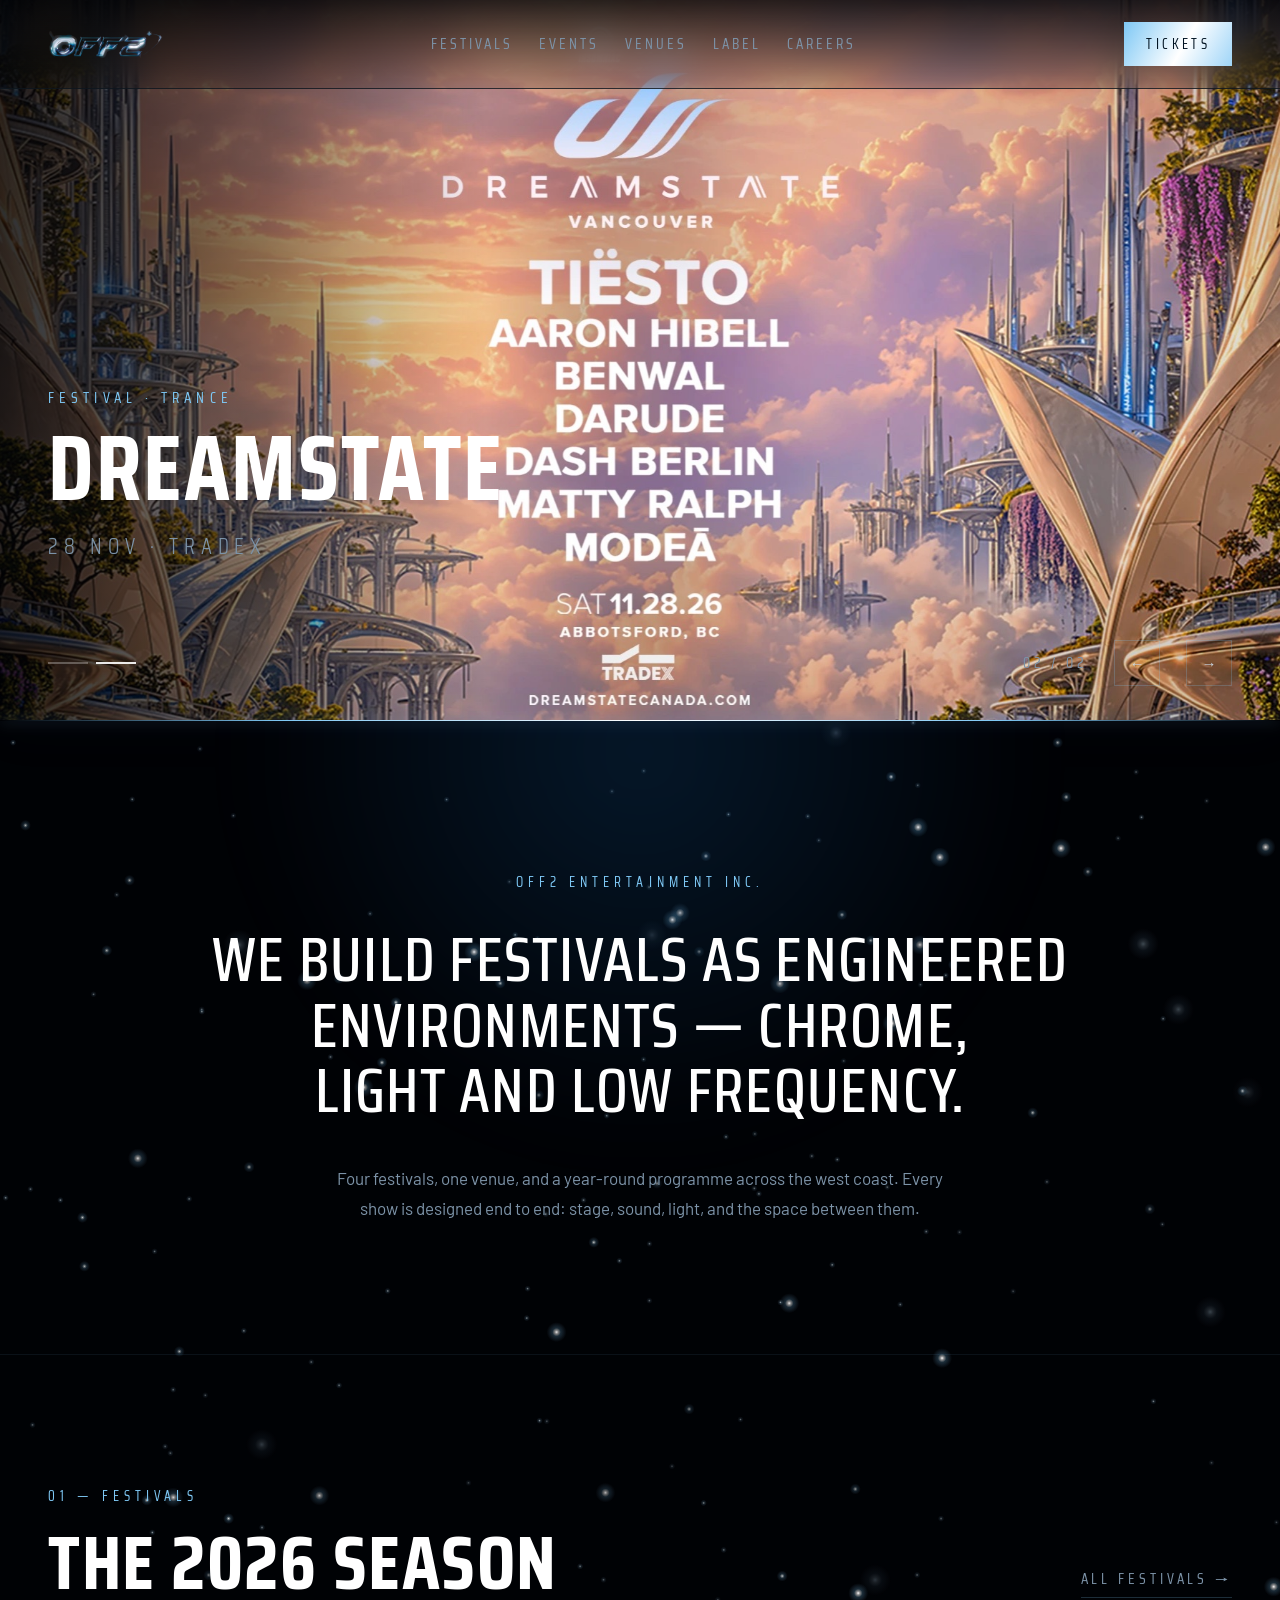
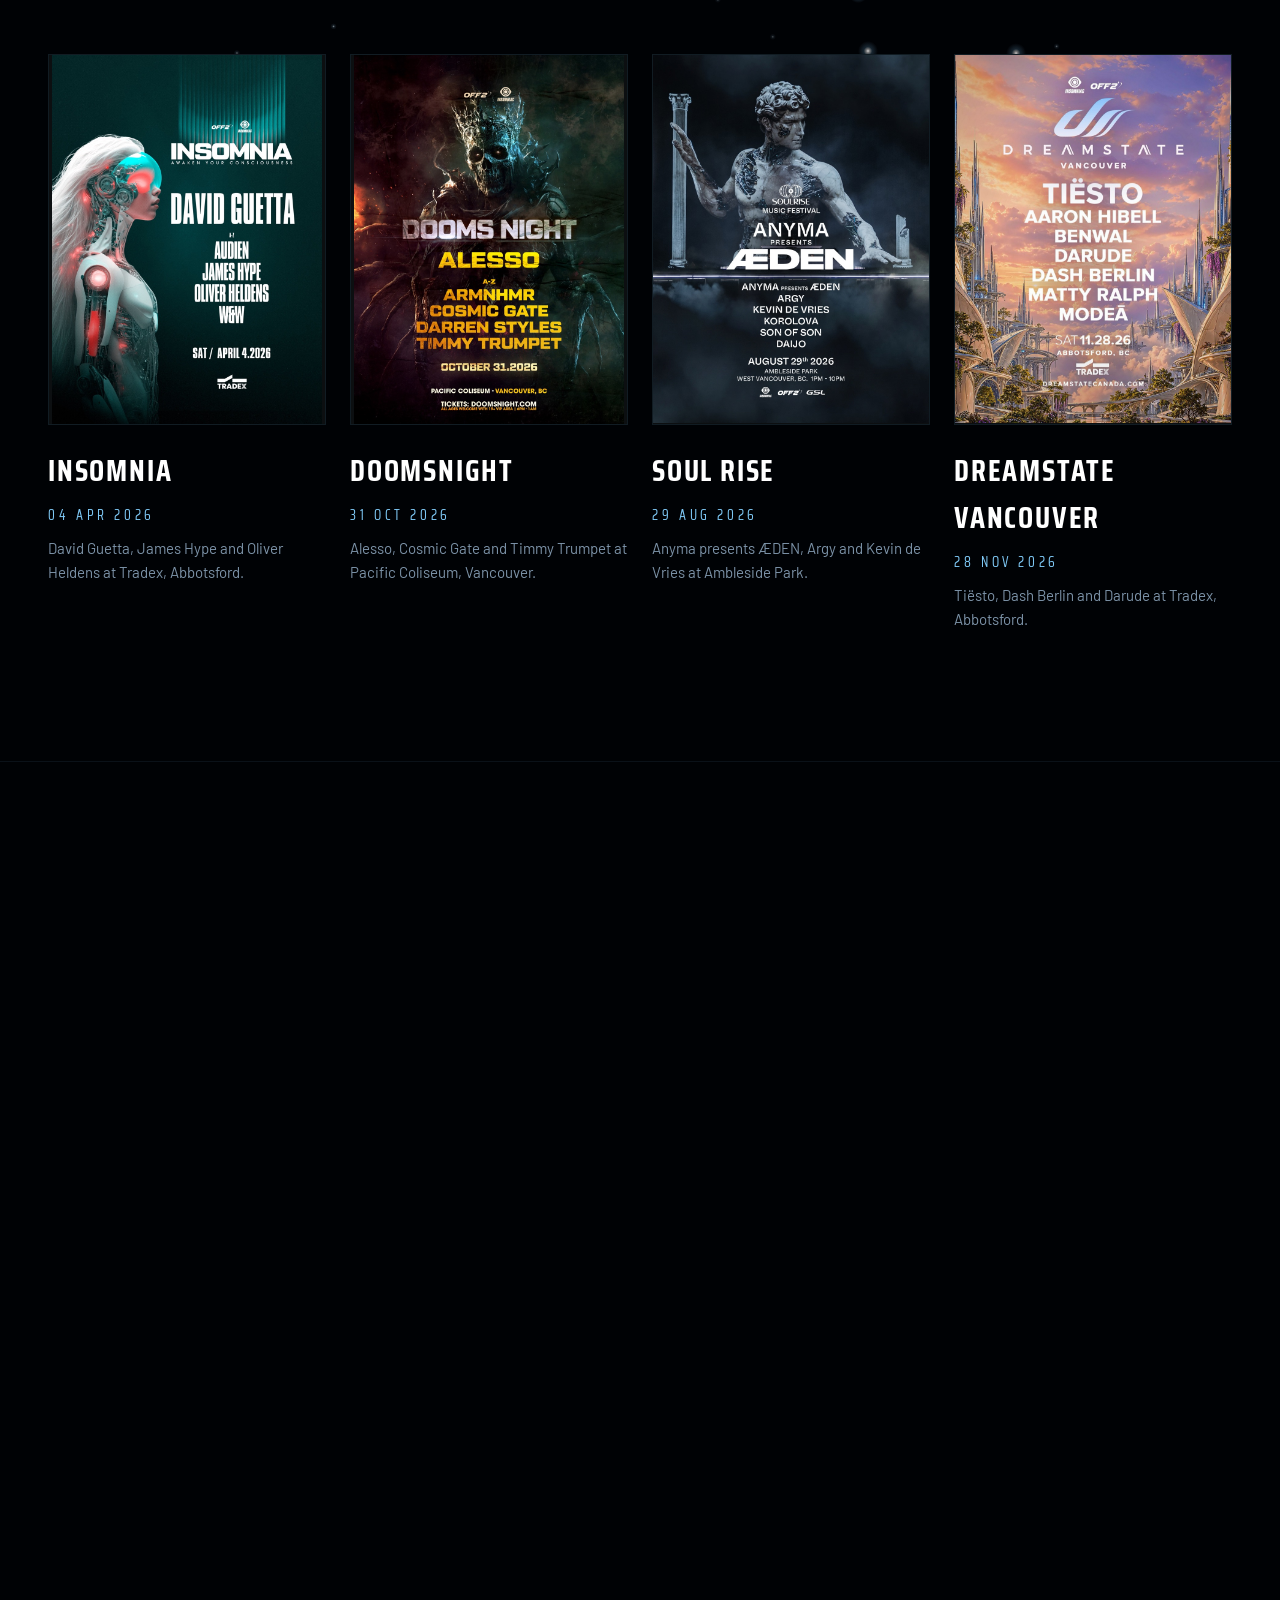
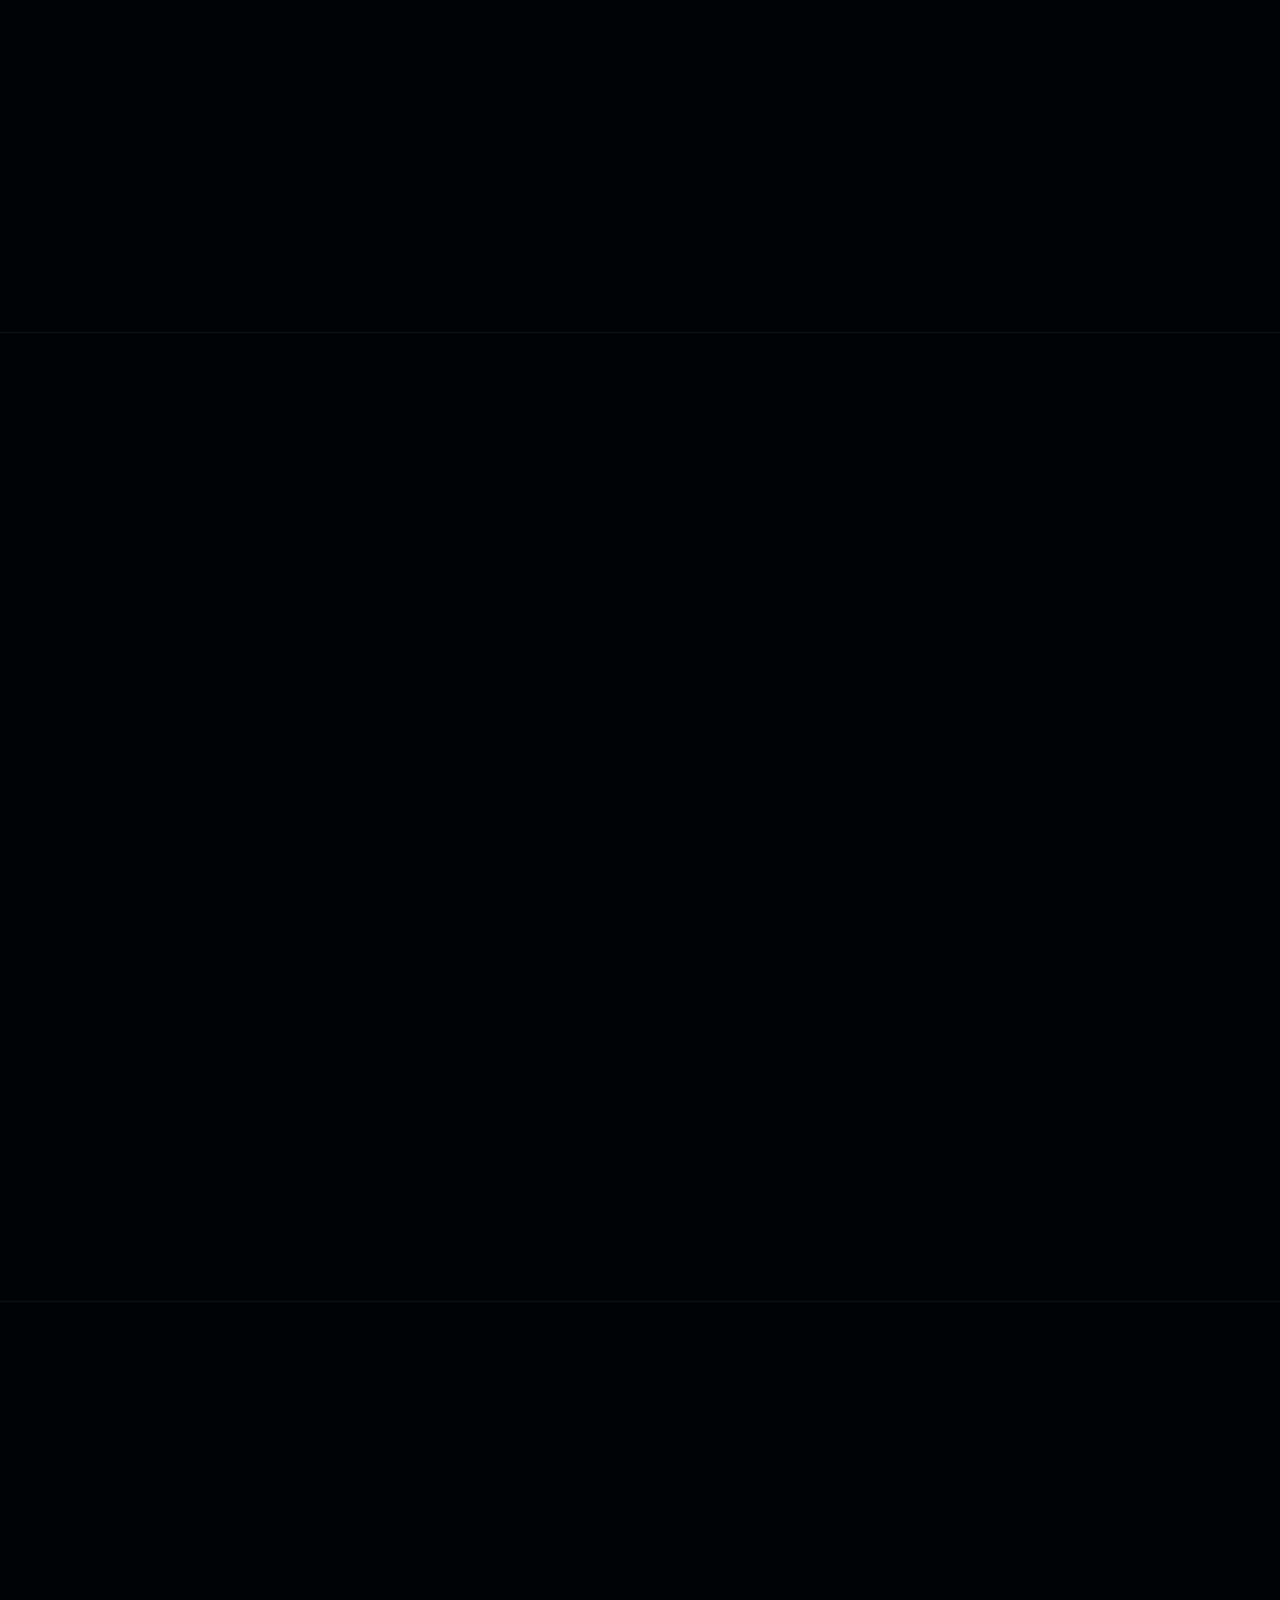
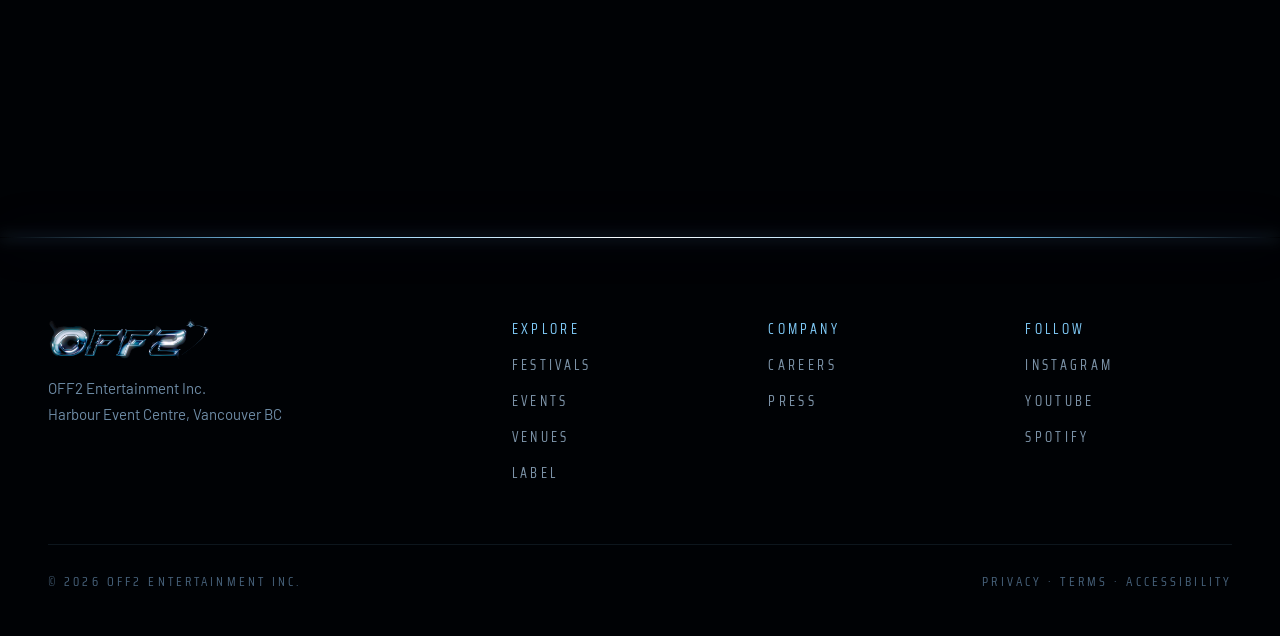
<file: index.html>
<!DOCTYPE html>
<html lang="en">
<head>
<meta charset="utf-8">
<meta name="viewport" content="width=device-width, initial-scale=1">
<title>OFF2 Entertainment — Festivals, Events &amp; the Harbour Event Centre</title>
<meta name="description" content="OFF2 Entertainment Inc. produces four festivals, a year-round event series and operates the Harbour Event Centre on the west coast.">
<link rel="preconnect" href="https://fonts.googleapis.com" />
<link rel="preconnect" href="https://fonts.gstatic.com" crossorigin="" />
<link href="https://fonts.googleapis.com/css2?family=Saira+Condensed:wght@200;300;400;500;600;700;800;900&family=Barlow:wght@300;400;500&display=swap" rel="stylesheet" />
<link rel="stylesheet" href="css/style.css">
</head>
<body>
<div class="wrap">

  <!-- ============ NAV ============ -->
  <nav class="nav" id="site-nav">
    <a href="index.html" class="nav__logo" data-cms="nav.logo" aria-label="OFF2 — home"><img src="images/off2-logo.png" alt="OFF2"></a>
    <div class="nav__links">
      <a href="festivals.html">Festivals</a>
      <a href="events.html">Events</a>
      <a href="venues.html">Venues</a>
      <a href="label.html">Label</a>
      <a href="careers.html">Careers</a>
    </div>
    <a href="events.html" class="nav__cta">Tickets</a>
    <button type="button" class="nav__toggle" id="nav-toggle" aria-label="Toggle menu" aria-expanded="false">
      <svg width="20" height="20" viewBox="0 0 24 24" fill="none" stroke="currentColor" stroke-width="2" stroke-linecap="round"><path d="M3 6h18M3 12h18M3 18h18"/></svg>
    </button>
  </nav>

  <!--
    Pinned backdrop: the starfield and the hero carousel stay stuck to the
    top of the viewport while .page-flow scrolls up over them. Everything in
    .page-flow is opaque so the hero is covered, not seen through. The beam
    sits at the top of .page-flow, so it rides up with the content.
  -->
  <div class="hero-stack">

  <!-- ============ SKY / STARFIELD BACKGROUND ============ -->
  <div class="sky" aria-hidden="true">
    <div class="sky__layer" style="animation: off2Twinkle 7s ease-in-out infinite, off2Float 46s ease-in-out infinite; background-image: radial-gradient(circle 3.2px at 41.22% 52.37%, rgba(226,244,255,0.57) 0%, rgba(226,244,255,0.31) 18%, rgba(150,214,255,0.13) 42%, rgba(150,214,255,0) 100%), radial-gradient(circle 3.2px at 47.81% 11.27%, rgba(226,244,255,0.38) 0%, rgba(226,244,255,0.21) 18%, rgba(150,214,255,0.08) 42%, rgba(150,214,255,0) 100%), radial-gradient(circle 3.2px at 42.50% 89.05%, rgba(226,244,255,0.47) 0%, rgba(226,244,255,0.26) 18%, rgba(150,214,255,0.10) 42%, rgba(150,214,255,0) 100%), radial-gradient(circle 3.2px at 63.11% 13.33%, rgba(226,244,255,0.52) 0%, rgba(226,244,255,0.29) 18%, rgba(150,214,255,0.12) 42%, rgba(150,214,255,0) 100%), radial-gradient(circle 3.2px at 13.53% 60.72%, rgba(226,244,255,0.53) 0%, rgba(226,244,255,0.29) 18%, rgba(150,214,255,0.12) 42%, rgba(150,214,255,0) 100%), radial-gradient(circle 3.2px at 48.39% 50.07%, rgba(226,244,255,0.64) 0%, rgba(226,244,255,0.35) 18%, rgba(150,214,255,0.14) 42%, rgba(150,214,255,0) 100%), radial-gradient(circle 3.2px at 21.22% 74.80%, rgba(226,244,255,0.36) 0%, rgba(226,244,255,0.20) 18%, rgba(150,214,255,0.08) 42%, rgba(150,214,255,0) 100%), radial-gradient(circle 3.2px at 41.15% 54.80%, rgba(226,244,255,0.64) 0%, rgba(226,244,255,0.35) 18%, rgba(150,214,255,0.14) 42%, rgba(150,214,255,0) 100%), radial-gradient(circle 3.2px at 95.24% 96.37%, rgba(226,244,255,0.52) 0%, rgba(226,244,255,0.29) 18%, rgba(150,214,255,0.12) 42%, rgba(150,214,255,0) 100%), radial-gradient(circle 3.2px at 47.40% 38.08%, rgba(226,244,255,0.60) 0%, rgba(226,244,255,0.33) 18%, rgba(150,214,255,0.13) 42%, rgba(150,214,255,0) 100%), radial-gradient(circle 3.2px at 11.90% 72.52%, rgba(226,244,255,0.65) 0%, rgba(226,244,255,0.36) 18%, rgba(150,214,255,0.14) 42%, rgba(150,214,255,0) 100%), radial-gradient(circle 3.2px at 33.41% 0.96%, rgba(226,244,255,0.52) 0%, rgba(226,244,255,0.28) 18%, rgba(150,214,255,0.11) 42%, rgba(150,214,255,0) 100%), radial-gradient(circle 3.2px at 56.91% 13.17%, rgba(226,244,255,0.58) 0%, rgba(226,244,255,0.32) 18%, rgba(150,214,255,0.13) 42%, rgba(150,214,255,0) 100%), radial-gradient(circle 3.2px at 70.57% 97.71%, rgba(226,244,255,0.43) 0%, rgba(226,244,255,0.23) 18%, rgba(150,214,255,0.09) 42%, rgba(150,214,255,0) 100%), radial-gradient(circle 3.2px at 16.04% 61.18%, rgba(226,244,255,0.41) 0%, rgba(226,244,255,0.23) 18%, rgba(150,214,255,0.09) 42%, rgba(150,214,255,0) 100%), radial-gradient(circle 3.2px at 71.95% 4.30%, rgba(226,244,255,0.42) 0%, rgba(226,244,255,0.23) 18%, rgba(150,214,255,0.09) 42%, rgba(150,214,255,0) 100%), radial-gradient(circle 3.2px at 90.87% 30.06%, rgba(226,244,255,0.59) 0%, rgba(226,244,255,0.32) 18%, rgba(150,214,255,0.13) 42%, rgba(150,214,255,0) 100%), radial-gradient(circle 3.2px at 58.93% 44.08%, rgba(226,244,255,0.50) 0%, rgba(226,244,255,0.27) 18%, rgba(150,214,255,0.11) 42%, rgba(150,214,255,0) 100%), radial-gradient(circle 3.2px at 32.33% 88.22%, rgba(226,244,255,0.49) 0%, rgba(226,244,255,0.27) 18%, rgba(150,214,255,0.11) 42%, rgba(150,214,255,0) 100%), radial-gradient(circle 3.2px at 55.68% 99.73%, rgba(226,244,255,0.61) 0%, rgba(226,244,255,0.34) 18%, rgba(150,214,255,0.13) 42%, rgba(150,214,255,0) 100%), radial-gradient(circle 3.2px at 84.15% 97.11%, rgba(226,244,255,0.65) 0%, rgba(226,244,255,0.36) 18%, rgba(150,214,255,0.14) 42%, rgba(150,214,255,0) 100%), radial-gradient(circle 3.2px at 9.12% 19.82%, rgba(226,244,255,0.45) 0%, rgba(226,244,255,0.25) 18%, rgba(150,214,255,0.10) 42%, rgba(150,214,255,0) 100%), radial-gradient(circle 3.2px at 20.83% 90.29%, rgba(226,244,255,0.52) 0%, rgba(226,244,255,0.28) 18%, rgba(150,214,255,0.11) 42%, rgba(150,214,255,0) 100%), radial-gradient(circle 3.2px at 71.34% 5.61%, rgba(226,244,255,0.57) 0%, rgba(226,244,255,0.31) 18%, rgba(150,214,255,0.13) 42%, rgba(150,214,255,0) 100%), radial-gradient(circle 3.2px at 89.18% 13.41%, rgba(226,244,255,0.63) 0%, rgba(226,244,255,0.34) 18%, rgba(150,214,255,0.14) 42%, rgba(150,214,255,0) 100%), radial-gradient(circle 3.2px at 39.79% 18.74%, rgba(226,244,255,0.36) 0%, rgba(226,244,255,0.20) 18%, rgba(150,214,255,0.08) 42%, rgba(150,214,255,0) 100%), radial-gradient(circle 3.2px at 15.77% 29.47%, rgba(226,244,255,0.65) 0%, rgba(226,244,255,0.36) 18%, rgba(150,214,255,0.14) 42%, rgba(150,214,255,0) 100%), radial-gradient(circle 3.2px at 26.49% 60.36%, rgba(226,244,255,0.57) 0%, rgba(226,244,255,0.32) 18%, rgba(150,214,255,0.13) 42%, rgba(150,214,255,0) 100%), radial-gradient(circle 3.2px at 10.33% 11.93%, rgba(226,244,255,0.55) 0%, rgba(226,244,255,0.30) 18%, rgba(150,214,255,0.12) 42%, rgba(150,214,255,0) 100%), radial-gradient(circle 3.2px at 65.41% 41.70%, rgba(226,244,255,0.54) 0%, rgba(226,244,255,0.30) 18%, rgba(150,214,255,0.12) 42%, rgba(150,214,255,0) 100%), radial-gradient(circle 3.2px at 32.35% 88.47%, rgba(226,244,255,0.37) 0%, rgba(226,244,255,0.20) 18%, rgba(150,214,255,0.08) 42%, rgba(150,214,255,0) 100%), radial-gradient(circle 3.2px at 56.72% 39.82%, rgba(226,244,255,0.60) 0%, rgba(226,244,255,0.33) 18%, rgba(150,214,255,0.13) 42%, rgba(150,214,255,0) 100%), radial-gradient(circle 3.2px at 71.91% 27.25%, rgba(226,244,255,0.39) 0%, rgba(226,244,255,0.21) 18%, rgba(150,214,255,0.08) 42%, rgba(150,214,255,0) 100%), radial-gradient(circle 3.2px at 63.97% 15.32%, rgba(226,244,255,0.41) 0%, rgba(226,244,255,0.23) 18%, rgba(150,214,255,0.09) 42%, rgba(150,214,255,0) 100%), radial-gradient(circle 3.2px at 59.29% 44.53%, rgba(226,244,255,0.63) 0%, rgba(226,244,255,0.35) 18%, rgba(150,214,255,0.14) 42%, rgba(150,214,255,0) 100%), radial-gradient(circle 3.2px at 13.31% 65.96%, rgba(226,244,255,0.48) 0%, rgba(226,244,255,0.26) 18%, rgba(150,214,255,0.11) 42%, rgba(150,214,255,0) 100%), radial-gradient(circle 3.2px at 71.65% 76.03%, rgba(226,244,255,0.50) 0%, rgba(226,244,255,0.27) 18%, rgba(150,214,255,0.11) 42%, rgba(150,214,255,0) 100%), radial-gradient(circle 3.2px at 22.24% 74.10%, rgba(226,244,255,0.47) 0%, rgba(226,244,255,0.26) 18%, rgba(150,214,255,0.10) 42%, rgba(150,214,255,0) 100%), radial-gradient(circle 3.2px at 1.02% 7.24%, rgba(226,244,255,0.63) 0%, rgba(226,244,255,0.35) 18%, rgba(150,214,255,0.14) 42%, rgba(150,214,255,0) 100%), radial-gradient(circle 3.2px at 7.31% 28.04%, rgba(226,244,255,0.48) 0%, rgba(226,244,255,0.26) 18%, rgba(150,214,255,0.10) 42%, rgba(150,214,255,0) 100%), radial-gradient(circle 3.2px at 28.91% 21.38%, rgba(226,244,255,0.49) 0%, rgba(226,244,255,0.27) 18%, rgba(150,214,255,0.11) 42%, rgba(150,214,255,0) 100%), radial-gradient(circle 3.2px at 90.11% 61.68%, rgba(226,244,255,0.60) 0%, rgba(226,244,255,0.33) 18%, rgba(150,214,255,0.13) 42%, rgba(150,214,255,0) 100%), radial-gradient(circle 3.2px at 12.65% 92.05%, rgba(226,244,255,0.46) 0%, rgba(226,244,255,0.25) 18%, rgba(150,214,255,0.10) 42%, rgba(150,214,255,0) 100%), radial-gradient(circle 3.2px at 42.72% 63.33%, rgba(226,244,255,0.40) 0%, rgba(226,244,255,0.22) 18%, rgba(150,214,255,0.09) 42%, rgba(150,214,255,0) 100%), radial-gradient(circle 3.2px at 72.36% 47.65%, rgba(226,244,255,0.53) 0%, rgba(226,244,255,0.29) 18%, rgba(150,214,255,0.12) 42%, rgba(150,214,255,0) 100%), radial-gradient(circle 3.2px at 99.72% 71.68%, rgba(226,244,255,0.34) 0%, rgba(226,244,255,0.19) 18%, rgba(150,214,255,0.07) 42%, rgba(150,214,255,0) 100%), radial-gradient(circle 3.2px at 18.23% 13.28%, rgba(226,244,255,0.43) 0%, rgba(226,244,255,0.23) 18%, rgba(150,214,255,0.09) 42%, rgba(150,214,255,0) 100%), radial-gradient(circle 3.2px at 74.96% 47.70%, rgba(226,244,255,0.39) 0%, rgba(226,244,255,0.21) 18%, rgba(150,214,255,0.09) 42%, rgba(150,214,255,0) 100%), radial-gradient(circle 3.2px at 36.60% 68.42%, rgba(226,244,255,0.35) 0%, rgba(226,244,255,0.19) 18%, rgba(150,214,255,0.08) 42%, rgba(150,214,255,0) 100%), radial-gradient(circle 3.2px at 0.44% 44.86%, rgba(226,244,255,0.63) 0%, rgba(226,244,255,0.35) 18%, rgba(150,214,255,0.14) 42%, rgba(150,214,255,0) 100%), radial-gradient(circle 3.2px at 62.03% 3.39%, rgba(226,244,255,0.40) 0%, rgba(226,244,255,0.22) 18%, rgba(150,214,255,0.09) 42%, rgba(150,214,255,0) 100%), radial-gradient(circle 3.2px at 52.50% 67.05%, rgba(226,244,255,0.35) 0%, rgba(226,244,255,0.19) 18%, rgba(150,214,255,0.08) 42%, rgba(150,214,255,0) 100%), radial-gradient(circle 3.2px at 50.74% 48.66%, rgba(226,244,255,0.52) 0%, rgba(226,244,255,0.29) 18%, rgba(150,214,255,0.11) 42%, rgba(150,214,255,0) 100%), radial-gradient(circle 3.2px at 81.79% 43.54%, rgba(226,244,255,0.46) 0%, rgba(226,244,255,0.25) 18%, rgba(150,214,255,0.10) 42%, rgba(150,214,255,0) 100%), radial-gradient(circle 3.2px at 26.06% 80.28%, rgba(226,244,255,0.55) 0%, rgba(226,244,255,0.30) 18%, rgba(150,214,255,0.12) 42%, rgba(150,214,255,0) 100%), radial-gradient(circle 3.2px at 73.52% 71.37%, rgba(226,244,255,0.49) 0%, rgba(226,244,255,0.27) 18%, rgba(150,214,255,0.11) 42%, rgba(150,214,255,0) 100%), radial-gradient(circle 3.2px at 67.37% 88.82%, rgba(226,244,255,0.34) 0%, rgba(226,244,255,0.19) 18%, rgba(150,214,255,0.08) 42%, rgba(150,214,255,0) 100%), radial-gradient(circle 3.2px at 45.32% 75.32%, rgba(226,244,255,0.59) 0%, rgba(226,244,255,0.32) 18%, rgba(150,214,255,0.13) 42%, rgba(150,214,255,0) 100%), radial-gradient(circle 3.2px at 63.98% 3.64%, rgba(226,244,255,0.50) 0%, rgba(226,244,255,0.27) 18%, rgba(150,214,255,0.11) 42%, rgba(150,214,255,0) 100%), radial-gradient(circle 3.2px at 82.55% 81.93%, rgba(226,244,255,0.43) 0%, rgba(226,244,255,0.24) 18%, rgba(150,214,255,0.09) 42%, rgba(150,214,255,0) 100%), radial-gradient(circle 3.2px at 34.89% 11.95%, rgba(226,244,255,0.49) 0%, rgba(226,244,255,0.27) 18%, rgba(150,214,255,0.11) 42%, rgba(150,214,255,0) 100%), radial-gradient(circle 3.2px at 47.15% 76.43%, rgba(226,244,255,0.46) 0%, rgba(226,244,255,0.25) 18%, rgba(150,214,255,0.10) 42%, rgba(150,214,255,0) 100%), radial-gradient(circle 3.2px at 56.08% 78.08%, rgba(226,244,255,0.37) 0%, rgba(226,244,255,0.21) 18%, rgba(150,214,255,0.08) 42%, rgba(150,214,255,0) 100%), radial-gradient(circle 3.2px at 45.59% 45.05%, rgba(226,244,255,0.59) 0%, rgba(226,244,255,0.33) 18%, rgba(150,214,255,0.13) 42%, rgba(150,214,255,0) 100%), radial-gradient(circle 3.2px at 69.32% 43.98%, rgba(226,244,255,0.49) 0%, rgba(226,244,255,0.27) 18%, rgba(150,214,255,0.11) 42%, rgba(150,214,255,0) 100%), radial-gradient(circle 3.2px at 90.81% 47.05%, rgba(226,244,255,0.43) 0%, rgba(226,244,255,0.24) 18%, rgba(150,214,255,0.09) 42%, rgba(150,214,255,0) 100%), radial-gradient(circle 3.2px at 2.38% 44.14%, rgba(226,244,255,0.52) 0%, rgba(226,244,255,0.29) 18%, rgba(150,214,255,0.11) 42%, rgba(150,214,255,0) 100%), radial-gradient(circle 3.2px at 14.78% 44.95%, rgba(226,244,255,0.58) 0%, rgba(226,244,255,0.32) 18%, rgba(150,214,255,0.13) 42%, rgba(150,214,255,0) 100%), radial-gradient(circle 3.2px at 4.72% 45.05%, rgba(226,244,255,0.65) 0%, rgba(226,244,255,0.36) 18%, rgba(150,214,255,0.14) 42%, rgba(150,214,255,0) 100%), radial-gradient(circle 3.2px at 57.85% 63.18%, rgba(226,244,255,0.43) 0%, rgba(226,244,255,0.23) 18%, rgba(150,214,255,0.09) 42%, rgba(150,214,255,0) 100%), radial-gradient(circle 3.2px at 50.29% 9.58%, rgba(226,244,255,0.43) 0%, rgba(226,244,255,0.24) 18%, rgba(150,214,255,0.09) 42%, rgba(150,214,255,0) 100%), radial-gradient(circle 3.2px at 94.27% 12.06%, rgba(226,244,255,0.38) 0%, rgba(226,244,255,0.21) 18%, rgba(150,214,255,0.08) 42%, rgba(150,214,255,0) 100%), radial-gradient(circle 3.2px at 59.52% 98.08%, rgba(226,244,255,0.47) 0%, rgba(226,244,255,0.26) 18%, rgba(150,214,255,0.10) 42%, rgba(150,214,255,0) 100%), radial-gradient(circle 3.2px at 73.89% 26.47%, rgba(226,244,255,0.56) 0%, rgba(226,244,255,0.31) 18%, rgba(150,214,255,0.12) 42%, rgba(150,214,255,0) 100%), radial-gradient(circle 3.2px at 12.90% 65.41%, rgba(226,244,255,0.48) 0%, rgba(226,244,255,0.26) 18%, rgba(150,214,255,0.11) 42%, rgba(150,214,255,0) 100%), radial-gradient(circle 3.2px at 85.84% 99.47%, rgba(226,244,255,0.35) 0%, rgba(226,244,255,0.19) 18%, rgba(150,214,255,0.08) 42%, rgba(150,214,255,0) 100%), radial-gradient(circle 3.2px at 36.34% 87.98%, rgba(226,244,255,0.37) 0%, rgba(226,244,255,0.21) 18%, rgba(150,214,255,0.08) 42%, rgba(150,214,255,0) 100%), radial-gradient(circle 3.2px at 18.51% 82.48%, rgba(226,244,255,0.46) 0%, rgba(226,244,255,0.26) 18%, rgba(150,214,255,0.10) 42%, rgba(150,214,255,0) 100%), radial-gradient(circle 3.2px at 50.71% 19.18%, rgba(226,244,255,0.51) 0%, rgba(226,244,255,0.28) 18%, rgba(150,214,255,0.11) 42%, rgba(150,214,255,0) 100%), radial-gradient(circle 3.2px at 40.25% 23.13%, rgba(226,244,255,0.65) 0%, rgba(226,244,255,0.36) 18%, rgba(150,214,255,0.14) 42%, rgba(150,214,255,0) 100%), radial-gradient(circle 3.2px at 14.96% 3.80%, rgba(226,244,255,0.44) 0%, rgba(226,244,255,0.24) 18%, rgba(150,214,255,0.10) 42%, rgba(150,214,255,0) 100%), radial-gradient(circle 3.2px at 42.63% 46.21%, rgba(226,244,255,0.65) 0%, rgba(226,244,255,0.36) 18%, rgba(150,214,255,0.14) 42%, rgba(150,214,255,0) 100%), radial-gradient(circle 3.2px at 24.32% 58.43%, rgba(226,244,255,0.51) 0%, rgba(226,244,255,0.28) 18%, rgba(150,214,255,0.11) 42%, rgba(150,214,255,0) 100%), radial-gradient(circle 3.2px at 13.45% 1.98%, rgba(226,244,255,0.57) 0%, rgba(226,244,255,0.32) 18%, rgba(150,214,255,0.13) 42%, rgba(150,214,255,0) 100%), radial-gradient(circle 3.2px at 71.70% 10.77%, rgba(226,244,255,0.45) 0%, rgba(226,244,255,0.25) 18%, rgba(150,214,255,0.10) 42%, rgba(150,214,255,0) 100%), radial-gradient(circle 3.2px at 42.15% 63.28%, rgba(226,244,255,0.66) 0%, rgba(226,244,255,0.36) 18%, rgba(150,214,255,0.14) 42%, rgba(150,214,255,0) 100%), radial-gradient(circle 3.2px at 88.76% 9.67%, rgba(226,244,255,0.45) 0%, rgba(226,244,255,0.25) 18%, rgba(150,214,255,0.10) 42%, rgba(150,214,255,0) 100%), radial-gradient(circle 3.2px at 58.97% 39.58%, rgba(226,244,255,0.44) 0%, rgba(226,244,255,0.24) 18%, rgba(150,214,255,0.10) 42%, rgba(150,214,255,0) 100%), radial-gradient(circle 3.2px at 65.02% 50.40%, rgba(226,244,255,0.64) 0%, rgba(226,244,255,0.35) 18%, rgba(150,214,255,0.14) 42%, rgba(150,214,255,0) 100%), radial-gradient(circle 3.2px at 60.37% 81.14%, rgba(226,244,255,0.37) 0%, rgba(226,244,255,0.20) 18%, rgba(150,214,255,0.08) 42%, rgba(150,214,255,0) 100%), radial-gradient(circle 3.2px at 15.58% 92.71%, rgba(226,244,255,0.51) 0%, rgba(226,244,255,0.28) 18%, rgba(150,214,255,0.11) 42%, rgba(150,214,255,0) 100%), radial-gradient(circle 3.2px at 60.97% 53.50%, rgba(226,244,255,0.65) 0%, rgba(226,244,255,0.36) 18%, rgba(150,214,255,0.14) 42%, rgba(150,214,255,0) 100%), radial-gradient(circle 3.2px at 38.38% 31.61%, rgba(226,244,255,0.62) 0%, rgba(226,244,255,0.34) 18%, rgba(150,214,255,0.14) 42%, rgba(150,214,255,0) 100%), radial-gradient(circle 3.2px at 79.15% 52.59%, rgba(226,244,255,0.36) 0%, rgba(226,244,255,0.20) 18%, rgba(150,214,255,0.08) 42%, rgba(150,214,255,0) 100%), radial-gradient(circle 3.2px at 70.33% 53.68%, rgba(226,244,255,0.53) 0%, rgba(226,244,255,0.29) 18%, rgba(150,214,255,0.12) 42%, rgba(150,214,255,0) 100%), radial-gradient(circle 3.2px at 25.82% 33.22%, rgba(226,244,255,0.55) 0%, rgba(226,244,255,0.30) 18%, rgba(150,214,255,0.12) 42%, rgba(150,214,255,0) 100%), radial-gradient(circle 3.2px at 54.97% 70.08%, rgba(226,244,255,0.65) 0%, rgba(226,244,255,0.36) 18%, rgba(150,214,255,0.14) 42%, rgba(150,214,255,0) 100%), radial-gradient(circle 3.2px at 56.54% 73.96%, rgba(226,244,255,0.54) 0%, rgba(226,244,255,0.30) 18%, rgba(150,214,255,0.12) 42%, rgba(150,214,255,0) 100%), radial-gradient(circle 3.2px at 15.62% 7.76%, rgba(226,244,255,0.44) 0%, rgba(226,244,255,0.24) 18%, rgba(150,214,255,0.10) 42%, rgba(150,214,255,0) 100%), radial-gradient(circle 3.2px at 34.17% 87.74%, rgba(226,244,255,0.54) 0%, rgba(226,244,255,0.30) 18%, rgba(150,214,255,0.12) 42%, rgba(150,214,255,0) 100%), radial-gradient(circle 3.2px at 63.42% 41.41%, rgba(226,244,255,0.51) 0%, rgba(226,244,255,0.28) 18%, rgba(150,214,255,0.11) 42%, rgba(150,214,255,0) 100%), radial-gradient(circle 3.2px at 19.05% 55.85%, rgba(226,244,255,0.63) 0%, rgba(226,244,255,0.34) 18%, rgba(150,214,255,0.14) 42%, rgba(150,214,255,0) 100%), radial-gradient(circle 3.2px at 84.97% 82.86%, rgba(226,244,255,0.65) 0%, rgba(226,244,255,0.36) 18%, rgba(150,214,255,0.14) 42%, rgba(150,214,255,0) 100%), radial-gradient(circle 3.2px at 20.47% 72.11%, rgba(226,244,255,0.58) 0%, rgba(226,244,255,0.32) 18%, rgba(150,214,255,0.13) 42%, rgba(150,214,255,0) 100%), radial-gradient(circle 3.2px at 2.54% 63.63%, rgba(226,244,255,0.51) 0%, rgba(226,244,255,0.28) 18%, rgba(150,214,255,0.11) 42%, rgba(150,214,255,0) 100%), radial-gradient(circle 3.2px at 79.43% 95.00%, rgba(226,244,255,0.38) 0%, rgba(226,244,255,0.21) 18%, rgba(150,214,255,0.08) 42%, rgba(150,214,255,0) 100%), radial-gradient(circle 3.2px at 71.74% 93.27%, rgba(226,244,255,0.44) 0%, rgba(226,244,255,0.24) 18%, rgba(150,214,255,0.10) 42%, rgba(150,214,255,0) 100%), radial-gradient(circle 3.2px at 50.28% 33.42%, rgba(226,244,255,0.49) 0%, rgba(226,244,255,0.27) 18%, rgba(150,214,255,0.11) 42%, rgba(150,214,255,0) 100%), radial-gradient(circle 3.2px at 87.01% 0.81%, rgba(226,244,255,0.44) 0%, rgba(226,244,255,0.24) 18%, rgba(150,214,255,0.10) 42%, rgba(150,214,255,0) 100%), radial-gradient(circle 3.2px at 40.04% 26.79%, rgba(226,244,255,0.52) 0%, rgba(226,244,255,0.29) 18%, rgba(150,214,255,0.11) 42%, rgba(150,214,255,0) 100%), radial-gradient(circle 3.2px at 12.08% 49.29%, rgba(226,244,255,0.49) 0%, rgba(226,244,255,0.27) 18%, rgba(150,214,255,0.11) 42%, rgba(150,214,255,0) 100%), radial-gradient(circle 3.2px at 65.91% 33.55%, rgba(226,244,255,0.37) 0%, rgba(226,244,255,0.21) 18%, rgba(150,214,255,0.08) 42%, rgba(150,214,255,0) 100%), radial-gradient(circle 3.2px at 41.99% 23.42%, rgba(226,244,255,0.46) 0%, rgba(226,244,255,0.25) 18%, rgba(150,214,255,0.10) 42%, rgba(150,214,255,0) 100%), radial-gradient(circle 3.2px at 30.29% 52.56%, rgba(226,244,255,0.66) 0%, rgba(226,244,255,0.36) 18%, rgba(150,214,255,0.14) 42%, rgba(150,214,255,0) 100%), radial-gradient(circle 3.2px at 94.65% 66.76%, rgba(226,244,255,0.35) 0%, rgba(226,244,255,0.19) 18%, rgba(150,214,255,0.08) 42%, rgba(150,214,255,0) 100%), radial-gradient(circle 3.2px at 50.73% 53.36%, rgba(226,244,255,0.46) 0%, rgba(226,244,255,0.25) 18%, rgba(150,214,255,0.10) 42%, rgba(150,214,255,0) 100%), radial-gradient(circle 3.2px at 87.35% 15.15%, rgba(226,244,255,0.45) 0%, rgba(226,244,255,0.24) 18%, rgba(150,214,255,0.10) 42%, rgba(150,214,255,0) 100%), radial-gradient(circle 3.2px at 15.76% 29.29%, rgba(226,244,255,0.41) 0%, rgba(226,244,255,0.23) 18%, rgba(150,214,255,0.09) 42%, rgba(150,214,255,0) 100%);"></div>
    <div class="sky__layer" style="animation: off2Twinkle 5.2s ease-in-out infinite reverse, off2Float 34s ease-in-out infinite; background-image: radial-gradient(circle 5.5px at 30.93% 28.71%, rgba(236,249,255,0.87) 0%, rgba(236,249,255,0.48) 18%, rgba(126,200,245,0.19) 42%, rgba(126,200,245,0) 100%), radial-gradient(circle 5.5px at 51.33% 43.67%, rgba(236,249,255,0.59) 0%, rgba(236,249,255,0.32) 18%, rgba(126,200,245,0.13) 42%, rgba(126,200,245,0) 100%), radial-gradient(circle 5.5px at 39.08% 27.13%, rgba(236,249,255,0.78) 0%, rgba(236,249,255,0.43) 18%, rgba(126,200,245,0.17) 42%, rgba(126,200,245,0) 100%), radial-gradient(circle 5.5px at 55.15% 16.62%, rgba(236,249,255,0.75) 0%, rgba(236,249,255,0.41) 18%, rgba(126,200,245,0.16) 42%, rgba(126,200,245,0) 100%), radial-gradient(circle 5.5px at 80.68% 37.83%, rgba(236,249,255,0.75) 0%, rgba(236,249,255,0.41) 18%, rgba(126,200,245,0.16) 42%, rgba(126,200,245,0) 100%), radial-gradient(circle 5.5px at 10.29% 86.78%, rgba(236,249,255,0.71) 0%, rgba(236,249,255,0.39) 18%, rgba(126,200,245,0.16) 42%, rgba(126,200,245,0) 100%), radial-gradient(circle 5.5px at 46.39% 48.54%, rgba(236,249,255,0.81) 0%, rgba(236,249,255,0.44) 18%, rgba(126,200,245,0.18) 42%, rgba(126,200,245,0) 100%), radial-gradient(circle 5.5px at 10.12% 18.62%, rgba(236,249,255,0.68) 0%, rgba(236,249,255,0.37) 18%, rgba(126,200,245,0.15) 42%, rgba(126,200,245,0) 100%), radial-gradient(circle 5.5px at 77.45% 90.46%, rgba(236,249,255,0.79) 0%, rgba(236,249,255,0.43) 18%, rgba(126,200,245,0.17) 42%, rgba(126,200,245,0) 100%), radial-gradient(circle 5.5px at 54.62% 24.52%, rgba(236,249,255,0.50) 0%, rgba(236,249,255,0.28) 18%, rgba(126,200,245,0.11) 42%, rgba(126,200,245,0) 100%), radial-gradient(circle 5.5px at 61.11% 76.12%, rgba(236,249,255,0.83) 0%, rgba(236,249,255,0.46) 18%, rgba(126,200,245,0.18) 42%, rgba(126,200,245,0) 100%), radial-gradient(circle 5.5px at 67.14% 99.36%, rgba(236,249,255,0.88) 0%, rgba(236,249,255,0.48) 18%, rgba(126,200,245,0.19) 42%, rgba(126,200,245,0) 100%), radial-gradient(circle 5.5px at 89.83% 45.79%, rgba(236,249,255,0.56) 0%, rgba(236,249,255,0.31) 18%, rgba(126,200,245,0.12) 42%, rgba(126,200,245,0) 100%), radial-gradient(circle 5.5px at 66.82% 68.93%, rgba(236,249,255,0.66) 0%, rgba(236,249,255,0.36) 18%, rgba(126,200,245,0.15) 42%, rgba(126,200,245,0) 100%), radial-gradient(circle 5.5px at 21.45% 97.30%, rgba(236,249,255,0.64) 0%, rgba(236,249,255,0.35) 18%, rgba(126,200,245,0.14) 42%, rgba(126,200,245,0) 100%), radial-gradient(circle 5.5px at 42.10% 36.37%, rgba(236,249,255,0.50) 0%, rgba(236,249,255,0.28) 18%, rgba(126,200,245,0.11) 42%, rgba(126,200,245,0) 100%), radial-gradient(circle 5.5px at 3.33% 4.65%, rgba(236,249,255,0.72) 0%, rgba(236,249,255,0.39) 18%, rgba(126,200,245,0.16) 42%, rgba(126,200,245,0) 100%), radial-gradient(circle 5.5px at 68.03% 23.59%, rgba(236,249,255,0.66) 0%, rgba(236,249,255,0.36) 18%, rgba(126,200,245,0.14) 42%, rgba(126,200,245,0) 100%), radial-gradient(circle 5.5px at 69.62% 10.07%, rgba(236,249,255,0.87) 0%, rgba(236,249,255,0.48) 18%, rgba(126,200,245,0.19) 42%, rgba(126,200,245,0) 100%), radial-gradient(circle 5.5px at 39.97% 93.59%, rgba(236,249,255,0.71) 0%, rgba(236,249,255,0.39) 18%, rgba(126,200,245,0.16) 42%, rgba(126,200,245,0) 100%), radial-gradient(circle 5.5px at 6.44% 46.49%, rgba(236,249,255,0.79) 0%, rgba(236,249,255,0.43) 18%, rgba(126,200,245,0.17) 42%, rgba(126,200,245,0) 100%), radial-gradient(circle 5.5px at 34.33% 98.53%, rgba(236,249,255,0.82) 0%, rgba(236,249,255,0.45) 18%, rgba(126,200,245,0.18) 42%, rgba(126,200,245,0) 100%), radial-gradient(circle 5.5px at 8.29% 93.80%, rgba(236,249,255,0.50) 0%, rgba(236,249,255,0.28) 18%, rgba(126,200,245,0.11) 42%, rgba(126,200,245,0) 100%), radial-gradient(circle 5.5px at 82.63% 7.24%, rgba(236,249,255,0.71) 0%, rgba(236,249,255,0.39) 18%, rgba(126,200,245,0.16) 42%, rgba(126,200,245,0) 100%), radial-gradient(circle 5.5px at 29.84% 33.68%, rgba(236,249,255,0.81) 0%, rgba(236,249,255,0.45) 18%, rgba(126,200,245,0.18) 42%, rgba(126,200,245,0) 100%), radial-gradient(circle 5.5px at 74.48% 25.60%, rgba(236,249,255,0.82) 0%, rgba(236,249,255,0.45) 18%, rgba(126,200,245,0.18) 42%, rgba(126,200,245,0) 100%), radial-gradient(circle 5.5px at 49.59% 99.77%, rgba(236,249,255,0.67) 0%, rgba(236,249,255,0.37) 18%, rgba(126,200,245,0.15) 42%, rgba(126,200,245,0) 100%), radial-gradient(circle 5.5px at 20.77% 88.61%, rgba(236,249,255,0.58) 0%, rgba(236,249,255,0.32) 18%, rgba(126,200,245,0.13) 42%, rgba(126,200,245,0) 100%), radial-gradient(circle 5.5px at 17.86% 71.37%, rgba(236,249,255,0.87) 0%, rgba(236,249,255,0.48) 18%, rgba(126,200,245,0.19) 42%, rgba(126,200,245,0) 100%), radial-gradient(circle 5.5px at 83.30% 11.74%, rgba(236,249,255,0.76) 0%, rgba(236,249,255,0.42) 18%, rgba(126,200,245,0.17) 42%, rgba(126,200,245,0) 100%), radial-gradient(circle 5.5px at 11.47% 69.85%, rgba(236,249,255,0.81) 0%, rgba(236,249,255,0.45) 18%, rgba(126,200,245,0.18) 42%, rgba(126,200,245,0) 100%), radial-gradient(circle 5.5px at 26.48% 26.73%, rgba(236,249,255,0.86) 0%, rgba(236,249,255,0.47) 18%, rgba(126,200,245,0.19) 42%, rgba(126,200,245,0) 100%), radial-gradient(circle 5.5px at 33.09% 88.62%, rgba(236,249,255,0.80) 0%, rgba(236,249,255,0.44) 18%, rgba(126,200,245,0.18) 42%, rgba(126,200,245,0) 100%), radial-gradient(circle 5.5px at 16.31% 76.04%, rgba(236,249,255,0.51) 0%, rgba(236,249,255,0.28) 18%, rgba(126,200,245,0.11) 42%, rgba(126,200,245,0) 100%), radial-gradient(circle 5.5px at 8.34% 24.42%, rgba(236,249,255,0.71) 0%, rgba(236,249,255,0.39) 18%, rgba(126,200,245,0.16) 42%, rgba(126,200,245,0) 100%), radial-gradient(circle 5.5px at 1.99% 14.08%, rgba(236,249,255,0.73) 0%, rgba(236,249,255,0.40) 18%, rgba(126,200,245,0.16) 42%, rgba(126,200,245,0) 100%), radial-gradient(circle 5.5px at 53.84% 62.32%, rgba(236,249,255,0.61) 0%, rgba(236,249,255,0.33) 18%, rgba(126,200,245,0.13) 42%, rgba(126,200,245,0) 100%), radial-gradient(circle 5.5px at 84.99% 17.91%, rgba(236,249,255,0.64) 0%, rgba(236,249,255,0.35) 18%, rgba(126,200,245,0.14) 42%, rgba(126,200,245,0) 100%), radial-gradient(circle 5.5px at 14.01% 57.56%, rgba(236,249,255,0.73) 0%, rgba(236,249,255,0.40) 18%, rgba(126,200,245,0.16) 42%, rgba(126,200,245,0) 100%), radial-gradient(circle 5.5px at 6.60% 50.52%, rgba(236,249,255,0.74) 0%, rgba(236,249,255,0.41) 18%, rgba(126,200,245,0.16) 42%, rgba(126,200,245,0) 100%), radial-gradient(circle 5.5px at 65.78% 21.47%, rgba(236,249,255,0.70) 0%, rgba(236,249,255,0.38) 18%, rgba(126,200,245,0.15) 42%, rgba(126,200,245,0) 100%), radial-gradient(circle 5.5px at 28.00% 75.40%, rgba(236,249,255,0.77) 0%, rgba(236,249,255,0.42) 18%, rgba(126,200,245,0.17) 42%, rgba(126,200,245,0) 100%), radial-gradient(circle 5.5px at 19.46% 42.32%, rgba(236,249,255,0.67) 0%, rgba(236,249,255,0.37) 18%, rgba(126,200,245,0.15) 42%, rgba(126,200,245,0) 100%), radial-gradient(circle 5.5px at 97.07% 36.03%, rgba(236,249,255,0.75) 0%, rgba(236,249,255,0.41) 18%, rgba(126,200,245,0.16) 42%, rgba(126,200,245,0) 100%);"></div>
    <div class="sky__layer" style="animation: off2Twinkle 3.6s ease-in-out infinite, off2Float 26s ease-in-out infinite; background-image: radial-gradient(circle 10px at 53.13% 21.31%, rgba(255,255,255,0.75) 0%, rgba(255,255,255,0.41) 18%, rgba(126,200,245,0.16) 42%, rgba(126,200,245,0) 100%), radial-gradient(circle 10px at 82.89% 15.97%, rgba(255,255,255,0.96) 0%, rgba(255,255,255,0.53) 18%, rgba(126,200,245,0.21) 42%, rgba(126,200,245,0) 100%), radial-gradient(circle 10px at 71.73% 14.23%, rgba(255,255,255,0.94) 0%, rgba(255,255,255,0.52) 18%, rgba(126,200,245,0.21) 42%, rgba(126,200,245,0) 100%), radial-gradient(circle 10px at 28.42% 35.73%, rgba(255,255,255,0.86) 0%, rgba(255,255,255,0.47) 18%, rgba(126,200,245,0.19) 42%, rgba(126,200,245,0) 100%), radial-gradient(circle 10px at 78.40% 2.19%, rgba(255,255,255,1.00) 0%, rgba(255,255,255,0.55) 18%, rgba(126,200,245,0.22) 42%, rgba(126,200,245,0) 100%), radial-gradient(circle 10px at 73.43% 16.72%, rgba(255,255,255,0.94) 0%, rgba(255,255,255,0.52) 18%, rgba(126,200,245,0.21) 42%, rgba(126,200,245,0) 100%), radial-gradient(circle 10px at 99.51% 77.00%, rgba(255,255,255,0.95) 0%, rgba(255,255,255,0.52) 18%, rgba(126,200,245,0.21) 42%, rgba(126,200,245,0) 100%), radial-gradient(circle 10px at 67.81% 82.31%, rgba(255,255,255,0.82) 0%, rgba(255,255,255,0.45) 18%, rgba(126,200,245,0.18) 42%, rgba(126,200,245,0) 100%), radial-gradient(circle 10px at 73.60% 58.11%, rgba(255,255,255,0.98) 0%, rgba(255,255,255,0.54) 18%, rgba(126,200,245,0.22) 42%, rgba(126,200,245,0) 100%), radial-gradient(circle 10px at 37.04% 24.54%, rgba(255,255,255,0.93) 0%, rgba(255,255,255,0.51) 18%, rgba(126,200,245,0.20) 42%, rgba(126,200,245,0) 100%), radial-gradient(circle 10px at 41.17% 93.40%, rgba(255,255,255,0.73) 0%, rgba(255,255,255,0.40) 18%, rgba(126,200,245,0.16) 42%, rgba(126,200,245,0) 100%), radial-gradient(circle 10px at 13.54% 69.62%, rgba(255,255,255,0.83) 0%, rgba(255,255,255,0.46) 18%, rgba(126,200,245,0.18) 42%, rgba(126,200,245,0) 100%), radial-gradient(circle 10px at 69.70% 30.44%, rgba(255,255,255,0.85) 0%, rgba(255,255,255,0.47) 18%, rgba(126,200,245,0.19) 42%, rgba(126,200,245,0) 100%), radial-gradient(circle 10px at 43.48% 55.96%, rgba(255,255,255,0.89) 0%, rgba(255,255,255,0.49) 18%, rgba(126,200,245,0.20) 42%, rgba(126,200,245,0) 100%), radial-gradient(circle 10px at 23.98% 26.90%, rgba(255,255,255,0.80) 0%, rgba(255,255,255,0.44) 18%, rgba(126,200,245,0.18) 42%, rgba(126,200,245,0) 100%), radial-gradient(circle 10px at 98.88% 15.88%, rgba(255,255,255,0.88) 0%, rgba(255,255,255,0.48) 18%, rgba(126,200,245,0.19) 42%, rgba(126,200,245,0) 100%), radial-gradient(circle 10px at 47.30% 69.23%, rgba(255,255,255,0.70) 0%, rgba(255,255,255,0.39) 18%, rgba(126,200,245,0.15) 42%, rgba(126,200,245,0) 100%), radial-gradient(circle 10px at 60.93% 27.16%, rgba(255,255,255,0.78) 0%, rgba(255,255,255,0.43) 18%, rgba(126,200,245,0.17) 42%, rgba(126,200,245,0) 100%), radial-gradient(circle 10px at 71.87% 23.95%, rgba(255,255,255,0.76) 0%, rgba(255,255,255,0.42) 18%, rgba(126,200,245,0.17) 42%, rgba(126,200,245,0) 100%), radial-gradient(circle 10px at 44.87% 90.97%, rgba(255,255,255,0.72) 0%, rgba(255,255,255,0.40) 18%, rgba(126,200,245,0.16) 42%, rgba(126,200,245,0) 100%), radial-gradient(circle 10px at 52.53% 21.88%, rgba(255,255,255,0.88) 0%, rgba(255,255,255,0.48) 18%, rgba(126,200,245,0.19) 42%, rgba(126,200,245,0) 100%), radial-gradient(circle 10px at 10.77% 41.60%, rgba(255,255,255,0.81) 0%, rgba(255,255,255,0.44) 18%, rgba(126,200,245,0.18) 42%, rgba(126,200,245,0) 100%), radial-gradient(circle 10px at 61.66% 53.57%, rgba(255,255,255,0.90) 0%, rgba(255,255,255,0.50) 18%, rgba(126,200,245,0.20) 42%, rgba(126,200,245,0) 100%), radial-gradient(circle 10px at 67.05% 77.53%, rgba(255,255,255,0.98) 0%, rgba(255,255,255,0.54) 18%, rgba(126,200,245,0.22) 42%, rgba(126,200,245,0) 100%), radial-gradient(circle 10px at 24.95% 69.47%, rgba(255,255,255,0.73) 0%, rgba(255,255,255,0.40) 18%, rgba(126,200,245,0.16) 42%, rgba(126,200,245,0) 100%), radial-gradient(circle 10px at 79.38% 82.49%, rgba(255,255,255,0.77) 0%, rgba(255,255,255,0.42) 18%, rgba(126,200,245,0.17) 42%, rgba(126,200,245,0) 100%);"></div>
    <div class="sky__layer" style="animation: off2Float 20s ease-in-out infinite; background-image: radial-gradient(circle 16px at 18.67% 23.96%, rgba(198,232,255,0.30) 0%, rgba(198,232,255,0.16) 18%, rgba(140,205,250,0.07) 42%, rgba(140,205,250,0) 100%), radial-gradient(circle 16px at 68.37% 76.44%, rgba(198,232,255,0.22) 0%, rgba(198,232,255,0.12) 18%, rgba(140,205,250,0.05) 42%, rgba(140,205,250,0) 100%), radial-gradient(circle 16px at 50.94% 23.14%, rgba(198,232,255,0.16) 0%, rgba(198,232,255,0.09) 18%, rgba(140,205,250,0.04) 42%, rgba(140,205,250,0) 100%), radial-gradient(circle 16px at 92.06% 29.29%, rgba(198,232,255,0.28) 0%, rgba(198,232,255,0.15) 18%, rgba(140,205,250,0.06) 42%, rgba(140,205,250,0) 100%), radial-gradient(circle 16px at 91.02% 83.99%, rgba(198,232,255,0.23) 0%, rgba(198,232,255,0.13) 18%, rgba(140,205,250,0.05) 42%, rgba(140,205,250,0) 100%), radial-gradient(circle 16px at 20.45% 65.25%, rgba(198,232,255,0.24) 0%, rgba(198,232,255,0.13) 18%, rgba(140,205,250,0.05) 42%, rgba(140,205,250,0) 100%), radial-gradient(circle 16px at 65.31% 6.44%, rgba(198,232,255,0.20) 0%, rgba(198,232,255,0.11) 18%, rgba(140,205,250,0.04) 42%, rgba(140,205,250,0) 100%), radial-gradient(circle 16px at 94.55% 54.29%, rgba(198,232,255,0.28) 0%, rgba(198,232,255,0.15) 18%, rgba(140,205,250,0.06) 42%, rgba(140,205,250,0) 100%), radial-gradient(circle 16px at 97.48% 36.13%, rgba(198,232,255,0.18) 0%, rgba(198,232,255,0.10) 18%, rgba(140,205,250,0.04) 42%, rgba(140,205,250,0) 100%), radial-gradient(circle 16px at 89.31% 23.88%, rgba(198,232,255,0.30) 0%, rgba(198,232,255,0.17) 18%, rgba(140,205,250,0.07) 42%, rgba(140,205,250,0) 100%);"></div>
    <div class="meteor-field">
      <div class="meteor" style="top: 32%; left: -6%; --tilt: 20deg; --dx: 1410px; --dy: 513px; width: 200px; animation-duration: 13s; animation-delay: 1.2s;"></div>
      <div class="meteor" style="top: 18%; left: 26%; --tilt: 68deg; --dx: 562px; --dy: 1391px; width: 150px; animation-duration: 19s; animation-delay: 6.5s;"></div>
      <div class="meteor" style="top: 38%; left: 104%; --tilt: 156deg; --dx: -1370px; --dy: 610px; width: 220px; animation-duration: 16s; animation-delay: 12s;"></div>
      <div class="meteor" style="top: 22%; left: 78%; --tilt: 112deg; --dx: -562px; --dy: 1391px; width: 140px; animation-duration: 22s; animation-delay: 18.5s;"></div>
      <div class="meteor" style="top: 66%; left: 96%; --tilt: 212deg; --dx: -1272px; --dy: -795px; width: 170px; animation-duration: 25s; animation-delay: 25s;"></div>
    </div>
  </div>

  <!-- ============ HERO ============ -->
  <section id="top" class="hero">
    <div class="hero__slide is-active" data-hero-slide="0">
      <div class="hero__media">
        <div class="img-slot is-filled">
          <picture>
            <source media="(max-width: 720px)" srcset="images/festival-doomsnight.jpg">
            <img src="images/hero-doomsnight.jpg" alt="Dooms Night festival — Alesso, ARMNHMR, Cosmic Gate, Darren Styles, Timmy Trumpet">
          </picture>
        </div>
      </div>
      <div class="hero__caption">
        <div class="hero__kicker" data-cms="hero.slides[0].kicker">Festival · Halloween Edition</div>
        <div class="hero__title" data-cms="hero.slides[0].title">Doomsnight</div>
        <div class="hero__meta" data-cms="hero.slides[0].meta">31 Oct · Pacific Coliseum</div>
      </div>
    </div>
    <div class="hero__slide hero__slide--centred" data-hero-slide="1">
      <div class="hero__media">
        <div class="img-slot is-filled">
          <picture>
            <source media="(max-width: 720px)" srcset="images/festival-dreamstate.jpg">
            <img src="images/hero-dreamstate.jpg" alt="Dreamstate Vancouver — Tiësto, Aaron Hibell, Benwal, Darude, Dash Berlin, Matty Ralph, Modeā">
          </picture>
        </div>
      </div>
      <div class="hero__caption">
        <div class="hero__kicker" data-cms="hero.slides[1].kicker">Festival · Trance</div>
        <div class="hero__title" data-cms="hero.slides[1].title">Dreamstate</div>
        <div class="hero__meta" data-cms="hero.slides[1].meta">28 Nov · Tradex</div>
      </div>
    </div>

    <div class="hero__controls">
      <div class="hero__dots" id="hero-dots">
        <button type="button" class="hero__dot is-active" data-hero-dot="0" aria-label="Slide 1"></button>
        <button type="button" class="hero__dot" data-hero-dot="1" aria-label="Slide 2"></button>
      </div>
      <div class="hero__nav">
        <span class="hero__counter" id="hero-counter">01 / 02</span>
        <button type="button" class="hero__arrow" id="hero-prev" aria-label="Previous slide">←</button>
        <button type="button" class="hero__arrow" id="hero-next" aria-label="Next slide">→</button>
      </div>
    </div>
  </section>

  </div><!-- /.hero-stack -->

  <div class="page-flow">

  <!-- Leads the edge of the scrolling content up over the pinned hero. -->
  <div class="hr-beam" aria-hidden="true"></div>

  <!-- ============ INTRO / MISSION ============ -->
  <section class="intro">
    <div class="intro-inner" data-reveal>
      <div class="eyebrow" data-cms="intro.eyebrow">OFF2 Entertainment Inc.</div>
      <h1 data-cms="intro.heading">We build festivals as engineered environments — chrome, light and low frequency.</h1>
      <p data-cms="intro.body">Four festivals, one venue, and a year-round programme across the west coast. Every show is designed end to end: stage, sound, light, and the space between them.</p>
    </div>
  </section>

  <!-- ============ FESTIVALS ============ -->
  <section id="festivals" class="section">
    <div class="section-inner">
      <div class="section-head" data-reveal>
        <div>
          <div class="eyebrow">01 — Festivals</div>
          <h2>The 2026 season</h2>
        </div>
        <a href="festivals.html" class="link-more">All festivals →</a>
      </div>
      <div class="card-grid" data-reveal>
        <a href="festivals.html" class="card">
          <div class="card__media"><div class="img-slot is-filled"><img src="images/festival-insomnia.jpg" alt="Insomnia festival poster" loading="lazy"></div></div>
          <div class="card__body">
            <div class="card__name" data-cms="festivals[0].name">Insomnia</div>
            <div class="card__date" data-cms="festivals[0].date">04 Apr 2026</div>
            <div class="card__desc" data-cms="festivals[0].description">David Guetta, James Hype and Oliver Heldens at Tradex, Abbotsford.</div>
          </div>
        </a>
        <a href="festivals.html" class="card">
          <div class="card__media"><div class="img-slot is-filled"><img src="images/festival-doomsnight.jpg" alt="Doomsnight festival poster" loading="lazy"></div></div>
          <div class="card__body">
            <div class="card__name" data-cms="festivals[1].name">Doomsnight</div>
            <div class="card__date" data-cms="festivals[1].date">31 Oct 2026</div>
            <div class="card__desc" data-cms="festivals[1].description">Alesso, Cosmic Gate and Timmy Trumpet at Pacific Coliseum, Vancouver.</div>
          </div>
        </a>
        <a href="festivals.html" class="card">
          <div class="card__media"><div class="img-slot is-filled"><img src="images/festival-soulrise.jpg" alt="Soul Rise Music Festival poster" loading="lazy"></div></div>
          <div class="card__body">
            <div class="card__name" data-cms="festivals[2].name">Soul Rise</div>
            <div class="card__date" data-cms="festivals[2].date">29 Aug 2026</div>
            <div class="card__desc" data-cms="festivals[2].description">Anyma presents ÆDEN, Argy and Kevin de Vries at Ambleside Park.</div>
          </div>
        </a>
        <a href="festivals.html" class="card">
          <div class="card__media"><div class="img-slot is-filled"><img src="images/festival-dreamstate.jpg" alt="Dreamstate Vancouver festival poster" loading="lazy"></div></div>
          <div class="card__body">
            <div class="card__name" data-cms="festivals[4].name">Dreamstate Vancouver</div>
            <div class="card__date" data-cms="festivals[4].date">28 Nov 2026</div>
            <div class="card__desc" data-cms="festivals[4].description">Ti&euml;sto, Dash Berlin and Darude at Tradex, Abbotsford.</div>
          </div>
        </a>
      </div>
    </div>
  </section>

  <!-- ============ EVENTS ============ -->
  <section id="events" class="section">
    <div class="section-inner">
      <div class="section-head" data-reveal>
        <div>
          <div class="eyebrow">02 — Events</div>
          <h2>Harbour Event Centre</h2>
          <p class="section-head__note">Our home venue on the waterfront. 1,400 capacity, full-range rig, open year round.</p>
        </div>
        <a href="events.html" class="link-more">All events →</a>
      </div>
      <div class="rail" data-reveal>
        <!-- AUTO:harbour-events start — generated by tools/sync-events.py, do not edit by hand -->
        <a href="https://tixr.com/e/211735" class="card" target="_blank" rel="noopener noreferrer">
            <div class="card__media"><div class="img-slot is-filled"><img src="images/events/tixr-211735.jpg" alt="SASY - Vancouver w/ Xband — Harbour Event Centre, Fri 04 Dec" loading="lazy"></div></div>
            <div class="card__body">
              <div class="card__date">Fri 04 Dec</div>
              <div class="card__name">SASY - Vancouver w/ Xband</div>
              <div class="card__row"><span>19+</span><span>Doors 22:00</span></div>
              <div class="card__tickets">Tickets →</div>
            </div>
          </a>
        <a href="https://tixr.com/e/207235" class="card" target="_blank" rel="noopener noreferrer">
            <div class="card__media"><div class="img-slot is-filled"><img src="images/events/tixr-207235.jpg" alt="Emo Orchestra with The Spill Canvas - An Evening of Emo — Harbour Event Centre, Sat 05 Dec" loading="lazy"></div></div>
            <div class="card__body">
              <div class="card__date">Sat 05 Dec</div>
              <div class="card__name">Emo Orchestra with The Spill Canvas - An Evening of Emo</div>
              <div class="card__row"><span>19+</span><span>Doors 18:00</span></div>
              <div class="card__tickets">Tickets →</div>
            </div>
          </a>
        <a href="https://tixr.com/e/202363" class="card" target="_blank" rel="noopener noreferrer">
            <div class="card__media"><div class="img-slot is-filled"><img src="images/events/tixr-202363.jpg" alt="VIRTUAL RIOT &amp; BLANKE: FAR FROM HOME — Harbour Event Centre, Sat 05 Dec" loading="lazy"></div></div>
            <div class="card__body">
              <div class="card__date">Sat 05 Dec</div>
              <div class="card__name">VIRTUAL RIOT &amp; BLANKE: FAR FROM HOME</div>
              <div class="card__row"><span>19+</span><span>Doors 22:00</span></div>
              <div class="card__tickets">Tickets →</div>
            </div>
          </a>
        <a href="https://tixr.com/e/211056" class="card" target="_blank" rel="noopener noreferrer">
            <div class="card__media"><div class="img-slot is-filled"><img src="images/events/tixr-211056.jpg" alt="James Hype — Harbour Event Centre, Fri 11 Dec" loading="lazy"></div></div>
            <div class="card__body">
              <div class="card__date">Fri 11 Dec</div>
              <div class="card__name">James Hype</div>
              <div class="card__row"><span>19+</span><span>Doors 22:00</span></div>
              <div class="card__tickets">Tickets →</div>
            </div>
          </a>
        <a href="https://tixr.com/e/202364" class="card" target="_blank" rel="noopener noreferrer">
            <div class="card__media"><div class="img-slot is-filled"><img src="images/events/tixr-202364.jpg" alt="ALEX WANN — Harbour Event Centre, Fri 11 Dec" loading="lazy"></div></div>
            <div class="card__body">
              <div class="card__date">Fri 11 Dec</div>
              <div class="card__name">ALEX WANN</div>
              <div class="card__row"><span>19+</span><span>Doors 22:00</span></div>
              <div class="card__tickets">Tickets →</div>
            </div>
          </a>
        <a href="https://tixr.com/e/205969" class="card" target="_blank" rel="noopener noreferrer">
            <div class="card__media"><div class="img-slot is-filled"><img src="images/events/tixr-205969.jpg" alt="AUDIEN - PROGRESSIVE HOUSE NEVER DIED — Harbour Event Centre, Sat 12 Dec" loading="lazy"></div></div>
            <div class="card__body">
              <div class="card__date">Sat 12 Dec</div>
              <div class="card__name">AUDIEN - PROGRESSIVE HOUSE NEVER DIED</div>
              <div class="card__row"><span>19+</span><span>Doors 22:00</span></div>
              <div class="card__tickets">Tickets →</div>
            </div>
          </a>
        <!-- AUTO:harbour-events end -->
      </div>
    </div>
  </section>

  <!-- ============ GALLERY ============ -->
  <section id="gallery" class="section">
    <div class="section-inner">
      <div class="section-head" data-reveal>
        <div>
          <div class="eyebrow">03 — Gallery</div>
          <h2>From the floor</h2>
        </div>
      </div>
      <div class="gallery-grid" data-reveal>
        <div class="g1"><img src="images/gallery-blue-lasers.jpg" alt="Lost in Dreams — blue lasers fanning out above the crowd toward the main stage" loading="lazy"></div>
        <div class="g2"><img src="images/gallery-stage-green.jpg" alt="Lost in Dreams — the LED wall in green wash, seen from the front barrier" loading="lazy"></div>
        <div class="g3"><img src="images/gallery-booth-red.jpg" alt="Lost in Dreams — view from behind the DJ booth, red and blue lasers over the crowd" loading="lazy"></div>
        <div class="g4"><img src="images/gallery-crowd-green.jpg" alt="Lost in Dreams — wide shot of a packed floor under green and yellow lasers" loading="lazy"></div>
      </div>
    </div>
  </section>

  <!-- ============ NEWSLETTER ============ -->
  <section class="newsletter">
    <div class="newsletter-inner" data-reveal>
      <div class="eyebrow">First access</div>
      <h2 data-cms="newsletter.heading">Line-ups and presales before anyone else</h2>
      <p data-cms="newsletter.body">One email a month. Announcements, presale codes, nothing else.</p>
      <form class="newsletter-form" id="newsletter-form">
        <input type="email" required placeholder="you@email.com" aria-label="Email address" />
        <button type="submit">Join</button>
      </form>
    </div>
  </section>

  <div class="hr-beam" aria-hidden="true"></div>

  <!-- ============ FOOTER ============ -->
  <footer class="site-footer">
    <div class="footer-inner">
      <div class="footer-grid">
        <div>
          <div class="footer-brand"><img src="images/off2-logo.png" alt="OFF2"></div>
          <div class="footer-address">OFF2 Entertainment Inc.<br />Harbour Event Centre, Vancouver BC</div>
        </div>
        <div class="footer-col">
          <div class="footer-col__head">Explore</div>
          <a href="festivals.html">Festivals</a>
          <a href="events.html">Events</a>
          <a href="venues.html">Venues</a>
          <a href="label.html">Label</a>
        </div>
        <div class="footer-col">
          <div class="footer-col__head">Company</div>
          <a href="careers.html">Careers</a>
          <a href="coming-soon.html?title=Press">Press</a>
        </div>
        <div class="footer-col">
          <div class="footer-col__head">Follow</div>
          <a href="#top">Instagram</a>
          <a href="#top">Youtube</a>
          <a href="#top">Spotify</a>
        </div>
      </div>
      <div class="footer-bottom">
        <span>© 2026 OFF2 Entertainment Inc.</span>
        <span>Privacy · Terms · Accessibility</span>
      </div>
    </div>
  </footer>

  </div><!-- /.page-flow -->

</div>
<script src="js/main.js"></script>
</body>
</html>
</file>
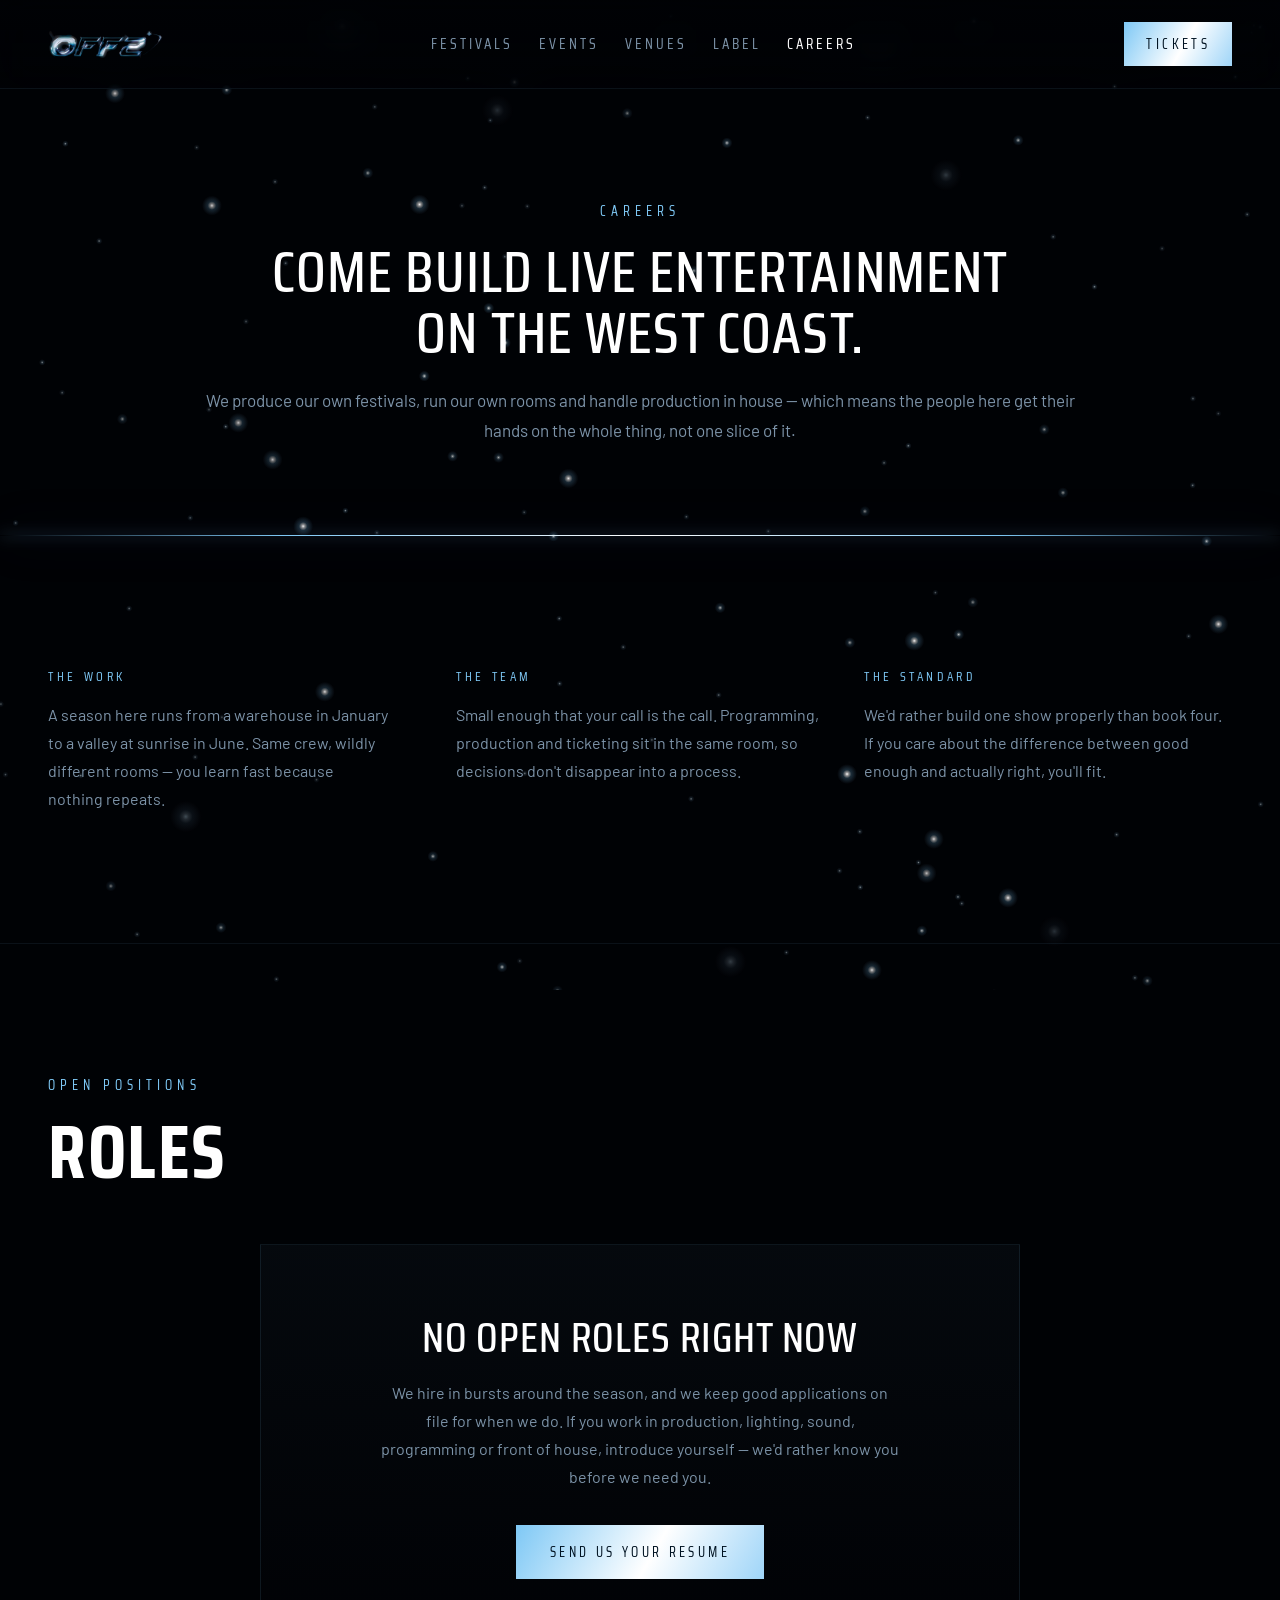
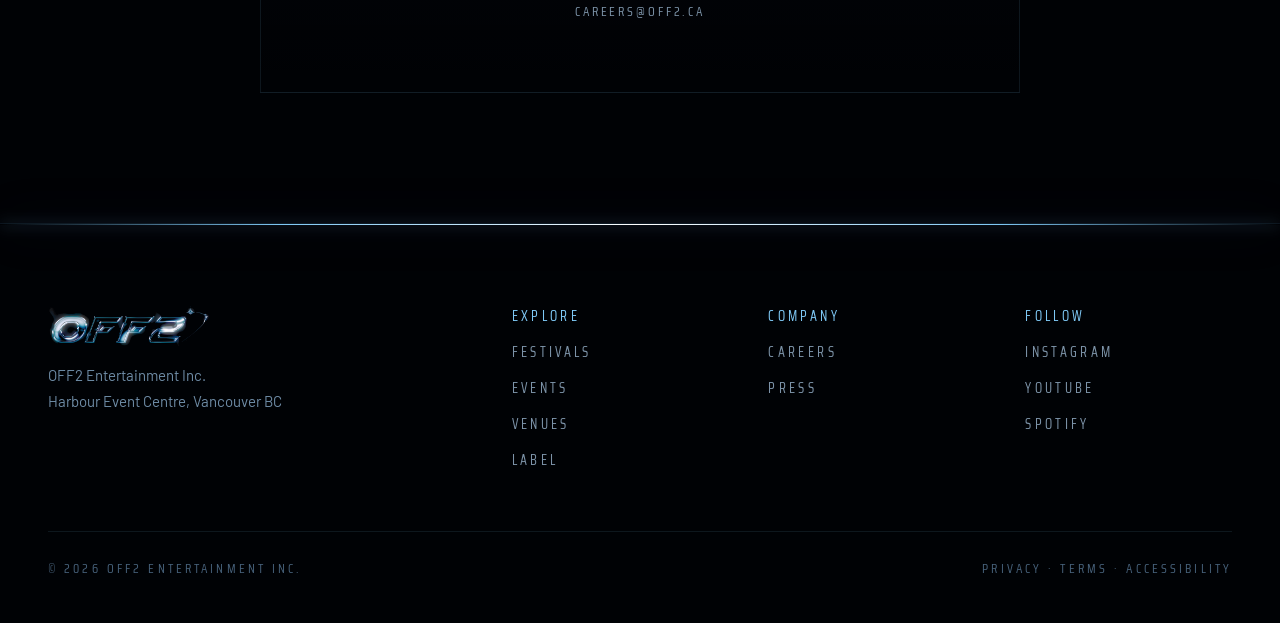
<file: careers.html>
<!DOCTYPE html>
<html lang="en">
<head>
<meta charset="utf-8">
<meta name="viewport" content="width=device-width, initial-scale=1">
<title>Careers — OFF2 Entertainment</title>
<meta name="description" content="Work at OFF2 Entertainment Inc. — building festivals, venues and live events across Vancouver and the west coast.">
<link rel="preconnect" href="https://fonts.googleapis.com" />
<link rel="preconnect" href="https://fonts.gstatic.com" crossorigin="" />
<link href="https://fonts.googleapis.com/css2?family=Saira+Condensed:wght@200;300;400;500;600;700;800;900&family=Barlow:wght@300;400;500&display=swap" rel="stylesheet" />
<link rel="stylesheet" href="css/style.css">
</head>
<body>
<div class="wrap">

  <!-- ============ NAV ============ -->
  <nav class="nav" id="site-nav">
    <a href="index.html" class="nav__logo" data-cms="nav.logo" aria-label="OFF2 — home"><img src="images/off2-logo.png" alt="OFF2"></a>
    <div class="nav__links">
      <a href="festivals.html">Festivals</a>
      <a href="events.html">Events</a>
      <a href="venues.html">Venues</a>
      <a href="label.html">Label</a>
      <a href="careers.html" aria-current="page">Careers</a>
    </div>
    <a href="events.html" class="nav__cta">Tickets</a>
    <button type="button" class="nav__toggle" id="nav-toggle" aria-label="Toggle menu" aria-expanded="false">
      <svg width="20" height="20" viewBox="0 0 24 24" fill="none" stroke="currentColor" stroke-width="2" stroke-linecap="round"><path d="M3 6h18M3 12h18M3 18h18"/></svg>
    </button>
  </nav>

  <!-- ============ SKY / STARFIELD BACKGROUND ============ -->
  <div class="sky" aria-hidden="true">
    <div class="sky__layer" style="animation: off2Twinkle 7s ease-in-out infinite, off2Float 46s ease-in-out infinite; background-image: radial-gradient(circle 3.2px at 26.93% 34.56%, rgba(226,244,255,0.48) 0%, rgba(226,244,255,0.26) 18%, rgba(150,214,255,0.11) 42%, rgba(150,214,255,0) 100%), radial-gradient(circle 3.2px at 89.96% 14.92%, rgba(226,244,255,0.40) 0%, rgba(226,244,255,0.22) 18%, rgba(150,214,255,0.09) 42%, rgba(150,214,255,0) 100%), radial-gradient(circle 3.2px at 2.81% 40.95%, rgba(226,244,255,0.58) 0%, rgba(226,244,255,0.32) 18%, rgba(150,214,255,0.13) 42%, rgba(150,214,255,0) 100%), radial-gradient(circle 3.2px at 99.83% 14.31%, rgba(226,244,255,0.47) 0%, rgba(226,244,255,0.26) 18%, rgba(150,214,255,0.10) 42%, rgba(150,214,255,0) 100%), radial-gradient(circle 3.2px at 48.41% 11.11%, rgba(226,244,255,0.55) 0%, rgba(226,244,255,0.30) 18%, rgba(150,214,255,0.12) 42%, rgba(150,214,255,0) 100%), radial-gradient(circle 3.2px at 26.33% 93.73%, rgba(226,244,255,0.46) 0%, rgba(226,244,255,0.25) 18%, rgba(150,214,255,0.10) 42%, rgba(150,214,255,0) 100%), radial-gradient(circle 3.2px at 45.21% 8.14%, rgba(226,244,255,0.40) 0%, rgba(226,244,255,0.22) 18%, rgba(150,214,255,0.09) 42%, rgba(150,214,255,0) 100%), radial-gradient(circle 3.2px at 56.06% 95.20%, rgba(226,244,255,0.47) 0%, rgba(226,244,255,0.26) 18%, rgba(150,214,255,0.10) 42%, rgba(150,214,255,0) 100%), radial-gradient(circle 3.2px at 2.55% 43.22%, rgba(226,244,255,0.39) 0%, rgba(226,244,255,0.21) 18%, rgba(150,214,255,0.09) 42%, rgba(150,214,255,0) 100%), radial-gradient(circle 3.2px at 17.26% 90.03%, rgba(226,244,255,0.46) 0%, rgba(226,244,255,0.25) 18%, rgba(150,214,255,0.10) 42%, rgba(150,214,255,0) 100%), radial-gradient(circle 3.2px at 21.94% 46.66%, rgba(226,244,255,0.40) 0%, rgba(226,244,255,0.22) 18%, rgba(150,214,255,0.09) 42%, rgba(150,214,255,0) 100%), radial-gradient(circle 3.2px at 55.12% 70.25%, rgba(226,244,255,0.51) 0%, rgba(226,244,255,0.28) 18%, rgba(150,214,255,0.11) 42%, rgba(150,214,255,0) 100%), radial-gradient(circle 3.2px at 55.08% 99.31%, rgba(226,244,255,0.40) 0%, rgba(226,244,255,0.22) 18%, rgba(150,214,255,0.09) 42%, rgba(150,214,255,0) 100%), radial-gradient(circle 3.2px at 32.02% 8.03%, rgba(226,244,255,0.36) 0%, rgba(226,244,255,0.20) 18%, rgba(150,214,255,0.08) 42%, rgba(150,214,255,0) 100%), radial-gradient(circle 3.2px at 4.78% 33.13%, rgba(226,244,255,0.44) 0%, rgba(226,244,255,0.24) 18%, rgba(150,214,255,0.10) 42%, rgba(150,214,255,0) 100%), radial-gradient(circle 3.2px at 68.13% 84.09%, rgba(226,244,255,0.52) 0%, rgba(226,244,255,0.28) 18%, rgba(150,214,255,0.11) 42%, rgba(150,214,255,0) 100%), radial-gradient(circle 3.2px at 95.12% 62.90%, rgba(226,244,255,0.63) 0%, rgba(226,244,255,0.35) 18%, rgba(150,214,255,0.14) 42%, rgba(150,214,255,0) 100%), radial-gradient(circle 3.2px at 22.78% 72.09%, rgba(226,244,255,0.41) 0%, rgba(226,244,255,0.22) 18%, rgba(150,214,255,0.09) 42%, rgba(150,214,255,0) 100%), radial-gradient(circle 3.2px at 8.65% 5.32%, rgba(226,244,255,0.49) 0%, rgba(226,244,255,0.27) 18%, rgba(150,214,255,0.11) 42%, rgba(150,214,255,0) 100%), radial-gradient(circle 3.2px at 42.46% 55.15%, rgba(226,244,255,0.41) 0%, rgba(226,244,255,0.22) 18%, rgba(150,214,255,0.09) 42%, rgba(150,214,255,0) 100%), radial-gradient(circle 3.2px at 44.77% 69.31%, rgba(226,244,255,0.55) 0%, rgba(226,244,255,0.30) 18%, rgba(150,214,255,0.12) 42%, rgba(150,214,255,0) 100%), radial-gradient(circle 3.2px at 53.02% 55.52%, rgba(226,244,255,0.43) 0%, rgba(226,244,255,0.24) 18%, rgba(150,214,255,0.09) 42%, rgba(150,214,255,0) 100%), radial-gradient(circle 3.2px at 97.77% 76.13%, rgba(226,244,255,0.66) 0%, rgba(226,244,255,0.36) 18%, rgba(150,214,255,0.14) 42%, rgba(150,214,255,0) 100%), radial-gradient(circle 3.2px at 89.82% 15.51%, rgba(226,244,255,0.45) 0%, rgba(226,244,255,0.25) 18%, rgba(150,214,255,0.10) 42%, rgba(150,214,255,0) 100%), radial-gradient(circle 3.2px at 86.00% 45.75%, rgba(226,244,255,0.51) 0%, rgba(226,244,255,0.28) 18%, rgba(150,214,255,0.11) 42%, rgba(150,214,255,0) 100%), radial-gradient(circle 3.2px at 73.05% 94.81%, rgba(226,244,255,0.42) 0%, rgba(226,244,255,0.23) 18%, rgba(150,214,255,0.09) 42%, rgba(150,214,255,0) 100%), radial-gradient(circle 3.2px at 95.57% 18.36%, rgba(226,244,255,0.44) 0%, rgba(226,244,255,0.24) 18%, rgba(150,214,255,0.10) 42%, rgba(150,214,255,0) 100%), radial-gradient(circle 3.2px at 82.22% 93.62%, rgba(226,244,255,0.53) 0%, rgba(226,244,255,0.29) 18%, rgba(150,214,255,0.12) 42%, rgba(150,214,255,0) 100%), radial-gradient(circle 3.2px at 42.17% 92.23%, rgba(226,244,255,0.37) 0%, rgba(226,244,255,0.20) 18%, rgba(150,214,255,0.08) 42%, rgba(150,214,255,0) 100%), radial-gradient(circle 3.2px at 38.41% 29.81%, rgba(226,244,255,0.40) 0%, rgba(226,244,255,0.22) 18%, rgba(150,214,255,0.09) 42%, rgba(150,214,255,0) 100%), radial-gradient(circle 3.2px at 59.53% 91.53%, rgba(226,244,255,0.43) 0%, rgba(226,244,255,0.23) 18%, rgba(150,214,255,0.09) 42%, rgba(150,214,255,0) 100%), radial-gradient(circle 3.2px at 85.72% 65.39%, rgba(226,244,255,0.48) 0%, rgba(226,244,255,0.26) 18%, rgba(150,214,255,0.11) 42%, rgba(150,214,255,0) 100%), radial-gradient(circle 3.2px at 91.83% 49.15%, rgba(226,244,255,0.46) 0%, rgba(226,244,255,0.25) 18%, rgba(150,214,255,0.10) 42%, rgba(150,214,255,0) 100%), radial-gradient(circle 3.2px at 11.08% 42.76%, rgba(226,244,255,0.61) 0%, rgba(226,244,255,0.33) 18%, rgba(150,214,255,0.13) 42%, rgba(150,214,255,0) 100%), radial-gradient(circle 3.2px at 40.25% 22.76%, rgba(226,244,255,0.37) 0%, rgba(226,244,255,0.21) 18%, rgba(150,214,255,0.08) 42%, rgba(150,214,255,0) 100%), radial-gradient(circle 3.2px at 87.65% 46.99%, rgba(226,244,255,0.35) 0%, rgba(226,244,255,0.19) 18%, rgba(150,214,255,0.08) 42%, rgba(150,214,255,0) 100%), radial-gradient(circle 3.2px at 8.69% 76.83%, rgba(226,244,255,0.36) 0%, rgba(226,244,255,0.20) 18%, rgba(150,214,255,0.08) 42%, rgba(150,214,255,0) 100%), radial-gradient(circle 3.2px at 3.13% 46.28%, rgba(226,244,255,0.58) 0%, rgba(226,244,255,0.32) 18%, rgba(150,214,255,0.13) 42%, rgba(150,214,255,0) 100%), radial-gradient(circle 3.2px at 34.51% 16.62%, rgba(226,244,255,0.63) 0%, rgba(226,244,255,0.34) 18%, rgba(150,214,255,0.14) 42%, rgba(150,214,255,0) 100%), radial-gradient(circle 3.2px at 64.34% 86.14%, rgba(226,244,255,0.62) 0%, rgba(226,244,255,0.34) 18%, rgba(150,214,255,0.14) 42%, rgba(150,214,255,0) 100%), radial-gradient(circle 3.2px at 20.72% 55.61%, rgba(226,244,255,0.44) 0%, rgba(226,244,255,0.24) 18%, rgba(150,214,255,0.10) 42%, rgba(150,214,255,0) 100%), radial-gradient(circle 3.2px at 24.35% 39.38%, rgba(226,244,255,0.39) 0%, rgba(226,244,255,0.22) 18%, rgba(150,214,255,0.09) 42%, rgba(150,214,255,0) 100%), radial-gradient(circle 3.2px at 59.36% 12.19%, rgba(226,244,255,0.46) 0%, rgba(226,244,255,0.26) 18%, rgba(150,214,255,0.10) 42%, rgba(150,214,255,0) 100%), radial-gradient(circle 3.2px at 69.23% 61.79%, rgba(226,244,255,0.42) 0%, rgba(226,244,255,0.23) 18%, rgba(150,214,255,0.09) 42%, rgba(150,214,255,0) 100%), radial-gradient(circle 3.2px at 90.37% 15.05%, rgba(226,244,255,0.62) 0%, rgba(226,244,255,0.34) 18%, rgba(150,214,255,0.14) 42%, rgba(150,214,255,0) 100%), radial-gradient(circle 3.2px at 7.80% 28.02%, rgba(226,244,255,0.63) 0%, rgba(226,244,255,0.35) 18%, rgba(150,214,255,0.14) 42%, rgba(150,214,255,0) 100%), radial-gradient(circle 3.2px at 0.22% 89.48%, rgba(226,244,255,0.51) 0%, rgba(226,244,255,0.28) 18%, rgba(150,214,255,0.11) 42%, rgba(150,214,255,0) 100%), radial-gradient(circle 3.2px at 83.99% 33.35%, rgba(226,244,255,0.34) 0%, rgba(226,244,255,0.19) 18%, rgba(150,214,255,0.08) 42%, rgba(150,214,255,0) 100%), radial-gradient(circle 3.2px at 12.38% 45.26%, rgba(226,244,255,0.43) 0%, rgba(226,244,255,0.24) 18%, rgba(150,214,255,0.09) 42%, rgba(150,214,255,0) 100%), radial-gradient(circle 3.2px at 39.90% 36.87%, rgba(226,244,255,0.55) 0%, rgba(226,244,255,0.30) 18%, rgba(150,214,255,0.12) 42%, rgba(150,214,255,0) 100%), radial-gradient(circle 3.2px at 96.75% 19.04%, rgba(226,244,255,0.38) 0%, rgba(226,244,255,0.21) 18%, rgba(150,214,255,0.08) 42%, rgba(150,214,255,0) 100%), radial-gradient(circle 3.2px at 88.76% 19.16%, rgba(226,244,255,0.41) 0%, rgba(226,244,255,0.23) 18%, rgba(150,214,255,0.09) 42%, rgba(150,214,255,0) 100%), radial-gradient(circle 3.2px at 13.59% 76.91%, rgba(226,244,255,0.60) 0%, rgba(226,244,255,0.33) 18%, rgba(150,214,255,0.13) 42%, rgba(150,214,255,0) 100%), radial-gradient(circle 3.2px at 89.53% 30.53%, rgba(226,244,255,0.46) 0%, rgba(226,244,255,0.25) 18%, rgba(150,214,255,0.10) 42%, rgba(150,214,255,0) 100%), radial-gradient(circle 3.2px at 70.70% 86.93%, rgba(226,244,255,0.65) 0%, rgba(226,244,255,0.36) 18%, rgba(150,214,255,0.14) 42%, rgba(150,214,255,0) 100%), radial-gradient(circle 3.2px at 21.63% 11.68%, rgba(226,244,255,0.52) 0%, rgba(226,244,255,0.29) 18%, rgba(150,214,255,0.11) 42%, rgba(150,214,255,0) 100%), radial-gradient(circle 3.2px at 7.33% 9.05%, rgba(226,244,255,0.35) 0%, rgba(226,244,255,0.19) 18%, rgba(150,214,255,0.08) 42%, rgba(150,214,255,0) 100%), radial-gradient(circle 3.2px at 64.82% 22.53%, rgba(226,244,255,0.46) 0%, rgba(226,244,255,0.25) 18%, rgba(150,214,255,0.10) 42%, rgba(150,214,255,0) 100%), radial-gradient(circle 3.2px at 96.91% 99.38%, rgba(226,244,255,0.64) 0%, rgba(226,244,255,0.35) 18%, rgba(150,214,255,0.14) 42%, rgba(150,214,255,0) 100%), radial-gradient(circle 3.2px at 14.79% 32.73%, rgba(226,244,255,0.56) 0%, rgba(226,244,255,0.31) 18%, rgba(150,214,255,0.12) 42%, rgba(150,214,255,0) 100%), radial-gradient(circle 3.2px at 58.35% 56.72%, rgba(226,244,255,0.34) 0%, rgba(226,244,255,0.19) 18%, rgba(150,214,255,0.08) 42%, rgba(150,214,255,0) 100%), radial-gradient(circle 3.2px at 0.71% 94.25%, rgba(226,244,255,0.34) 0%, rgba(226,244,255,0.19) 18%, rgba(150,214,255,0.08) 42%, rgba(150,214,255,0) 100%), radial-gradient(circle 3.2px at 7.04% 50.45%, rgba(226,244,255,0.64) 0%, rgba(226,244,255,0.35) 18%, rgba(150,214,255,0.14) 42%, rgba(150,214,255,0) 100%), radial-gradient(circle 3.2px at 80.90% 19.96%, rgba(226,244,255,0.60) 0%, rgba(226,244,255,0.33) 18%, rgba(150,214,255,0.13) 42%, rgba(150,214,255,0) 100%), radial-gradient(circle 3.2px at 53.33% 78.83%, rgba(226,244,255,0.53) 0%, rgba(226,244,255,0.29) 18%, rgba(150,214,255,0.12) 42%, rgba(150,214,255,0) 100%), radial-gradient(circle 3.2px at 50.77% 73.96%, rgba(226,244,255,0.47) 0%, rgba(226,244,255,0.26) 18%, rgba(150,214,255,0.10) 42%, rgba(150,214,255,0) 100%), radial-gradient(circle 3.2px at 23.03% 48.07%, rgba(226,244,255,0.59) 0%, rgba(226,244,255,0.33) 18%, rgba(150,214,255,0.13) 42%, rgba(150,214,255,0) 100%), radial-gradient(circle 3.2px at 42.79% 1.74%, rgba(226,244,255,0.55) 0%, rgba(226,244,255,0.30) 18%, rgba(150,214,255,0.12) 42%, rgba(150,214,255,0) 100%), radial-gradient(circle 3.2px at 2.65% 48.28%, rgba(226,244,255,0.37) 0%, rgba(226,244,255,0.20) 18%, rgba(150,214,255,0.08) 42%, rgba(150,214,255,0) 100%), radial-gradient(circle 3.2px at 32.73% 21.64%, rgba(226,244,255,0.39) 0%, rgba(226,244,255,0.22) 18%, rgba(150,214,255,0.09) 42%, rgba(150,214,255,0) 100%), radial-gradient(circle 3.2px at 21.14% 25.00%, rgba(226,244,255,0.36) 0%, rgba(226,244,255,0.20) 18%, rgba(150,214,255,0.08) 42%, rgba(150,214,255,0) 100%), radial-gradient(circle 3.2px at 97.62% 11.22%, rgba(226,244,255,0.37) 0%, rgba(226,244,255,0.20) 18%, rgba(150,214,255,0.08) 42%, rgba(150,214,255,0) 100%), radial-gradient(circle 3.2px at 30.82% 55.01%, rgba(226,244,255,0.62) 0%, rgba(226,244,255,0.34) 18%, rgba(150,214,255,0.14) 42%, rgba(150,214,255,0) 100%), radial-gradient(circle 3.2px at 65.89% 51.06%, rgba(226,244,255,0.50) 0%, rgba(226,244,255,0.28) 18%, rgba(150,214,255,0.11) 42%, rgba(150,214,255,0) 100%), radial-gradient(circle 3.2px at 61.06% 39.66%, rgba(226,244,255,0.40) 0%, rgba(226,244,255,0.22) 18%, rgba(150,214,255,0.09) 42%, rgba(150,214,255,0) 100%), radial-gradient(circle 3.2px at 45.79% 6.81%, rgba(226,244,255,0.49) 0%, rgba(226,244,255,0.27) 18%, rgba(150,214,255,0.11) 42%, rgba(150,214,255,0) 100%), radial-gradient(circle 3.2px at 28.94% 77.25%, rgba(226,244,255,0.34) 0%, rgba(226,244,255,0.19) 18%, rgba(150,214,255,0.08) 42%, rgba(150,214,255,0) 100%), radial-gradient(circle 3.2px at 90.41% 79.28%, rgba(226,244,255,0.49) 0%, rgba(226,244,255,0.27) 18%, rgba(150,214,255,0.11) 42%, rgba(150,214,255,0) 100%), radial-gradient(circle 3.2px at 92.63% 18.59%, rgba(226,244,255,0.57) 0%, rgba(226,244,255,0.31) 18%, rgba(150,214,255,0.13) 42%, rgba(150,214,255,0) 100%), radial-gradient(circle 3.2px at 12.59% 24.69%, rgba(226,244,255,0.63) 0%, rgba(226,244,255,0.35) 18%, rgba(150,214,255,0.14) 42%, rgba(150,214,255,0) 100%), radial-gradient(circle 3.2px at 70.95% 87.48%, rgba(226,244,255,0.49) 0%, rgba(226,244,255,0.27) 18%, rgba(150,214,255,0.11) 42%, rgba(150,214,255,0) 100%), radial-gradient(circle 3.2px at 62.99% 84.78%, rgba(226,244,255,0.50) 0%, rgba(226,244,255,0.27) 18%, rgba(150,214,255,0.11) 42%, rgba(150,214,255,0) 100%), radial-gradient(circle 3.2px at 26.24% 27.83%, rgba(226,244,255,0.47) 0%, rgba(226,244,255,0.26) 18%, rgba(150,214,255,0.10) 42%, rgba(150,214,255,0) 100%), radial-gradient(circle 3.2px at 48.91% 66.29%, rgba(226,244,255,0.51) 0%, rgba(226,244,255,0.28) 18%, rgba(150,214,255,0.11) 42%, rgba(150,214,255,0) 100%), radial-gradient(circle 3.2px at 42.66% 29.86%, rgba(226,244,255,0.37) 0%, rgba(226,244,255,0.21) 18%, rgba(150,214,255,0.08) 42%, rgba(150,214,255,0) 100%), radial-gradient(circle 3.2px at 98.85% 64.98%, rgba(226,244,255,0.49) 0%, rgba(226,244,255,0.27) 18%, rgba(150,214,255,0.11) 42%, rgba(150,214,255,0) 100%), radial-gradient(circle 3.2px at 38.79% 19.28%, rgba(226,244,255,0.43) 0%, rgba(226,244,255,0.23) 18%, rgba(150,214,255,0.09) 42%, rgba(150,214,255,0) 100%), radial-gradient(circle 3.2px at 96.61% 80.60%, rgba(226,244,255,0.65) 0%, rgba(226,244,255,0.36) 18%, rgba(150,214,255,0.14) 42%, rgba(150,214,255,0) 100%), radial-gradient(circle 3.2px at 20.52% 4.18%, rgba(226,244,255,0.49) 0%, rgba(226,244,255,0.27) 18%, rgba(150,214,255,0.11) 42%, rgba(150,214,255,0) 100%), radial-gradient(circle 3.2px at 58.09% 99.96%, rgba(226,244,255,0.38) 0%, rgba(226,244,255,0.21) 18%, rgba(150,214,255,0.08) 42%, rgba(150,214,255,0) 100%), radial-gradient(circle 3.2px at 16.74% 63.10%, rgba(226,244,255,0.52) 0%, rgba(226,244,255,0.28) 18%, rgba(150,214,255,0.11) 42%, rgba(150,214,255,0) 100%), radial-gradient(circle 3.2px at 32.87% 56.84%, rgba(226,244,255,0.39) 0%, rgba(226,244,255,0.21) 18%, rgba(150,214,255,0.09) 42%, rgba(150,214,255,0) 100%), radial-gradient(circle 3.2px at 25.72% 8.63%, rgba(226,244,255,0.59) 0%, rgba(226,244,255,0.33) 18%, rgba(150,214,255,0.13) 42%, rgba(150,214,255,0) 100%), radial-gradient(circle 3.2px at 42.50% 76.73%, rgba(226,244,255,0.55) 0%, rgba(226,244,255,0.30) 18%, rgba(150,214,255,0.12) 42%, rgba(150,214,255,0) 100%), radial-gradient(circle 3.2px at 53.13% 35.02%, rgba(226,244,255,0.57) 0%, rgba(226,244,255,0.31) 18%, rgba(150,214,255,0.13) 42%, rgba(150,214,255,0) 100%), radial-gradient(circle 3.2px at 83.53% 15.53%, rgba(226,244,255,0.35) 0%, rgba(226,244,255,0.19) 18%, rgba(150,214,255,0.08) 42%, rgba(150,214,255,0) 100%), radial-gradient(circle 3.2px at 85.98% 52.92%, rgba(226,244,255,0.54) 0%, rgba(226,244,255,0.29) 18%, rgba(150,214,255,0.12) 42%, rgba(150,214,255,0) 100%), radial-gradient(circle 3.2px at 39.89% 28.31%, rgba(226,244,255,0.49) 0%, rgba(226,244,255,0.27) 18%, rgba(150,214,255,0.11) 42%, rgba(150,214,255,0) 100%), radial-gradient(circle 3.2px at 76.90% 32.38%, rgba(226,244,255,0.49) 0%, rgba(226,244,255,0.27) 18%, rgba(150,214,255,0.11) 42%, rgba(150,214,255,0) 100%), radial-gradient(circle 3.2px at 88.58% 16.53%, rgba(226,244,255,0.56) 0%, rgba(226,244,255,0.31) 18%, rgba(150,214,255,0.12) 42%, rgba(150,214,255,0) 100%), radial-gradient(circle 3.2px at 64.31% 81.54%, rgba(226,244,255,0.53) 0%, rgba(226,244,255,0.29) 18%, rgba(150,214,255,0.12) 42%, rgba(150,214,255,0) 100%), radial-gradient(circle 3.2px at 8.39% 71.00%, rgba(226,244,255,0.41) 0%, rgba(226,244,255,0.23) 18%, rgba(150,214,255,0.09) 42%, rgba(150,214,255,0) 100%), radial-gradient(circle 3.2px at 21.04% 75.38%, rgba(226,244,255,0.45) 0%, rgba(226,244,255,0.25) 18%, rgba(150,214,255,0.10) 42%, rgba(150,214,255,0) 100%), radial-gradient(circle 3.2px at 9.35% 56.03%, rgba(226,244,255,0.46) 0%, rgba(226,244,255,0.25) 18%, rgba(150,214,255,0.10) 42%, rgba(150,214,255,0) 100%), radial-gradient(circle 3.2px at 47.71% 12.01%, rgba(226,244,255,0.56) 0%, rgba(226,244,255,0.31) 18%, rgba(150,214,255,0.12) 42%, rgba(150,214,255,0) 100%), radial-gradient(circle 3.2px at 99.55% 64.43%, rgba(226,244,255,0.38) 0%, rgba(226,244,255,0.21) 18%, rgba(150,214,255,0.08) 42%, rgba(150,214,255,0) 100%), radial-gradient(circle 3.2px at 96.44% 40.05%, rgba(226,244,255,0.35) 0%, rgba(226,244,255,0.19) 18%, rgba(150,214,255,0.08) 42%, rgba(150,214,255,0) 100%), radial-gradient(circle 3.2px at 81.03% 81.79%, rgba(226,244,255,0.52) 0%, rgba(226,244,255,0.29) 18%, rgba(150,214,255,0.12) 42%, rgba(150,214,255,0) 100%), radial-gradient(circle 3.2px at 79.59% 36.51%, rgba(226,244,255,0.64) 0%, rgba(226,244,255,0.35) 18%, rgba(150,214,255,0.14) 42%, rgba(150,214,255,0) 100%), radial-gradient(circle 3.2px at 52.01% 14.16%, rgba(226,244,255,0.44) 0%, rgba(226,244,255,0.24) 18%, rgba(150,214,255,0.10) 42%, rgba(150,214,255,0) 100%), radial-gradient(circle 3.2px at 51.58% 41.80%, rgba(226,244,255,0.39) 0%, rgba(226,244,255,0.21) 18%, rgba(150,214,255,0.08) 42%, rgba(150,214,255,0) 100%), radial-gradient(circle 3.2px at 79.78% 95.95%, rgba(226,244,255,0.60) 0%, rgba(226,244,255,0.33) 18%, rgba(150,214,255,0.13) 42%, rgba(150,214,255,0) 100%), radial-gradient(circle 3.2px at 23.15% 97.47%, rgba(226,244,255,0.62) 0%, rgba(226,244,255,0.34) 18%, rgba(150,214,255,0.14) 42%, rgba(150,214,255,0) 100%), radial-gradient(circle 3.2px at 67.47% 49.65%, rgba(226,244,255,0.63) 0%, rgba(226,244,255,0.35) 18%, rgba(150,214,255,0.14) 42%, rgba(150,214,255,0) 100%), radial-gradient(circle 3.2px at 44.74% 63.93%, rgba(226,244,255,0.57) 0%, rgba(226,244,255,0.31) 18%, rgba(150,214,255,0.12) 42%, rgba(150,214,255,0) 100%), radial-gradient(circle 3.2px at 94.49% 32.89%, rgba(226,244,255,0.37) 0%, rgba(226,244,255,0.21) 18%, rgba(150,214,255,0.08) 42%, rgba(150,214,255,0) 100%), radial-gradient(circle 3.2px at 5.41% 75.34%, rgba(226,244,255,0.44) 0%, rgba(226,244,255,0.24) 18%, rgba(150,214,255,0.10) 42%, rgba(150,214,255,0) 100%), radial-gradient(circle 3.2px at 41.20% 34.02%, rgba(226,244,255,0.46) 0%, rgba(226,244,255,0.25) 18%, rgba(150,214,255,0.10) 42%, rgba(150,214,255,0) 100%);"></div>
    <div class="sky__layer" style="animation: off2Twinkle 5.2s ease-in-out infinite reverse, off2Float 34s ease-in-out infinite; background-image: radial-gradient(circle 5.5px at 40.79% 50.62%, rgba(236,249,255,0.67) 0%, rgba(236,249,255,0.37) 18%, rgba(126,200,245,0.15) 42%, rgba(126,200,245,0) 100%), radial-gradient(circle 5.5px at 71.67% 62.58%, rgba(236,249,255,0.56) 0%, rgba(236,249,255,0.31) 18%, rgba(126,200,245,0.12) 42%, rgba(126,200,245,0) 100%), radial-gradient(circle 5.5px at 76.32% 48.30%, rgba(236,249,255,0.60) 0%, rgba(236,249,255,0.33) 18%, rgba(126,200,245,0.13) 42%, rgba(126,200,245,0) 100%), radial-gradient(circle 5.5px at 2.14% 11.15%, rgba(236,249,255,0.78) 0%, rgba(236,249,255,0.43) 18%, rgba(126,200,245,0.17) 42%, rgba(126,200,245,0) 100%), radial-gradient(circle 5.5px at 15.55% 86.04%, rgba(236,249,255,0.51) 0%, rgba(236,249,255,0.28) 18%, rgba(126,200,245,0.11) 42%, rgba(126,200,245,0) 100%), radial-gradient(circle 5.5px at 74.62% 24.40%, rgba(236,249,255,0.72) 0%, rgba(236,249,255,0.40) 18%, rgba(126,200,245,0.16) 42%, rgba(126,200,245,0) 100%), radial-gradient(circle 5.5px at 37.80% 50.52%, rgba(236,249,255,0.71) 0%, rgba(236,249,255,0.39) 18%, rgba(126,200,245,0.16) 42%, rgba(126,200,245,0) 100%), radial-gradient(circle 5.5px at 94.06% 86.97%, rgba(236,249,255,0.52) 0%, rgba(236,249,255,0.29) 18%, rgba(126,200,245,0.11) 42%, rgba(126,200,245,0) 100%), radial-gradient(circle 5.5px at 44.37% 57.12%, rgba(236,249,255,0.74) 0%, rgba(236,249,255,0.41) 18%, rgba(126,200,245,0.16) 42%, rgba(126,200,245,0) 100%), radial-gradient(circle 5.5px at 13.09% 6.95%, rgba(236,249,255,0.82) 0%, rgba(236,249,255,0.45) 18%, rgba(126,200,245,0.18) 42%, rgba(126,200,245,0) 100%), radial-gradient(circle 5.5px at 16.30% 47.44%, rgba(236,249,255,0.56) 0%, rgba(236,249,255,0.31) 18%, rgba(126,200,245,0.12) 42%, rgba(126,200,245,0) 100%), radial-gradient(circle 5.5px at 53.51% 35.19%, rgba(236,249,255,0.64) 0%, rgba(236,249,255,0.35) 18%, rgba(126,200,245,0.14) 42%, rgba(126,200,245,0) 100%), radial-gradient(circle 5.5px at 92.74% 99.31%, rgba(236,249,255,0.75) 0%, rgba(236,249,255,0.41) 18%, rgba(126,200,245,0.16) 42%, rgba(126,200,245,0) 100%), radial-gradient(circle 5.5px at 68.35% 89.73%, rgba(236,249,255,0.74) 0%, rgba(236,249,255,0.41) 18%, rgba(126,200,245,0.16) 42%, rgba(126,200,245,0) 100%), radial-gradient(circle 5.5px at 32.28% 27.11%, rgba(236,249,255,0.66) 0%, rgba(236,249,255,0.36) 18%, rgba(126,200,245,0.15) 42%, rgba(126,200,245,0) 100%), radial-gradient(circle 5.5px at 52.33% 16.12%, rgba(236,249,255,0.68) 0%, rgba(236,249,255,0.37) 18%, rgba(126,200,245,0.15) 42%, rgba(126,200,245,0) 100%), radial-gradient(circle 5.5px at 77.54% 53.53%, rgba(236,249,255,0.61) 0%, rgba(236,249,255,0.34) 18%, rgba(126,200,245,0.13) 42%, rgba(126,200,245,0) 100%), radial-gradient(circle 5.5px at 55.22% 63.04%, rgba(236,249,255,0.72) 0%, rgba(236,249,255,0.40) 18%, rgba(126,200,245,0.16) 42%, rgba(126,200,245,0) 100%), radial-gradient(circle 5.5px at 41.24% 41.14%, rgba(236,249,255,0.80) 0%, rgba(236,249,255,0.44) 18%, rgba(126,200,245,0.18) 42%, rgba(126,200,245,0) 100%), radial-gradient(circle 5.5px at 35.96% 43.89%, rgba(236,249,255,0.87) 0%, rgba(236,249,255,0.48) 18%, rgba(126,200,245,0.19) 42%, rgba(126,200,245,0) 100%), radial-gradient(circle 5.5px at 97.20% 89.30%, rgba(236,249,255,0.62) 0%, rgba(236,249,255,0.34) 18%, rgba(126,200,245,0.14) 42%, rgba(126,200,245,0) 100%), radial-gradient(circle 5.5px at 61.98% 16.96%, rgba(236,249,255,0.53) 0%, rgba(236,249,255,0.29) 18%, rgba(126,200,245,0.12) 42%, rgba(126,200,245,0) 100%), radial-gradient(circle 5.5px at 44.63% 94.69%, rgba(236,249,255,0.50) 0%, rgba(236,249,255,0.28) 18%, rgba(126,200,245,0.11) 42%, rgba(126,200,245,0) 100%), radial-gradient(circle 5.5px at 63.42% 10.99%, rgba(236,249,255,0.53) 0%, rgba(236,249,255,0.29) 18%, rgba(126,200,245,0.12) 42%, rgba(126,200,245,0) 100%), radial-gradient(circle 5.5px at 8.99% 5.56%, rgba(236,249,255,0.81) 0%, rgba(236,249,255,0.44) 18%, rgba(126,200,245,0.18) 42%, rgba(126,200,245,0) 100%), radial-gradient(circle 5.5px at 40.15% 38.28%, rgba(236,249,255,0.86) 0%, rgba(236,249,255,0.47) 18%, rgba(126,200,245,0.19) 42%, rgba(126,200,245,0) 100%), radial-gradient(circle 5.5px at 15.14% 3.26%, rgba(236,249,255,0.72) 0%, rgba(236,249,255,0.40) 18%, rgba(126,200,245,0.16) 42%, rgba(126,200,245,0) 100%), radial-gradient(circle 5.5px at 55.66% 24.62%, rgba(236,249,255,0.80) 0%, rgba(236,249,255,0.44) 18%, rgba(126,200,245,0.18) 42%, rgba(126,200,245,0) 100%), radial-gradient(circle 5.5px at 86.89% 57.54%, rgba(236,249,255,0.77) 0%, rgba(236,249,255,0.42) 18%, rgba(126,200,245,0.17) 42%, rgba(126,200,245,0) 100%), radial-gradient(circle 5.5px at 49.17% 22.17%, rgba(236,249,255,0.51) 0%, rgba(236,249,255,0.28) 18%, rgba(126,200,245,0.11) 42%, rgba(126,200,245,0) 100%), radial-gradient(circle 5.5px at 93.09% 6.89%, rgba(236,249,255,0.51) 0%, rgba(236,249,255,0.28) 18%, rgba(126,200,245,0.11) 42%, rgba(126,200,245,0) 100%), radial-gradient(circle 5.5px at 8.05% 11.81%, rgba(236,249,255,0.69) 0%, rgba(236,249,255,0.38) 18%, rgba(126,200,245,0.15) 42%, rgba(126,200,245,0) 100%), radial-gradient(circle 5.5px at 23.09% 20.24%, rgba(236,249,255,0.69) 0%, rgba(236,249,255,0.38) 18%, rgba(126,200,245,0.15) 42%, rgba(126,200,245,0) 100%), radial-gradient(circle 5.5px at 41.83% 19.59%, rgba(236,249,255,0.52) 0%, rgba(236,249,255,0.28) 18%, rgba(126,200,245,0.11) 42%, rgba(126,200,245,0) 100%), radial-gradient(circle 5.5px at 71.74% 14.58%, rgba(236,249,255,0.79) 0%, rgba(236,249,255,0.43) 18%, rgba(126,200,245,0.17) 42%, rgba(126,200,245,0) 100%), radial-gradient(circle 5.5px at 83.03% 93.87%, rgba(236,249,255,0.59) 0%, rgba(236,249,255,0.33) 18%, rgba(126,200,245,0.13) 42%, rgba(126,200,245,0) 100%), radial-gradient(circle 5.5px at 22.72% 89.47%, rgba(236,249,255,0.62) 0%, rgba(236,249,255,0.34) 18%, rgba(126,200,245,0.14) 42%, rgba(126,200,245,0) 100%), radial-gradient(circle 5.5px at 37.79% 5.46%, rgba(236,249,255,0.56) 0%, rgba(236,249,255,0.31) 18%, rgba(126,200,245,0.12) 42%, rgba(126,200,245,0) 100%), radial-gradient(circle 5.5px at 41.02% 92.73%, rgba(236,249,255,0.76) 0%, rgba(236,249,255,0.42) 18%, rgba(126,200,245,0.17) 42%, rgba(126,200,245,0) 100%), radial-gradient(circle 5.5px at 64.64% 55.07%, rgba(236,249,255,0.56) 0%, rgba(236,249,255,0.31) 18%, rgba(126,200,245,0.12) 42%, rgba(126,200,245,0) 100%), radial-gradient(circle 5.5px at 63.66% 65.92%, rgba(236,249,255,0.66) 0%, rgba(236,249,255,0.37) 18%, rgba(126,200,245,0.15) 42%, rgba(126,200,245,0) 100%), radial-gradient(circle 5.5px at 36.52% 83.58%, rgba(236,249,255,0.71) 0%, rgba(236,249,255,0.39) 18%, rgba(126,200,245,0.16) 42%, rgba(126,200,245,0) 100%), radial-gradient(circle 5.5px at 80.03% 95.82%, rgba(236,249,255,0.53) 0%, rgba(236,249,255,0.29) 18%, rgba(126,200,245,0.12) 42%, rgba(126,200,245,0) 100%), radial-gradient(circle 5.5px at 70.75% 65.25%, rgba(236,249,255,0.78) 0%, rgba(236,249,255,0.43) 18%, rgba(126,200,245,0.17) 42%, rgba(126,200,245,0) 100%);"></div>
    <div class="sky__layer" style="animation: off2Twinkle 3.6s ease-in-out infinite, off2Float 26s ease-in-out infinite; background-image: radial-gradient(circle 10px at 6.16% 20.93%, rgba(255,255,255,0.85) 0%, rgba(255,255,255,0.47) 18%, rgba(126,200,245,0.19) 42%, rgba(126,200,245,0) 100%), radial-gradient(circle 10px at 81.32% 4.30%, rgba(255,255,255,0.76) 0%, rgba(255,255,255,0.42) 18%, rgba(126,200,245,0.17) 42%, rgba(126,200,245,0) 100%), radial-gradient(circle 10px at 22.13% 29.80%, rgba(255,255,255,0.80) 0%, rgba(255,255,255,0.44) 18%, rgba(126,200,245,0.18) 42%, rgba(126,200,245,0) 100%), radial-gradient(circle 10px at 0.95% 30.65%, rgba(255,255,255,0.96) 0%, rgba(255,255,255,0.53) 18%, rgba(126,200,245,0.21) 42%, rgba(126,200,245,0) 100%), radial-gradient(circle 10px at 97.75% 23.71%, rgba(255,255,255,0.95) 0%, rgba(255,255,255,0.52) 18%, rgba(126,200,245,0.21) 42%, rgba(126,200,245,0) 100%), radial-gradient(circle 10px at 69.13% 82.15%, rgba(255,255,255,0.83) 0%, rgba(255,255,255,0.46) 18%, rgba(126,200,245,0.18) 42%, rgba(126,200,245,0) 100%), radial-gradient(circle 10px at 23.34% 1.42%, rgba(255,255,255,0.91) 0%, rgba(255,255,255,0.50) 18%, rgba(126,200,245,0.20) 42%, rgba(126,200,245,0) 100%), radial-gradient(circle 10px at 28.24% 0.17%, rgba(255,255,255,0.74) 0%, rgba(255,255,255,0.40) 18%, rgba(126,200,245,0.16) 42%, rgba(126,200,245,0) 100%), radial-gradient(circle 10px at 29.48% 69.98%, rgba(255,255,255,0.83) 0%, rgba(255,255,255,0.45) 18%, rgba(126,200,245,0.18) 42%, rgba(126,200,245,0) 100%), radial-gradient(circle 10px at 45.34% 52.35%, rgba(255,255,255,0.87) 0%, rgba(255,255,255,0.48) 18%, rgba(126,200,245,0.19) 42%, rgba(126,200,245,0) 100%), radial-gradient(circle 10px at 73.96% 87.01%, rgba(255,255,255,0.92) 0%, rgba(255,255,255,0.50) 18%, rgba(126,200,245,0.20) 42%, rgba(126,200,245,0) 100%), radial-gradient(circle 10px at 23.85% 47.75%, rgba(255,255,255,0.75) 0%, rgba(255,255,255,0.41) 18%, rgba(126,200,245,0.17) 42%, rgba(126,200,245,0) 100%), radial-gradient(circle 10px at 67.86% 65.77%, rgba(255,255,255,0.93) 0%, rgba(255,255,255,0.51) 18%, rgba(126,200,245,0.21) 42%, rgba(126,200,245,0) 100%), radial-gradient(circle 10px at 87.66% 64.39%, rgba(255,255,255,0.89) 0%, rgba(255,255,255,0.49) 18%, rgba(126,200,245,0.19) 42%, rgba(126,200,245,0) 100%), radial-gradient(circle 10px at 68.94% 6.73%, rgba(255,255,255,0.96) 0%, rgba(255,255,255,0.53) 18%, rgba(126,200,245,0.21) 42%, rgba(126,200,245,0) 100%), radial-gradient(circle 10px at 28.07% 56.30%, rgba(255,255,255,0.93) 0%, rgba(255,255,255,0.51) 18%, rgba(126,200,245,0.20) 42%, rgba(126,200,245,0) 100%), radial-gradient(circle 10px at 26.08% 50.80%, rgba(255,255,255,0.73) 0%, rgba(255,255,255,0.40) 18%, rgba(126,200,245,0.16) 42%, rgba(126,200,245,0) 100%), radial-gradient(circle 10px at 68.66% 84.98%, rgba(255,255,255,0.75) 0%, rgba(255,255,255,0.41) 18%, rgba(126,200,245,0.17) 42%, rgba(126,200,245,0) 100%), radial-gradient(circle 10px at 15.82% 20.53%, rgba(255,255,255,0.76) 0%, rgba(255,255,255,0.42) 18%, rgba(126,200,245,0.17) 42%, rgba(126,200,245,0) 100%), radial-gradient(circle 10px at 65.10% 92.98%, rgba(255,255,255,0.85) 0%, rgba(255,255,255,0.47) 18%, rgba(126,200,245,0.19) 42%, rgba(126,200,245,0) 100%), radial-gradient(circle 10px at 30.61% 15.03%, rgba(255,255,255,0.78) 0%, rgba(255,255,255,0.43) 18%, rgba(126,200,245,0.17) 42%, rgba(126,200,245,0) 100%), radial-gradient(circle 10px at 97.94% 67.80%, rgba(255,255,255,0.71) 0%, rgba(255,255,255,0.39) 18%, rgba(126,200,245,0.16) 42%, rgba(126,200,245,0) 100%), radial-gradient(circle 10px at 1.80% 83.94%, rgba(255,255,255,0.86) 0%, rgba(255,255,255,0.47) 18%, rgba(126,200,245,0.19) 42%, rgba(126,200,245,0) 100%), radial-gradient(circle 10px at 63.48% 76.78%, rgba(255,255,255,0.98) 0%, rgba(255,255,255,0.54) 18%, rgba(126,200,245,0.22) 42%, rgba(126,200,245,0) 100%), radial-gradient(circle 10px at 35.65% 29.71%, rgba(255,255,255,0.91) 0%, rgba(255,255,255,0.50) 18%, rgba(126,200,245,0.20) 42%, rgba(126,200,245,0) 100%), radial-gradient(circle 10px at 96.36% 28.42%, rgba(255,255,255,0.75) 0%, rgba(255,255,255,0.41) 18%, rgba(126,200,245,0.17) 42%, rgba(126,200,245,0) 100%);"></div>
    <div class="sky__layer" style="animation: off2Float 20s ease-in-out infinite; background-image: radial-gradient(circle 16px at 2.57% 61.22%, rgba(198,232,255,0.26) 0%, rgba(198,232,255,0.14) 18%, rgba(140,205,250,0.06) 42%, rgba(140,205,250,0) 100%), radial-gradient(circle 16px at 93.57% 6.09%, rgba(198,232,255,0.21) 0%, rgba(198,232,255,0.12) 18%, rgba(140,205,250,0.05) 42%, rgba(140,205,250,0) 100%), radial-gradient(circle 16px at 20.43% 80.30%, rgba(198,232,255,0.32) 0%, rgba(198,232,255,0.17) 18%, rgba(140,205,250,0.07) 42%, rgba(140,205,250,0) 100%), radial-gradient(circle 16px at 61.00% 98.77%, rgba(198,232,255,0.31) 0%, rgba(198,232,255,0.17) 18%, rgba(140,205,250,0.07) 42%, rgba(140,205,250,0) 100%), radial-gradient(circle 16px at 69.92% 27.28%, rgba(198,232,255,0.24) 0%, rgba(198,232,255,0.13) 18%, rgba(140,205,250,0.05) 42%, rgba(140,205,250,0) 100%), radial-gradient(circle 16px at 55.89% 92.29%, rgba(198,232,255,0.25) 0%, rgba(198,232,255,0.14) 18%, rgba(140,205,250,0.06) 42%, rgba(140,205,250,0) 100%), radial-gradient(circle 16px at 65.54% 16.41%, rgba(198,232,255,0.23) 0%, rgba(198,232,255,0.13) 18%, rgba(140,205,250,0.05) 42%, rgba(140,205,250,0) 100%), radial-gradient(circle 16px at 76.98% 89.78%, rgba(198,232,255,0.20) 0%, rgba(198,232,255,0.11) 18%, rgba(140,205,250,0.04) 42%, rgba(140,205,250,0) 100%), radial-gradient(circle 16px at 40.71% 21.93%, rgba(198,232,255,0.18) 0%, rgba(198,232,255,0.10) 18%, rgba(140,205,250,0.04) 42%, rgba(140,205,250,0) 100%), radial-gradient(circle 16px at 4.11% 90.43%, rgba(198,232,255,0.26) 0%, rgba(198,232,255,0.15) 18%, rgba(140,205,250,0.06) 42%, rgba(140,205,250,0) 100%);"></div>
  </div>

  <!-- ============ PAGE HEADER ============ -->
  <section class="page-header">
    <div class="page-header-inner" data-reveal>
      <div class="eyebrow">Careers</div>
      <h1>Come build live entertainment on the west coast.</h1>
      <p>We produce our own festivals, run our own rooms and handle production in house — which means the people here get their hands on the whole thing, not one slice of it.</p>
    </div>
  </section>

  <div class="hr-beam" aria-hidden="true"></div>

  <!-- ============ CULTURE / MISSION ============ -->
  <section class="section">
    <div class="culture-grid">
      <div class="culture-item" data-reveal>
        <div class="culture-item__label">The work</div>
        <p>A season here runs from a warehouse in January to a valley at sunrise in June. Same crew, wildly different rooms — you learn fast because nothing repeats.</p>
      </div>
      <div class="culture-item" data-reveal>
        <div class="culture-item__label">The team</div>
        <p>Small enough that your call is the call. Programming, production and ticketing sit in the same room, so decisions don't disappear into a process.</p>
      </div>
      <div class="culture-item" data-reveal>
        <div class="culture-item__label">The standard</div>
        <p>We'd rather build one show properly than book four. If you care about the difference between good enough and actually right, you'll fit.</p>
      </div>
    </div>
  </section>

  <!-- ============ OPEN POSITIONS ============ -->
  <section class="section" id="positions">
    <div class="section-inner">
      <div class="section-head" data-reveal>
        <div>
          <div class="eyebrow">Open positions</div>
          <h2>Roles</h2>
        </div>
      </div>

      <!--
        No live postings right now, so the open-application block below is shown
        instead. When real roles exist, replace it with .job-list rows — the
        markup pattern (and .job-row styles) is ready:

        <div class="job-list" data-reveal>
          <a href="mailto:careers@off2.ca?subject=Application%20—%20Role%20Title" class="job-row">
            <div class="job-row__title">Role title</div>
            <div class="job-row__meta">Department</div>
            <div class="job-row__meta">Harbour Event Centre</div>
            <div class="job-row__cta">Apply <span>→</span></div>
          </a>
        </div>

        Roles also belong in content/site-content.json under `careers.positions`
        so the CMS drives them later.
      -->

      <div class="open-application" data-reveal>
        <h2>No open roles right now</h2>
        <p>We hire in bursts around the season, and we keep good applications on file for when we do. If you work in production, lighting, sound, programming or front of house, introduce yourself — we'd rather know you before we need you.</p>
        <a href="mailto:careers@off2.ca?subject=Open%20application" class="btn-book">Send us your resume</a>
        <span class="open-application__contact">careers@off2.ca</span>
      </div>
    </div>
  </section>

  <div class="hr-beam" aria-hidden="true"></div>

  <!-- ============ FOOTER ============ -->
  <footer class="site-footer">
    <div class="footer-inner">
      <div class="footer-grid">
        <div>
          <div class="footer-brand"><img src="images/off2-logo.png" alt="OFF2"></div>
          <div class="footer-address">OFF2 Entertainment Inc.<br />Harbour Event Centre, Vancouver BC</div>
        </div>
        <div class="footer-col">
          <div class="footer-col__head">Explore</div>
          <a href="festivals.html">Festivals</a>
          <a href="events.html">Events</a>
          <a href="venues.html">Venues</a>
          <a href="label.html">Label</a>
        </div>
        <div class="footer-col">
          <div class="footer-col__head">Company</div>
          <a href="careers.html">Careers</a>
          <a href="coming-soon.html?title=Press">Press</a>
        </div>
        <div class="footer-col">
          <div class="footer-col__head">Follow</div>
          <a href="index.html#top">Instagram</a>
          <a href="index.html#top">Youtube</a>
          <a href="index.html#top">Spotify</a>
        </div>
      </div>
      <div class="footer-bottom">
        <span>© 2026 OFF2 Entertainment Inc.</span>
        <span>Privacy · Terms · Accessibility</span>
      </div>
    </div>
  </footer>

</div>
<script src="js/main.js"></script>
</body>
</html>
</file>
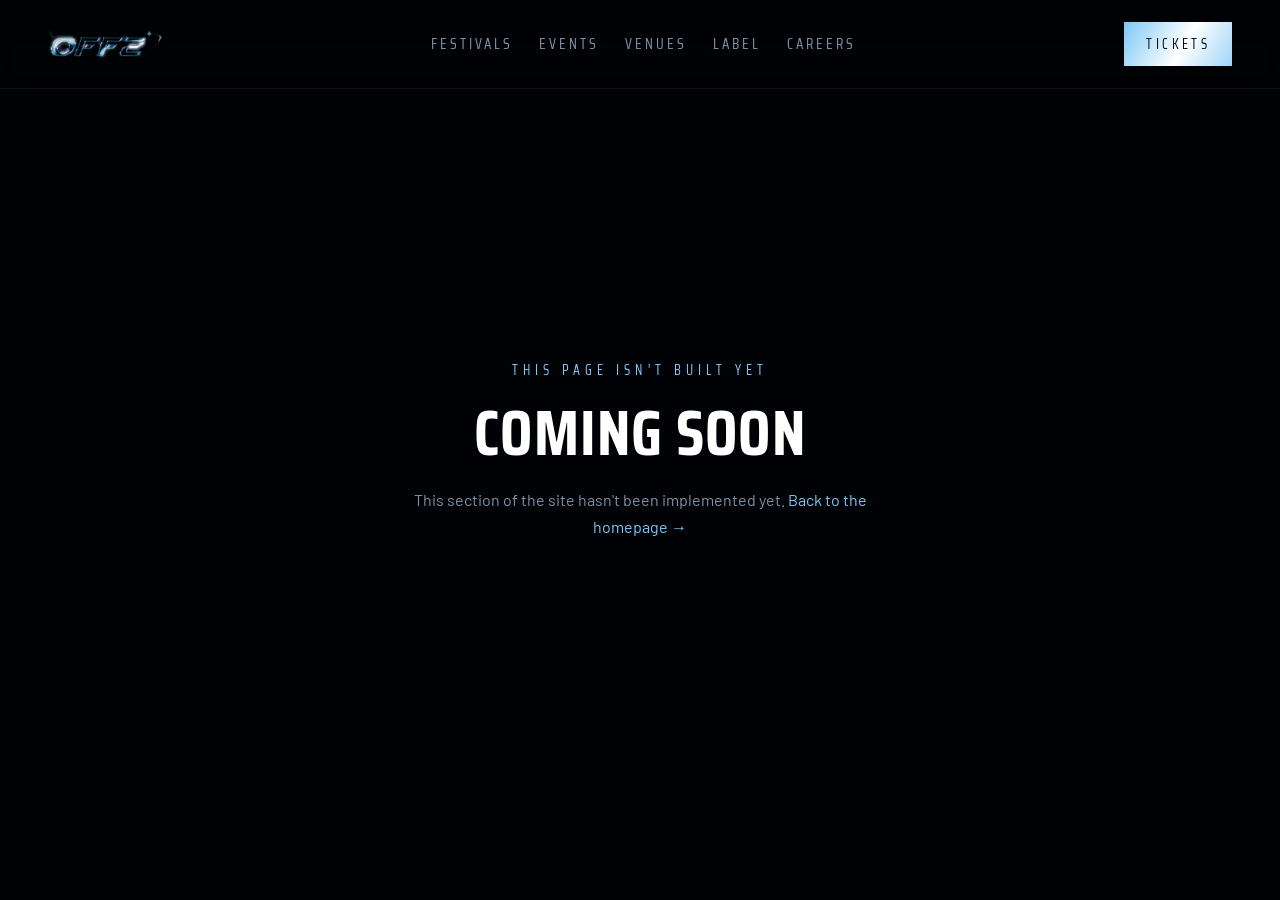
<file: coming-soon.html>
<!DOCTYPE html>
<html lang="en">
<head>
<meta charset="utf-8">
<meta name="viewport" content="width=device-width, initial-scale=1">
<title>Coming soon — OFF2 Entertainment</title>
<link rel="preconnect" href="https://fonts.googleapis.com" />
<link rel="preconnect" href="https://fonts.gstatic.com" crossorigin="" />
<link href="https://fonts.googleapis.com/css2?family=Saira+Condensed:wght@200;300;400;500;600;700;800;900&family=Barlow:wght@300;400;500&display=swap" rel="stylesheet" />
<link rel="stylesheet" href="css/style.css">
<style>
  .stub { min-height: 100vh; display: flex; flex-direction: column; align-items: center; justify-content: center;
    text-align: center; padding: 120px 24px; gap: 22px; }
  .stub .eyebrow { margin: 0; }
  .stub h1 { margin: 0; font-family: var(--font-display); font-weight: 700; font-size: 64px; line-height: .95;
    letter-spacing: .02em; text-transform: uppercase; color: var(--white); }
  .stub p { margin: 0; max-width: 480px; color: var(--text-dim); font-size: 16px; line-height: 1.7; }
</style>
</head>
<body>
<div class="wrap">
  <nav class="nav">
    <a href="index.html" class="nav__logo" aria-label="OFF2 — home"><img src="images/off2-logo.png" alt="OFF2"></a>
    <div class="nav__links">
      <a href="festivals.html">Festivals</a>
      <a href="events.html">Events</a>
      <a href="venues.html">Venues</a>
      <a href="label.html">Label</a>
      <a href="careers.html">Careers</a>
    </div>
    <a href="events.html" class="nav__cta">Tickets</a>
  </nav>
  <main class="stub">
    <div class="eyebrow">This page isn't built yet</div>
    <h1 id="stub-title">Coming soon</h1>
    <p>This section of the site hasn't been implemented yet. <a href="index.html">Back to the homepage →</a></p>
  </main>
</div>
<script>
  var params = new URLSearchParams(window.location.search);
  var title = params.get('title');
  if (title) document.getElementById('stub-title').textContent = title;
</script>
</body>
</html>
</file>
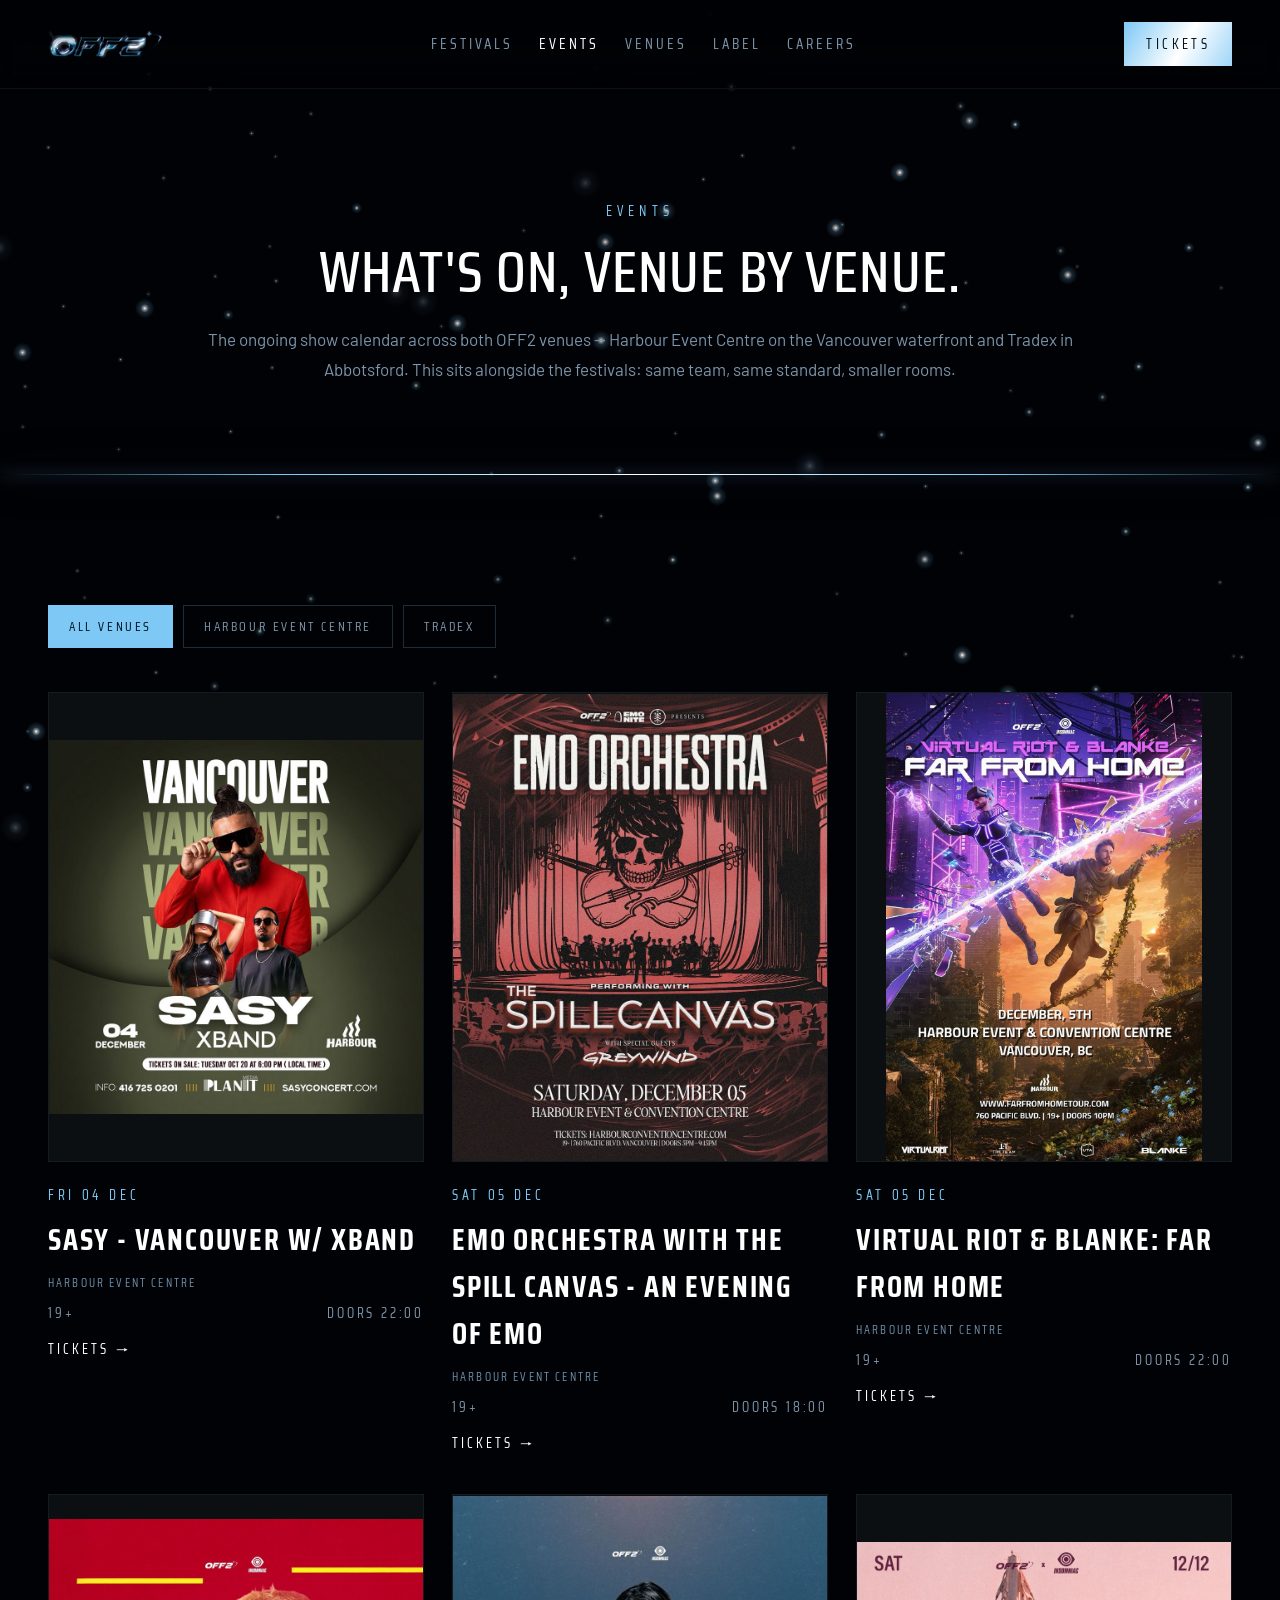
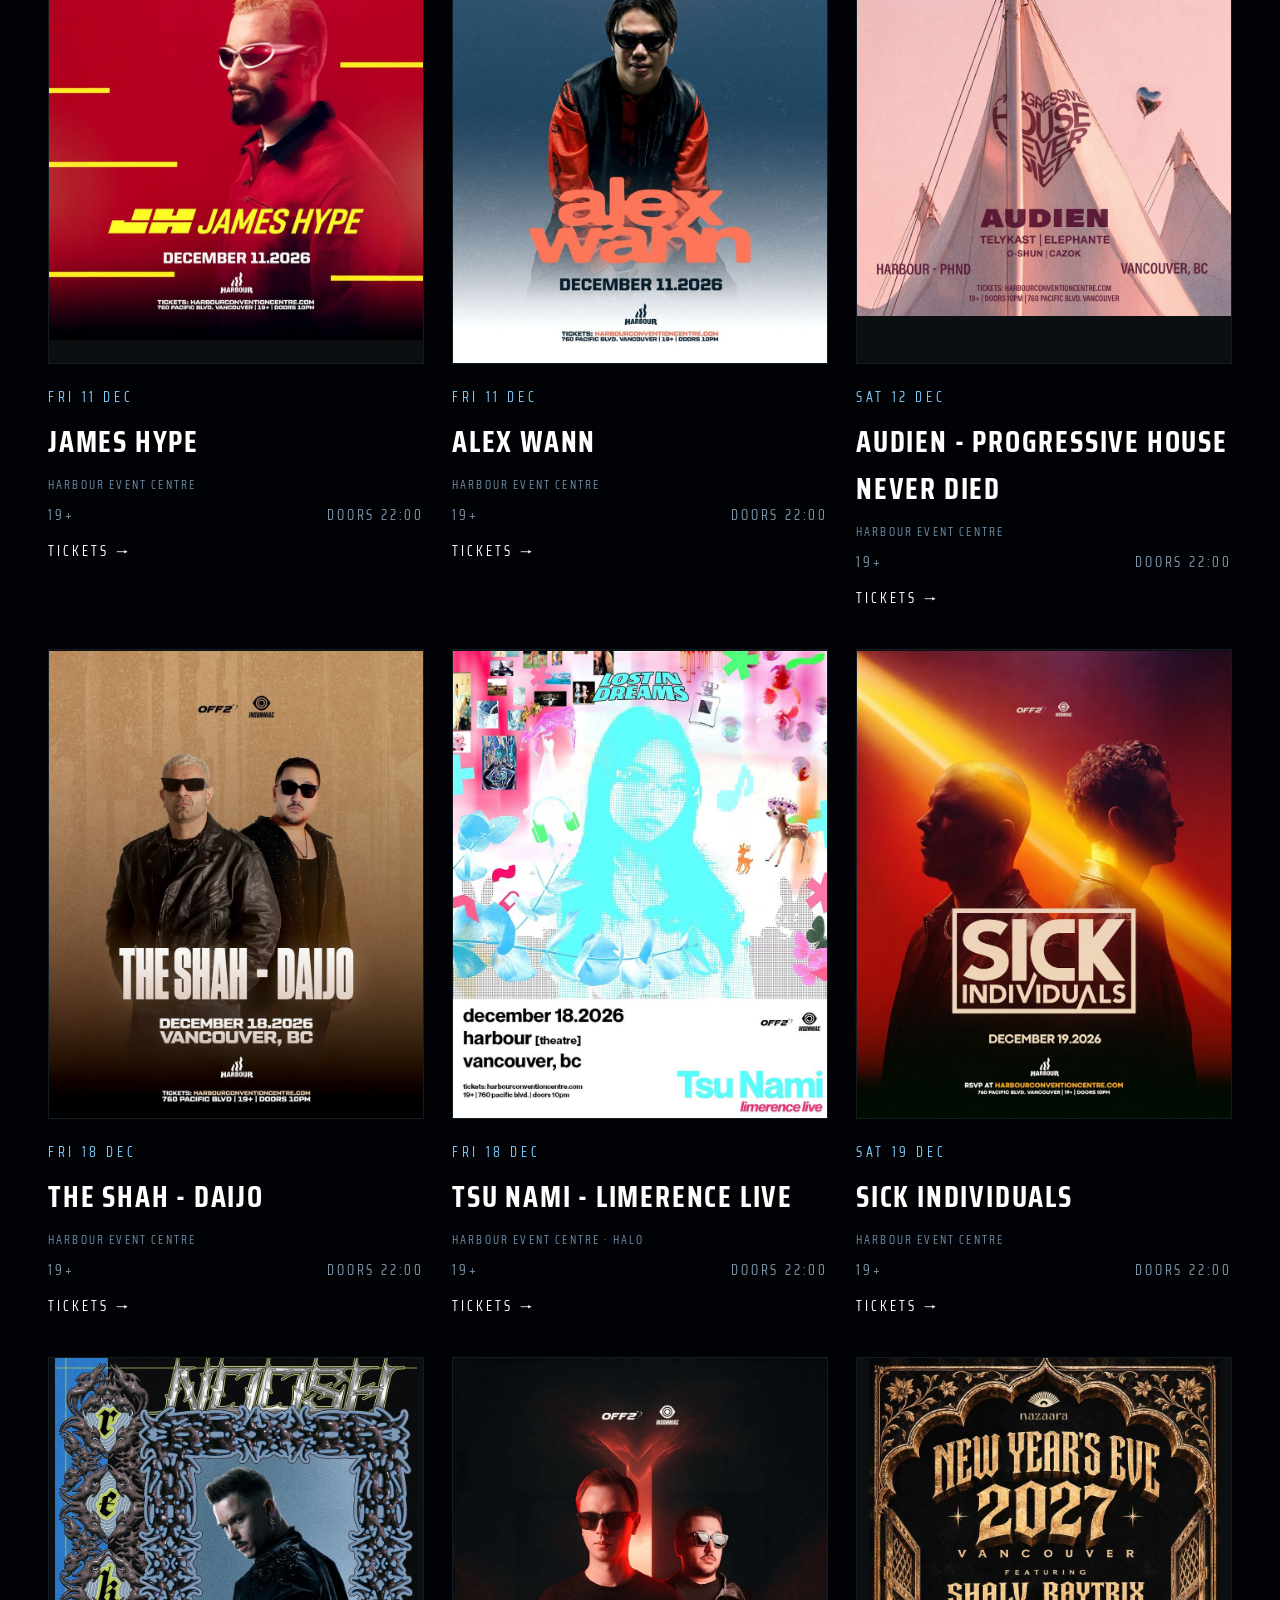
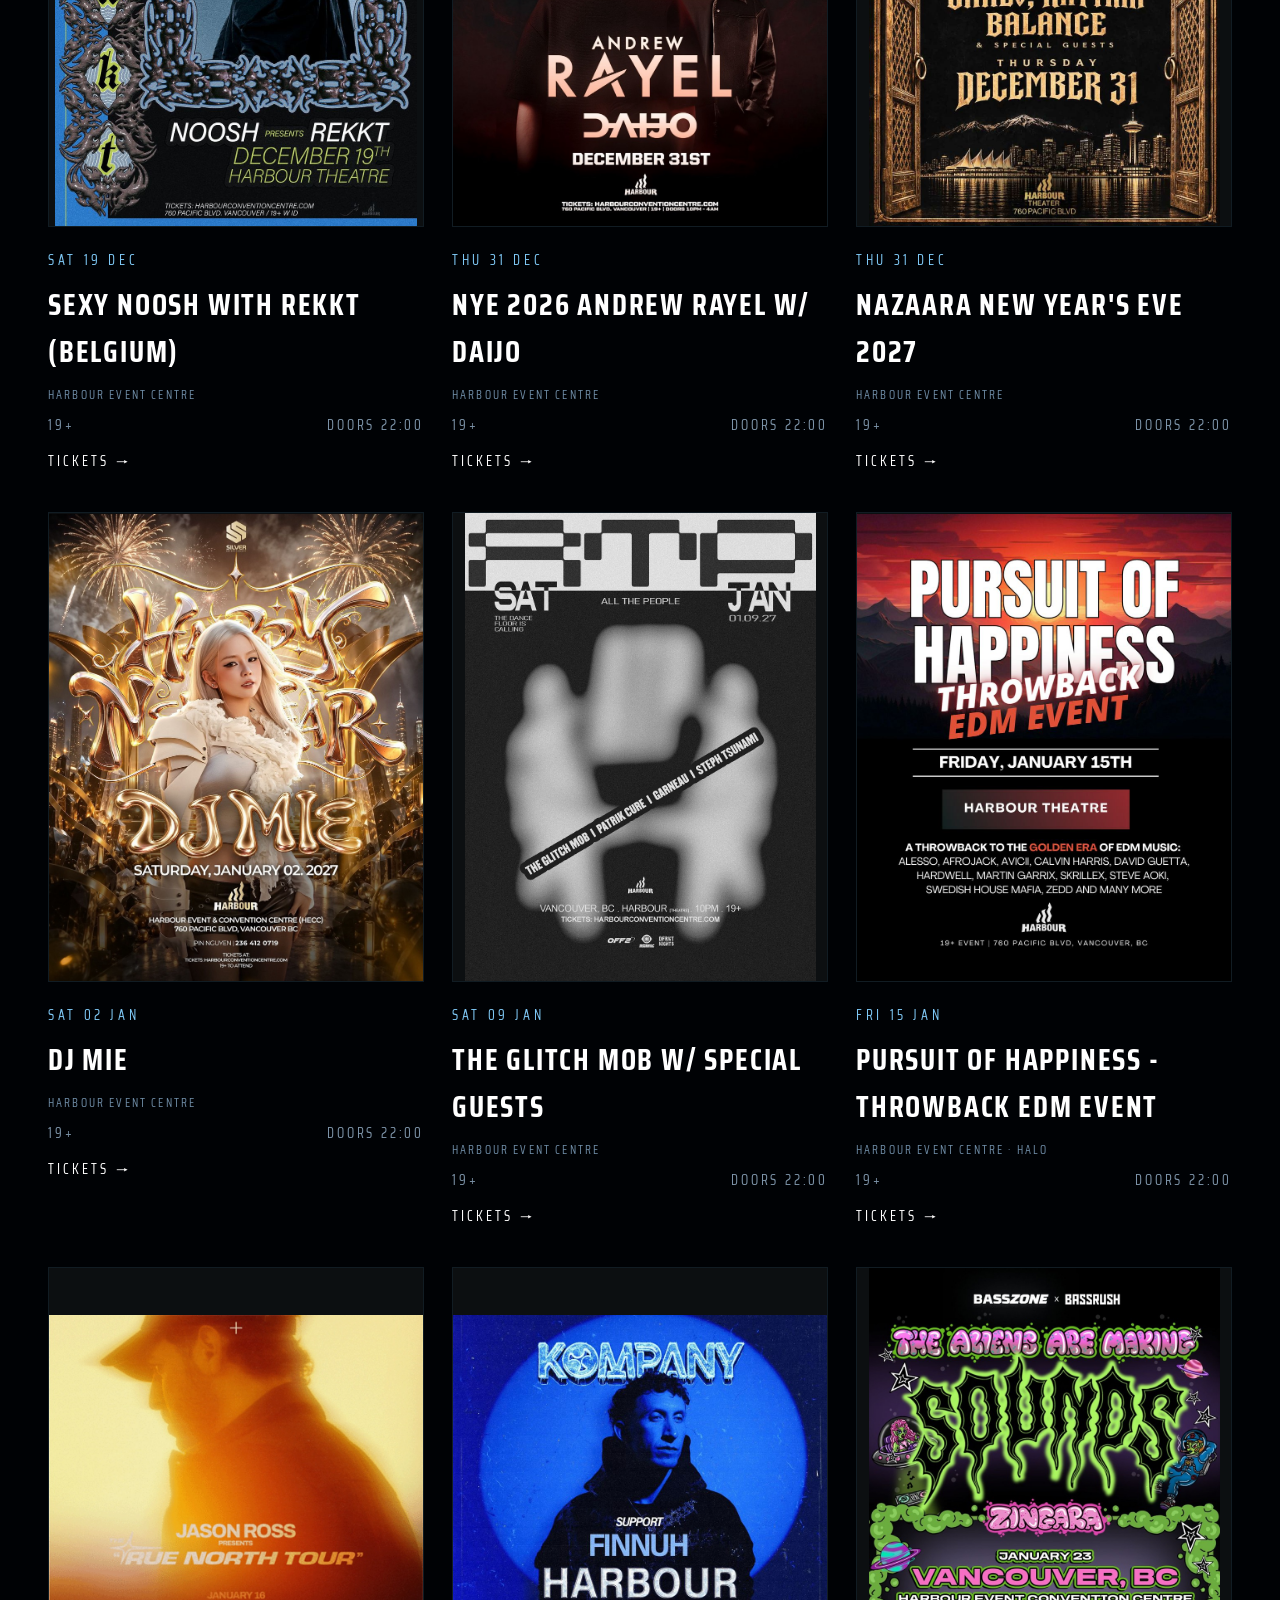
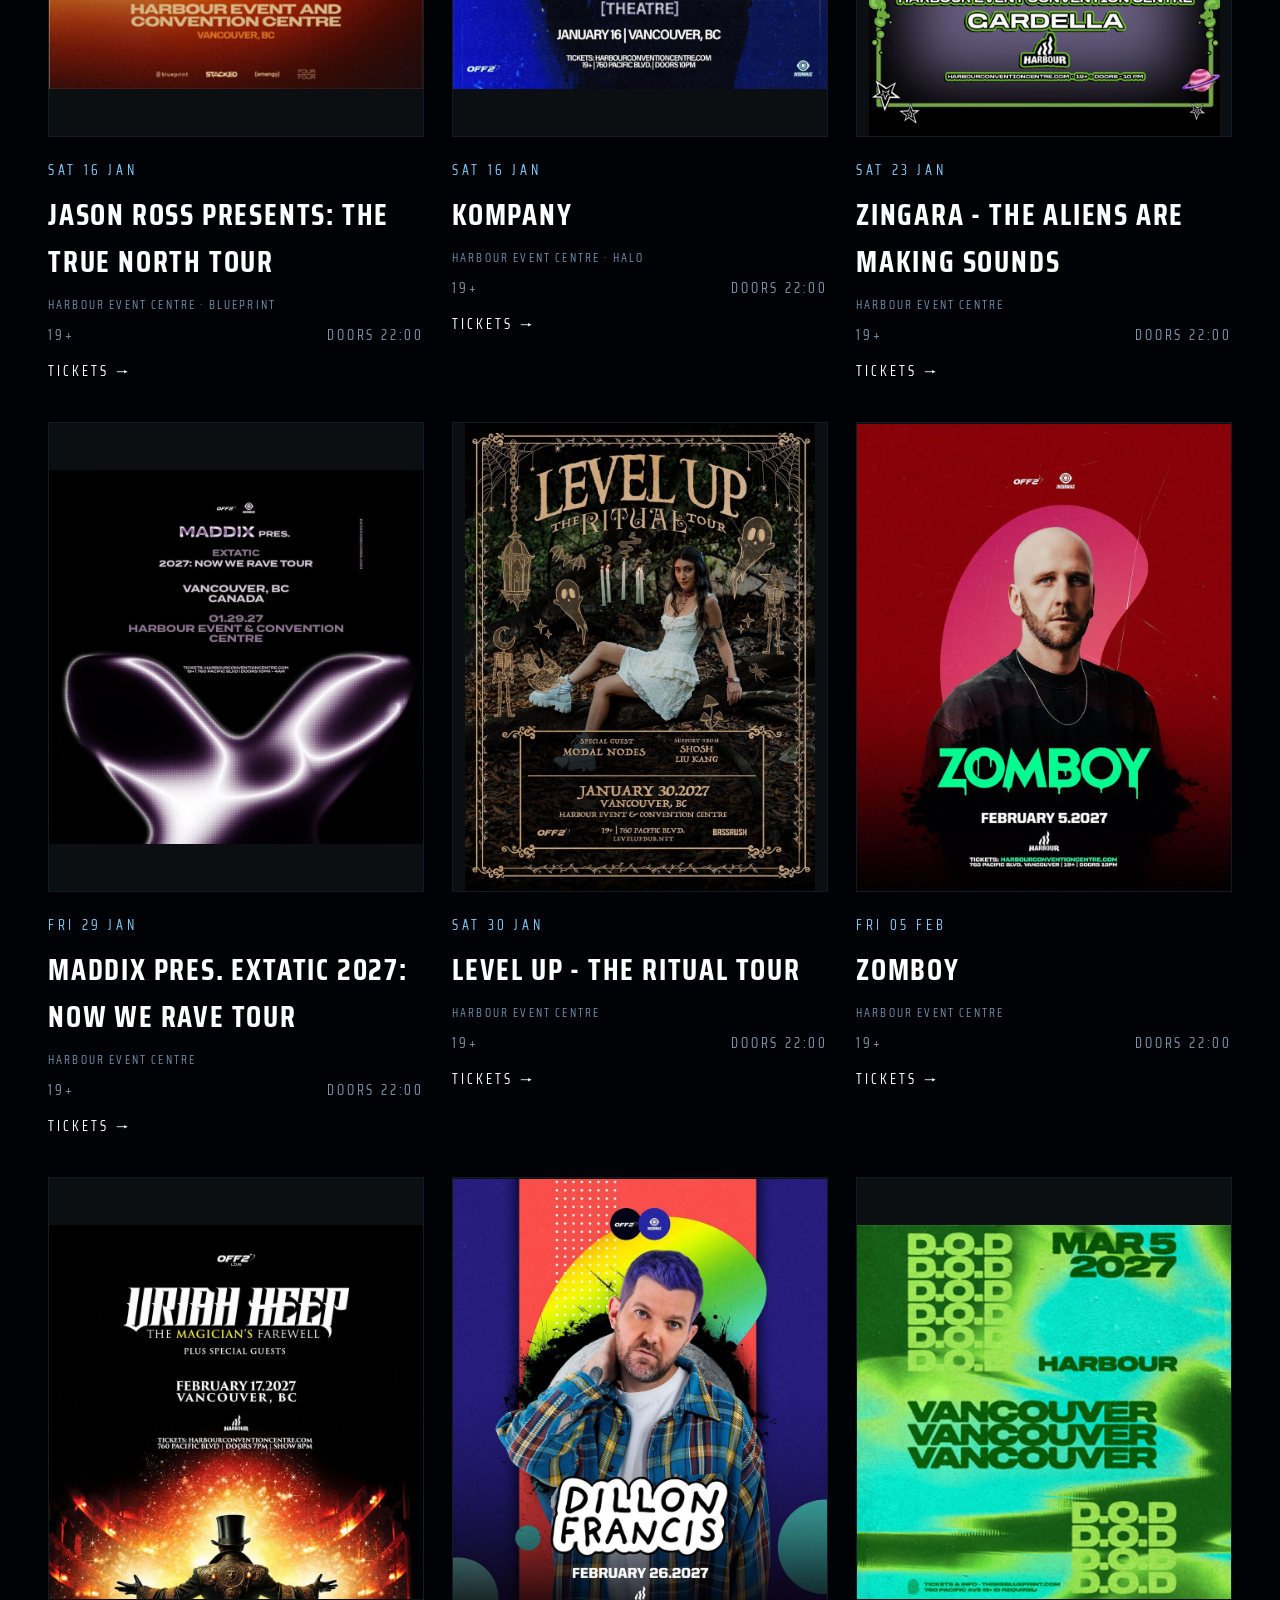
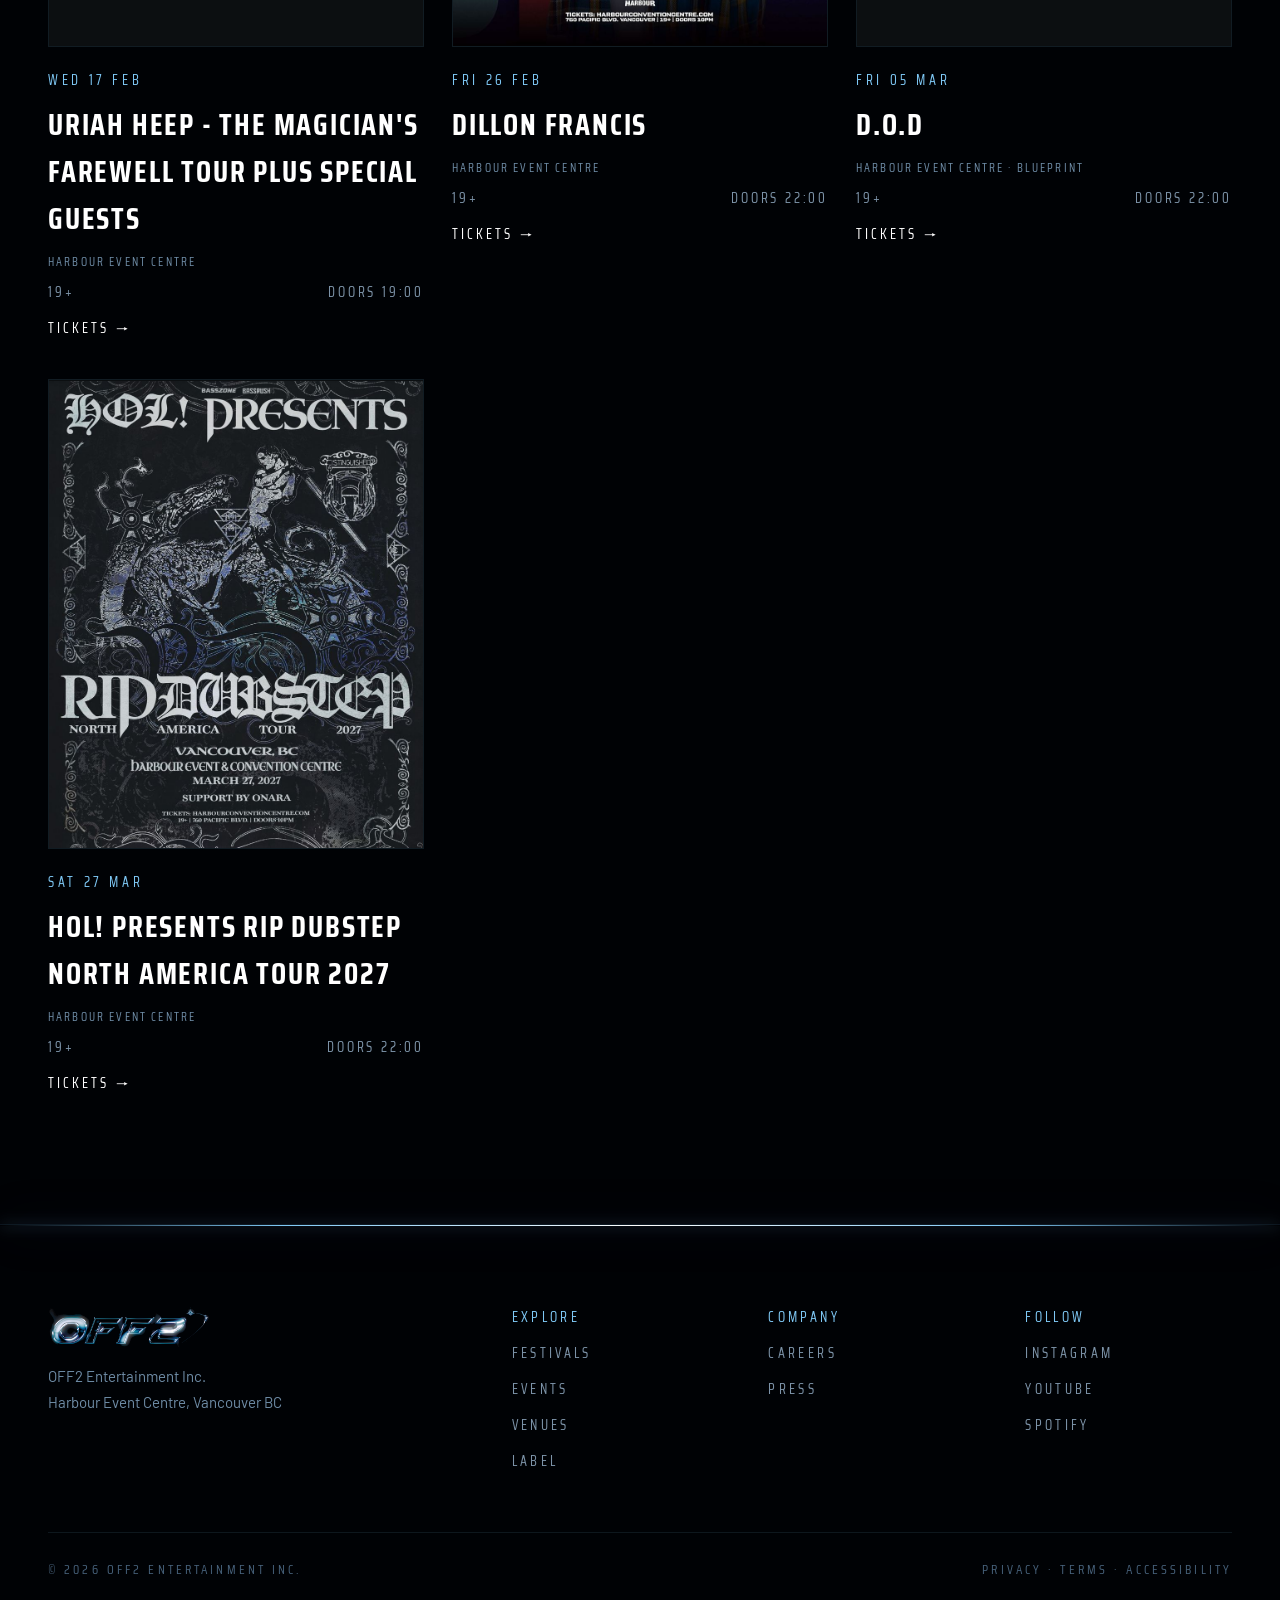
<file: events.html>
<!DOCTYPE html>
<html lang="en">
<head>
<meta charset="utf-8">
<meta name="viewport" content="width=device-width, initial-scale=1">
<title>Events — OFF2 Entertainment</title>
<meta name="description" content="What's on at Harbour Event Centre and Tradex — OFF2 Entertainment's ongoing event programming across both venues.">
<link rel="preconnect" href="https://fonts.googleapis.com" />
<link rel="preconnect" href="https://fonts.gstatic.com" crossorigin="" />
<link href="https://fonts.googleapis.com/css2?family=Saira+Condensed:wght@200;300;400;500;600;700;800;900&family=Barlow:wght@300;400;500&display=swap" rel="stylesheet" />
<link rel="stylesheet" href="css/style.css">
</head>
<body>
<div class="wrap">

  <!-- ============ NAV ============ -->
  <nav class="nav" id="site-nav">
    <a href="index.html" class="nav__logo" data-cms="nav.logo" aria-label="OFF2 — home"><img src="images/off2-logo.png" alt="OFF2"></a>
    <div class="nav__links">
      <a href="festivals.html">Festivals</a>
      <a href="events.html" aria-current="page">Events</a>
      <a href="venues.html">Venues</a>
      <a href="label.html">Label</a>
      <a href="careers.html">Careers</a>
    </div>
    <a href="events.html" class="nav__cta">Tickets</a>
    <button type="button" class="nav__toggle" id="nav-toggle" aria-label="Toggle menu" aria-expanded="false">
      <svg width="20" height="20" viewBox="0 0 24 24" fill="none" stroke="currentColor" stroke-width="2" stroke-linecap="round"><path d="M3 6h18M3 12h18M3 18h18"/></svg>
    </button>
  </nav>

  <!-- ============ SKY / STARFIELD BACKGROUND ============ -->
  <div class="sky" aria-hidden="true">
    <div class="sky__layer" style="animation: off2Twinkle 7s ease-in-out infinite, off2Float 46s ease-in-out infinite; background-image: radial-gradient(circle 3.2px at 6.17% 25.75%, rgba(226,244,255,0.49) 0%, rgba(226,244,255,0.27) 18%, rgba(150,214,255,0.11) 42%, rgba(150,214,255,0) 100%), radial-gradient(circle 3.2px at 50.60% 81.21%, rgba(226,244,255,0.52) 0%, rgba(226,244,255,0.29) 18%, rgba(150,214,255,0.11) 42%, rgba(150,214,255,0) 100%), radial-gradient(circle 3.2px at 40.58% 68.74%, rgba(226,244,255,0.56) 0%, rgba(226,244,255,0.31) 18%, rgba(150,214,255,0.12) 42%, rgba(150,214,255,0) 100%), radial-gradient(circle 3.2px at 97.98% 8.91%, rgba(226,244,255,0.51) 0%, rgba(226,244,255,0.28) 18%, rgba(150,214,255,0.11) 42%, rgba(150,214,255,0) 100%), radial-gradient(circle 3.2px at 26.66% 3.14%, rgba(226,244,255,0.36) 0%, rgba(226,244,255,0.20) 18%, rgba(150,214,255,0.08) 42%, rgba(150,214,255,0) 100%), radial-gradient(circle 3.2px at 24.71% 16.13%, rgba(226,244,255,0.51) 0%, rgba(226,244,255,0.28) 18%, rgba(150,214,255,0.11) 42%, rgba(150,214,255,0) 100%), radial-gradient(circle 3.2px at 0.19% 40.06%, rgba(226,244,255,0.54) 0%, rgba(226,244,255,0.29) 18%, rgba(150,214,255,0.12) 42%, rgba(150,214,255,0) 100%), radial-gradient(circle 3.2px at 31.59% 10.30%, rgba(226,244,255,0.35) 0%, rgba(226,244,255,0.19) 18%, rgba(150,214,255,0.08) 42%, rgba(150,214,255,0) 100%), radial-gradient(circle 3.2px at 60.15% 75.86%, rgba(226,244,255,0.39) 0%, rgba(226,244,255,0.22) 18%, rgba(150,214,255,0.09) 42%, rgba(150,214,255,0) 100%), radial-gradient(circle 3.2px at 97.49% 83.52%, rgba(226,244,255,0.49) 0%, rgba(226,244,255,0.27) 18%, rgba(150,214,255,0.11) 42%, rgba(150,214,255,0) 100%), radial-gradient(circle 3.2px at 11.66% 81.87%, rgba(226,244,255,0.57) 0%, rgba(226,244,255,0.32) 18%, rgba(150,214,255,0.13) 42%, rgba(150,214,255,0) 100%), radial-gradient(circle 3.2px at 62.82% 61.88%, rgba(226,244,255,0.36) 0%, rgba(226,244,255,0.20) 18%, rgba(150,214,255,0.08) 42%, rgba(150,214,255,0) 100%), radial-gradient(circle 3.2px at 49.41% 99.01%, rgba(226,244,255,0.51) 0%, rgba(226,244,255,0.28) 18%, rgba(150,214,255,0.11) 42%, rgba(150,214,255,0) 100%), radial-gradient(circle 3.2px at 0.48% 35.17%, rgba(226,244,255,0.66) 0%, rgba(226,244,255,0.36) 18%, rgba(150,214,255,0.15) 42%, rgba(150,214,255,0) 100%), radial-gradient(circle 3.2px at 27.58% 1.41%, rgba(226,244,255,0.50) 0%, rgba(226,244,255,0.28) 18%, rgba(150,214,255,0.11) 42%, rgba(150,214,255,0) 100%), radial-gradient(circle 3.2px at 85.73% 93.36%, rgba(226,244,255,0.36) 0%, rgba(226,244,255,0.20) 18%, rgba(150,214,255,0.08) 42%, rgba(150,214,255,0) 100%), radial-gradient(circle 3.2px at 93.09% 52.13%, rgba(226,244,255,0.46) 0%, rgba(226,244,255,0.25) 18%, rgba(150,214,255,0.10) 42%, rgba(150,214,255,0) 100%), radial-gradient(circle 3.2px at 13.84% 62.21%, rgba(226,244,255,0.35) 0%, rgba(226,244,255,0.19) 18%, rgba(150,214,255,0.08) 42%, rgba(150,214,255,0) 100%), radial-gradient(circle 3.2px at 26.45% 12.32%, rgba(226,244,255,0.47) 0%, rgba(226,244,255,0.26) 18%, rgba(150,214,255,0.10) 42%, rgba(150,214,255,0) 100%), radial-gradient(circle 3.2px at 26.44% 55.55%, rgba(226,244,255,0.64) 0%, rgba(226,244,255,0.35) 18%, rgba(150,214,255,0.14) 42%, rgba(150,214,255,0) 100%), radial-gradient(circle 3.2px at 57.99% 10.33%, rgba(226,244,255,0.35) 0%, rgba(226,244,255,0.19) 18%, rgba(150,214,255,0.08) 42%, rgba(150,214,255,0) 100%), radial-gradient(circle 3.2px at 70.07% 8.28%, rgba(226,244,255,0.52) 0%, rgba(226,244,255,0.29) 18%, rgba(150,214,255,0.12) 42%, rgba(150,214,255,0) 100%), radial-gradient(circle 3.2px at 8.43% 5.03%, rgba(226,244,255,0.46) 0%, rgba(226,244,255,0.25) 18%, rgba(150,214,255,0.10) 42%, rgba(150,214,255,0) 100%), radial-gradient(circle 3.2px at 9.99% 16.35%, rgba(226,244,255,0.48) 0%, rgba(226,244,255,0.27) 18%, rgba(150,214,255,0.11) 42%, rgba(150,214,255,0) 100%), radial-gradient(circle 3.2px at 39.72% 70.99%, rgba(226,244,255,0.44) 0%, rgba(226,244,255,0.24) 18%, rgba(150,214,255,0.10) 42%, rgba(150,214,255,0) 100%), radial-gradient(circle 3.2px at 99.25% 19.63%, rgba(226,244,255,0.65) 0%, rgba(226,244,255,0.36) 18%, rgba(150,214,255,0.14) 42%, rgba(150,214,255,0) 100%), radial-gradient(circle 3.2px at 0.02% 28.92%, rgba(226,244,255,0.36) 0%, rgba(226,244,255,0.20) 18%, rgba(150,214,255,0.08) 42%, rgba(150,214,255,0) 100%), radial-gradient(circle 3.2px at 60.96% 84.88%, rgba(226,244,255,0.43) 0%, rgba(226,244,255,0.24) 18%, rgba(150,214,255,0.10) 42%, rgba(150,214,255,0) 100%), radial-gradient(circle 3.2px at 59.21% 73.15%, rgba(226,244,255,0.51) 0%, rgba(226,244,255,0.28) 18%, rgba(150,214,255,0.11) 42%, rgba(150,214,255,0) 100%), radial-gradient(circle 3.2px at 40.32% 51.96%, rgba(226,244,255,0.39) 0%, rgba(226,244,255,0.21) 18%, rgba(150,214,255,0.09) 42%, rgba(150,214,255,0) 100%), radial-gradient(circle 3.2px at 76.67% 80.29%, rgba(226,244,255,0.47) 0%, rgba(226,244,255,0.26) 18%, rgba(150,214,255,0.10) 42%, rgba(150,214,255,0) 100%), radial-gradient(circle 3.2px at 91.63% 2.78%, rgba(226,244,255,0.55) 0%, rgba(226,244,255,0.30) 18%, rgba(150,214,255,0.12) 42%, rgba(150,214,255,0) 100%), radial-gradient(circle 3.2px at 59.54% 91.29%, rgba(226,244,255,0.42) 0%, rgba(226,244,255,0.23) 18%, rgba(150,214,255,0.09) 42%, rgba(150,214,255,0) 100%), radial-gradient(circle 3.2px at 25.77% 79.89%, rgba(226,244,255,0.59) 0%, rgba(226,244,255,0.33) 18%, rgba(150,214,255,0.13) 42%, rgba(150,214,255,0) 100%), radial-gradient(circle 3.2px at 46.24% 98.29%, rgba(226,244,255,0.66) 0%, rgba(226,244,255,0.36) 18%, rgba(150,214,255,0.14) 42%, rgba(150,214,255,0) 100%), radial-gradient(circle 3.2px at 30.22% 71.03%, rgba(226,244,255,0.57) 0%, rgba(226,244,255,0.31) 18%, rgba(150,214,255,0.12) 42%, rgba(150,214,255,0) 100%), radial-gradient(circle 3.2px at 9.78% 99.60%, rgba(226,244,255,0.42) 0%, rgba(226,244,255,0.23) 18%, rgba(150,214,255,0.09) 42%, rgba(150,214,255,0) 100%), radial-gradient(circle 3.2px at 74.13% 45.09%, rgba(226,244,255,0.35) 0%, rgba(226,244,255,0.19) 18%, rgba(150,214,255,0.08) 42%, rgba(150,214,255,0) 100%), radial-gradient(circle 3.2px at 52.30% 48.63%, rgba(226,244,255,0.40) 0%, rgba(226,244,255,0.22) 18%, rgba(150,214,255,0.09) 42%, rgba(150,214,255,0) 100%), radial-gradient(circle 3.2px at 20.70% 2.04%, rgba(226,244,255,0.59) 0%, rgba(226,244,255,0.32) 18%, rgba(150,214,255,0.13) 42%, rgba(150,214,255,0) 100%), radial-gradient(circle 3.2px at 22.35% 35.65%, rgba(226,244,255,0.45) 0%, rgba(226,244,255,0.25) 18%, rgba(150,214,255,0.10) 42%, rgba(150,214,255,0) 100%), radial-gradient(circle 3.2px at 65.69% 74.40%, rgba(226,244,255,0.48) 0%, rgba(226,244,255,0.26) 18%, rgba(150,214,255,0.10) 42%, rgba(150,214,255,0) 100%), radial-gradient(circle 3.2px at 17.53% 85.61%, rgba(226,244,255,0.46) 0%, rgba(226,244,255,0.25) 18%, rgba(150,214,255,0.10) 42%, rgba(150,214,255,0) 100%), radial-gradient(circle 3.2px at 47.10% 18.48%, rgba(226,244,255,0.36) 0%, rgba(226,244,255,0.20) 18%, rgba(150,214,255,0.08) 42%, rgba(150,214,255,0) 100%), radial-gradient(circle 3.2px at 27.25% 97.69%, rgba(226,244,255,0.53) 0%, rgba(226,244,255,0.29) 18%, rgba(150,214,255,0.12) 42%, rgba(150,214,255,0) 100%), radial-gradient(circle 3.2px at 9.97% 44.76%, rgba(226,244,255,0.52) 0%, rgba(226,244,255,0.29) 18%, rgba(150,214,255,0.12) 42%, rgba(150,214,255,0) 100%), radial-gradient(circle 3.2px at 86.91% 91.46%, rgba(226,244,255,0.60) 0%, rgba(226,244,255,0.33) 18%, rgba(150,214,255,0.13) 42%, rgba(150,214,255,0) 100%), radial-gradient(circle 3.2px at 26.27% 25.75%, rgba(226,244,255,0.36) 0%, rgba(226,244,255,0.20) 18%, rgba(150,214,255,0.08) 42%, rgba(150,214,255,0) 100%), radial-gradient(circle 3.2px at 63.17% 31.37%, rgba(226,244,255,0.52) 0%, rgba(226,244,255,0.29) 18%, rgba(150,214,255,0.11) 42%, rgba(150,214,255,0) 100%), radial-gradient(circle 3.2px at 18.98% 27.52%, rgba(226,244,255,0.49) 0%, rgba(226,244,255,0.27) 18%, rgba(150,214,255,0.11) 42%, rgba(150,214,255,0) 100%), radial-gradient(circle 3.2px at 23.27% 0.06%, rgba(226,244,255,0.52) 0%, rgba(226,244,255,0.29) 18%, rgba(150,214,255,0.11) 42%, rgba(150,214,255,0) 100%), radial-gradient(circle 3.2px at 38.66% 4.72%, rgba(226,244,255,0.44) 0%, rgba(226,244,255,0.24) 18%, rgba(150,214,255,0.10) 42%, rgba(150,214,255,0) 100%), radial-gradient(circle 3.2px at 23.00% 4.32%, rgba(226,244,255,0.44) 0%, rgba(226,244,255,0.24) 18%, rgba(150,214,255,0.10) 42%, rgba(150,214,255,0) 100%), radial-gradient(circle 3.2px at 48.28% 17.64%, rgba(226,244,255,0.38) 0%, rgba(226,244,255,0.21) 18%, rgba(150,214,255,0.08) 42%, rgba(150,214,255,0) 100%), radial-gradient(circle 3.2px at 26.31% 36.03%, rgba(226,244,255,0.66) 0%, rgba(226,244,255,0.36) 18%, rgba(150,214,255,0.14) 42%, rgba(150,214,255,0) 100%), radial-gradient(circle 3.2px at 18.49% 68.39%, rgba(226,244,255,0.59) 0%, rgba(226,244,255,0.33) 18%, rgba(150,214,255,0.13) 42%, rgba(150,214,255,0) 100%), radial-gradient(circle 3.2px at 15.72% 3.90%, rgba(226,244,255,0.48) 0%, rgba(226,244,255,0.26) 18%, rgba(150,214,255,0.10) 42%, rgba(150,214,255,0) 100%), radial-gradient(circle 3.2px at 54.13% 27.63%, rgba(226,244,255,0.60) 0%, rgba(226,244,255,0.33) 18%, rgba(150,214,255,0.13) 42%, rgba(150,214,255,0) 100%), radial-gradient(circle 3.2px at 44.75% 71.03%, rgba(226,244,255,0.43) 0%, rgba(226,244,255,0.24) 18%, rgba(150,214,255,0.09) 42%, rgba(150,214,255,0) 100%), radial-gradient(circle 3.2px at 10.14% 73.26%, rgba(226,244,255,0.38) 0%, rgba(226,244,255,0.21) 18%, rgba(150,214,255,0.08) 42%, rgba(150,214,255,0) 100%), radial-gradient(circle 3.2px at 42.43% 31.86%, rgba(226,244,255,0.39) 0%, rgba(226,244,255,0.21) 18%, rgba(150,214,255,0.08) 42%, rgba(150,214,255,0) 100%), radial-gradient(circle 3.2px at 26.05% 43.20%, rgba(226,244,255,0.56) 0%, rgba(226,244,255,0.31) 18%, rgba(150,214,255,0.12) 42%, rgba(150,214,255,0) 100%), radial-gradient(circle 3.2px at 67.30% 66.87%, rgba(226,244,255,0.59) 0%, rgba(226,244,255,0.33) 18%, rgba(150,214,255,0.13) 42%, rgba(150,214,255,0) 100%), radial-gradient(circle 3.2px at 84.47% 93.74%, rgba(226,244,255,0.36) 0%, rgba(226,244,255,0.20) 18%, rgba(150,214,255,0.08) 42%, rgba(150,214,255,0) 100%), radial-gradient(circle 3.2px at 30.41% 99.28%, rgba(226,244,255,0.58) 0%, rgba(226,244,255,0.32) 18%, rgba(150,214,255,0.13) 42%, rgba(150,214,255,0) 100%), radial-gradient(circle 3.2px at 7.94% 65.22%, rgba(226,244,255,0.61) 0%, rgba(226,244,255,0.33) 18%, rgba(150,214,255,0.13) 42%, rgba(150,214,255,0) 100%), radial-gradient(circle 3.2px at 24.71% 23.83%, rgba(226,244,255,0.64) 0%, rgba(226,244,255,0.35) 18%, rgba(150,214,255,0.14) 42%, rgba(150,214,255,0) 100%), radial-gradient(circle 3.2px at 38.12% 15.80%, rgba(226,244,255,0.46) 0%, rgba(226,244,255,0.25) 18%, rgba(150,214,255,0.10) 42%, rgba(150,214,255,0) 100%), radial-gradient(circle 3.2px at 54.94% 9.09%, rgba(226,244,255,0.38) 0%, rgba(226,244,255,0.21) 18%, rgba(150,214,255,0.08) 42%, rgba(150,214,255,0) 100%), radial-gradient(circle 3.2px at 26.38% 77.73%, rgba(226,244,255,0.37) 0%, rgba(226,244,255,0.20) 18%, rgba(150,214,255,0.08) 42%, rgba(150,214,255,0) 100%), radial-gradient(circle 3.2px at 93.80% 2.02%, rgba(226,244,255,0.52) 0%, rgba(226,244,255,0.29) 18%, rgba(150,214,255,0.11) 42%, rgba(150,214,255,0) 100%), radial-gradient(circle 3.2px at 50.81% 94.71%, rgba(226,244,255,0.60) 0%, rgba(226,244,255,0.33) 18%, rgba(150,214,255,0.13) 42%, rgba(150,214,255,0) 100%), radial-gradient(circle 3.2px at 70.92% 58.51%, rgba(226,244,255,0.52) 0%, rgba(226,244,255,0.29) 18%, rgba(150,214,255,0.11) 42%, rgba(150,214,255,0) 100%), radial-gradient(circle 3.2px at 4.06% 8.85%, rgba(226,244,255,0.65) 0%, rgba(226,244,255,0.36) 18%, rgba(150,214,255,0.14) 42%, rgba(150,214,255,0) 100%), radial-gradient(circle 3.2px at 58.39% 82.98%, rgba(226,244,255,0.36) 0%, rgba(226,244,255,0.20) 18%, rgba(150,214,255,0.08) 42%, rgba(150,214,255,0) 100%), radial-gradient(circle 3.2px at 12.46% 38.13%, rgba(226,244,255,0.51) 0%, rgba(226,244,255,0.28) 18%, rgba(150,214,255,0.11) 42%, rgba(150,214,255,0) 100%), radial-gradient(circle 3.2px at 54.57% 14.01%, rgba(226,244,255,0.52) 0%, rgba(226,244,255,0.28) 18%, rgba(150,214,255,0.11) 42%, rgba(150,214,255,0) 100%), radial-gradient(circle 3.2px at 17.99% 37.12%, rgba(226,244,255,0.34) 0%, rgba(226,244,255,0.19) 18%, rgba(150,214,255,0.08) 42%, rgba(150,214,255,0) 100%), radial-gradient(circle 3.2px at 71.21% 36.18%, rgba(226,244,255,0.60) 0%, rgba(226,244,255,0.33) 18%, rgba(150,214,255,0.13) 42%, rgba(150,214,255,0) 100%), radial-gradient(circle 3.2px at 36.63% 69.27%, rgba(226,244,255,0.42) 0%, rgba(226,244,255,0.23) 18%, rgba(150,214,255,0.09) 42%, rgba(150,214,255,0) 100%), radial-gradient(circle 3.2px at 89.17% 67.12%, rgba(226,244,255,0.54) 0%, rgba(226,244,255,0.30) 18%, rgba(150,214,255,0.12) 42%, rgba(150,214,255,0) 100%), radial-gradient(circle 3.2px at 78.46% 34.84%, rgba(226,244,255,0.35) 0%, rgba(226,244,255,0.19) 18%, rgba(150,214,255,0.08) 42%, rgba(150,214,255,0) 100%), radial-gradient(circle 3.2px at 22.02% 20.11%, rgba(226,244,255,0.59) 0%, rgba(226,244,255,0.33) 18%, rgba(150,214,255,0.13) 42%, rgba(150,214,255,0) 100%), radial-gradient(circle 3.2px at 10.18% 96.10%, rgba(226,244,255,0.54) 0%, rgba(226,244,255,0.30) 18%, rgba(150,214,255,0.12) 42%, rgba(150,214,255,0) 100%), radial-gradient(circle 3.2px at 25.90% 33.18%, rgba(226,244,255,0.39) 0%, rgba(226,244,255,0.21) 18%, rgba(150,214,255,0.08) 42%, rgba(150,214,255,0) 100%), radial-gradient(circle 3.2px at 77.92% 0.52%, rgba(226,244,255,0.40) 0%, rgba(226,244,255,0.22) 18%, rgba(150,214,255,0.09) 42%, rgba(150,214,255,0) 100%), radial-gradient(circle 3.2px at 47.47% 55.47%, rgba(226,244,255,0.60) 0%, rgba(226,244,255,0.33) 18%, rgba(150,214,255,0.13) 42%, rgba(150,214,255,0) 100%), radial-gradient(circle 3.2px at 37.07% 39.78%, rgba(226,244,255,0.38) 0%, rgba(226,244,255,0.21) 18%, rgba(150,214,255,0.08) 42%, rgba(150,214,255,0) 100%), radial-gradient(circle 3.2px at 87.76% 60.94%, rgba(226,244,255,0.53) 0%, rgba(226,244,255,0.29) 18%, rgba(150,214,255,0.12) 42%, rgba(150,214,255,0) 100%), radial-gradient(circle 3.2px at 75.60% 10.72%, rgba(226,244,255,0.40) 0%, rgba(226,244,255,0.22) 18%, rgba(150,214,255,0.09) 42%, rgba(150,214,255,0) 100%), radial-gradient(circle 3.2px at 13.44% 15.10%, rgba(226,244,255,0.54) 0%, rgba(226,244,255,0.30) 18%, rgba(150,214,255,0.12) 42%, rgba(150,214,255,0) 100%), radial-gradient(circle 3.2px at 22.54% 81.68%, rgba(226,244,255,0.42) 0%, rgba(226,244,255,0.23) 18%, rgba(150,214,255,0.09) 42%, rgba(150,214,255,0) 100%), radial-gradient(circle 3.2px at 13.37% 59.99%, rgba(226,244,255,0.45) 0%, rgba(226,244,255,0.25) 18%, rgba(150,214,255,0.10) 42%, rgba(150,214,255,0) 100%), radial-gradient(circle 3.2px at 96.30% 56.58%, rgba(226,244,255,0.59) 0%, rgba(226,244,255,0.32) 18%, rgba(150,214,255,0.13) 42%, rgba(150,214,255,0) 100%), radial-gradient(circle 3.2px at 93.75% 27.90%, rgba(226,244,255,0.43) 0%, rgba(226,244,255,0.24) 18%, rgba(150,214,255,0.10) 42%, rgba(150,214,255,0) 100%), radial-gradient(circle 3.2px at 30.74% 4.68%, rgba(226,244,255,0.45) 0%, rgba(226,244,255,0.25) 18%, rgba(150,214,255,0.10) 42%, rgba(150,214,255,0) 100%), radial-gradient(circle 3.2px at 68.59% 53.00%, rgba(226,244,255,0.59) 0%, rgba(226,244,255,0.33) 18%, rgba(150,214,255,0.13) 42%, rgba(150,214,255,0) 100%), radial-gradient(circle 3.2px at 16.06% 49.95%, rgba(226,244,255,0.38) 0%, rgba(226,244,255,0.21) 18%, rgba(150,214,255,0.08) 42%, rgba(150,214,255,0) 100%), radial-gradient(circle 3.2px at 78.13% 63.73%, rgba(226,244,255,0.51) 0%, rgba(226,244,255,0.28) 18%, rgba(150,214,255,0.11) 42%, rgba(150,214,255,0) 100%), radial-gradient(circle 3.2px at 16.18% 42.53%, rgba(226,244,255,0.66) 0%, rgba(226,244,255,0.36) 18%, rgba(150,214,255,0.14) 42%, rgba(150,214,255,0) 100%), radial-gradient(circle 3.2px at 56.66% 25.67%, rgba(226,244,255,0.57) 0%, rgba(226,244,255,0.31) 18%, rgba(150,214,255,0.13) 42%, rgba(150,214,255,0) 100%), radial-gradient(circle 3.2px at 45.73% 58.95%, rgba(226,244,255,0.43) 0%, rgba(226,244,255,0.24) 18%, rgba(150,214,255,0.10) 42%, rgba(150,214,255,0) 100%), radial-gradient(circle 3.2px at 87.84% 36.60%, rgba(226,244,255,0.40) 0%, rgba(226,244,255,0.22) 18%, rgba(150,214,255,0.09) 42%, rgba(150,214,255,0) 100%), radial-gradient(circle 3.2px at 18.01% 18.94%, rgba(226,244,255,0.52) 0%, rgba(226,244,255,0.29) 18%, rgba(150,214,255,0.12) 42%, rgba(150,214,255,0) 100%), radial-gradient(circle 3.2px at 85.01% 6.75%, rgba(226,244,255,0.35) 0%, rgba(226,244,255,0.20) 18%, rgba(150,214,255,0.08) 42%, rgba(150,214,255,0) 100%), radial-gradient(circle 3.2px at 83.33% 16.25%, rgba(226,244,255,0.46) 0%, rgba(226,244,255,0.25) 18%, rgba(150,214,255,0.10) 42%, rgba(150,214,255,0) 100%), radial-gradient(circle 3.2px at 9.82% 48.09%, rgba(226,244,255,0.40) 0%, rgba(226,244,255,0.22) 18%, rgba(150,214,255,0.09) 42%, rgba(150,214,255,0) 100%), radial-gradient(circle 3.2px at 60.00% 25.03%, rgba(226,244,255,0.45) 0%, rgba(226,244,255,0.25) 18%, rgba(150,214,255,0.10) 42%, rgba(150,214,255,0) 100%), radial-gradient(circle 3.2px at 11.48% 25.00%, rgba(226,244,255,0.56) 0%, rgba(226,244,255,0.31) 18%, rgba(150,214,255,0.12) 42%, rgba(150,214,255,0) 100%), radial-gradient(circle 3.2px at 82.38% 83.72%, rgba(226,244,255,0.55) 0%, rgba(226,244,255,0.30) 18%, rgba(150,214,255,0.12) 42%, rgba(150,214,255,0) 100%), radial-gradient(circle 3.2px at 28.58% 22.21%, rgba(226,244,255,0.48) 0%, rgba(226,244,255,0.26) 18%, rgba(150,214,255,0.11) 42%, rgba(150,214,255,0) 100%), radial-gradient(circle 3.2px at 77.91% 3.56%, rgba(226,244,255,0.56) 0%, rgba(226,244,255,0.31) 18%, rgba(150,214,255,0.12) 42%, rgba(150,214,255,0) 100%), radial-gradient(circle 3.2px at 10.98% 0.92%, rgba(226,244,255,0.43) 0%, rgba(226,244,255,0.24) 18%, rgba(150,214,255,0.10) 42%, rgba(150,214,255,0) 100%), radial-gradient(circle 3.2px at 56.41% 71.85%, rgba(226,244,255,0.43) 0%, rgba(226,244,255,0.24) 18%, rgba(150,214,255,0.10) 42%, rgba(150,214,255,0) 100%), radial-gradient(circle 3.2px at 89.72% 0.72%, rgba(226,244,255,0.54) 0%, rgba(226,244,255,0.30) 18%, rgba(150,214,255,0.12) 42%, rgba(150,214,255,0) 100%), radial-gradient(circle 3.2px at 88.65% 67.04%, rgba(226,244,255,0.37) 0%, rgba(226,244,255,0.20) 18%, rgba(150,214,255,0.08) 42%, rgba(150,214,255,0) 100%), radial-gradient(circle 3.2px at 23.35% 48.48%, rgba(226,244,255,0.60) 0%, rgba(226,244,255,0.33) 18%, rgba(150,214,255,0.13) 42%, rgba(150,214,255,0) 100%), radial-gradient(circle 3.2px at 0.26% 25.27%, rgba(226,244,255,0.40) 0%, rgba(226,244,255,0.22) 18%, rgba(150,214,255,0.09) 42%, rgba(150,214,255,0) 100%);"></div>
    <div class="sky__layer" style="animation: off2Twinkle 5.2s ease-in-out infinite reverse, off2Float 34s ease-in-out infinite; background-image: radial-gradient(circle 5.5px at 40.75% 60.69%, rgba(236,249,255,0.57) 0%, rgba(236,249,255,0.31) 18%, rgba(126,200,245,0.13) 42%, rgba(126,200,245,0) 100%), radial-gradient(circle 5.5px at 75.34% 46.86%, rgba(236,249,255,0.65) 0%, rgba(236,249,255,0.36) 18%, rgba(126,200,245,0.14) 42%, rgba(126,200,245,0) 100%), radial-gradient(circle 5.5px at 5.64% 28.53%, rgba(236,249,255,0.56) 0%, rgba(236,249,255,0.31) 18%, rgba(126,200,245,0.12) 42%, rgba(126,200,245,0) 100%), radial-gradient(circle 5.5px at 81.63% 56.73%, rgba(236,249,255,0.73) 0%, rgba(236,249,255,0.40) 18%, rgba(126,200,245,0.16) 42%, rgba(126,200,245,0) 100%), radial-gradient(circle 5.5px at 22.13% 7.81%, rgba(236,249,255,0.75) 0%, rgba(236,249,255,0.41) 18%, rgba(126,200,245,0.17) 42%, rgba(126,200,245,0) 100%), radial-gradient(circle 5.5px at 79.57% 3.20%, rgba(236,249,255,0.75) 0%, rgba(236,249,255,0.41) 18%, rgba(126,200,245,0.17) 42%, rgba(126,200,245,0) 100%), radial-gradient(circle 5.5px at 28.05% 89.78%, rgba(236,249,255,0.67) 0%, rgba(236,249,255,0.37) 18%, rgba(126,200,245,0.15) 42%, rgba(126,200,245,0) 100%), radial-gradient(circle 5.5px at 70.87% 21.59%, rgba(236,249,255,0.50) 0%, rgba(236,249,255,0.28) 18%, rgba(126,200,245,0.11) 42%, rgba(126,200,245,0) 100%), radial-gradient(circle 5.5px at 51.61% 82.60%, rgba(236,249,255,0.82) 0%, rgba(236,249,255,0.45) 18%, rgba(126,200,245,0.18) 42%, rgba(126,200,245,0) 100%), radial-gradient(circle 5.5px at 95.02% 82.73%, rgba(236,249,255,0.81) 0%, rgba(236,249,255,0.44) 18%, rgba(126,200,245,0.18) 42%, rgba(126,200,245,0) 100%), radial-gradient(circle 5.5px at 74.43% 23.10%, rgba(236,249,255,0.87) 0%, rgba(236,249,255,0.48) 18%, rgba(126,200,245,0.19) 42%, rgba(126,200,245,0) 100%), radial-gradient(circle 5.5px at 98.99% 65.16%, rgba(236,249,255,0.56) 0%, rgba(236,249,255,0.31) 18%, rgba(126,200,245,0.12) 42%, rgba(126,200,245,0) 100%), radial-gradient(circle 5.5px at 11.09% 96.30%, rgba(236,249,255,0.78) 0%, rgba(236,249,255,0.43) 18%, rgba(126,200,245,0.17) 42%, rgba(126,200,245,0) 100%), radial-gradient(circle 5.5px at 65.73% 48.74%, rgba(236,249,255,0.61) 0%, rgba(236,249,255,0.34) 18%, rgba(126,200,245,0.13) 42%, rgba(126,200,245,0) 100%), radial-gradient(circle 5.5px at 85.74% 33.28%, rgba(236,249,255,0.82) 0%, rgba(236,249,255,0.45) 18%, rgba(126,200,245,0.18) 42%, rgba(126,200,245,0) 100%), radial-gradient(circle 5.5px at 89.58% 53.08%, rgba(236,249,255,0.87) 0%, rgba(236,249,255,0.48) 18%, rgba(126,200,245,0.19) 42%, rgba(126,200,245,0) 100%), radial-gradient(circle 5.5px at 95.20% 60.21%, rgba(236,249,255,0.81) 0%, rgba(236,249,255,0.45) 18%, rgba(126,200,245,0.18) 42%, rgba(126,200,245,0) 100%), radial-gradient(circle 5.5px at 77.38% 33.54%, rgba(236,249,255,0.52) 0%, rgba(236,249,255,0.28) 18%, rgba(126,200,245,0.11) 42%, rgba(126,200,245,0) 100%), radial-gradient(circle 5.5px at 80.11% 45.63%, rgba(236,249,255,0.58) 0%, rgba(236,249,255,0.32) 18%, rgba(126,200,245,0.13) 42%, rgba(126,200,245,0) 100%), radial-gradient(circle 5.5px at 55.95% 19.97%, rgba(236,249,255,0.50) 0%, rgba(236,249,255,0.28) 18%, rgba(126,200,245,0.11) 42%, rgba(126,200,245,0) 100%), radial-gradient(circle 5.5px at 86.46% 87.35%, rgba(236,249,255,0.73) 0%, rgba(236,249,255,0.40) 18%, rgba(126,200,245,0.16) 42%, rgba(126,200,245,0) 100%), radial-gradient(circle 5.5px at 24.57% 94.90%, rgba(236,249,255,0.62) 0%, rgba(236,249,255,0.34) 18%, rgba(126,200,245,0.14) 42%, rgba(126,200,245,0) 100%), radial-gradient(circle 5.5px at 52.14% 59.08%, rgba(236,249,255,0.88) 0%, rgba(236,249,255,0.48) 18%, rgba(126,200,245,0.19) 42%, rgba(126,200,245,0) 100%), radial-gradient(circle 5.5px at 82.47% 43.11%, rgba(236,249,255,0.86) 0%, rgba(236,249,255,0.47) 18%, rgba(126,200,245,0.19) 42%, rgba(126,200,245,0) 100%), radial-gradient(circle 5.5px at 94.18% 4.67%, rgba(236,249,255,0.57) 0%, rgba(236,249,255,0.31) 18%, rgba(126,200,245,0.12) 42%, rgba(126,200,245,0) 100%), radial-gradient(circle 5.5px at 50.90% 91.60%, rgba(236,249,255,0.62) 0%, rgba(236,249,255,0.34) 18%, rgba(126,200,245,0.14) 42%, rgba(126,200,245,0) 100%), radial-gradient(circle 5.5px at 30.56% 88.58%, rgba(236,249,255,0.70) 0%, rgba(236,249,255,0.38) 18%, rgba(126,200,245,0.15) 42%, rgba(126,200,245,0) 100%), radial-gradient(circle 5.5px at 23.20% 38.83%, rgba(236,249,255,0.72) 0%, rgba(236,249,255,0.39) 18%, rgba(126,200,245,0.16) 42%, rgba(126,200,245,0) 100%), radial-gradient(circle 5.5px at 96.31% 21.31%, rgba(236,249,255,0.58) 0%, rgba(236,249,255,0.32) 18%, rgba(126,200,245,0.13) 42%, rgba(126,200,245,0) 100%), radial-gradient(circle 5.5px at 79.68% 69.77%, rgba(236,249,255,0.78) 0%, rgba(236,249,255,0.43) 18%, rgba(126,200,245,0.17) 42%, rgba(126,200,245,0) 100%), radial-gradient(circle 5.5px at 22.31% 69.52%, rgba(236,249,255,0.53) 0%, rgba(236,249,255,0.29) 18%, rgba(126,200,245,0.12) 42%, rgba(126,200,245,0) 100%), radial-gradient(circle 5.5px at 25.25% 64.98%, rgba(236,249,255,0.71) 0%, rgba(236,249,255,0.39) 18%, rgba(126,200,245,0.16) 42%, rgba(126,200,245,0) 100%), radial-gradient(circle 5.5px at 19.40% 4.63%, rgba(236,249,255,0.58) 0%, rgba(236,249,255,0.32) 18%, rgba(126,200,245,0.13) 42%, rgba(126,200,245,0) 100%), radial-gradient(circle 5.5px at 10.12% 77.89%, rgba(236,249,255,0.63) 0%, rgba(236,249,255,0.35) 18%, rgba(126,200,245,0.14) 42%, rgba(126,200,245,0) 100%), radial-gradient(circle 5.5px at 82.66% 95.71%, rgba(236,249,255,0.75) 0%, rgba(236,249,255,0.41) 18%, rgba(126,200,245,0.16) 42%, rgba(126,200,245,0) 100%), radial-gradient(circle 5.5px at 6.45% 90.97%, rgba(236,249,255,0.83) 0%, rgba(236,249,255,0.46) 18%, rgba(126,200,245,0.18) 42%, rgba(126,200,245,0) 100%), radial-gradient(circle 5.5px at 67.20% 38.19%, rgba(236,249,255,0.51) 0%, rgba(236,249,255,0.28) 18%, rgba(126,200,245,0.11) 42%, rgba(126,200,245,0) 100%), radial-gradient(circle 5.5px at 59.41% 86.28%, rgba(236,249,255,0.70) 0%, rgba(236,249,255,0.38) 18%, rgba(126,200,245,0.15) 42%, rgba(126,200,245,0) 100%), radial-gradient(circle 5.5px at 28.57% 62.30%, rgba(236,249,255,0.54) 0%, rgba(236,249,255,0.30) 18%, rgba(126,200,245,0.12) 42%, rgba(126,200,245,0) 100%), radial-gradient(circle 5.5px at 47.90% 64.07%, rgba(236,249,255,0.52) 0%, rgba(236,249,255,0.29) 18%, rgba(126,200,245,0.11) 42%, rgba(126,200,245,0) 100%), radial-gradient(circle 5.5px at 48.66% 51.71%, rgba(236,249,255,0.61) 0%, rgba(236,249,255,0.33) 18%, rgba(126,200,245,0.13) 42%, rgba(126,200,245,0) 100%), radial-gradient(circle 5.5px at 51.51% 2.21%, rgba(236,249,255,0.50) 0%, rgba(236,249,255,0.28) 18%, rgba(126,200,245,0.11) 42%, rgba(126,200,245,0) 100%), radial-gradient(circle 5.5px at 35.42% 44.67%, rgba(236,249,255,0.72) 0%, rgba(236,249,255,0.39) 18%, rgba(126,200,245,0.16) 42%, rgba(126,200,245,0) 100%), radial-gradient(circle 5.5px at 31.56% 30.00%, rgba(236,249,255,0.85) 0%, rgba(236,249,255,0.47) 18%, rgba(126,200,245,0.19) 42%, rgba(126,200,245,0) 100%);"></div>
    <div class="sky__layer" style="animation: off2Twinkle 3.6s ease-in-out infinite, off2Float 26s ease-in-out infinite; background-image: radial-gradient(circle 10px at 87.88% 73.96%, rgba(255,255,255,0.80) 0%, rgba(255,255,255,0.44) 18%, rgba(126,200,245,0.18) 42%, rgba(126,200,245,0) 100%), radial-gradient(circle 10px at 47.47% 40.95%, rgba(255,255,255,0.90) 0%, rgba(255,255,255,0.49) 18%, rgba(126,200,245,0.20) 42%, rgba(126,200,245,0) 100%), radial-gradient(circle 10px at 68.54% 59.04%, rgba(255,255,255,0.76) 0%, rgba(255,255,255,0.42) 18%, rgba(126,200,245,0.17) 42%, rgba(126,200,245,0) 100%), radial-gradient(circle 10px at 38.12% 39.53%, rgba(255,255,255,0.86) 0%, rgba(255,255,255,0.48) 18%, rgba(126,200,245,0.19) 42%, rgba(126,200,245,0) 100%), radial-gradient(circle 10px at 9.80% 41.94%, rgba(255,255,255,0.85) 0%, rgba(255,255,255,0.46) 18%, rgba(126,200,245,0.19) 42%, rgba(126,200,245,0) 100%), radial-gradient(circle 10px at 66.91% 27.07%, rgba(255,255,255,0.94) 0%, rgba(255,255,255,0.52) 18%, rgba(126,200,245,0.21) 42%, rgba(126,200,245,0) 100%), radial-gradient(circle 10px at 54.90% 52.54%, rgba(255,255,255,0.89) 0%, rgba(255,255,255,0.49) 18%, rgba(126,200,245,0.20) 42%, rgba(126,200,245,0) 100%), radial-gradient(circle 10px at 47.74% 32.81%, rgba(255,255,255,0.83) 0%, rgba(255,255,255,0.46) 18%, rgba(126,200,245,0.18) 42%, rgba(126,200,245,0) 100%), radial-gradient(circle 10px at 12.56% 96.42%, rgba(255,255,255,0.82) 0%, rgba(255,255,255,0.45) 18%, rgba(126,200,245,0.18) 42%, rgba(126,200,245,0) 100%), radial-gradient(circle 10px at 24.91% 85.22%, rgba(255,255,255,0.95) 0%, rgba(255,255,255,0.52) 18%, rgba(126,200,245,0.21) 42%, rgba(126,200,245,0) 100%), radial-gradient(circle 10px at 71.45% 22.78%, rgba(255,255,255,0.76) 0%, rgba(255,255,255,0.42) 18%, rgba(126,200,245,0.17) 42%, rgba(126,200,245,0) 100%), radial-gradient(circle 10px at 62.74% 31.64%, rgba(255,255,255,0.91) 0%, rgba(255,255,255,0.50) 18%, rgba(126,200,245,0.20) 42%, rgba(126,200,245,0) 100%), radial-gradient(circle 10px at 5.89% 12.68%, rgba(255,255,255,0.82) 0%, rgba(255,255,255,0.45) 18%, rgba(126,200,245,0.18) 42%, rgba(126,200,245,0) 100%), radial-gradient(circle 10px at 70.98% 66.95%, rgba(255,255,255,0.99) 0%, rgba(255,255,255,0.55) 18%, rgba(126,200,245,0.22) 42%, rgba(126,200,245,0) 100%), radial-gradient(circle 10px at 17.76% 38.29%, rgba(255,255,255,0.95) 0%, rgba(255,255,255,0.52) 18%, rgba(126,200,245,0.21) 42%, rgba(126,200,245,0) 100%), radial-gradient(circle 10px at 73.96% 70.17%, rgba(255,255,255,0.98) 0%, rgba(255,255,255,0.54) 18%, rgba(126,200,245,0.22) 42%, rgba(126,200,245,0) 100%), radial-gradient(circle 10px at 73.40% 90.01%, rgba(255,255,255,0.86) 0%, rgba(255,255,255,0.47) 18%, rgba(126,200,245,0.19) 42%, rgba(126,200,245,0) 100%), radial-gradient(circle 10px at 35.16% 10.48%, rgba(255,255,255,0.94) 0%, rgba(255,255,255,0.52) 18%, rgba(126,200,245,0.21) 42%, rgba(126,200,245,0) 100%), radial-gradient(circle 10px at 51.70% 30.25%, rgba(255,255,255,0.74) 0%, rgba(255,255,255,0.41) 18%, rgba(126,200,245,0.16) 42%, rgba(126,200,245,0) 100%), radial-gradient(circle 10px at 10.69% 73.26%, rgba(255,255,255,0.98) 0%, rgba(255,255,255,0.54) 18%, rgba(126,200,245,0.22) 42%, rgba(126,200,245,0) 100%), radial-gradient(circle 10px at 26.40% 98.43%, rgba(255,255,255,0.84) 0%, rgba(255,255,255,0.46) 18%, rgba(126,200,245,0.18) 42%, rgba(126,200,245,0) 100%), radial-gradient(circle 10px at 47.35% 6.70%, rgba(255,255,255,0.75) 0%, rgba(255,255,255,0.41) 18%, rgba(126,200,245,0.17) 42%, rgba(126,200,245,0) 100%), radial-gradient(circle 10px at 39.07% 12.04%, rgba(255,255,255,0.74) 0%, rgba(255,255,255,0.40) 18%, rgba(126,200,245,0.16) 42%, rgba(126,200,245,0) 100%), radial-gradient(circle 10px at 77.85% 35.53%, rgba(255,255,255,0.89) 0%, rgba(255,255,255,0.49) 18%, rgba(126,200,245,0.20) 42%, rgba(126,200,245,0) 100%), radial-gradient(circle 10px at 55.03% 53.81%, rgba(255,255,255,0.87) 0%, rgba(255,255,255,0.48) 18%, rgba(126,200,245,0.19) 42%, rgba(126,200,245,0) 100%), radial-gradient(circle 10px at 90.24% 49.40%, rgba(255,255,255,0.86) 0%, rgba(255,255,255,0.47) 18%, rgba(126,200,245,0.19) 42%, rgba(126,200,245,0) 100%);"></div>
    <div class="sky__layer" style="animation: off2Float 20s ease-in-out infinite; background-image: radial-gradient(circle 16px at 96.80% 87.41%, rgba(198,232,255,0.27) 0%, rgba(198,232,255,0.15) 18%, rgba(140,205,250,0.06) 42%, rgba(140,205,250,0) 100%), radial-gradient(circle 16px at 5.38% 55.90%, rgba(198,232,255,0.18) 0%, rgba(198,232,255,0.10) 18%, rgba(140,205,250,0.04) 42%, rgba(140,205,250,0) 100%), radial-gradient(circle 16px at 35.88% 37.74%, rgba(198,232,255,0.22) 0%, rgba(198,232,255,0.12) 18%, rgba(140,205,250,0.05) 42%, rgba(140,205,250,0) 100%), radial-gradient(circle 16px at 34.13% 36.93%, rgba(198,232,255,0.21) 0%, rgba(198,232,255,0.12) 18%, rgba(140,205,250,0.05) 42%, rgba(140,205,250,0) 100%), radial-gradient(circle 16px at 61.05% 51.31%, rgba(198,232,255,0.30) 0%, rgba(198,232,255,0.16) 18%, rgba(140,205,250,0.07) 42%, rgba(140,205,250,0) 100%), radial-gradient(circle 16px at 9.34% 81.20%, rgba(198,232,255,0.29) 0%, rgba(198,232,255,0.16) 18%, rgba(140,205,250,0.06) 42%, rgba(140,205,250,0) 100%), radial-gradient(circle 16px at 93.34% 15.22%, rgba(198,232,255,0.17) 0%, rgba(198,232,255,0.10) 18%, rgba(140,205,250,0.04) 42%, rgba(140,205,250,0) 100%), radial-gradient(circle 16px at 30.45% 80.15%, rgba(198,232,255,0.25) 0%, rgba(198,232,255,0.14) 18%, rgba(140,205,250,0.06) 42%, rgba(140,205,250,0) 100%), radial-gradient(circle 16px at 8.29% 33.30%, rgba(198,232,255,0.22) 0%, rgba(198,232,255,0.12) 18%, rgba(140,205,250,0.05) 42%, rgba(140,205,250,0) 100%), radial-gradient(circle 16px at 46.44% 27.94%, rgba(198,232,255,0.24) 0%, rgba(198,232,255,0.13) 18%, rgba(140,205,250,0.05) 42%, rgba(140,205,250,0) 100%);"></div>
  </div>

  <!-- ============ PAGE HEADER ============ -->
  <section class="page-header">
    <div class="page-header-inner" data-reveal>
      <div class="eyebrow">Events</div>
      <h1>What's on, venue by venue.</h1>
      <p>The ongoing show calendar across both OFF2 venues — Harbour Event Centre on the Vancouver waterfront and Tradex in Abbotsford. This sits alongside the festivals: same team, same standard, smaller rooms.</p>
    </div>
  </section>

  <div class="hr-beam" aria-hidden="true"></div>

  <!-- ============ EVENT GRID ============ -->
  <section class="section">
    <div class="section-inner" data-filter-group>
      <div class="venue-filter" data-reveal role="group" aria-label="Filter events by venue">
        <button type="button" data-filter-btn="all" class="is-active" aria-pressed="true">All venues</button>
        <button type="button" data-filter-btn="harbour" aria-pressed="false">Harbour Event Centre</button>
        <button type="button" data-filter-btn="tradex" aria-pressed="false">Tradex</button>
      </div>

      <div class="event-grid">
        <!-- AUTO:harbour-events start — generated by tools/sync-events.py, do not edit by hand -->
        <div class="event-item" data-filter-key="harbour" data-reveal>
          <a href="https://tixr.com/e/211735" class="card" target="_blank" rel="noopener noreferrer">
            <div class="card__media"><div class="img-slot is-filled"><img src="images/events/tixr-211735.jpg" alt="SASY - Vancouver w/ Xband — Harbour Event Centre, Fri 04 Dec" loading="lazy"></div></div>
            <div class="card__body">
              <div class="card__date">Fri 04 Dec</div>
              <div class="card__name">SASY - Vancouver w/ Xband</div>
              <div class="card__venue">Harbour Event Centre</div>
              <div class="card__row"><span>19+</span><span>Doors 22:00</span></div>
              <div class="card__tickets">Tickets →</div>
            </div>
          </a>
        </div>
        <div class="event-item" data-filter-key="harbour" data-reveal>
          <a href="https://tixr.com/e/207235" class="card" target="_blank" rel="noopener noreferrer">
            <div class="card__media"><div class="img-slot is-filled"><img src="images/events/tixr-207235.jpg" alt="Emo Orchestra with The Spill Canvas - An Evening of Emo — Harbour Event Centre, Sat 05 Dec" loading="lazy"></div></div>
            <div class="card__body">
              <div class="card__date">Sat 05 Dec</div>
              <div class="card__name">Emo Orchestra with The Spill Canvas - An Evening of Emo</div>
              <div class="card__venue">Harbour Event Centre</div>
              <div class="card__row"><span>19+</span><span>Doors 18:00</span></div>
              <div class="card__tickets">Tickets →</div>
            </div>
          </a>
        </div>
        <div class="event-item" data-filter-key="harbour" data-reveal>
          <a href="https://tixr.com/e/202363" class="card" target="_blank" rel="noopener noreferrer">
            <div class="card__media"><div class="img-slot is-filled"><img src="images/events/tixr-202363.jpg" alt="VIRTUAL RIOT &amp; BLANKE: FAR FROM HOME — Harbour Event Centre, Sat 05 Dec" loading="lazy"></div></div>
            <div class="card__body">
              <div class="card__date">Sat 05 Dec</div>
              <div class="card__name">VIRTUAL RIOT &amp; BLANKE: FAR FROM HOME</div>
              <div class="card__venue">Harbour Event Centre</div>
              <div class="card__row"><span>19+</span><span>Doors 22:00</span></div>
              <div class="card__tickets">Tickets →</div>
            </div>
          </a>
        </div>
        <div class="event-item" data-filter-key="harbour" data-reveal>
          <a href="https://tixr.com/e/211056" class="card" target="_blank" rel="noopener noreferrer">
            <div class="card__media"><div class="img-slot is-filled"><img src="images/events/tixr-211056.jpg" alt="James Hype — Harbour Event Centre, Fri 11 Dec" loading="lazy"></div></div>
            <div class="card__body">
              <div class="card__date">Fri 11 Dec</div>
              <div class="card__name">James Hype</div>
              <div class="card__venue">Harbour Event Centre</div>
              <div class="card__row"><span>19+</span><span>Doors 22:00</span></div>
              <div class="card__tickets">Tickets →</div>
            </div>
          </a>
        </div>
        <div class="event-item" data-filter-key="harbour" data-reveal>
          <a href="https://tixr.com/e/202364" class="card" target="_blank" rel="noopener noreferrer">
            <div class="card__media"><div class="img-slot is-filled"><img src="images/events/tixr-202364.jpg" alt="ALEX WANN — Harbour Event Centre, Fri 11 Dec" loading="lazy"></div></div>
            <div class="card__body">
              <div class="card__date">Fri 11 Dec</div>
              <div class="card__name">ALEX WANN</div>
              <div class="card__venue">Harbour Event Centre</div>
              <div class="card__row"><span>19+</span><span>Doors 22:00</span></div>
              <div class="card__tickets">Tickets →</div>
            </div>
          </a>
        </div>
        <div class="event-item" data-filter-key="harbour" data-reveal>
          <a href="https://tixr.com/e/205969" class="card" target="_blank" rel="noopener noreferrer">
            <div class="card__media"><div class="img-slot is-filled"><img src="images/events/tixr-205969.jpg" alt="AUDIEN - PROGRESSIVE HOUSE NEVER DIED — Harbour Event Centre, Sat 12 Dec" loading="lazy"></div></div>
            <div class="card__body">
              <div class="card__date">Sat 12 Dec</div>
              <div class="card__name">AUDIEN - PROGRESSIVE HOUSE NEVER DIED</div>
              <div class="card__venue">Harbour Event Centre</div>
              <div class="card__row"><span>19+</span><span>Doors 22:00</span></div>
              <div class="card__tickets">Tickets →</div>
            </div>
          </a>
        </div>
        <div class="event-item" data-filter-key="harbour" data-reveal>
          <a href="https://tixr.com/e/202775" class="card" target="_blank" rel="noopener noreferrer">
            <div class="card__media"><div class="img-slot is-filled"><img src="images/events/tixr-202775.jpg" alt="THE SHAH - DAIJO — Harbour Event Centre, Fri 18 Dec" loading="lazy"></div></div>
            <div class="card__body">
              <div class="card__date">Fri 18 Dec</div>
              <div class="card__name">THE SHAH - DAIJO</div>
              <div class="card__venue">Harbour Event Centre</div>
              <div class="card__row"><span>19+</span><span>Doors 22:00</span></div>
              <div class="card__tickets">Tickets →</div>
            </div>
          </a>
        </div>
        <div class="event-item" data-filter-key="harbour" data-reveal>
          <a href="https://tixr.com/e/203596" class="card" target="_blank" rel="noopener noreferrer">
            <div class="card__media"><div class="img-slot is-filled"><img src="images/events/tixr-203596.jpg" alt="Tsu Nami - limerence live — Harbour Event Centre · Halo, Fri 18 Dec" loading="lazy"></div></div>
            <div class="card__body">
              <div class="card__date">Fri 18 Dec</div>
              <div class="card__name">Tsu Nami - limerence live</div>
              <div class="card__venue">Harbour Event Centre · Halo</div>
              <div class="card__row"><span>19+</span><span>Doors 22:00</span></div>
              <div class="card__tickets">Tickets →</div>
            </div>
          </a>
        </div>
        <div class="event-item" data-filter-key="harbour" data-reveal>
          <a href="https://tixr.com/e/214047" class="card" target="_blank" rel="noopener noreferrer">
            <div class="card__media"><div class="img-slot is-filled"><img src="images/events/tixr-214047.jpg" alt="Sick Individuals — Harbour Event Centre, Sat 19 Dec" loading="lazy"></div></div>
            <div class="card__body">
              <div class="card__date">Sat 19 Dec</div>
              <div class="card__name">Sick Individuals</div>
              <div class="card__venue">Harbour Event Centre</div>
              <div class="card__row"><span>19+</span><span>Doors 22:00</span></div>
              <div class="card__tickets">Tickets →</div>
            </div>
          </a>
        </div>
        <div class="event-item" data-filter-key="harbour" data-reveal>
          <a href="https://tixr.com/e/215611" class="card" target="_blank" rel="noopener noreferrer">
            <div class="card__media"><div class="img-slot is-filled"><img src="images/events/tixr-215611.jpg" alt="Sexy NOOSH with REKKT (Belgium) — Harbour Event Centre, Sat 19 Dec" loading="lazy"></div></div>
            <div class="card__body">
              <div class="card__date">Sat 19 Dec</div>
              <div class="card__name">Sexy NOOSH with REKKT (Belgium)</div>
              <div class="card__venue">Harbour Event Centre</div>
              <div class="card__row"><span>19+</span><span>Doors 22:00</span></div>
              <div class="card__tickets">Tickets →</div>
            </div>
          </a>
        </div>
        <div class="event-item" data-filter-key="harbour" data-reveal>
          <a href="https://tixr.com/e/207902" class="card" target="_blank" rel="noopener noreferrer">
            <div class="card__media"><div class="img-slot is-filled"><img src="images/events/tixr-207902.jpg" alt="NYE 2026 ANDREW RAYEL w/ DAIJO — Harbour Event Centre, Thu 31 Dec" loading="lazy"></div></div>
            <div class="card__body">
              <div class="card__date">Thu 31 Dec</div>
              <div class="card__name">NYE 2026 ANDREW RAYEL w/ DAIJO</div>
              <div class="card__venue">Harbour Event Centre</div>
              <div class="card__row"><span>19+</span><span>Doors 22:00</span></div>
              <div class="card__tickets">Tickets →</div>
            </div>
          </a>
        </div>
        <div class="event-item" data-filter-key="harbour" data-reveal>
          <a href="https://tixr.com/e/215612" class="card" target="_blank" rel="noopener noreferrer">
            <div class="card__media"><div class="img-slot is-filled"><img src="images/events/tixr-215612.jpg" alt="NAZAARA NEW YEAR&#x27;S EVE 2027 — Harbour Event Centre, Thu 31 Dec" loading="lazy"></div></div>
            <div class="card__body">
              <div class="card__date">Thu 31 Dec</div>
              <div class="card__name">NAZAARA NEW YEAR&#x27;S EVE 2027</div>
              <div class="card__venue">Harbour Event Centre</div>
              <div class="card__row"><span>19+</span><span>Doors 22:00</span></div>
              <div class="card__tickets">Tickets →</div>
            </div>
          </a>
        </div>
        <div class="event-item" data-filter-key="harbour" data-reveal>
          <a href="https://tixr.com/e/213264" class="card" target="_blank" rel="noopener noreferrer">
            <div class="card__media"><div class="img-slot is-filled"><img src="images/events/tixr-213264.jpg" alt="DJ MIE — Harbour Event Centre, Sat 02 Jan" loading="lazy"></div></div>
            <div class="card__body">
              <div class="card__date">Sat 02 Jan</div>
              <div class="card__name">DJ MIE</div>
              <div class="card__venue">Harbour Event Centre</div>
              <div class="card__row"><span>19+</span><span>Doors 22:00</span></div>
              <div class="card__tickets">Tickets →</div>
            </div>
          </a>
        </div>
        <div class="event-item" data-filter-key="harbour" data-reveal>
          <a href="https://tixr.com/e/214191" class="card" target="_blank" rel="noopener noreferrer">
            <div class="card__media"><div class="img-slot is-filled"><img src="images/events/tixr-214191.jpg" alt="The Glitch Mob w/ Special Guests — Harbour Event Centre, Sat 09 Jan" loading="lazy"></div></div>
            <div class="card__body">
              <div class="card__date">Sat 09 Jan</div>
              <div class="card__name">The Glitch Mob w/ Special Guests</div>
              <div class="card__venue">Harbour Event Centre</div>
              <div class="card__row"><span>19+</span><span>Doors 22:00</span></div>
              <div class="card__tickets">Tickets →</div>
            </div>
          </a>
        </div>
        <div class="event-item" data-filter-key="harbour" data-reveal>
          <a href="https://tixr.com/e/215157" class="card" target="_blank" rel="noopener noreferrer">
            <div class="card__media"><div class="img-slot is-filled"><img src="images/events/tixr-215157.jpg" alt="Pursuit of Happiness - Throwback EDM Event — Harbour Event Centre · Halo, Fri 15 Jan" loading="lazy"></div></div>
            <div class="card__body">
              <div class="card__date">Fri 15 Jan</div>
              <div class="card__name">Pursuit of Happiness - Throwback EDM Event</div>
              <div class="card__venue">Harbour Event Centre · Halo</div>
              <div class="card__row"><span>19+</span><span>Doors 22:00</span></div>
              <div class="card__tickets">Tickets →</div>
            </div>
          </a>
        </div>
        <div class="event-item" data-filter-key="harbour" data-reveal>
          <a href="https://tixr.com/e/212186" class="card" target="_blank" rel="noopener noreferrer">
            <div class="card__media"><div class="img-slot is-filled"><img src="images/events/tixr-212186.jpg" alt="Jason Ross Presents: The True North Tour — Harbour Event Centre · Blueprint, Sat 16 Jan" loading="lazy"></div></div>
            <div class="card__body">
              <div class="card__date">Sat 16 Jan</div>
              <div class="card__name">Jason Ross Presents: The True North Tour</div>
              <div class="card__venue">Harbour Event Centre · Blueprint</div>
              <div class="card__row"><span>19+</span><span>Doors 22:00</span></div>
              <div class="card__tickets">Tickets →</div>
            </div>
          </a>
        </div>
        <div class="event-item" data-filter-key="harbour" data-reveal>
          <a href="https://tixr.com/e/213835" class="card" target="_blank" rel="noopener noreferrer">
            <div class="card__media"><div class="img-slot is-filled"><img src="images/events/tixr-213835.jpg" alt="KOMPANY — Harbour Event Centre · Halo, Sat 16 Jan" loading="lazy"></div></div>
            <div class="card__body">
              <div class="card__date">Sat 16 Jan</div>
              <div class="card__name">KOMPANY</div>
              <div class="card__venue">Harbour Event Centre · Halo</div>
              <div class="card__row"><span>19+</span><span>Doors 22:00</span></div>
              <div class="card__tickets">Tickets →</div>
            </div>
          </a>
        </div>
        <div class="event-item" data-filter-key="harbour" data-reveal>
          <a href="https://tixr.com/e/210077" class="card" target="_blank" rel="noopener noreferrer">
            <div class="card__media"><div class="img-slot is-filled"><img src="images/events/tixr-210077.jpg" alt="ZINGARA - THE ALIENS ARE MAKING SOUNDS — Harbour Event Centre, Sat 23 Jan" loading="lazy"></div></div>
            <div class="card__body">
              <div class="card__date">Sat 23 Jan</div>
              <div class="card__name">ZINGARA - THE ALIENS ARE MAKING SOUNDS</div>
              <div class="card__venue">Harbour Event Centre</div>
              <div class="card__row"><span>19+</span><span>Doors 22:00</span></div>
              <div class="card__tickets">Tickets →</div>
            </div>
          </a>
        </div>
        <div class="event-item" data-filter-key="harbour" data-reveal>
          <a href="https://tixr.com/e/213547" class="card" target="_blank" rel="noopener noreferrer">
            <div class="card__media"><div class="img-slot is-filled"><img src="images/events/tixr-213547.jpg" alt="MADDIX PRES. EXTATIC 2027: NOW WE RAVE TOUR — Harbour Event Centre, Fri 29 Jan" loading="lazy"></div></div>
            <div class="card__body">
              <div class="card__date">Fri 29 Jan</div>
              <div class="card__name">MADDIX PRES. EXTATIC 2027: NOW WE RAVE TOUR</div>
              <div class="card__venue">Harbour Event Centre</div>
              <div class="card__row"><span>19+</span><span>Doors 22:00</span></div>
              <div class="card__tickets">Tickets →</div>
            </div>
          </a>
        </div>
        <div class="event-item" data-filter-key="harbour" data-reveal>
          <a href="https://tixr.com/e/209425" class="card" target="_blank" rel="noopener noreferrer">
            <div class="card__media"><div class="img-slot is-filled"><img src="images/events/tixr-209425.jpg" alt="LEVEL UP - THE RITUAL TOUR — Harbour Event Centre, Sat 30 Jan" loading="lazy"></div></div>
            <div class="card__body">
              <div class="card__date">Sat 30 Jan</div>
              <div class="card__name">LEVEL UP - THE RITUAL TOUR</div>
              <div class="card__venue">Harbour Event Centre</div>
              <div class="card__row"><span>19+</span><span>Doors 22:00</span></div>
              <div class="card__tickets">Tickets →</div>
            </div>
          </a>
        </div>
        <div class="event-item" data-filter-key="harbour" data-reveal>
          <a href="https://tixr.com/e/215365" class="card" target="_blank" rel="noopener noreferrer">
            <div class="card__media"><div class="img-slot is-filled"><img src="images/events/tixr-215365.jpg" alt="ZOMBOY — Harbour Event Centre, Fri 05 Feb" loading="lazy"></div></div>
            <div class="card__body">
              <div class="card__date">Fri 05 Feb</div>
              <div class="card__name">ZOMBOY</div>
              <div class="card__venue">Harbour Event Centre</div>
              <div class="card__row"><span>19+</span><span>Doors 22:00</span></div>
              <div class="card__tickets">Tickets →</div>
            </div>
          </a>
        </div>
        <div class="event-item" data-filter-key="harbour" data-reveal>
          <a href="https://tixr.com/e/214360" class="card" target="_blank" rel="noopener noreferrer">
            <div class="card__media"><div class="img-slot is-filled"><img src="images/events/tixr-214360.jpg" alt="URIAH HEEP - The Magician&#x27;s Farewell Tour plus Special Guests — Harbour Event Centre, Wed 17 Feb" loading="lazy"></div></div>
            <div class="card__body">
              <div class="card__date">Wed 17 Feb</div>
              <div class="card__name">URIAH HEEP - The Magician&#x27;s Farewell Tour plus Special Guests</div>
              <div class="card__venue">Harbour Event Centre</div>
              <div class="card__row"><span>19+</span><span>Doors 19:00</span></div>
              <div class="card__tickets">Tickets →</div>
            </div>
          </a>
        </div>
        <div class="event-item" data-filter-key="harbour" data-reveal>
          <a href="https://tixr.com/e/214984" class="card" target="_blank" rel="noopener noreferrer">
            <div class="card__media"><div class="img-slot is-filled"><img src="images/events/tixr-214984.jpg" alt="Dillon Francis — Harbour Event Centre, Fri 26 Feb" loading="lazy"></div></div>
            <div class="card__body">
              <div class="card__date">Fri 26 Feb</div>
              <div class="card__name">Dillon Francis</div>
              <div class="card__venue">Harbour Event Centre</div>
              <div class="card__row"><span>19+</span><span>Doors 22:00</span></div>
              <div class="card__tickets">Tickets →</div>
            </div>
          </a>
        </div>
        <div class="event-item" data-filter-key="harbour" data-reveal>
          <a href="https://tixr.com/e/211259" class="card" target="_blank" rel="noopener noreferrer">
            <div class="card__media"><div class="img-slot is-filled"><img src="images/events/tixr-211259.jpg" alt="D.O.D — Harbour Event Centre · Blueprint, Fri 05 Mar" loading="lazy"></div></div>
            <div class="card__body">
              <div class="card__date">Fri 05 Mar</div>
              <div class="card__name">D.O.D</div>
              <div class="card__venue">Harbour Event Centre · Blueprint</div>
              <div class="card__row"><span>19+</span><span>Doors 22:00</span></div>
              <div class="card__tickets">Tickets →</div>
            </div>
          </a>
        </div>
        <div class="event-item" data-filter-key="harbour" data-reveal>
          <a href="https://tixr.com/e/215399" class="card" target="_blank" rel="noopener noreferrer">
            <div class="card__media"><div class="img-slot is-filled"><img src="images/events/tixr-215399.jpg" alt="HOL! PRESENTS RIP DUBSTEP NORTH AMERICA TOUR 2027 — Harbour Event Centre, Sat 27 Mar" loading="lazy"></div></div>
            <div class="card__body">
              <div class="card__date">Sat 27 Mar</div>
              <div class="card__name">HOL! PRESENTS RIP DUBSTEP NORTH AMERICA TOUR 2027</div>
              <div class="card__venue">Harbour Event Centre</div>
              <div class="card__row"><span>19+</span><span>Doors 22:00</span></div>
              <div class="card__tickets">Tickets →</div>
            </div>
          </a>
        </div>
        <!-- AUTO:harbour-events end -->
      </div>

      <p class="venue-empty" data-filter-empty="tradex">No Tradex shows on sale yet — check back soon, or <a href="index.html#top">join the list</a> for first access.</p>
    </div>
  </section>

  <div class="hr-beam" aria-hidden="true"></div>

  <!-- ============ FOOTER ============ -->
  <footer class="site-footer">
    <div class="footer-inner">
      <div class="footer-grid">
        <div>
          <div class="footer-brand"><img src="images/off2-logo.png" alt="OFF2"></div>
          <div class="footer-address">OFF2 Entertainment Inc.<br />Harbour Event Centre, Vancouver BC</div>
        </div>
        <div class="footer-col">
          <div class="footer-col__head">Explore</div>
          <a href="festivals.html">Festivals</a>
          <a href="events.html">Events</a>
          <a href="venues.html">Venues</a>
          <a href="label.html">Label</a>
        </div>
        <div class="footer-col">
          <div class="footer-col__head">Company</div>
          <a href="careers.html">Careers</a>
          <a href="coming-soon.html?title=Press">Press</a>
        </div>
        <div class="footer-col">
          <div class="footer-col__head">Follow</div>
          <a href="index.html#top">Instagram</a>
          <a href="index.html#top">Youtube</a>
          <a href="index.html#top">Spotify</a>
        </div>
      </div>
      <div class="footer-bottom">
        <span>© 2026 OFF2 Entertainment Inc.</span>
        <span>Privacy · Terms · Accessibility</span>
      </div>
    </div>
  </footer>

</div>
<script src="js/main.js"></script>
</body>
</html>
</file>
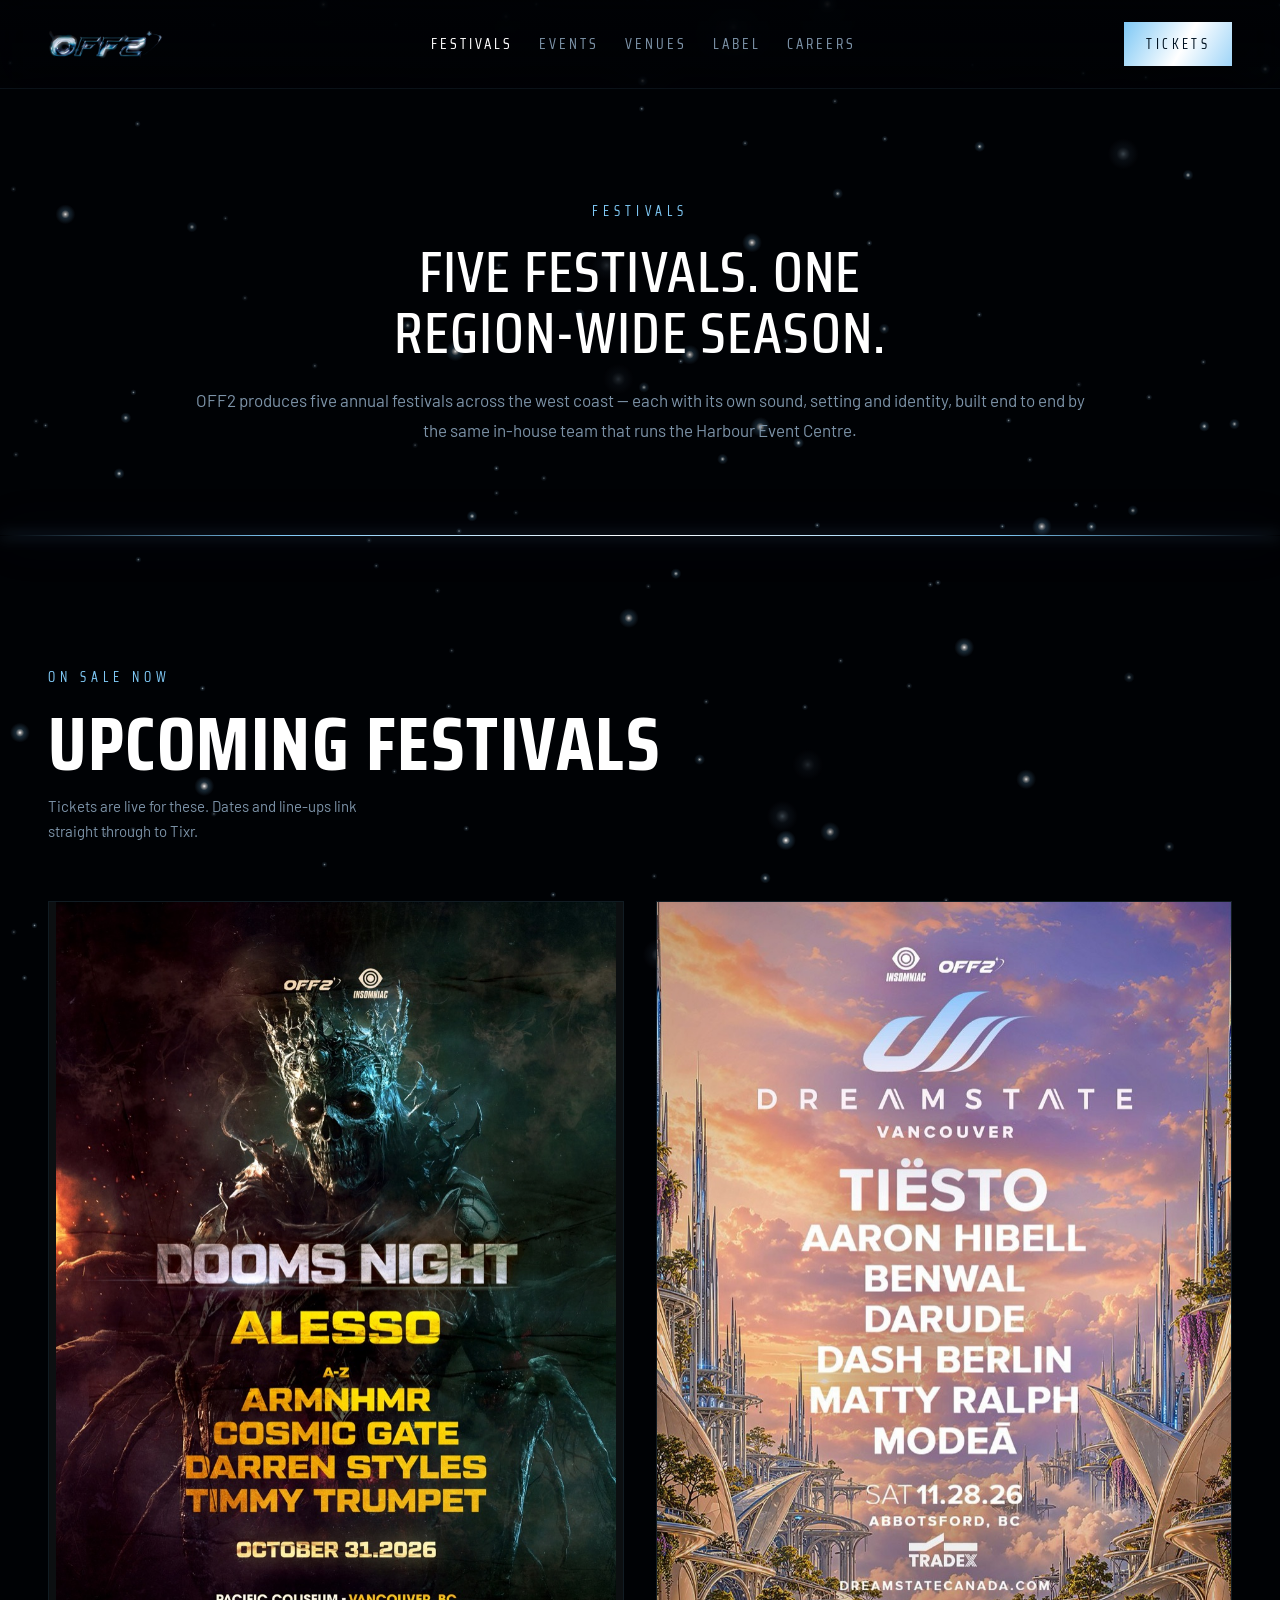
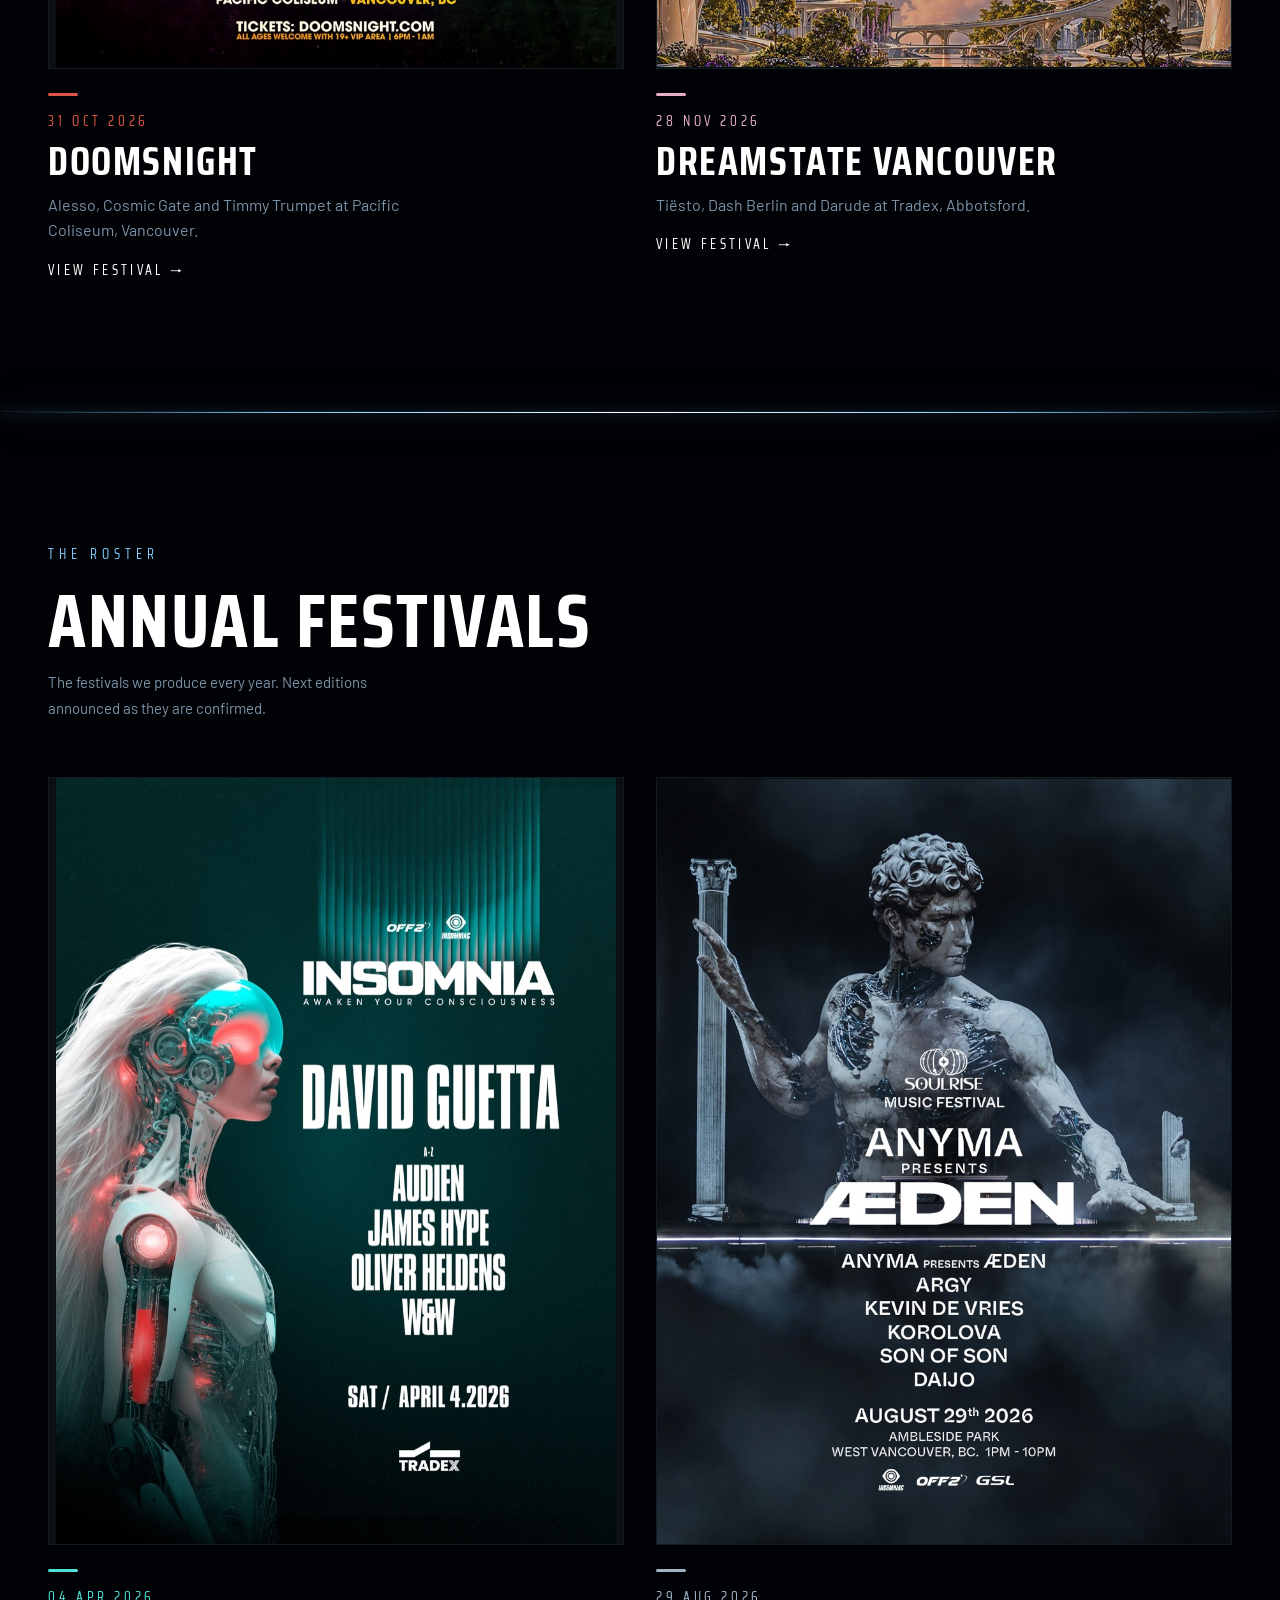
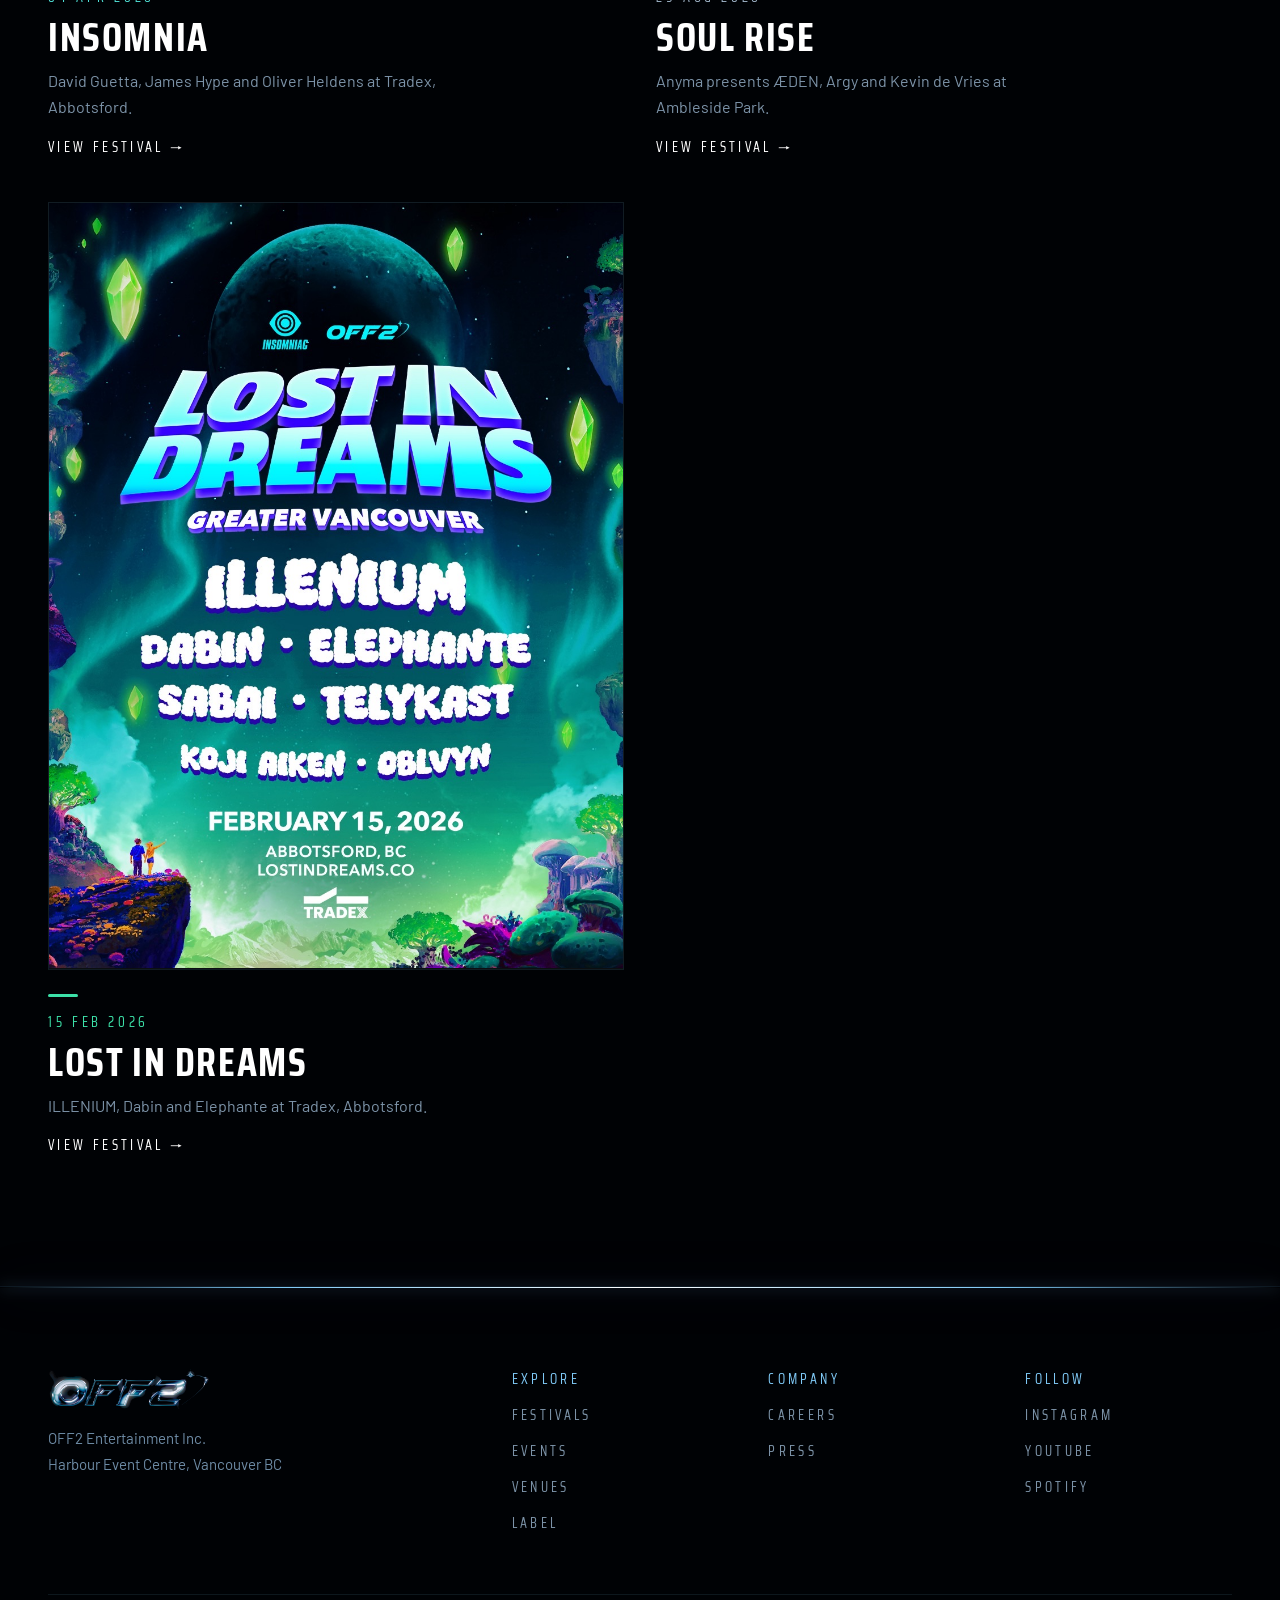
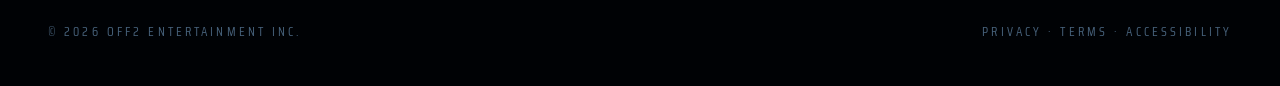
<file: festivals.html>
<!DOCTYPE html>
<html lang="en">
<head>
<meta charset="utf-8">
<meta name="viewport" content="width=device-width, initial-scale=1">
<title>Festivals — OFF2 Entertainment</title>
<meta name="description" content="Insomnia, Doomsnight, Soul Rise, Lost in Dreams and Dreamstate Vancouver — the festivals OFF2 Entertainment Inc. produces across the west coast.">
<link rel="preconnect" href="https://fonts.googleapis.com" />
<link rel="preconnect" href="https://fonts.gstatic.com" crossorigin="" />
<link href="https://fonts.googleapis.com/css2?family=Saira+Condensed:wght@200;300;400;500;600;700;800;900&family=Barlow:wght@300;400;500&display=swap" rel="stylesheet" />
<link rel="stylesheet" href="css/style.css">
</head>
<body>
<div class="wrap">

  <!-- ============ NAV ============ -->
  <nav class="nav" id="site-nav">
    <a href="index.html" class="nav__logo" data-cms="nav.logo" aria-label="OFF2 — home"><img src="images/off2-logo.png" alt="OFF2"></a>
    <div class="nav__links">
      <a href="festivals.html" aria-current="page">Festivals</a>
      <a href="events.html">Events</a>
      <a href="venues.html">Venues</a>
      <a href="label.html">Label</a>
      <a href="careers.html">Careers</a>
    </div>
    <a href="events.html" class="nav__cta">Tickets</a>
    <button type="button" class="nav__toggle" id="nav-toggle" aria-label="Toggle menu" aria-expanded="false">
      <svg width="20" height="20" viewBox="0 0 24 24" fill="none" stroke="currentColor" stroke-width="2" stroke-linecap="round"><path d="M3 6h18M3 12h18M3 18h18"/></svg>
    </button>
  </nav>

  <!-- ============ SKY / STARFIELD BACKGROUND ============ -->
  <div class="sky" aria-hidden="true">
    <div class="sky__layer" style="animation: off2Twinkle 7s ease-in-out infinite, off2Float 46s ease-in-out infinite; background-image: radial-gradient(circle 3.2px at 64.93% 32.90%, rgba(226,244,255,0.63) 0%, rgba(226,244,255,0.35) 18%, rgba(150,214,255,0.14) 42%, rgba(150,214,255,0) 100%), radial-gradient(circle 3.2px at 69.93% 87.21%, rgba(226,244,255,0.55) 0%, rgba(226,244,255,0.30) 18%, rgba(150,214,255,0.12) 42%, rgba(150,214,255,0) 100%), radial-gradient(circle 3.2px at 86.68% 42.73%, rgba(226,244,255,0.52) 0%, rgba(226,244,255,0.29) 18%, rgba(150,214,255,0.11) 42%, rgba(150,214,255,0) 100%), radial-gradient(circle 3.2px at 63.06% 67.42%, rgba(226,244,255,0.50) 0%, rgba(226,244,255,0.27) 18%, rgba(150,214,255,0.11) 42%, rgba(150,214,255,0) 100%), radial-gradient(circle 3.2px at 34.01% 76.57%, rgba(226,244,255,0.48) 0%, rgba(226,244,255,0.26) 18%, rgba(150,214,255,0.10) 42%, rgba(150,214,255,0) 100%), radial-gradient(circle 3.2px at 22.23% 14.88%, rgba(226,244,255,0.63) 0%, rgba(226,244,255,0.35) 18%, rgba(150,214,255,0.14) 42%, rgba(150,214,255,0) 100%), radial-gradient(circle 3.2px at 55.16% 99.44%, rgba(226,244,255,0.51) 0%, rgba(226,244,255,0.28) 18%, rgba(150,214,255,0.11) 42%, rgba(150,214,255,0) 100%), radial-gradient(circle 3.2px at 40.65% 51.51%, rgba(226,244,255,0.63) 0%, rgba(226,244,255,0.35) 18%, rgba(150,214,255,0.14) 42%, rgba(150,214,255,0) 100%), radial-gradient(circle 3.2px at 3.37% 39.39%, rgba(226,244,255,0.37) 0%, rgba(226,244,255,0.21) 18%, rgba(150,214,255,0.08) 42%, rgba(150,214,255,0) 100%), radial-gradient(circle 3.2px at 31.37% 7.58%, rgba(226,244,255,0.49) 0%, rgba(226,244,255,0.27) 18%, rgba(150,214,255,0.11) 42%, rgba(150,214,255,0) 100%), radial-gradient(circle 3.2px at 99.03% 24.38%, rgba(226,244,255,0.45) 0%, rgba(226,244,255,0.25) 18%, rgba(150,214,255,0.10) 42%, rgba(150,214,255,0) 100%), radial-gradient(circle 3.2px at 42.98% 96.83%, rgba(226,244,255,0.55) 0%, rgba(226,244,255,0.30) 18%, rgba(150,214,255,0.12) 42%, rgba(150,214,255,0) 100%), radial-gradient(circle 3.2px at 17.29% 23.05%, rgba(226,244,255,0.53) 0%, rgba(226,244,255,0.29) 18%, rgba(150,214,255,0.12) 42%, rgba(150,214,255,0) 100%), radial-gradient(circle 3.2px at 38.91% 35.78%, rgba(226,244,255,0.41) 0%, rgba(226,244,255,0.22) 18%, rgba(150,214,255,0.09) 42%, rgba(150,214,255,0) 100%), radial-gradient(circle 3.2px at 29.46% 84.26%, rgba(226,244,255,0.54) 0%, rgba(226,244,255,0.30) 18%, rgba(150,214,255,0.12) 42%, rgba(150,214,255,0) 100%), radial-gradient(circle 3.2px at 17.02% 45.24%, rgba(226,244,255,0.60) 0%, rgba(226,244,255,0.33) 18%, rgba(150,214,255,0.13) 42%, rgba(150,214,255,0) 100%), radial-gradient(circle 3.2px at 28.83% 43.04%, rgba(226,244,255,0.43) 0%, rgba(226,244,255,0.24) 18%, rgba(150,214,255,0.09) 42%, rgba(150,214,255,0) 100%), radial-gradient(circle 3.2px at 11.10% 3.01%, rgba(226,244,255,0.63) 0%, rgba(226,244,255,0.35) 18%, rgba(150,214,255,0.14) 42%, rgba(150,214,255,0) 100%), radial-gradient(circle 3.2px at 50.93% 85.22%, rgba(226,244,255,0.43) 0%, rgba(226,244,255,0.24) 18%, rgba(150,214,255,0.09) 42%, rgba(150,214,255,0) 100%), radial-gradient(circle 3.2px at 54.31% 70.80%, rgba(226,244,255,0.49) 0%, rgba(226,244,255,0.27) 18%, rgba(150,214,255,0.11) 42%, rgba(150,214,255,0) 100%), radial-gradient(circle 3.2px at 96.94% 42.37%, rgba(226,244,255,0.51) 0%, rgba(226,244,255,0.28) 18%, rgba(150,214,255,0.11) 42%, rgba(150,214,255,0) 100%), radial-gradient(circle 3.2px at 4.96% 2.81%, rgba(226,244,255,0.41) 0%, rgba(226,244,255,0.22) 18%, rgba(150,214,255,0.09) 42%, rgba(150,214,255,0) 100%), radial-gradient(circle 3.2px at 68.90% 61.12%, rgba(226,244,255,0.49) 0%, rgba(226,244,255,0.27) 18%, rgba(150,214,255,0.11) 42%, rgba(150,214,255,0) 100%), radial-gradient(circle 3.2px at 17.34% 59.06%, rgba(226,244,255,0.55) 0%, rgba(226,244,255,0.30) 18%, rgba(150,214,255,0.12) 42%, rgba(150,214,255,0) 100%), radial-gradient(circle 3.2px at 1.92% 13.68%, rgba(226,244,255,0.47) 0%, rgba(226,244,255,0.26) 18%, rgba(150,214,255,0.10) 42%, rgba(150,214,255,0) 100%), radial-gradient(circle 3.2px at 95.30% 76.63%, rgba(226,244,255,0.43) 0%, rgba(226,244,255,0.24) 18%, rgba(150,214,255,0.10) 42%, rgba(150,214,255,0) 100%), radial-gradient(circle 3.2px at 39.44% 95.55%, rgba(226,244,255,0.45) 0%, rgba(226,244,255,0.24) 18%, rgba(150,214,255,0.10) 42%, rgba(150,214,255,0) 100%), radial-gradient(circle 3.2px at 75.38% 50.81%, rgba(226,244,255,0.54) 0%, rgba(226,244,255,0.30) 18%, rgba(150,214,255,0.12) 42%, rgba(150,214,255,0) 100%), radial-gradient(circle 3.2px at 49.59% 2.56%, rgba(226,244,255,0.35) 0%, rgba(226,244,255,0.19) 18%, rgba(150,214,255,0.08) 42%, rgba(150,214,255,0) 100%), radial-gradient(circle 3.2px at 1.58% 81.20%, rgba(226,244,255,0.38) 0%, rgba(226,244,255,0.21) 18%, rgba(150,214,255,0.08) 42%, rgba(150,214,255,0) 100%), radial-gradient(circle 3.2px at 52.83% 96.98%, rgba(226,244,255,0.59) 0%, rgba(226,244,255,0.32) 18%, rgba(150,214,255,0.13) 42%, rgba(150,214,255,0) 100%), radial-gradient(circle 3.2px at 64.55% 88.27%, rgba(226,244,255,0.50) 0%, rgba(226,244,255,0.27) 18%, rgba(150,214,255,0.11) 42%, rgba(150,214,255,0) 100%), radial-gradient(circle 3.2px at 50.11% 21.80%, rgba(226,244,255,0.56) 0%, rgba(226,244,255,0.31) 18%, rgba(150,214,255,0.12) 42%, rgba(150,214,255,0) 100%), radial-gradient(circle 3.2px at 71.64% 18.17%, rgba(226,244,255,0.58) 0%, rgba(226,244,255,0.32) 18%, rgba(150,214,255,0.13) 42%, rgba(150,214,255,0) 100%), radial-gradient(circle 3.2px at 2.89% 67.02%, rgba(226,244,255,0.51) 0%, rgba(226,244,255,0.28) 18%, rgba(150,214,255,0.11) 42%, rgba(150,214,255,0) 100%), radial-gradient(circle 3.2px at 40.66% 53.56%, rgba(226,244,255,0.43) 0%, rgba(226,244,255,0.24) 18%, rgba(150,214,255,0.09) 42%, rgba(150,214,255,0) 100%), radial-gradient(circle 3.2px at 99.43% 10.74%, rgba(226,244,255,0.58) 0%, rgba(226,244,255,0.32) 18%, rgba(150,214,255,0.13) 42%, rgba(150,214,255,0) 100%), radial-gradient(circle 3.2px at 2.31% 58.61%, rgba(226,244,255,0.63) 0%, rgba(226,244,255,0.35) 18%, rgba(150,214,255,0.14) 42%, rgba(150,214,255,0) 100%), radial-gradient(circle 3.2px at 5.71% 59.63%, rgba(226,244,255,0.34) 0%, rgba(226,244,255,0.19) 18%, rgba(150,214,255,0.07) 42%, rgba(150,214,255,0) 100%), radial-gradient(circle 3.2px at 34.09% 14.86%, rgba(226,244,255,0.47) 0%, rgba(226,244,255,0.26) 18%, rgba(150,214,255,0.10) 42%, rgba(150,214,255,0) 100%), radial-gradient(circle 3.2px at 35.66% 16.28%, rgba(226,244,255,0.39) 0%, rgba(226,244,255,0.22) 18%, rgba(150,214,255,0.09) 42%, rgba(150,214,255,0) 100%), radial-gradient(circle 3.2px at 9.23% 89.84%, rgba(226,244,255,0.41) 0%, rgba(226,244,255,0.23) 18%, rgba(150,214,255,0.09) 42%, rgba(150,214,255,0) 100%), radial-gradient(circle 3.2px at 23.01% 30.85%, rgba(226,244,255,0.35) 0%, rgba(226,244,255,0.19) 18%, rgba(150,214,255,0.08) 42%, rgba(150,214,255,0) 100%), radial-gradient(circle 3.2px at 78.57% 44.59%, rgba(226,244,255,0.35) 0%, rgba(226,244,255,0.19) 18%, rgba(150,214,255,0.08) 42%, rgba(150,214,255,0) 100%), radial-gradient(circle 3.2px at 74.00% 47.56%, rgba(226,244,255,0.60) 0%, rgba(226,244,255,0.33) 18%, rgba(150,214,255,0.13) 42%, rgba(150,214,255,0) 100%), radial-gradient(circle 3.2px at 73.59% 56.31%, rgba(226,244,255,0.62) 0%, rgba(226,244,255,0.34) 18%, rgba(150,214,255,0.14) 42%, rgba(150,214,255,0) 100%), radial-gradient(circle 3.2px at 7.03% 16.76%, rgba(226,244,255,0.35) 0%, rgba(226,244,255,0.19) 18%, rgba(150,214,255,0.08) 42%, rgba(150,214,255,0) 100%), radial-gradient(circle 3.2px at 74.56% 93.51%, rgba(226,244,255,0.66) 0%, rgba(226,244,255,0.36) 18%, rgba(150,214,255,0.14) 42%, rgba(150,214,255,0) 100%), radial-gradient(circle 3.2px at 78.39% 54.52%, rgba(226,244,255,0.65) 0%, rgba(226,244,255,0.36) 18%, rgba(150,214,255,0.14) 42%, rgba(150,214,255,0) 100%), radial-gradient(circle 3.2px at 15.19% 81.74%, rgba(226,244,255,0.49) 0%, rgba(226,244,255,0.27) 18%, rgba(150,214,255,0.11) 42%, rgba(150,214,255,0) 100%), radial-gradient(circle 3.2px at 72.09% 38.82%, rgba(226,244,255,0.57) 0%, rgba(226,244,255,0.31) 18%, rgba(150,214,255,0.12) 42%, rgba(150,214,255,0) 100%), radial-gradient(circle 3.2px at 38.69% 81.28%, rgba(226,244,255,0.53) 0%, rgba(226,244,255,0.29) 18%, rgba(150,214,255,0.12) 42%, rgba(150,214,255,0) 100%), radial-gradient(circle 3.2px at 16.99% 81.37%, rgba(226,244,255,0.58) 0%, rgba(226,244,255,0.32) 18%, rgba(150,214,255,0.13) 42%, rgba(150,214,255,0) 100%), radial-gradient(circle 3.2px at 2.07% 88.28%, rgba(226,244,255,0.35) 0%, rgba(226,244,255,0.19) 18%, rgba(150,214,255,0.08) 42%, rgba(150,214,255,0) 100%), radial-gradient(circle 3.2px at 45.98% 90.90%, rgba(226,244,255,0.44) 0%, rgba(226,244,255,0.24) 18%, rgba(150,214,255,0.10) 42%, rgba(150,214,255,0) 100%), radial-gradient(circle 3.2px at 13.58% 96.15%, rgba(226,244,255,0.58) 0%, rgba(226,244,255,0.32) 18%, rgba(150,214,255,0.13) 42%, rgba(150,214,255,0) 100%), radial-gradient(circle 3.2px at 37.74% 66.58%, rgba(226,244,255,0.37) 0%, rgba(226,244,255,0.20) 18%, rgba(150,214,255,0.08) 42%, rgba(150,214,255,0) 100%), radial-gradient(circle 3.2px at 56.84% 24.65%, rgba(226,244,255,0.57) 0%, rgba(226,244,255,0.31) 18%, rgba(150,214,255,0.13) 42%, rgba(150,214,255,0) 100%), radial-gradient(circle 3.2px at 13.74% 99.36%, rgba(226,244,255,0.37) 0%, rgba(226,244,255,0.20) 18%, rgba(150,214,255,0.08) 42%, rgba(150,214,255,0) 100%), radial-gradient(circle 3.2px at 9.21% 28.44%, rgba(226,244,255,0.35) 0%, rgba(226,244,255,0.19) 18%, rgba(150,214,255,0.08) 42%, rgba(150,214,255,0) 100%), radial-gradient(circle 3.2px at 50.54% 61.27%, rgba(226,244,255,0.35) 0%, rgba(226,244,255,0.19) 18%, rgba(150,214,255,0.08) 42%, rgba(150,214,255,0) 100%), radial-gradient(circle 3.2px at 95.47% 83.55%, rgba(226,244,255,0.37) 0%, rgba(226,244,255,0.21) 18%, rgba(150,214,255,0.08) 42%, rgba(150,214,255,0) 100%), radial-gradient(circle 3.2px at 9.37% 50.38%, rgba(226,244,255,0.41) 0%, rgba(226,244,255,0.22) 18%, rgba(150,214,255,0.09) 42%, rgba(150,214,255,0) 100%), radial-gradient(circle 3.2px at 38.81% 16.61%, rgba(226,244,255,0.38) 0%, rgba(226,244,255,0.21) 18%, rgba(150,214,255,0.08) 42%, rgba(150,214,255,0) 100%), radial-gradient(circle 3.2px at 9.93% 93.63%, rgba(226,244,255,0.63) 0%, rgba(226,244,255,0.34) 18%, rgba(150,214,255,0.14) 42%, rgba(150,214,255,0) 100%), radial-gradient(circle 3.2px at 38.22% 56.70%, rgba(226,244,255,0.57) 0%, rgba(226,244,255,0.31) 18%, rgba(150,214,255,0.12) 42%, rgba(150,214,255,0) 100%), radial-gradient(circle 3.2px at 32.36% 57.47%, rgba(226,244,255,0.34) 0%, rgba(226,244,255,0.19) 18%, rgba(150,214,255,0.08) 42%, rgba(150,214,255,0) 100%), radial-gradient(circle 3.2px at 59.48% 40.99%, rgba(226,244,255,0.65) 0%, rgba(226,244,255,0.36) 18%, rgba(150,214,255,0.14) 42%, rgba(150,214,255,0) 100%), radial-gradient(circle 3.2px at 44.35% 86.75%, rgba(226,244,255,0.63) 0%, rgba(226,244,255,0.35) 18%, rgba(150,214,255,0.14) 42%, rgba(150,214,255,0) 100%), radial-gradient(circle 3.2px at 8.08% 93.10%, rgba(226,244,255,0.36) 0%, rgba(226,244,255,0.20) 18%, rgba(150,214,255,0.08) 42%, rgba(150,214,255,0) 100%), radial-gradient(circle 3.2px at 3.27% 54.51%, rgba(226,244,255,0.43) 0%, rgba(226,244,255,0.24) 18%, rgba(150,214,255,0.09) 42%, rgba(150,214,255,0) 100%), radial-gradient(circle 3.2px at 84.37% 8.07%, rgba(226,244,255,0.38) 0%, rgba(226,244,255,0.21) 18%, rgba(150,214,255,0.08) 42%, rgba(150,214,255,0) 100%), radial-gradient(circle 3.2px at 84.93% 2.31%, rgba(226,244,255,0.39) 0%, rgba(226,244,255,0.21) 18%, rgba(150,214,255,0.09) 42%, rgba(150,214,255,0) 100%), radial-gradient(circle 3.2px at 18.95% 0.13%, rgba(226,244,255,0.65) 0%, rgba(226,244,255,0.36) 18%, rgba(150,214,255,0.14) 42%, rgba(150,214,255,0) 100%), radial-gradient(circle 3.2px at 79.66% 54.64%, rgba(226,244,255,0.37) 0%, rgba(226,244,255,0.20) 18%, rgba(150,214,255,0.08) 42%, rgba(150,214,255,0) 100%), radial-gradient(circle 3.2px at 97.93% 40.26%, rgba(226,244,255,0.53) 0%, rgba(226,244,255,0.29) 18%, rgba(150,214,255,0.12) 42%, rgba(150,214,255,0) 100%), radial-gradient(circle 3.2px at 24.28% 37.44%, rgba(226,244,255,0.37) 0%, rgba(226,244,255,0.20) 18%, rgba(150,214,255,0.08) 42%, rgba(150,214,255,0) 100%), radial-gradient(circle 3.2px at 67.12% 89.73%, rgba(226,244,255,0.42) 0%, rgba(226,244,255,0.23) 18%, rgba(150,214,255,0.09) 42%, rgba(150,214,255,0) 100%), radial-gradient(circle 3.2px at 62.69% 21.18%, rgba(226,244,255,0.46) 0%, rgba(226,244,255,0.25) 18%, rgba(150,214,255,0.10) 42%, rgba(150,214,255,0) 100%), radial-gradient(circle 3.2px at 36.82% 61.63%, rgba(226,244,255,0.39) 0%, rgba(226,244,255,0.21) 18%, rgba(150,214,255,0.09) 42%, rgba(150,214,255,0) 100%), radial-gradient(circle 3.2px at 32.83% 59.57%, rgba(226,244,255,0.43) 0%, rgba(226,244,255,0.24) 18%, rgba(150,214,255,0.09) 42%, rgba(150,214,255,0) 100%), radial-gradient(circle 3.2px at 78.86% 18.86%, rgba(226,244,255,0.57) 0%, rgba(226,244,255,0.31) 18%, rgba(150,214,255,0.12) 42%, rgba(150,214,255,0) 100%), radial-gradient(circle 3.2px at 61.54% 56.22%, rgba(226,244,255,0.65) 0%, rgba(226,244,255,0.36) 18%, rgba(150,214,255,0.14) 42%, rgba(150,214,255,0) 100%), radial-gradient(circle 3.2px at 10.58% 89.29%, rgba(226,244,255,0.66) 0%, rgba(226,244,255,0.36) 18%, rgba(150,214,255,0.15) 42%, rgba(150,214,255,0) 100%), radial-gradient(circle 3.2px at 10.68% 47.62%, rgba(226,244,255,0.37) 0%, rgba(226,244,255,0.20) 18%, rgba(150,214,255,0.08) 42%, rgba(150,214,255,0) 100%), radial-gradient(circle 3.2px at 52.65% 42.67%, rgba(226,244,255,0.63) 0%, rgba(226,244,255,0.35) 18%, rgba(150,214,255,0.14) 42%, rgba(150,214,255,0) 100%), radial-gradient(circle 3.2px at 40.81% 34.74%, rgba(226,244,255,0.41) 0%, rgba(226,244,255,0.22) 18%, rgba(150,214,255,0.09) 42%, rgba(150,214,255,0) 100%), radial-gradient(circle 3.2px at 77.08% 89.19%, rgba(226,244,255,0.40) 0%, rgba(226,244,255,0.22) 18%, rgba(150,214,255,0.09) 42%, rgba(150,214,255,0) 100%), radial-gradient(circle 3.2px at 7.05% 90.39%, rgba(226,244,255,0.41) 0%, rgba(226,244,255,0.23) 18%, rgba(150,214,255,0.09) 42%, rgba(150,214,255,0) 100%), radial-gradient(circle 3.2px at 62.44% 94.70%, rgba(226,244,255,0.63) 0%, rgba(226,244,255,0.35) 18%, rgba(150,214,255,0.14) 42%, rgba(150,214,255,0) 100%), radial-gradient(circle 3.2px at 37.55% 71.19%, rgba(226,244,255,0.59) 0%, rgba(226,244,255,0.33) 18%, rgba(150,214,255,0.13) 42%, rgba(150,214,255,0) 100%), radial-gradient(circle 3.2px at 65.55% 99.49%, rgba(226,244,255,0.36) 0%, rgba(226,244,255,0.20) 18%, rgba(150,214,255,0.08) 42%, rgba(150,214,255,0) 100%), radial-gradient(circle 3.2px at 91.68% 13.22%, rgba(226,244,255,0.49) 0%, rgba(226,244,255,0.27) 18%, rgba(150,214,255,0.11) 42%, rgba(150,214,255,0) 100%), radial-gradient(circle 3.2px at 9.00% 18.01%, rgba(226,244,255,0.41) 0%, rgba(226,244,255,0.22) 18%, rgba(150,214,255,0.09) 42%, rgba(150,214,255,0) 100%), radial-gradient(circle 3.2px at 17.87% 7.79%, rgba(226,244,255,0.47) 0%, rgba(226,244,255,0.26) 18%, rgba(150,214,255,0.10) 42%, rgba(150,214,255,0) 100%), radial-gradient(circle 3.2px at 74.76% 96.28%, rgba(226,244,255,0.40) 0%, rgba(226,244,255,0.22) 18%, rgba(150,214,255,0.09) 42%, rgba(150,214,255,0) 100%), radial-gradient(circle 3.2px at 82.93% 19.20%, rgba(226,244,255,0.39) 0%, rgba(226,244,255,0.21) 18%, rgba(150,214,255,0.08) 42%, rgba(150,214,255,0) 100%), radial-gradient(circle 3.2px at 97.42% 11.62%, rgba(226,244,255,0.45) 0%, rgba(226,244,255,0.25) 18%, rgba(150,214,255,0.10) 42%, rgba(150,214,255,0) 100%), radial-gradient(circle 3.2px at 98.61% 22.27%, rgba(226,244,255,0.41) 0%, rgba(226,244,255,0.22) 18%, rgba(150,214,255,0.09) 42%, rgba(150,214,255,0) 100%), radial-gradient(circle 3.2px at 43.74% 52.33%, rgba(226,244,255,0.45) 0%, rgba(226,244,255,0.25) 18%, rgba(150,214,255,0.10) 42%, rgba(150,214,255,0) 100%), radial-gradient(circle 3.2px at 22.26% 80.07%, rgba(226,244,255,0.44) 0%, rgba(226,244,255,0.24) 18%, rgba(150,214,255,0.10) 42%, rgba(150,214,255,0) 100%), radial-gradient(circle 3.2px at 67.52% 69.50%, rgba(226,244,255,0.51) 0%, rgba(226,244,255,0.28) 18%, rgba(150,214,255,0.11) 42%, rgba(150,214,255,0) 100%), radial-gradient(circle 3.2px at 97.88% 83.56%, rgba(226,244,255,0.42) 0%, rgba(226,244,255,0.23) 18%, rgba(150,214,255,0.09) 42%, rgba(150,214,255,0) 100%), radial-gradient(circle 3.2px at 65.94% 24.29%, rgba(226,244,255,0.62) 0%, rgba(226,244,255,0.34) 18%, rgba(150,214,255,0.14) 42%, rgba(150,214,255,0) 100%), radial-gradient(circle 3.2px at 41.92% 55.18%, rgba(226,244,255,0.36) 0%, rgba(226,244,255,0.20) 18%, rgba(150,214,255,0.08) 42%, rgba(150,214,255,0) 100%), radial-gradient(circle 3.2px at 43.25% 13.15%, rgba(226,244,255,0.45) 0%, rgba(226,244,255,0.25) 18%, rgba(150,214,255,0.10) 42%, rgba(150,214,255,0) 100%), radial-gradient(circle 3.2px at 69.40% 60.96%, rgba(226,244,255,0.62) 0%, rgba(226,244,255,0.34) 18%, rgba(150,214,255,0.14) 42%, rgba(150,214,255,0) 100%), radial-gradient(circle 3.2px at 42.94% 97.15%, rgba(226,244,255,0.58) 0%, rgba(226,244,255,0.32) 18%, rgba(150,214,255,0.13) 42%, rgba(150,214,255,0) 100%), radial-gradient(circle 3.2px at 60.74% 71.25%, rgba(226,244,255,0.53) 0%, rgba(226,244,255,0.29) 18%, rgba(150,214,255,0.12) 42%, rgba(150,214,255,0) 100%), radial-gradient(circle 3.2px at 50.47% 12.70%, rgba(226,244,255,0.45) 0%, rgba(226,244,255,0.25) 18%, rgba(150,214,255,0.10) 42%, rgba(150,214,255,0) 100%), radial-gradient(circle 3.2px at 83.11% 2.90%, rgba(226,244,255,0.60) 0%, rgba(226,244,255,0.33) 18%, rgba(150,214,255,0.13) 42%, rgba(150,214,255,0) 100%), radial-gradient(circle 3.2px at 11.30% 47.97%, rgba(226,244,255,0.49) 0%, rgba(226,244,255,0.27) 18%, rgba(150,214,255,0.11) 42%, rgba(150,214,255,0) 100%), radial-gradient(circle 3.2px at 21.52% 69.70%, rgba(226,244,255,0.65) 0%, rgba(226,244,255,0.36) 18%, rgba(150,214,255,0.14) 42%, rgba(150,214,255,0) 100%), radial-gradient(circle 3.2px at 83.14% 45.64%, rgba(226,244,255,0.59) 0%, rgba(226,244,255,0.33) 18%, rgba(150,214,255,0.13) 42%, rgba(150,214,255,0) 100%), radial-gradient(circle 3.2px at 19.76% 94.52%, rgba(226,244,255,0.46) 0%, rgba(226,244,255,0.25) 18%, rgba(150,214,255,0.10) 42%, rgba(150,214,255,0) 100%), radial-gradient(circle 3.2px at 35.36% 49.60%, rgba(226,244,255,0.34) 0%, rgba(226,244,255,0.19) 18%, rgba(150,214,255,0.08) 42%, rgba(150,214,255,0) 100%), radial-gradient(circle 3.2px at 12.22% 1.75%, rgba(226,244,255,0.55) 0%, rgba(226,244,255,0.30) 18%, rgba(150,214,255,0.12) 42%, rgba(150,214,255,0) 100%), radial-gradient(circle 3.2px at 40.12% 2.13%, rgba(226,244,255,0.54) 0%, rgba(226,244,255,0.30) 18%, rgba(150,214,255,0.12) 42%, rgba(150,214,255,0) 100%);"></div>
    <div class="sky__layer" style="animation: off2Twinkle 5.2s ease-in-out infinite reverse, off2Float 34s ease-in-out infinite; background-image: radial-gradient(circle 5.5px at 86.18% 4.44%, rgba(236,249,255,0.55) 0%, rgba(236,249,255,0.30) 18%, rgba(126,200,245,0.12) 42%, rgba(126,200,245,0) 100%), radial-gradient(circle 5.5px at 52.34% 60.22%, rgba(236,249,255,0.78) 0%, rgba(236,249,255,0.43) 18%, rgba(126,200,245,0.17) 42%, rgba(126,200,245,0) 100%), radial-gradient(circle 5.5px at 72.11% 24.92%, rgba(236,249,255,0.82) 0%, rgba(236,249,255,0.45) 18%, rgba(126,200,245,0.18) 42%, rgba(126,200,245,0) 100%), radial-gradient(circle 5.5px at 90.70% 18.51%, rgba(236,249,255,0.78) 0%, rgba(236,249,255,0.43) 18%, rgba(126,200,245,0.17) 42%, rgba(126,200,245,0) 100%), radial-gradient(circle 5.5px at 99.65% 83.77%, rgba(236,249,255,0.88) 0%, rgba(236,249,255,0.48) 18%, rgba(126,200,245,0.19) 42%, rgba(126,200,245,0) 100%), radial-gradient(circle 5.5px at 30.61% 93.04%, rgba(236,249,255,0.87) 0%, rgba(236,249,255,0.48) 18%, rgba(126,200,245,0.19) 42%, rgba(126,200,245,0) 100%), radial-gradient(circle 5.5px at 23.09% 89.82%, rgba(236,249,255,0.50) 0%, rgba(236,249,255,0.28) 18%, rgba(126,200,245,0.11) 42%, rgba(126,200,245,0) 100%), radial-gradient(circle 5.5px at 80.28% 92.24%, rgba(236,249,255,0.57) 0%, rgba(236,249,255,0.31) 18%, rgba(126,200,245,0.12) 42%, rgba(126,200,245,0) 100%), radial-gradient(circle 5.5px at 61.20% 97.78%, rgba(236,249,255,0.50) 0%, rgba(236,249,255,0.28) 18%, rgba(126,200,245,0.11) 42%, rgba(126,200,245,0) 100%), radial-gradient(circle 5.5px at 57.38% 4.52%, rgba(236,249,255,0.59) 0%, rgba(236,249,255,0.32) 18%, rgba(126,200,245,0.13) 42%, rgba(126,200,245,0) 100%), radial-gradient(circle 5.5px at 96.71% 1.99%, rgba(236,249,255,0.67) 0%, rgba(236,249,255,0.37) 18%, rgba(126,200,245,0.15) 42%, rgba(126,200,245,0) 100%), radial-gradient(circle 5.5px at 95.31% 88.16%, rgba(236,249,255,0.73) 0%, rgba(236,249,255,0.40) 18%, rgba(126,200,245,0.16) 42%, rgba(126,200,245,0) 100%), radial-gradient(circle 5.5px at 88.70% 47.85%, rgba(236,249,255,0.74) 0%, rgba(236,249,255,0.40) 18%, rgba(126,200,245,0.16) 42%, rgba(126,200,245,0) 100%), radial-gradient(circle 5.5px at 60.32% 49.41%, rgba(236,249,255,0.87) 0%, rgba(236,249,255,0.48) 18%, rgba(126,200,245,0.19) 42%, rgba(126,200,245,0) 100%), radial-gradient(circle 5.5px at 26.70% 92.13%, rgba(236,249,255,0.58) 0%, rgba(236,249,255,0.32) 18%, rgba(126,200,245,0.13) 42%, rgba(126,200,245,0) 100%), radial-gradient(circle 5.5px at 95.70% 85.74%, rgba(236,249,255,0.87) 0%, rgba(236,249,255,0.48) 18%, rgba(126,200,245,0.19) 42%, rgba(126,200,245,0) 100%), radial-gradient(circle 5.5px at 20.83% 31.57%, rgba(236,249,255,0.65) 0%, rgba(236,249,255,0.36) 18%, rgba(126,200,245,0.14) 42%, rgba(126,200,245,0) 100%), radial-gradient(circle 5.5px at 39.07% 55.47%, rgba(236,249,255,0.86) 0%, rgba(236,249,255,0.47) 18%, rgba(126,200,245,0.19) 42%, rgba(126,200,245,0) 100%), radial-gradient(circle 5.5px at 58.16% 85.38%, rgba(236,249,255,0.83) 0%, rgba(236,249,255,0.46) 18%, rgba(126,200,245,0.18) 42%, rgba(126,200,245,0) 100%), radial-gradient(circle 5.5px at 41.27% 14.19%, rgba(236,249,255,0.54) 0%, rgba(236,249,255,0.30) 18%, rgba(126,200,245,0.12) 42%, rgba(126,200,245,0) 100%), radial-gradient(circle 5.5px at 16.52% 47.34%, rgba(236,249,255,0.80) 0%, rgba(236,249,255,0.44) 18%, rgba(126,200,245,0.18) 42%, rgba(126,200,245,0) 100%), radial-gradient(circle 5.5px at 55.38% 50.75%, rgba(236,249,255,0.77) 0%, rgba(236,249,255,0.43) 18%, rgba(126,200,245,0.17) 42%, rgba(126,200,245,0) 100%), radial-gradient(circle 5.5px at 21.61% 2.58%, rgba(236,249,255,0.76) 0%, rgba(236,249,255,0.42) 18%, rgba(126,200,245,0.17) 42%, rgba(126,200,245,0) 100%), radial-gradient(circle 5.5px at 34.88% 39.71%, rgba(236,249,255,0.58) 0%, rgba(236,249,255,0.32) 18%, rgba(126,200,245,0.13) 42%, rgba(126,200,245,0) 100%), radial-gradient(circle 5.5px at 84.45% 82.79%, rgba(236,249,255,0.53) 0%, rgba(236,249,255,0.29) 18%, rgba(126,200,245,0.12) 42%, rgba(126,200,245,0) 100%), radial-gradient(circle 5.5px at 50.17% 19.48%, rgba(236,249,255,0.61) 0%, rgba(236,249,255,0.34) 18%, rgba(126,200,245,0.14) 42%, rgba(126,200,245,0) 100%), radial-gradient(circle 5.5px at 65.90% 39.99%, rgba(236,249,255,0.64) 0%, rgba(236,249,255,0.35) 18%, rgba(126,200,245,0.14) 42%, rgba(126,200,245,0) 100%), radial-gradient(circle 5.5px at 53.88% 75.58%, rgba(236,249,255,0.70) 0%, rgba(236,249,255,0.38) 18%, rgba(126,200,245,0.15) 42%, rgba(126,200,245,0) 100%), radial-gradient(circle 5.5px at 92.02% 56.47%, rgba(236,249,255,0.81) 0%, rgba(236,249,255,0.45) 18%, rgba(126,200,245,0.18) 42%, rgba(126,200,245,0) 100%), radial-gradient(circle 5.5px at 29.39% 13.18%, rgba(236,249,255,0.86) 0%, rgba(236,249,255,0.47) 18%, rgba(126,200,245,0.19) 42%, rgba(126,200,245,0) 100%), radial-gradient(circle 5.5px at 81.84% 68.79%, rgba(236,249,255,0.56) 0%, rgba(236,249,255,0.31) 18%, rgba(126,200,245,0.12) 42%, rgba(126,200,245,0) 100%), radial-gradient(circle 5.5px at 80.58% 93.94%, rgba(236,249,255,0.81) 0%, rgba(236,249,255,0.45) 18%, rgba(126,200,245,0.18) 42%, rgba(126,200,245,0) 100%), radial-gradient(circle 5.5px at 3.33% 23.24%, rgba(236,249,255,0.65) 0%, rgba(236,249,255,0.36) 18%, rgba(126,200,245,0.14) 42%, rgba(126,200,245,0) 100%), radial-gradient(circle 5.5px at 50.26% 44.82%, rgba(236,249,255,0.64) 0%, rgba(236,249,255,0.35) 18%, rgba(126,200,245,0.14) 42%, rgba(126,200,245,0) 100%), radial-gradient(circle 5.5px at 62.87% 28.81%, rgba(236,249,255,0.67) 0%, rgba(236,249,255,0.37) 18%, rgba(126,200,245,0.15) 42%, rgba(126,200,245,0) 100%), radial-gradient(circle 5.5px at 6.94% 97.18%, rgba(236,249,255,0.67) 0%, rgba(236,249,255,0.37) 18%, rgba(126,200,245,0.15) 42%, rgba(126,200,245,0) 100%), radial-gradient(circle 5.5px at 84.88% 7.65%, rgba(236,249,255,0.71) 0%, rgba(236,249,255,0.39) 18%, rgba(126,200,245,0.16) 42%, rgba(126,200,245,0) 100%), radial-gradient(circle 5.5px at 85.68% 27.28%, rgba(236,249,255,0.75) 0%, rgba(236,249,255,0.41) 18%, rgba(126,200,245,0.16) 42%, rgba(126,200,245,0) 100%), radial-gradient(circle 5.5px at 86.74% 48.04%, rgba(236,249,255,0.86) 0%, rgba(236,249,255,0.47) 18%, rgba(126,200,245,0.19) 42%, rgba(126,200,245,0) 100%), radial-gradient(circle 5.5px at 60.30% 96.04%, rgba(236,249,255,0.77) 0%, rgba(236,249,255,0.43) 18%, rgba(126,200,245,0.17) 42%, rgba(126,200,245,0) 100%), radial-gradient(circle 5.5px at 46.08% 38.78%, rgba(236,249,255,0.74) 0%, rgba(236,249,255,0.41) 18%, rgba(126,200,245,0.16) 42%, rgba(126,200,245,0) 100%), radial-gradient(circle 5.5px at 16.09% 51.95%, rgba(236,249,255,0.87) 0%, rgba(236,249,255,0.48) 18%, rgba(126,200,245,0.19) 42%, rgba(126,200,245,0) 100%), radial-gradient(circle 5.5px at 79.39% 56.34%, rgba(236,249,255,0.81) 0%, rgba(236,249,255,0.45) 18%, rgba(126,200,245,0.18) 42%, rgba(126,200,245,0) 100%), radial-gradient(circle 5.5px at 82.09% 55.00%, rgba(236,249,255,0.65) 0%, rgba(236,249,255,0.36) 18%, rgba(126,200,245,0.14) 42%, rgba(126,200,245,0) 100%);"></div>
    <div class="sky__layer" style="animation: off2Twinkle 3.6s ease-in-out infinite, off2Float 26s ease-in-out infinite; background-image: radial-gradient(circle 10px at 25.05% 98.18%, rgba(255,255,255,0.75) 0%, rgba(255,255,255,0.42) 18%, rgba(126,200,245,0.17) 42%, rgba(126,200,245,0) 100%), radial-gradient(circle 10px at 53.24% 42.12%, rgba(255,255,255,0.79) 0%, rgba(255,255,255,0.44) 18%, rgba(126,200,245,0.17) 42%, rgba(126,200,245,0) 100%), radial-gradient(circle 10px at 98.55% 86.23%, rgba(255,255,255,0.78) 0%, rgba(255,255,255,0.43) 18%, rgba(126,200,245,0.17) 42%, rgba(126,200,245,0) 100%), radial-gradient(circle 10px at 4.12% 8.64%, rgba(255,255,255,0.90) 0%, rgba(255,255,255,0.50) 18%, rgba(126,200,245,0.20) 42%, rgba(126,200,245,0) 100%), radial-gradient(circle 10px at 1.58% 72.18%, rgba(255,255,255,0.84) 0%, rgba(255,255,255,0.46) 18%, rgba(126,200,245,0.19) 42%, rgba(126,200,245,0) 100%), radial-gradient(circle 10px at 62.38% 81.56%, rgba(255,255,255,0.74) 0%, rgba(255,255,255,0.41) 18%, rgba(126,200,245,0.16) 42%, rgba(126,200,245,0) 100%), radial-gradient(circle 10px at 44.04% 94.49%, rgba(255,255,255,0.72) 0%, rgba(255,255,255,0.39) 18%, rgba(126,200,245,0.16) 42%, rgba(126,200,245,0) 100%), radial-gradient(circle 10px at 57.29% 32.86%, rgba(255,255,255,0.86) 0%, rgba(255,255,255,0.47) 18%, rgba(126,200,245,0.19) 42%, rgba(126,200,245,0) 100%), radial-gradient(circle 10px at 37.98% 41.85%, rgba(255,255,255,0.79) 0%, rgba(255,255,255,0.43) 18%, rgba(126,200,245,0.17) 42%, rgba(126,200,245,0) 100%), radial-gradient(circle 10px at 75.14% 77.21%, rgba(255,255,255,0.83) 0%, rgba(255,255,255,0.46) 18%, rgba(126,200,245,0.18) 42%, rgba(126,200,245,0) 100%), radial-gradient(circle 10px at 21.63% 77.78%, rgba(255,255,255,0.96) 0%, rgba(255,255,255,0.53) 18%, rgba(126,200,245,0.21) 42%, rgba(126,200,245,0) 100%), radial-gradient(circle 10px at 67.73% 93.27%, rgba(255,255,255,0.94) 0%, rgba(255,255,255,0.52) 18%, rgba(126,200,245,0.21) 42%, rgba(126,200,245,0) 100%), radial-gradient(circle 10px at 57.83% 48.09%, rgba(255,255,255,0.83) 0%, rgba(255,255,255,0.45) 18%, rgba(126,200,245,0.18) 42%, rgba(126,200,245,0) 100%), radial-gradient(circle 10px at 71.11% 66.31%, rgba(255,255,255,0.94) 0%, rgba(255,255,255,0.51) 18%, rgba(126,200,245,0.21) 42%, rgba(126,200,245,0) 100%), radial-gradient(circle 10px at 12.59% 30.52%, rgba(255,255,255,0.86) 0%, rgba(255,255,255,0.47) 18%, rgba(126,200,245,0.19) 42%, rgba(126,200,245,0) 100%), radial-gradient(circle 10px at 9.63% 73.36%, rgba(255,255,255,0.97) 0%, rgba(255,255,255,0.53) 18%, rgba(126,200,245,0.21) 42%, rgba(126,200,245,0) 100%), radial-gradient(circle 10px at 95.13% 73.24%, rgba(255,255,255,0.78) 0%, rgba(255,255,255,0.43) 18%, rgba(126,200,245,0.17) 42%, rgba(126,200,245,0) 100%), radial-gradient(circle 10px at 4.53% 48.43%, rgba(255,255,255,0.95) 0%, rgba(255,255,255,0.52) 18%, rgba(126,200,245,0.21) 42%, rgba(126,200,245,0) 100%), radial-gradient(circle 10px at 49.27% 63.89%, rgba(255,255,255,0.81) 0%, rgba(255,255,255,0.44) 18%, rgba(126,200,245,0.18) 42%, rgba(126,200,245,0) 100%), radial-gradient(circle 10px at 18.93% 91.40%, rgba(255,255,255,0.86) 0%, rgba(255,255,255,0.48) 18%, rgba(126,200,245,0.19) 42%, rgba(126,200,245,0) 100%), radial-gradient(circle 10px at 76.16% 56.32%, rgba(255,255,255,0.84) 0%, rgba(255,255,255,0.46) 18%, rgba(126,200,245,0.19) 42%, rgba(126,200,245,0) 100%), radial-gradient(circle 10px at 56.08% 15.09%, rgba(255,255,255,0.94) 0%, rgba(255,255,255,0.52) 18%, rgba(126,200,245,0.21) 42%, rgba(126,200,245,0) 100%), radial-gradient(circle 10px at 62.20% 13.16%, rgba(255,255,255,0.78) 0%, rgba(255,255,255,0.43) 18%, rgba(126,200,245,0.17) 42%, rgba(126,200,245,0) 100%), radial-gradient(circle 10px at 59.50% 82.26%, rgba(255,255,255,1.00) 0%, rgba(255,255,255,0.55) 18%, rgba(126,200,245,0.22) 42%, rgba(126,200,245,0) 100%), radial-gradient(circle 10px at 96.06% 38.72%, rgba(255,255,255,0.71) 0%, rgba(255,255,255,0.39) 18%, rgba(126,200,245,0.16) 42%, rgba(126,200,245,0) 100%), radial-gradient(circle 10px at 18.49% 4.77%, rgba(255,255,255,0.75) 0%, rgba(255,255,255,0.41) 18%, rgba(126,200,245,0.17) 42%, rgba(126,200,245,0) 100%);"></div>
    <div class="sky__layer" style="animation: off2Float 20s ease-in-out infinite; background-image: radial-gradient(circle 16px at 93.77% 21.57%, rgba(198,232,255,0.25) 0%, rgba(198,232,255,0.14) 18%, rgba(140,205,250,0.06) 42%, rgba(140,205,250,0) 100%), radial-gradient(circle 16px at 60.92% 76.01%, rgba(198,232,255,0.17) 0%, rgba(198,232,255,0.09) 18%, rgba(140,205,250,0.04) 42%, rgba(140,205,250,0) 100%), radial-gradient(circle 16px at 81.46% 25.53%, rgba(198,232,255,0.29) 0%, rgba(198,232,255,0.16) 18%, rgba(140,205,250,0.06) 42%, rgba(140,205,250,0) 100%), radial-gradient(circle 16px at 69.10% 6.14%, rgba(198,232,255,0.29) 0%, rgba(198,232,255,0.16) 18%, rgba(140,205,250,0.06) 42%, rgba(140,205,250,0) 100%), radial-gradient(circle 16px at 59.27% 80.27%, rgba(198,232,255,0.29) 0%, rgba(198,232,255,0.16) 18%, rgba(140,205,250,0.06) 42%, rgba(140,205,250,0) 100%), radial-gradient(circle 16px at 47.83% 34.74%, rgba(198,232,255,0.16) 0%, rgba(198,232,255,0.09) 18%, rgba(140,205,250,0.04) 42%, rgba(140,205,250,0) 100%), radial-gradient(circle 16px at 48.59% 44.14%, rgba(198,232,255,0.18) 0%, rgba(198,232,255,0.10) 18%, rgba(140,205,250,0.04) 42%, rgba(140,205,250,0) 100%), radial-gradient(circle 16px at 51.19% 91.71%, rgba(198,232,255,0.29) 0%, rgba(198,232,255,0.16) 18%, rgba(140,205,250,0.06) 42%, rgba(140,205,250,0) 100%), radial-gradient(circle 16px at 96.54% 34.48%, rgba(198,232,255,0.26) 0%, rgba(198,232,255,0.14) 18%, rgba(140,205,250,0.06) 42%, rgba(140,205,250,0) 100%), radial-gradient(circle 16px at 48.89% 97.65%, rgba(198,232,255,0.25) 0%, rgba(198,232,255,0.14) 18%, rgba(140,205,250,0.05) 42%, rgba(140,205,250,0) 100%);"></div>
  </div>

  <!-- ============ PAGE HEADER ============ -->
  <section class="page-header">
    <div class="page-header-inner" data-reveal>
      <div class="eyebrow">Festivals</div>
      <h1>Five festivals. One region-wide season.</h1>
      <p>OFF2 produces five annual festivals across the west coast — each with its own sound, setting and identity, built end to end by the same in-house team that runs the Harbour Event Centre.</p>
    </div>
  </section>

  <div class="hr-beam" aria-hidden="true"></div>

  <!-- ============ FESTIVAL GRID ============ -->
  <section class="section">
    <div class="section-inner">
      <div class="section-head" data-reveal>
        <div>
          <div class="eyebrow">On sale now</div>
          <h2>Upcoming festivals</h2>
          <p class="section-head__note">Tickets are live for these. Dates and line-ups link straight through to Tixr.</p>
        </div>
      </div>
      <div class="festival-grid">
        <a href="https://www.ticketleader.ca/events/detail/dooms-night-2026" class="festival-entry" target="_blank" rel="noopener noreferrer" data-reveal style="--mood: #E0554A;">
          <div class="festival-entry__media">
            <div class="img-slot is-filled"><img src="images/festival-doomsnight.jpg" alt="Doomsnight festival poster" loading="lazy"></div>
          </div>
          <div class="festival-entry__body">
            <div class="festival-entry__mood" aria-hidden="true"></div>
            <div class="festival-entry__date">31 Oct 2026</div>
            <h2 class="festival-entry__name">Doomsnight</h2>
            <p class="festival-entry__tagline">Alesso, Cosmic Gate and Timmy Trumpet at Pacific Coliseum, Vancouver.</p>
            <span class="festival-entry__cta">View festival →</span>
          </div>
        </a>

        <a href="https://tixr.com/e/206344" class="festival-entry" target="_blank" rel="noopener noreferrer" data-reveal style="--mood: #E8AEC8;">
          <div class="festival-entry__media">
            <div class="img-slot is-filled"><img src="images/festival-dreamstate.jpg" alt="Dreamstate Vancouver festival poster" loading="lazy"></div>
          </div>
          <div class="festival-entry__body">
            <div class="festival-entry__mood" aria-hidden="true"></div>
            <div class="festival-entry__date">28 Nov 2026</div>
            <h2 class="festival-entry__name">Dreamstate Vancouver</h2>
            <p class="festival-entry__tagline">Ti&euml;sto, Dash Berlin and Darude at Tradex, Abbotsford.</p>
            <span class="festival-entry__cta">View festival &rarr;</span>
          </div>
        </a>
      </div>
    </div>
  </section>

  <div class="hr-beam" aria-hidden="true"></div>

  <section class="section">
    <div class="section-inner">
      <div class="section-head" data-reveal>
        <div>
          <div class="eyebrow">The roster</div>
          <h2>Annual festivals</h2>
          <p class="section-head__note">The festivals we produce every year. Next editions announced as they are confirmed.</p>
        </div>
      </div>
      <div class="festival-grid">
        <a href="coming-soon.html?title=Insomnia" class="festival-entry" data-reveal style="--mood: #4FE0D6;">
          <div class="festival-entry__media">
            <div class="img-slot is-filled"><img src="images/festival-insomnia.jpg" alt="Insomnia festival poster" loading="lazy"></div>
          </div>
          <div class="festival-entry__body">
            <div class="festival-entry__mood" aria-hidden="true"></div>
            <div class="festival-entry__date">04 Apr 2026</div>
            <h2 class="festival-entry__name">Insomnia</h2>
            <p class="festival-entry__tagline">David Guetta, James Hype and Oliver Heldens at Tradex, Abbotsford.</p>
            <span class="festival-entry__cta">View festival →</span>
          </div>
        </a>

        <a href="https://tixr.com/e/192434" class="festival-entry" target="_blank" rel="noopener noreferrer" data-reveal style="--mood: #9FB4C7;">
          <div class="festival-entry__media">
            <div class="img-slot is-filled"><img src="images/festival-soulrise.jpg" alt="Soul Rise Music Festival poster" loading="lazy"></div>
          </div>
          <div class="festival-entry__body">
            <div class="festival-entry__mood" aria-hidden="true"></div>
            <div class="festival-entry__date">29 Aug 2026</div>
            <h2 class="festival-entry__name">Soul Rise</h2>
            <p class="festival-entry__tagline">Anyma presents ÆDEN, Argy and Kevin de Vries at Ambleside Park.</p>
            <span class="festival-entry__cta">View festival →</span>
          </div>
        </a>

        <a href="https://tixr.com/e/165356" class="festival-entry" target="_blank" rel="noopener noreferrer" data-reveal style="--mood: #3CE0A8;">
          <div class="festival-entry__media">
            <div class="img-slot is-filled"><img src="images/festival-lostindreams.jpg" alt="Lost in Dreams festival poster" loading="lazy"></div>
          </div>
          <div class="festival-entry__body">
            <div class="festival-entry__mood" aria-hidden="true"></div>
            <div class="festival-entry__date">15 Feb 2026</div>
            <h2 class="festival-entry__name">Lost in Dreams</h2>
            <p class="festival-entry__tagline">ILLENIUM, Dabin and Elephante at Tradex, Abbotsford.</p>
            <span class="festival-entry__cta">View festival →</span>
          </div>
        </a>
      </div>
    </div>
  </section>

  <div class="hr-beam" aria-hidden="true"></div>

  <!-- ============ FOOTER ============ -->
  <footer class="site-footer">
    <div class="footer-inner">
      <div class="footer-grid">
        <div>
          <div class="footer-brand"><img src="images/off2-logo.png" alt="OFF2"></div>
          <div class="footer-address">OFF2 Entertainment Inc.<br />Harbour Event Centre, Vancouver BC</div>
        </div>
        <div class="footer-col">
          <div class="footer-col__head">Explore</div>
          <a href="festivals.html">Festivals</a>
          <a href="events.html">Events</a>
          <a href="venues.html">Venues</a>
          <a href="label.html">Label</a>
        </div>
        <div class="footer-col">
          <div class="footer-col__head">Company</div>
          <a href="careers.html">Careers</a>
          <a href="coming-soon.html?title=Press">Press</a>
        </div>
        <div class="footer-col">
          <div class="footer-col__head">Follow</div>
          <a href="index.html#top">Instagram</a>
          <a href="index.html#top">Youtube</a>
          <a href="index.html#top">Spotify</a>


        </div>
      </div>
      <div class="footer-bottom">
        <span>© 2026 OFF2 Entertainment Inc.</span>
        <span>Privacy · Terms · Accessibility</span>
      </div>
    </div>
  </footer>

</div>
<script src="js/main.js"></script>
</body>
</html>
</file>
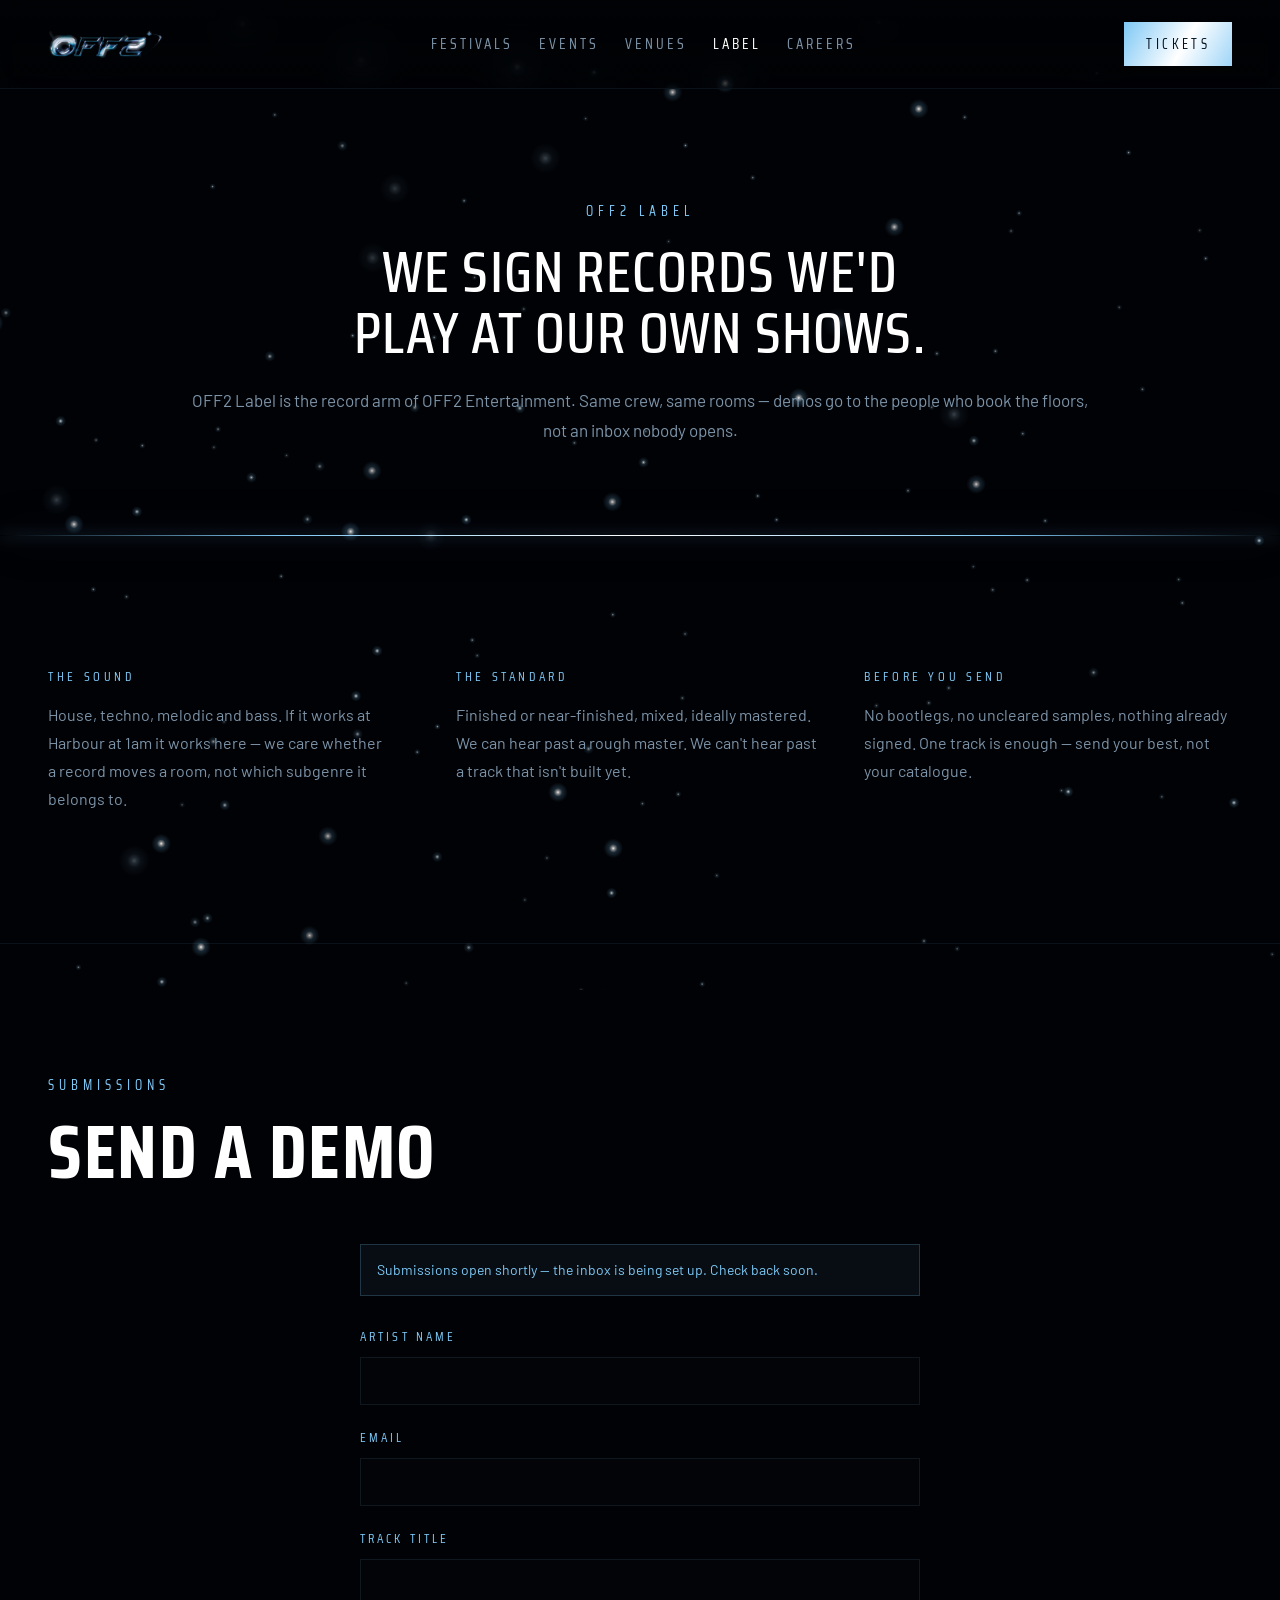
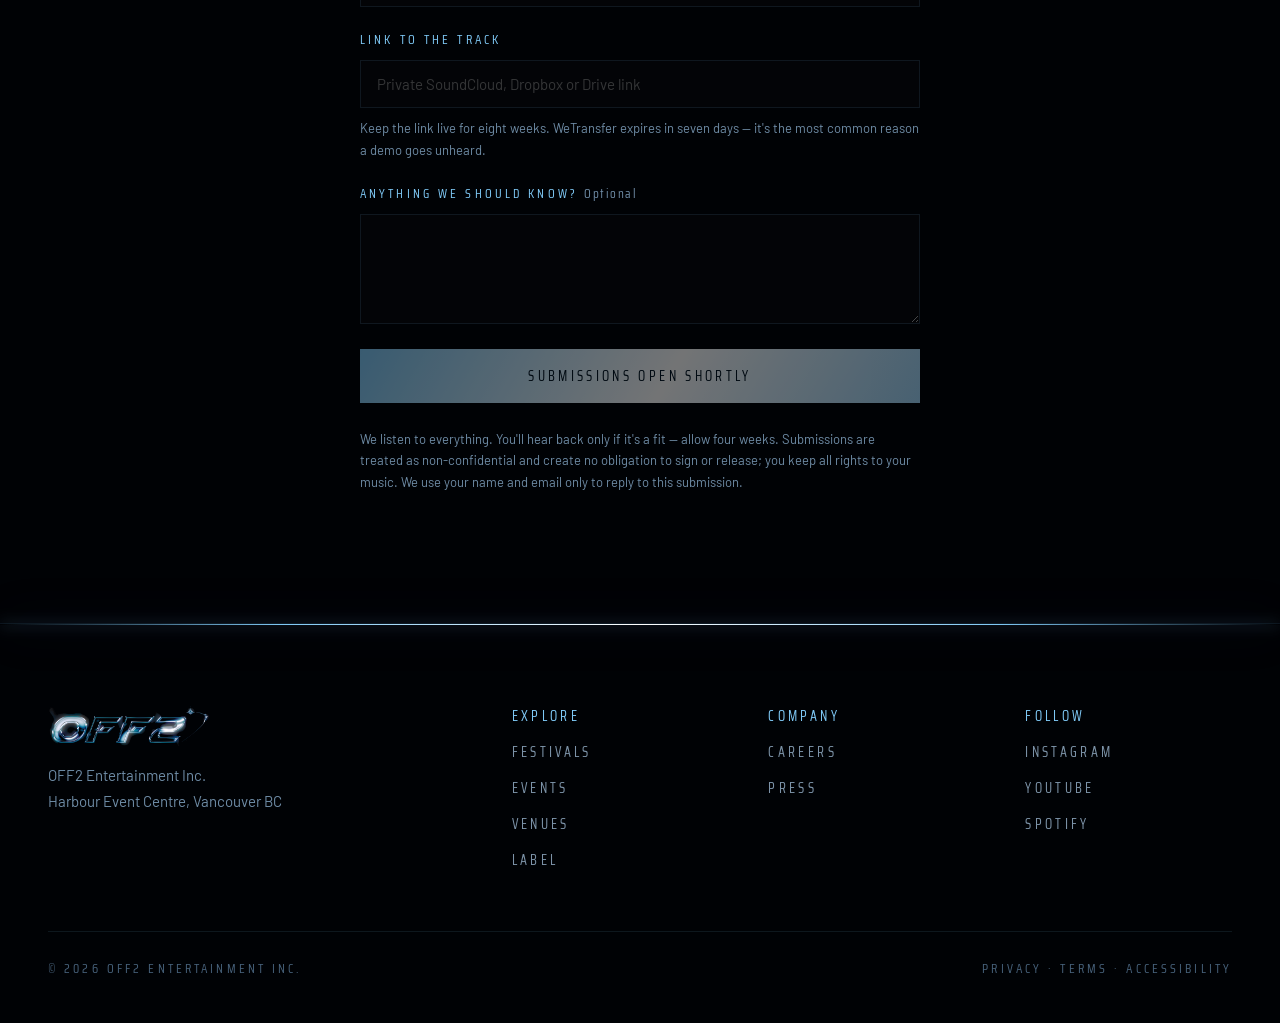
<file: label.html>
<!DOCTYPE html>
<html lang="en">
<head>
<meta charset="utf-8">
<meta name="viewport" content="width=device-width, initial-scale=1">
<title>OFF2 Label — Send us your music</title>
<meta name="description" content="OFF2 Label — the record arm of OFF2 Entertainment. Send a demo: house, techno, melodic and bass.">
<link rel="preconnect" href="https://fonts.googleapis.com" />
<link rel="preconnect" href="https://fonts.gstatic.com" crossorigin="" />
<link href="https://fonts.googleapis.com/css2?family=Saira+Condensed:wght@200;300;400;500;600;700;800;900&family=Barlow:wght@300;400;500&display=swap" rel="stylesheet" />
<link rel="stylesheet" href="css/style.css">
</head>
<body>
<div class="wrap">

  <!-- ============ NAV ============ -->
  <nav class="nav" id="site-nav">
    <a href="index.html" class="nav__logo" data-cms="nav.logo" aria-label="OFF2 — home"><img src="images/off2-logo.png" alt="OFF2"></a>
    <div class="nav__links">
      <a href="festivals.html">Festivals</a>
      <a href="events.html">Events</a>
      <a href="venues.html">Venues</a>
      <a href="label.html" aria-current="page">Label</a>
      <a href="careers.html">Careers</a>
    </div>
    <a href="events.html" class="nav__cta">Tickets</a>
    <button type="button" class="nav__toggle" id="nav-toggle" aria-label="Toggle menu" aria-expanded="false">
      <svg width="20" height="20" viewBox="0 0 24 24" fill="none" stroke="currentColor" stroke-width="2" stroke-linecap="round"><path d="M3 6h18M3 12h18M3 18h18"/></svg>
    </button>
  </nav>

  <!-- ============ SKY / STARFIELD BACKGROUND ============ -->
  <div class="sky" aria-hidden="true">
    <div class="sky__layer" style="animation: off2Twinkle 7s ease-in-out infinite, off2Float 46s ease-in-out infinite; background-image: radial-gradient(circle 3.2px at 46.17% 94.65%, rgba(226,244,255,0.40) 0%, rgba(226,244,255,0.22) 18%, rgba(150,214,255,0.09) 42%, rgba(150,214,255,0) 100%), radial-gradient(circle 3.2px at 14.59% 49.18%, rgba(226,244,255,0.50) 0%, rgba(226,244,255,0.27) 18%, rgba(150,214,255,0.11) 42%, rgba(150,214,255,0) 100%), radial-gradient(circle 3.2px at 72.07% 94.99%, rgba(226,244,255,0.45) 0%, rgba(226,244,255,0.25) 18%, rgba(150,214,255,0.10) 42%, rgba(150,214,255,0) 100%), radial-gradient(circle 3.2px at 1.75% 96.01%, rgba(226,244,255,0.53) 0%, rgba(226,244,255,0.29) 18%, rgba(150,214,255,0.12) 42%, rgba(150,214,255,0) 100%), radial-gradient(circle 3.2px at 39.08% 65.71%, rgba(226,244,255,0.63) 0%, rgba(226,244,255,0.35) 18%, rgba(150,214,255,0.14) 42%, rgba(150,214,255,0) 100%), radial-gradient(circle 3.2px at 39.40% 66.99%, rgba(226,244,255,0.45) 0%, rgba(226,244,255,0.25) 18%, rgba(150,214,255,0.10) 42%, rgba(150,214,255,0) 100%), radial-gradient(circle 3.2px at 93.77% 40.33%, rgba(226,244,255,0.53) 0%, rgba(226,244,255,0.29) 18%, rgba(150,214,255,0.12) 42%, rgba(150,214,255,0) 100%), radial-gradient(circle 3.2px at 97.15% 64.65%, rgba(226,244,255,0.52) 0%, rgba(226,244,255,0.28) 18%, rgba(150,214,255,0.11) 42%, rgba(150,214,255,0) 100%), radial-gradient(circle 3.2px at 52.76% 70.50%, rgba(226,244,255,0.52) 0%, rgba(226,244,255,0.29) 18%, rgba(150,214,255,0.11) 42%, rgba(150,214,255,0) 100%), radial-gradient(circle 3.2px at 57.80% 36.54%, rgba(226,244,255,0.54) 0%, rgba(226,244,255,0.30) 18%, rgba(150,214,255,0.12) 42%, rgba(150,214,255,0) 100%), radial-gradient(circle 3.2px at 76.71% 2.65%, rgba(226,244,255,0.59) 0%, rgba(226,244,255,0.33) 18%, rgba(150,214,255,0.13) 42%, rgba(150,214,255,0) 100%), radial-gradient(circle 3.2px at 65.39% 71.13%, rgba(226,244,255,0.45) 0%, rgba(226,244,255,0.25) 18%, rgba(150,214,255,0.10) 42%, rgba(150,214,255,0) 100%), radial-gradient(circle 3.2px at 77.44% 78.15%, rgba(226,244,255,0.47) 0%, rgba(226,244,255,0.26) 18%, rgba(150,214,255,0.10) 42%, rgba(150,214,255,0) 100%), radial-gradient(circle 3.2px at 69.77% 98.98%, rgba(226,244,255,0.58) 0%, rgba(226,244,255,0.32) 18%, rgba(150,214,255,0.13) 42%, rgba(150,214,255,0) 100%), radial-gradient(circle 3.2px at 50.38% 48.46%, rgba(226,244,255,0.49) 0%, rgba(226,244,255,0.27) 18%, rgba(150,214,255,0.11) 42%, rgba(150,214,255,0) 100%), radial-gradient(circle 3.2px at 13.44% 92.75%, rgba(226,244,255,0.57) 0%, rgba(226,244,255,0.31) 18%, rgba(150,214,255,0.13) 42%, rgba(150,214,255,0) 100%), radial-gradient(circle 3.2px at 25.02% 9.13%, rgba(226,244,255,0.39) 0%, rgba(226,244,255,0.21) 18%, rgba(150,214,255,0.09) 42%, rgba(150,214,255,0) 100%), radial-gradient(circle 3.2px at 58.89% 55.77%, rgba(226,244,255,0.61) 0%, rgba(226,244,255,0.34) 18%, rgba(150,214,255,0.13) 42%, rgba(150,214,255,0) 100%), radial-gradient(circle 3.2px at 26.64% 60.44%, rgba(226,244,255,0.58) 0%, rgba(226,244,255,0.32) 18%, rgba(150,214,255,0.13) 42%, rgba(150,214,255,0) 100%), radial-gradient(circle 3.2px at 20.19% 79.32%, rgba(226,244,255,0.39) 0%, rgba(226,244,255,0.22) 18%, rgba(150,214,255,0.09) 42%, rgba(150,214,255,0) 100%), radial-gradient(circle 3.2px at 81.20% 38.21%, rgba(226,244,255,0.42) 0%, rgba(226,244,255,0.23) 18%, rgba(150,214,255,0.09) 42%, rgba(150,214,255,0) 100%), radial-gradient(circle 3.2px at 90.44% 10.96%, rgba(226,244,255,0.46) 0%, rgba(226,244,255,0.25) 18%, rgba(150,214,255,0.10) 42%, rgba(150,214,255,0) 100%), radial-gradient(circle 3.2px at 98.43% 59.28%, rgba(226,244,255,0.40) 0%, rgba(226,244,255,0.22) 18%, rgba(150,214,255,0.09) 42%, rgba(150,214,255,0) 100%), radial-gradient(circle 3.2px at 72.96% 61.56%, rgba(226,244,255,0.53) 0%, rgba(226,244,255,0.29) 18%, rgba(150,214,255,0.12) 42%, rgba(150,214,255,0) 100%), radial-gradient(circle 3.2px at 12.24% 17.26%, rgba(226,244,255,0.40) 0%, rgba(226,244,255,0.22) 18%, rgba(150,214,255,0.09) 42%, rgba(150,214,255,0) 100%), radial-gradient(circle 3.2px at 7.73% 53.36%, rgba(226,244,255,0.66) 0%, rgba(226,244,255,0.36) 18%, rgba(150,214,255,0.14) 42%, rgba(150,214,255,0) 100%), radial-gradient(circle 3.2px at 10.25% 99.25%, rgba(226,244,255,0.38) 0%, rgba(226,244,255,0.21) 18%, rgba(150,214,255,0.08) 42%, rgba(150,214,255,0) 100%), radial-gradient(circle 3.2px at 93.48% 90.42%, rgba(226,244,255,0.34) 0%, rgba(226,244,255,0.19) 18%, rgba(150,214,255,0.08) 42%, rgba(150,214,255,0) 100%), radial-gradient(circle 3.2px at 51.86% 32.77%, rgba(226,244,255,0.35) 0%, rgba(226,244,255,0.19) 18%, rgba(150,214,255,0.08) 42%, rgba(150,214,255,0) 100%), radial-gradient(circle 3.2px at 95.62% 91.53%, rgba(226,244,255,0.59) 0%, rgba(226,244,255,0.33) 18%, rgba(150,214,255,0.13) 42%, rgba(150,214,255,0) 100%), radial-gradient(circle 3.2px at 1.72% 61.35%, rgba(226,244,255,0.54) 0%, rgba(226,244,255,0.30) 18%, rgba(150,214,255,0.12) 42%, rgba(150,214,255,0) 100%), radial-gradient(circle 3.2px at 79.74% 18.85%, rgba(226,244,255,0.51) 0%, rgba(226,244,255,0.28) 18%, rgba(150,214,255,0.11) 42%, rgba(150,214,255,0) 100%), radial-gradient(circle 3.2px at 39.23% 35.74%, rgba(226,244,255,0.40) 0%, rgba(226,244,255,0.22) 18%, rgba(150,214,255,0.09) 42%, rgba(150,214,255,0) 100%), radial-gradient(circle 3.2px at 70.10% 69.67%, rgba(226,244,255,0.60) 0%, rgba(226,244,255,0.33) 18%, rgba(150,214,255,0.13) 42%, rgba(150,214,255,0) 100%), radial-gradient(circle 3.2px at 22.26% 49.78%, rgba(226,244,255,0.41) 0%, rgba(226,244,255,0.22) 18%, rgba(150,214,255,0.09) 42%, rgba(150,214,255,0) 100%), radial-gradient(circle 3.2px at 17.38% 2.14%, rgba(226,244,255,0.66) 0%, rgba(226,244,255,0.36) 18%, rgba(150,214,255,0.15) 42%, rgba(150,214,255,0) 100%), radial-gradient(circle 3.2px at 46.46% 22.61%, rgba(226,244,255,0.38) 0%, rgba(226,244,255,0.21) 18%, rgba(150,214,255,0.08) 42%, rgba(150,214,255,0) 100%), radial-gradient(circle 3.2px at 14.25% 17.68%, rgba(226,244,255,0.37) 0%, rgba(226,244,255,0.20) 18%, rgba(150,214,255,0.08) 42%, rgba(150,214,255,0) 100%), radial-gradient(circle 3.2px at 63.24% 7.98%, rgba(226,244,255,0.45) 0%, rgba(226,244,255,0.25) 18%, rgba(150,214,255,0.10) 42%, rgba(150,214,255,0) 100%), radial-gradient(circle 3.2px at 95.59% 90.28%, rgba(226,244,255,0.64) 0%, rgba(226,244,255,0.35) 18%, rgba(150,214,255,0.14) 42%, rgba(150,214,255,0) 100%), radial-gradient(circle 3.2px at 74.68% 30.43%, rgba(226,244,255,0.58) 0%, rgba(226,244,255,0.32) 18%, rgba(150,214,255,0.13) 42%, rgba(150,214,255,0) 100%), radial-gradient(circle 3.2px at 97.12% 41.49%, rgba(226,244,255,0.53) 0%, rgba(226,244,255,0.29) 18%, rgba(150,214,255,0.12) 42%, rgba(150,214,255,0) 100%), radial-gradient(circle 3.2px at 45.73% 49.41%, rgba(226,244,255,0.54) 0%, rgba(226,244,255,0.30) 18%, rgba(150,214,255,0.12) 42%, rgba(150,214,255,0) 100%), radial-gradient(circle 3.2px at 46.27% 98.67%, rgba(226,244,255,0.52) 0%, rgba(226,244,255,0.28) 18%, rgba(150,214,255,0.11) 42%, rgba(150,214,255,0) 100%), radial-gradient(circle 3.2px at 81.81% 25.42%, rgba(226,244,255,0.65) 0%, rgba(226,244,255,0.36) 18%, rgba(150,214,255,0.14) 42%, rgba(150,214,255,0) 100%), radial-gradient(circle 3.2px at 14.41% 61.52%, rgba(226,244,255,0.59) 0%, rgba(226,244,255,0.33) 18%, rgba(150,214,255,0.13) 42%, rgba(150,214,255,0) 100%), radial-gradient(circle 3.2px at 71.70% 59.64%, rgba(226,244,255,0.38) 0%, rgba(226,244,255,0.21) 18%, rgba(150,214,255,0.08) 42%, rgba(150,214,255,0) 100%), radial-gradient(circle 3.2px at 52.96% 24.83%, rgba(226,244,255,0.63) 0%, rgba(226,244,255,0.35) 18%, rgba(150,214,255,0.14) 42%, rgba(150,214,255,0) 100%), radial-gradient(circle 3.2px at 82.71% 44.98%, rgba(226,244,255,0.53) 0%, rgba(226,244,255,0.29) 18%, rgba(150,214,255,0.12) 42%, rgba(150,214,255,0) 100%), radial-gradient(circle 3.2px at 35.50% 74.97%, rgba(226,244,255,0.62) 0%, rgba(226,244,255,0.34) 18%, rgba(150,214,255,0.14) 42%, rgba(150,214,255,0) 100%), radial-gradient(circle 3.2px at 95.58% 50.02%, rgba(226,244,255,0.51) 0%, rgba(226,244,255,0.28) 18%, rgba(150,214,255,0.11) 42%, rgba(150,214,255,0) 100%), radial-gradient(circle 3.2px at 68.49% 90.58%, rgba(226,244,255,0.64) 0%, rgba(226,244,255,0.35) 18%, rgba(150,214,255,0.14) 42%, rgba(150,214,255,0) 100%), radial-gradient(circle 3.2px at 95.07% 74.19%, rgba(226,244,255,0.49) 0%, rgba(226,244,255,0.27) 18%, rgba(150,214,255,0.11) 42%, rgba(150,214,255,0) 100%), radial-gradient(circle 3.2px at 51.41% 0.87%, rgba(226,244,255,0.49) 0%, rgba(226,244,255,0.27) 18%, rgba(150,214,255,0.11) 42%, rgba(150,214,255,0) 100%), radial-gradient(circle 3.2px at 32.98% 17.10%, rgba(226,244,255,0.54) 0%, rgba(226,244,255,0.30) 18%, rgba(150,214,255,0.12) 42%, rgba(150,214,255,0) 100%), radial-gradient(circle 3.2px at 85.31% 62.64%, rgba(226,244,255,0.60) 0%, rgba(226,244,255,0.33) 18%, rgba(150,214,255,0.13) 42%, rgba(150,214,255,0) 100%), radial-gradient(circle 3.2px at 68.80% 70.90%, rgba(226,244,255,0.58) 0%, rgba(226,244,255,0.32) 18%, rgba(150,214,255,0.13) 42%, rgba(150,214,255,0) 100%), radial-gradient(circle 3.2px at 82.28% 11.03%, rgba(226,244,255,0.48) 0%, rgba(226,244,255,0.27) 18%, rgba(150,214,255,0.11) 42%, rgba(150,214,255,0) 100%), radial-gradient(circle 3.2px at 33.98% 96.47%, rgba(226,244,255,0.56) 0%, rgba(226,244,255,0.31) 18%, rgba(150,214,255,0.12) 42%, rgba(150,214,255,0) 100%), radial-gradient(circle 3.2px at 98.38% 12.53%, rgba(226,244,255,0.59) 0%, rgba(226,244,255,0.32) 18%, rgba(150,214,255,0.13) 42%, rgba(150,214,255,0) 100%), radial-gradient(circle 3.2px at 57.34% 27.49%, rgba(226,244,255,0.56) 0%, rgba(226,244,255,0.31) 18%, rgba(150,214,255,0.12) 42%, rgba(150,214,255,0) 100%), radial-gradient(circle 3.2px at 26.99% 50.45%, rgba(226,244,255,0.37) 0%, rgba(226,244,255,0.20) 18%, rgba(150,214,255,0.08) 42%, rgba(150,214,255,0) 100%), radial-gradient(circle 3.2px at 86.83% 34.17%, rgba(226,244,255,0.60) 0%, rgba(226,244,255,0.33) 18%, rgba(150,214,255,0.13) 42%, rgba(150,214,255,0) 100%), radial-gradient(circle 3.2px at 73.14% 41.83%, rgba(226,244,255,0.65) 0%, rgba(226,244,255,0.35) 18%, rgba(150,214,255,0.14) 42%, rgba(150,214,255,0) 100%), radial-gradient(circle 3.2px at 43.94% 83.72%, rgba(226,244,255,0.42) 0%, rgba(226,244,255,0.23) 18%, rgba(150,214,255,0.09) 42%, rgba(150,214,255,0) 100%), radial-gradient(circle 3.2px at 85.07% 60.70%, rgba(226,244,255,0.47) 0%, rgba(226,244,255,0.26) 18%, rgba(150,214,255,0.10) 42%, rgba(150,214,255,0) 100%), radial-gradient(circle 3.2px at 68.99% 46.47%, rgba(226,244,255,0.49) 0%, rgba(226,244,255,0.27) 18%, rgba(150,214,255,0.11) 42%, rgba(150,214,255,0) 100%), radial-gradient(circle 3.2px at 38.55% 29.40%, rgba(226,244,255,0.61) 0%, rgba(226,244,255,0.33) 18%, rgba(150,214,255,0.13) 42%, rgba(150,214,255,0) 100%), radial-gradient(circle 3.2px at 52.49% 78.45%, rgba(226,244,255,0.65) 0%, rgba(226,244,255,0.36) 18%, rgba(150,214,255,0.14) 42%, rgba(150,214,255,0) 100%), radial-gradient(circle 3.2px at 91.16% 91.68%, rgba(226,244,255,0.41) 0%, rgba(226,244,255,0.23) 18%, rgba(150,214,255,0.09) 42%, rgba(150,214,255,0) 100%), radial-gradient(circle 3.2px at 93.62% 15.57%, rgba(226,244,255,0.38) 0%, rgba(226,244,255,0.21) 18%, rgba(150,214,255,0.08) 42%, rgba(150,214,255,0) 100%), radial-gradient(circle 3.2px at 14.57% 10.32%, rgba(226,244,255,0.58) 0%, rgba(226,244,255,0.32) 18%, rgba(150,214,255,0.13) 42%, rgba(150,214,255,0) 100%), radial-gradient(circle 3.2px at 52.26% 7.97%, rgba(226,244,255,0.58) 0%, rgba(226,244,255,0.32) 18%, rgba(150,214,255,0.13) 42%, rgba(150,214,255,0) 100%), radial-gradient(circle 3.2px at 16.57% 62.13%, rgba(226,244,255,0.50) 0%, rgba(226,244,255,0.28) 18%, rgba(150,214,255,0.11) 42%, rgba(150,214,255,0) 100%), radial-gradient(circle 3.2px at 98.99% 70.95%, rgba(226,244,255,0.36) 0%, rgba(226,244,255,0.20) 18%, rgba(150,214,255,0.08) 42%, rgba(150,214,255,0) 100%), radial-gradient(circle 3.2px at 22.92% 72.46%, rgba(226,244,255,0.39) 0%, rgba(226,244,255,0.21) 18%, rgba(150,214,255,0.09) 42%, rgba(150,214,255,0) 100%), radial-gradient(circle 3.2px at 83.97% 78.66%, rgba(226,244,255,0.46) 0%, rgba(226,244,255,0.25) 18%, rgba(150,214,255,0.10) 42%, rgba(150,214,255,0) 100%), radial-gradient(circle 3.2px at 52.94% 65.20%, rgba(226,244,255,0.49) 0%, rgba(226,244,255,0.27) 18%, rgba(150,214,255,0.11) 42%, rgba(150,214,255,0) 100%), radial-gradient(circle 3.2px at 42.43% 38.35%, rgba(226,244,255,0.45) 0%, rgba(226,244,255,0.25) 18%, rgba(150,214,255,0.10) 42%, rgba(150,214,255,0) 100%), radial-gradient(circle 3.2px at 0.20% 11.93%, rgba(226,244,255,0.65) 0%, rgba(226,244,255,0.36) 18%, rgba(150,214,255,0.14) 42%, rgba(150,214,255,0) 100%), radial-gradient(circle 3.2px at 59.76% 33.87%, rgba(226,244,255,0.46) 0%, rgba(226,244,255,0.25) 18%, rgba(150,214,255,0.10) 42%, rgba(150,214,255,0) 100%), radial-gradient(circle 3.2px at 22.53% 48.28%, rgba(226,244,255,0.63) 0%, rgba(226,244,255,0.34) 18%, rgba(150,214,255,0.14) 42%, rgba(150,214,255,0) 100%), radial-gradient(circle 3.2px at 97.48% 1.95%, rgba(226,244,255,0.58) 0%, rgba(226,244,255,0.32) 18%, rgba(150,214,255,0.13) 42%, rgba(150,214,255,0) 100%), radial-gradient(circle 3.2px at 93.33% 20.83%, rgba(226,244,255,0.62) 0%, rgba(226,244,255,0.34) 18%, rgba(150,214,255,0.14) 42%, rgba(150,214,255,0) 100%), radial-gradient(circle 3.2px at 97.25% 6.09%, rgba(226,244,255,0.62) 0%, rgba(226,244,255,0.34) 18%, rgba(150,214,255,0.14) 42%, rgba(150,214,255,0) 100%), radial-gradient(circle 3.2px at 76.38% 55.85%, rgba(226,244,255,0.61) 0%, rgba(226,244,255,0.34) 18%, rgba(150,214,255,0.13) 42%, rgba(150,214,255,0) 100%), radial-gradient(circle 3.2px at 17.60% 49.64%, rgba(226,244,255,0.60) 0%, rgba(226,244,255,0.33) 18%, rgba(150,214,255,0.13) 42%, rgba(150,214,255,0) 100%), radial-gradient(circle 3.2px at 36.81% 72.86%, rgba(226,244,255,0.65) 0%, rgba(226,244,255,0.36) 18%, rgba(150,214,255,0.14) 42%, rgba(150,214,255,0) 100%), radial-gradient(circle 3.2px at 69.33% 42.03%, rgba(226,244,255,0.59) 0%, rgba(226,244,255,0.33) 18%, rgba(150,214,255,0.13) 42%, rgba(150,214,255,0) 100%), radial-gradient(circle 3.2px at 54.05% 94.14%, rgba(226,244,255,0.60) 0%, rgba(226,244,255,0.33) 18%, rgba(150,214,255,0.13) 42%, rgba(150,214,255,0) 100%), radial-gradient(circle 3.2px at 34.78% 94.06%, rgba(226,244,255,0.36) 0%, rgba(226,244,255,0.20) 18%, rgba(150,214,255,0.08) 42%, rgba(150,214,255,0) 100%), radial-gradient(circle 3.2px at 57.53% 0.21%, rgba(226,244,255,0.52) 0%, rgba(226,244,255,0.28) 18%, rgba(150,214,255,0.11) 42%, rgba(150,214,255,0) 100%), radial-gradient(circle 3.2px at 5.59% 76.14%, rgba(226,244,255,0.58) 0%, rgba(226,244,255,0.32) 18%, rgba(150,214,255,0.13) 42%, rgba(150,214,255,0) 100%), radial-gradient(circle 3.2px at 92.76% 80.15%, rgba(226,244,255,0.59) 0%, rgba(226,244,255,0.32) 18%, rgba(150,214,255,0.13) 42%, rgba(150,214,255,0) 100%), radial-gradient(circle 3.2px at 50.16% 79.23%, rgba(226,244,255,0.50) 0%, rgba(226,244,255,0.28) 18%, rgba(150,214,255,0.11) 42%, rgba(150,214,255,0) 100%), radial-gradient(circle 3.2px at 51.54% 4.59%, rgba(226,244,255,0.53) 0%, rgba(226,244,255,0.29) 18%, rgba(150,214,255,0.12) 42%, rgba(150,214,255,0) 100%), radial-gradient(circle 3.2px at 10.35% 97.42%, rgba(226,244,255,0.42) 0%, rgba(226,244,255,0.23) 18%, rgba(150,214,255,0.09) 42%, rgba(150,214,255,0) 100%), radial-gradient(circle 3.2px at 55.15% 96.51%, rgba(226,244,255,0.58) 0%, rgba(226,244,255,0.32) 18%, rgba(150,214,255,0.13) 42%, rgba(150,214,255,0) 100%), radial-gradient(circle 3.2px at 70.65% 91.22%, rgba(226,244,255,0.43) 0%, rgba(226,244,255,0.24) 18%, rgba(150,214,255,0.10) 42%, rgba(150,214,255,0) 100%), radial-gradient(circle 3.2px at 14.37% 2.44%, rgba(226,244,255,0.66) 0%, rgba(226,244,255,0.36) 18%, rgba(150,214,255,0.14) 42%, rgba(150,214,255,0) 100%), radial-gradient(circle 3.2px at 86.44% 31.85%, rgba(226,244,255,0.37) 0%, rgba(226,244,255,0.20) 18%, rgba(150,214,255,0.08) 42%, rgba(150,214,255,0) 100%), radial-gradient(circle 3.2px at 54.01% 95.66%, rgba(226,244,255,0.60) 0%, rgba(226,244,255,0.33) 18%, rgba(150,214,255,0.13) 42%, rgba(150,214,255,0) 100%), radial-gradient(circle 3.2px at 75.21% 60.75%, rgba(226,244,255,0.60) 0%, rgba(226,244,255,0.33) 18%, rgba(150,214,255,0.13) 42%, rgba(150,214,255,0) 100%), radial-gradient(circle 3.2px at 31.29% 40.55%, rgba(226,244,255,0.65) 0%, rgba(226,244,255,0.36) 18%, rgba(150,214,255,0.14) 42%, rgba(150,214,255,0) 100%), radial-gradient(circle 3.2px at 55.00% 85.17%, rgba(226,244,255,0.44) 0%, rgba(226,244,255,0.24) 18%, rgba(150,214,255,0.10) 42%, rgba(150,214,255,0) 100%), radial-gradient(circle 3.2px at 42.50% 87.18%, rgba(226,244,255,0.36) 0%, rgba(226,244,255,0.20) 18%, rgba(150,214,255,0.08) 42%, rgba(150,214,255,0) 100%), radial-gradient(circle 3.2px at 67.45% 53.36%, rgba(226,244,255,0.58) 0%, rgba(226,244,255,0.32) 18%, rgba(150,214,255,0.13) 42%, rgba(150,214,255,0) 100%), radial-gradient(circle 3.2px at 71.14% 22.50%, rgba(226,244,255,0.57) 0%, rgba(226,244,255,0.31) 18%, rgba(150,214,255,0.13) 42%, rgba(150,214,255,0) 100%), radial-gradient(circle 3.2px at 8.00% 93.63%, rgba(226,244,255,0.44) 0%, rgba(226,244,255,0.24) 18%, rgba(150,214,255,0.10) 42%, rgba(150,214,255,0) 100%), radial-gradient(circle 3.2px at 74.92% 48.65%, rgba(226,244,255,0.57) 0%, rgba(226,244,255,0.32) 18%, rgba(150,214,255,0.13) 42%, rgba(150,214,255,0) 100%), radial-gradient(circle 3.2px at 57.66% 53.80%, rgba(226,244,255,0.65) 0%, rgba(226,244,255,0.36) 18%, rgba(150,214,255,0.14) 42%, rgba(150,214,255,0) 100%), radial-gradient(circle 3.2px at 70.58% 4.44%, rgba(226,244,255,0.66) 0%, rgba(226,244,255,0.36) 18%, rgba(150,214,255,0.15) 42%, rgba(150,214,255,0) 100%), radial-gradient(circle 3.2px at 7.70% 66.73%, rgba(226,244,255,0.64) 0%, rgba(226,244,255,0.35) 18%, rgba(150,214,255,0.14) 42%, rgba(150,214,255,0) 100%), radial-gradient(circle 3.2px at 22.17% 28.23%, rgba(226,244,255,0.59) 0%, rgba(226,244,255,0.32) 18%, rgba(150,214,255,0.13) 42%, rgba(150,214,255,0) 100%), radial-gradient(circle 3.2px at 26.22% 22.30%, rgba(226,244,255,0.50) 0%, rgba(226,244,255,0.28) 18%, rgba(150,214,255,0.11) 42%, rgba(150,214,255,0) 100%), radial-gradient(circle 3.2px at 48.23% 63.61%, rgba(226,244,255,0.61) 0%, rgba(226,244,255,0.34) 18%, rgba(150,214,255,0.13) 42%, rgba(150,214,255,0) 100%), radial-gradient(circle 3.2px at 74.16% 31.90%, rgba(226,244,255,0.46) 0%, rgba(226,244,255,0.25) 18%, rgba(150,214,255,0.10) 42%, rgba(150,214,255,0) 100%), radial-gradient(circle 3.2px at 36.60% 40.70%, rgba(226,244,255,0.63) 0%, rgba(226,244,255,0.35) 18%, rgba(150,214,255,0.14) 42%, rgba(150,214,255,0) 100%);"></div>
    <div class="sky__layer" style="animation: off2Twinkle 5.2s ease-in-out infinite reverse, off2Float 34s ease-in-out infinite; background-image: radial-gradient(circle 5.5px at 94.14% 9.36%, rgba(236,249,255,0.71) 0%, rgba(236,249,255,0.39) 18%, rgba(126,200,245,0.16) 42%, rgba(126,200,245,0) 100%), radial-gradient(circle 5.5px at 5.53% 4.90%, rgba(236,249,255,0.87) 0%, rgba(236,249,255,0.48) 18%, rgba(126,200,245,0.19) 42%, rgba(126,200,245,0) 100%), radial-gradient(circle 5.5px at 12.28% 47.61%, rgba(236,249,255,0.84) 0%, rgba(236,249,255,0.46) 18%, rgba(126,200,245,0.18) 42%, rgba(126,200,245,0) 100%), radial-gradient(circle 5.5px at 36.80% 83.62%, rgba(236,249,255,0.69) 0%, rgba(236,249,255,0.38) 18%, rgba(126,200,245,0.15) 42%, rgba(126,200,245,0) 100%), radial-gradient(circle 5.5px at 46.65% 74.70%, rgba(236,249,255,0.59) 0%, rgba(236,249,255,0.33) 18%, rgba(126,200,245,0.13) 42%, rgba(126,200,245,0) 100%), radial-gradient(circle 5.5px at 22.97% 79.35%, rgba(236,249,255,0.71) 0%, rgba(236,249,255,0.39) 18%, rgba(126,200,245,0.16) 42%, rgba(126,200,245,0) 100%), radial-gradient(circle 5.5px at 65.54% 14.69%, rgba(236,249,255,0.71) 0%, rgba(236,249,255,0.39) 18%, rgba(126,200,245,0.16) 42%, rgba(126,200,245,0) 100%), radial-gradient(circle 5.5px at 48.15% 86.61%, rgba(236,249,255,0.81) 0%, rgba(236,249,255,0.45) 18%, rgba(126,200,245,0.18) 42%, rgba(126,200,245,0) 100%), radial-gradient(circle 5.5px at 31.51% 70.33%, rgba(236,249,255,0.88) 0%, rgba(236,249,255,0.48) 18%, rgba(126,200,245,0.19) 42%, rgba(126,200,245,0) 100%), radial-gradient(circle 5.5px at 21.03% 89.02%, rgba(236,249,255,0.56) 0%, rgba(236,249,255,0.31) 18%, rgba(126,200,245,0.12) 42%, rgba(126,200,245,0) 100%), radial-gradient(circle 5.5px at 17.25% 55.10%, rgba(236,249,255,0.80) 0%, rgba(236,249,255,0.44) 18%, rgba(126,200,245,0.18) 42%, rgba(126,200,245,0) 100%), radial-gradient(circle 5.5px at 18.87% 93.95%, rgba(236,249,255,0.78) 0%, rgba(236,249,255,0.43) 18%, rgba(126,200,245,0.17) 42%, rgba(126,200,245,0) 100%), radial-gradient(circle 5.5px at 76.26% 9.69%, rgba(236,249,255,0.78) 0%, rgba(236,249,255,0.43) 18%, rgba(126,200,245,0.17) 42%, rgba(126,200,245,0) 100%), radial-gradient(circle 5.5px at 88.67% 79.15%, rgba(236,249,255,0.86) 0%, rgba(236,249,255,0.47) 18%, rgba(126,200,245,0.19) 42%, rgba(126,200,245,0) 100%), radial-gradient(circle 5.5px at 21.84% 88.69%, rgba(236,249,255,0.68) 0%, rgba(236,249,255,0.37) 18%, rgba(126,200,245,0.15) 42%, rgba(126,200,245,0) 100%), radial-gradient(circle 5.5px at 31.61% 73.48%, rgba(236,249,255,0.62) 0%, rgba(236,249,255,0.34) 18%, rgba(126,200,245,0.14) 42%, rgba(126,200,245,0) 100%), radial-gradient(circle 5.5px at 77.88% 78.24%, rgba(236,249,255,0.86) 0%, rgba(236,249,255,0.47) 18%, rgba(126,200,245,0.19) 42%, rgba(126,200,245,0) 100%), radial-gradient(circle 5.5px at 79.53% 68.39%, rgba(236,249,255,0.55) 0%, rgba(236,249,255,0.30) 18%, rgba(126,200,245,0.12) 42%, rgba(126,200,245,0) 100%), radial-gradient(circle 5.5px at 38.69% 55.76%, rgba(236,249,255,0.83) 0%, rgba(236,249,255,0.46) 18%, rgba(126,200,245,0.18) 42%, rgba(126,200,245,0) 100%), radial-gradient(circle 5.5px at 30.62% 24.86%, rgba(236,249,255,0.53) 0%, rgba(236,249,255,0.29) 18%, rgba(126,200,245,0.12) 42%, rgba(126,200,245,0) 100%), radial-gradient(circle 5.5px at 50.23% 51.02%, rgba(236,249,255,0.76) 0%, rgba(236,249,255,0.42) 18%, rgba(126,200,245,0.17) 42%, rgba(126,200,245,0) 100%), radial-gradient(circle 5.5px at 25.90% 42.26%, rgba(236,249,255,0.67) 0%, rgba(236,249,255,0.37) 18%, rgba(126,200,245,0.15) 42%, rgba(126,200,245,0) 100%), radial-gradient(circle 5.5px at 32.89% 66.60%, rgba(236,249,255,0.86) 0%, rgba(236,249,255,0.47) 18%, rgba(126,200,245,0.19) 42%, rgba(126,200,245,0) 100%), radial-gradient(circle 5.5px at 95.79% 49.72%, rgba(236,249,255,0.86) 0%, rgba(236,249,255,0.47) 18%, rgba(126,200,245,0.19) 42%, rgba(126,200,245,0) 100%), radial-gradient(circle 5.5px at 28.35% 55.72%, rgba(236,249,255,0.54) 0%, rgba(236,249,255,0.30) 18%, rgba(126,200,245,0.12) 42%, rgba(126,200,245,0) 100%), radial-gradient(circle 5.5px at 79.49% 7.36%, rgba(236,249,255,0.56) 0%, rgba(236,249,255,0.31) 18%, rgba(126,200,245,0.12) 42%, rgba(126,200,245,0) 100%), radial-gradient(circle 5.5px at 71.74% 49.23%, rgba(236,249,255,0.72) 0%, rgba(236,249,255,0.40) 18%, rgba(126,200,245,0.16) 42%, rgba(126,200,245,0) 100%), radial-gradient(circle 5.5px at 29.15% 51.35%, rgba(236,249,255,0.50) 0%, rgba(236,249,255,0.28) 18%, rgba(126,200,245,0.11) 42%, rgba(126,200,245,0) 100%), radial-gradient(circle 5.5px at 2.43% 4.27%, rgba(236,249,255,0.65) 0%, rgba(236,249,255,0.36) 18%, rgba(126,200,245,0.14) 42%, rgba(126,200,245,0) 100%), radial-gradient(circle 5.5px at 29.91% 99.48%, rgba(236,249,255,0.57) 0%, rgba(236,249,255,0.31) 18%, rgba(126,200,245,0.13) 42%, rgba(126,200,245,0) 100%), radial-gradient(circle 5.5px at 35.34% 46.49%, rgba(236,249,255,0.58) 0%, rgba(236,249,255,0.32) 18%, rgba(126,200,245,0.13) 42%, rgba(126,200,245,0) 100%), radial-gradient(circle 5.5px at 47.64% 95.01%, rgba(236,249,255,0.74) 0%, rgba(236,249,255,0.41) 18%, rgba(126,200,245,0.16) 42%, rgba(126,200,245,0) 100%), radial-gradient(circle 5.5px at 8.72% 38.66%, rgba(236,249,255,0.55) 0%, rgba(236,249,255,0.30) 18%, rgba(126,200,245,0.12) 42%, rgba(126,200,245,0) 100%), radial-gradient(circle 5.5px at 42.18% 46.54%, rgba(236,249,255,0.80) 0%, rgba(236,249,255,0.44) 18%, rgba(126,200,245,0.18) 42%, rgba(126,200,245,0) 100%), radial-gradient(circle 5.5px at 22.22% 74.10%, rgba(236,249,255,0.62) 0%, rgba(236,249,255,0.34) 18%, rgba(126,200,245,0.14) 42%, rgba(126,200,245,0) 100%), radial-gradient(circle 5.5px at 10.84% 98.09%, rgba(236,249,255,0.86) 0%, rgba(236,249,255,0.47) 18%, rgba(126,200,245,0.19) 42%, rgba(126,200,245,0) 100%), radial-gradient(circle 5.5px at 5.16% 88.10%, rgba(236,249,255,0.87) 0%, rgba(236,249,255,0.48) 18%, rgba(126,200,245,0.19) 42%, rgba(126,200,245,0) 100%), radial-gradient(circle 5.5px at 90.31% 57.49%, rgba(236,249,255,0.87) 0%, rgba(236,249,255,0.48) 18%, rgba(126,200,245,0.19) 42%, rgba(126,200,245,0) 100%), radial-gradient(circle 5.5px at 47.01% 18.77%, rgba(236,249,255,0.81) 0%, rgba(236,249,255,0.45) 18%, rgba(126,200,245,0.18) 42%, rgba(126,200,245,0) 100%), radial-gradient(circle 5.5px at 24.70% 52.27%, rgba(236,249,255,0.71) 0%, rgba(236,249,255,0.39) 18%, rgba(126,200,245,0.16) 42%, rgba(126,200,245,0) 100%), radial-gradient(circle 5.5px at 95.31% 7.01%, rgba(236,249,255,0.64) 0%, rgba(236,249,255,0.35) 18%, rgba(126,200,245,0.14) 42%, rgba(126,200,245,0) 100%), radial-gradient(circle 5.5px at 97.29% 31.25%, rgba(236,249,255,0.84) 0%, rgba(236,249,255,0.46) 18%, rgba(126,200,245,0.18) 42%, rgba(126,200,245,0) 100%), radial-gradient(circle 5.5px at 5.14% 92.67%, rgba(236,249,255,0.56) 0%, rgba(236,249,255,0.31) 18%, rgba(126,200,245,0.12) 42%, rgba(126,200,245,0) 100%), radial-gradient(circle 5.5px at 38.85% 91.12%, rgba(236,249,255,0.58) 0%, rgba(236,249,255,0.32) 18%, rgba(126,200,245,0.13) 42%, rgba(126,200,245,0) 100%);"></div>
    <div class="sky__layer" style="animation: off2Twinkle 3.6s ease-in-out infinite, off2Float 26s ease-in-out infinite; background-image: radial-gradient(circle 10px at 48.26% 82.92%, rgba(255,255,255,0.91) 0%, rgba(255,255,255,0.50) 18%, rgba(126,200,245,0.20) 42%, rgba(126,200,245,0) 100%), radial-gradient(circle 10px at 71.89% 52.83%, rgba(255,255,255,0.78) 0%, rgba(255,255,255,0.43) 18%, rgba(126,200,245,0.17) 42%, rgba(126,200,245,0) 100%), radial-gradient(circle 10px at 18.83% 82.53%, rgba(255,255,255,0.90) 0%, rgba(255,255,255,0.49) 18%, rgba(126,200,245,0.20) 42%, rgba(126,200,245,0) 100%), radial-gradient(circle 10px at 31.85% 17.71%, rgba(255,255,255,0.96) 0%, rgba(255,255,255,0.53) 18%, rgba(126,200,245,0.21) 42%, rgba(126,200,245,0) 100%), radial-gradient(circle 10px at 0.62% 15.26%, rgba(255,255,255,0.73) 0%, rgba(255,255,255,0.40) 18%, rgba(126,200,245,0.16) 42%, rgba(126,200,245,0) 100%), radial-gradient(circle 10px at 71.73% 95.39%, rgba(255,255,255,0.71) 0%, rgba(255,255,255,0.39) 18%, rgba(126,200,245,0.16) 42%, rgba(126,200,245,0) 100%), radial-gradient(circle 10px at 13.15% 56.14%, rgba(255,255,255,0.83) 0%, rgba(255,255,255,0.45) 18%, rgba(126,200,245,0.18) 42%, rgba(126,200,245,0) 100%), radial-gradient(circle 10px at 31.16% 56.74%, rgba(255,255,255,0.88) 0%, rgba(255,255,255,0.48) 18%, rgba(126,200,245,0.19) 42%, rgba(126,200,245,0) 100%), radial-gradient(circle 10px at 52.12% 20.43%, rgba(255,255,255,0.79) 0%, rgba(255,255,255,0.44) 18%, rgba(126,200,245,0.17) 42%, rgba(126,200,245,0) 100%), radial-gradient(circle 10px at 37.62% 9.72%, rgba(255,255,255,0.92) 0%, rgba(255,255,255,0.51) 18%, rgba(126,200,245,0.20) 42%, rgba(126,200,245,0) 100%), radial-gradient(circle 10px at 44.66% 78.29%, rgba(255,255,255,0.91) 0%, rgba(255,255,255,0.50) 18%, rgba(126,200,245,0.20) 42%, rgba(126,200,245,0) 100%), radial-gradient(circle 10px at 29.68% 81.91%, rgba(255,255,255,0.71) 0%, rgba(255,255,255,0.39) 18%, rgba(126,200,245,0.16) 42%, rgba(126,200,245,0) 100%), radial-gradient(circle 10px at 42.01% 18.31%, rgba(255,255,255,0.93) 0%, rgba(255,255,255,0.51) 18%, rgba(126,200,245,0.21) 42%, rgba(126,200,245,0) 100%), radial-gradient(circle 10px at 68.15% 21.81%, rgba(255,255,255,0.88) 0%, rgba(255,255,255,0.48) 18%, rgba(126,200,245,0.19) 42%, rgba(126,200,245,0) 100%), radial-gradient(circle 10px at 69.56% 98.30%, rgba(255,255,255,0.92) 0%, rgba(255,255,255,0.50) 18%, rgba(126,200,245,0.20) 42%, rgba(126,200,245,0) 100%), radial-gradient(circle 10px at 60.34% 45.70%, rgba(255,255,255,0.94) 0%, rgba(255,255,255,0.52) 18%, rgba(126,200,245,0.21) 42%, rgba(126,200,245,0) 100%), radial-gradient(circle 10px at 24.12% 14.82%, rgba(255,255,255,0.81) 0%, rgba(255,255,255,0.44) 18%, rgba(126,200,245,0.18) 42%, rgba(126,200,245,0) 100%), radial-gradient(circle 10px at 97.74% 73.51%, rgba(255,255,255,0.84) 0%, rgba(255,255,255,0.46) 18%, rgba(126,200,245,0.19) 42%, rgba(126,200,245,0) 100%), radial-gradient(circle 10px at 84.40% 8.20%, rgba(255,255,255,0.98) 0%, rgba(255,255,255,0.54) 18%, rgba(126,200,245,0.22) 42%, rgba(126,200,245,0) 100%), radial-gradient(circle 10px at 21.42% 91.08%, rgba(255,255,255,0.92) 0%, rgba(255,255,255,0.51) 18%, rgba(126,200,245,0.20) 42%, rgba(126,200,245,0) 100%), radial-gradient(circle 10px at 66.56% 31.57%, rgba(255,255,255,0.79) 0%, rgba(255,255,255,0.43) 18%, rgba(126,200,245,0.17) 42%, rgba(126,200,245,0) 100%), radial-gradient(circle 10px at 32.55% 51.71%, rgba(255,255,255,0.76) 0%, rgba(255,255,255,0.42) 18%, rgba(126,200,245,0.17) 42%, rgba(126,200,245,0) 100%), radial-gradient(circle 10px at 55.54% 19.68%, rgba(255,255,255,0.85) 0%, rgba(255,255,255,0.47) 18%, rgba(126,200,245,0.19) 42%, rgba(126,200,245,0) 100%), radial-gradient(circle 10px at 7.91% 39.50%, rgba(255,255,255,0.96) 0%, rgba(255,255,255,0.53) 18%, rgba(126,200,245,0.21) 42%, rgba(126,200,245,0) 100%), radial-gradient(circle 10px at 28.49% 90.12%, rgba(255,255,255,0.71) 0%, rgba(255,255,255,0.39) 18%, rgba(126,200,245,0.16) 42%, rgba(126,200,245,0) 100%), radial-gradient(circle 10px at 48.20% 54.29%, rgba(255,255,255,0.82) 0%, rgba(255,255,255,0.45) 18%, rgba(126,200,245,0.18) 42%, rgba(126,200,245,0) 100%);"></div>
    <div class="sky__layer" style="animation: off2Float 20s ease-in-out infinite; background-image: radial-gradient(circle 16px at 63.50% 98.05%, rgba(198,232,255,0.30) 0%, rgba(198,232,255,0.16) 18%, rgba(140,205,250,0.07) 42%, rgba(140,205,250,0) 100%), radial-gradient(circle 16px at 12.02% 54.12%, rgba(198,232,255,0.27) 0%, rgba(198,232,255,0.15) 18%, rgba(140,205,250,0.06) 42%, rgba(140,205,250,0) 100%), radial-gradient(circle 16px at 5.32% 67.92%, rgba(198,232,255,0.18) 0%, rgba(198,232,255,0.10) 18%, rgba(140,205,250,0.04) 42%, rgba(140,205,250,0) 100%), radial-gradient(circle 16px at 34.04% 28.39%, rgba(198,232,255,0.23) 0%, rgba(198,232,255,0.13) 18%, rgba(140,205,250,0.05) 42%, rgba(140,205,250,0) 100%), radial-gradient(circle 16px at 43.84% 25.89%, rgba(198,232,255,0.28) 0%, rgba(198,232,255,0.16) 18%, rgba(140,205,250,0.06) 42%, rgba(140,205,250,0) 100%), radial-gradient(circle 16px at 36.38% 57.11%, rgba(198,232,255,0.18) 0%, rgba(198,232,255,0.10) 18%, rgba(140,205,250,0.04) 42%, rgba(140,205,250,0) 100%), radial-gradient(circle 16px at 70.45% 47.06%, rgba(198,232,255,0.28) 0%, rgba(198,232,255,0.15) 18%, rgba(140,205,250,0.06) 42%, rgba(140,205,250,0) 100%), radial-gradient(circle 16px at 62.91% 39.50%, rgba(198,232,255,0.31) 0%, rgba(198,232,255,0.17) 18%, rgba(140,205,250,0.07) 42%, rgba(140,205,250,0) 100%), radial-gradient(circle 16px at 17.07% 83.94%, rgba(198,232,255,0.31) 0%, rgba(198,232,255,0.17) 18%, rgba(140,205,250,0.07) 42%, rgba(140,205,250,0) 100%), radial-gradient(circle 16px at 32.59% 34.12%, rgba(198,232,255,0.23) 0%, rgba(198,232,255,0.13) 18%, rgba(140,205,250,0.05) 42%, rgba(140,205,250,0) 100%);"></div>
  </div>

  <!-- ============ PAGE HEADER ============ -->
  <section class="page-header">
    <div class="page-header-inner" data-reveal>
      <div class="eyebrow">OFF2 Label</div>
      <h1 data-cms="label.heading">We sign records we&#39;d play at our own shows.</h1>
      <p data-cms="label.intro">OFF2 Label is the record arm of OFF2 Entertainment. Same crew, same rooms — demos go to the people who book the floors, not an inbox nobody opens.</p>
    </div>
  </section>

  <div class="hr-beam" aria-hidden="true"></div>

  <!-- ============ WHAT WE LISTEN FOR ============ -->
  <section class="section">
    <div class="culture-grid">
      <div class="culture-item" data-reveal>
        <div class="culture-item__label" data-cms="label.pillars[0].label">The sound</div>
        <p data-cms="label.pillars[0].body">House, techno, melodic and bass. If it works at Harbour at 1am it works here — we care whether a record moves a room, not which subgenre it belongs to.</p>
      </div>
      <div class="culture-item" data-reveal>
        <div class="culture-item__label" data-cms="label.pillars[1].label">The standard</div>
        <p data-cms="label.pillars[1].body">Finished or near-finished, mixed, ideally mastered. We can hear past a rough master. We can&#39;t hear past a track that isn&#39;t built yet.</p>
      </div>
      <div class="culture-item" data-reveal>
        <div class="culture-item__label" data-cms="label.pillars[2].label">Before you send</div>
        <p data-cms="label.pillars[2].body">No bootlegs, no uncleared samples, nothing already signed. One track is enough — send your best, not your catalogue.</p>
      </div>
    </div>
  </section>

  <!-- ============ SUBMIT ============ -->
  <!--
    The form posts to Formspree via fetch (see initLabelForm in js/main.js).
    It ships DISABLED: data-endpoint is empty until the real form ID exists,
    and initLabelForm refuses to submit without one. "Label" is deliberately
    absent from the nav and footer until then, so nobody lands on a form that
    cannot accept anything. Switching on = set data-endpoint, drop the
    .demo-form__notice, add the nav links.
  -->
  <section class="section" id="submit">
    <div class="section-inner">
      <div class="section-head" data-reveal>
        <div>
          <div class="eyebrow">Submissions</div>
          <h2>Send a demo</h2>
        </div>
      </div>

      <form class="demo-form" id="demo-form" data-endpoint="" novalidate data-reveal>
        <p class="demo-form__notice" role="status">Submissions open shortly — the inbox is being set up. Check back soon.</p>

        <div class="demo-form__field">
          <label for="demo-artist">Artist name</label>
          <input type="text" id="demo-artist" name="artist" autocomplete="organization" required disabled>
        </div>

        <div class="demo-form__field">
          <label for="demo-email">Email</label>
          <input type="email" id="demo-email" name="email" autocomplete="email" required disabled>
        </div>

        <div class="demo-form__field">
          <label for="demo-title">Track title</label>
          <input type="text" id="demo-title" name="track" required disabled>
        </div>

        <div class="demo-form__field">
          <label for="demo-link">Link to the track</label>
          <input type="url" id="demo-link" name="link" placeholder="Private SoundCloud, Dropbox or Drive link" aria-describedby="demo-link-help" required disabled>
          <p class="demo-form__help" id="demo-link-help">Keep the link live for eight weeks. WeTransfer expires in seven days — it&#39;s the most common reason a demo goes unheard.</p>
        </div>

        <div class="demo-form__field">
          <label for="demo-note">Anything we should know? <span>Optional</span></label>
          <textarea id="demo-note" name="note" rows="4" disabled></textarea>
        </div>

        <!-- Spam trap: hidden from people, tempting to bots. Filled = discarded. -->
        <div class="demo-form__trap" aria-hidden="true">
          <label for="demo-website">Website</label>
          <input type="text" id="demo-website" name="_gotcha" tabindex="-1" autocomplete="off">
        </div>

        <button type="submit" class="btn-book" disabled>Submissions open shortly</button>

        <p class="demo-form__status" id="demo-status" role="status" aria-live="polite"></p>

        <p class="demo-form__legal" data-cms="label.smallprint">We listen to everything. You&#39;ll hear back only if it&#39;s a fit — allow four weeks. Submissions are treated as non-confidential and create no obligation to sign or release; you keep all rights to your music. We use your name and email only to reply to this submission.</p>
      </form>
    </div>
  </section>

  <div class="hr-beam" aria-hidden="true"></div>

  <!-- ============ FOOTER ============ -->
  <footer class="site-footer">
    <div class="footer-inner">
      <div class="footer-grid">
        <div>
          <div class="footer-brand"><img src="images/off2-logo.png" alt="OFF2"></div>
          <div class="footer-address">OFF2 Entertainment Inc.<br />Harbour Event Centre, Vancouver BC</div>
        </div>
        <div class="footer-col">
          <div class="footer-col__head">Explore</div>
          <a href="festivals.html">Festivals</a>
          <a href="events.html">Events</a>
          <a href="venues.html">Venues</a>
          <a href="label.html">Label</a>
        </div>
        <div class="footer-col">
          <div class="footer-col__head">Company</div>
          <a href="careers.html">Careers</a>
          <a href="coming-soon.html?title=Press">Press</a>
        </div>
        <div class="footer-col">
          <div class="footer-col__head">Follow</div>
          <a href="index.html#top">Instagram</a>
          <a href="index.html#top">Youtube</a>
          <a href="index.html#top">Spotify</a>
        </div>
      </div>
      <div class="footer-bottom">
        <span>© 2026 OFF2 Entertainment Inc.</span>
        <span>Privacy · Terms · Accessibility</span>
      </div>
    </div>
  </footer>

</div>
<script src="js/main.js"></script>
</body>
</html>
</file>
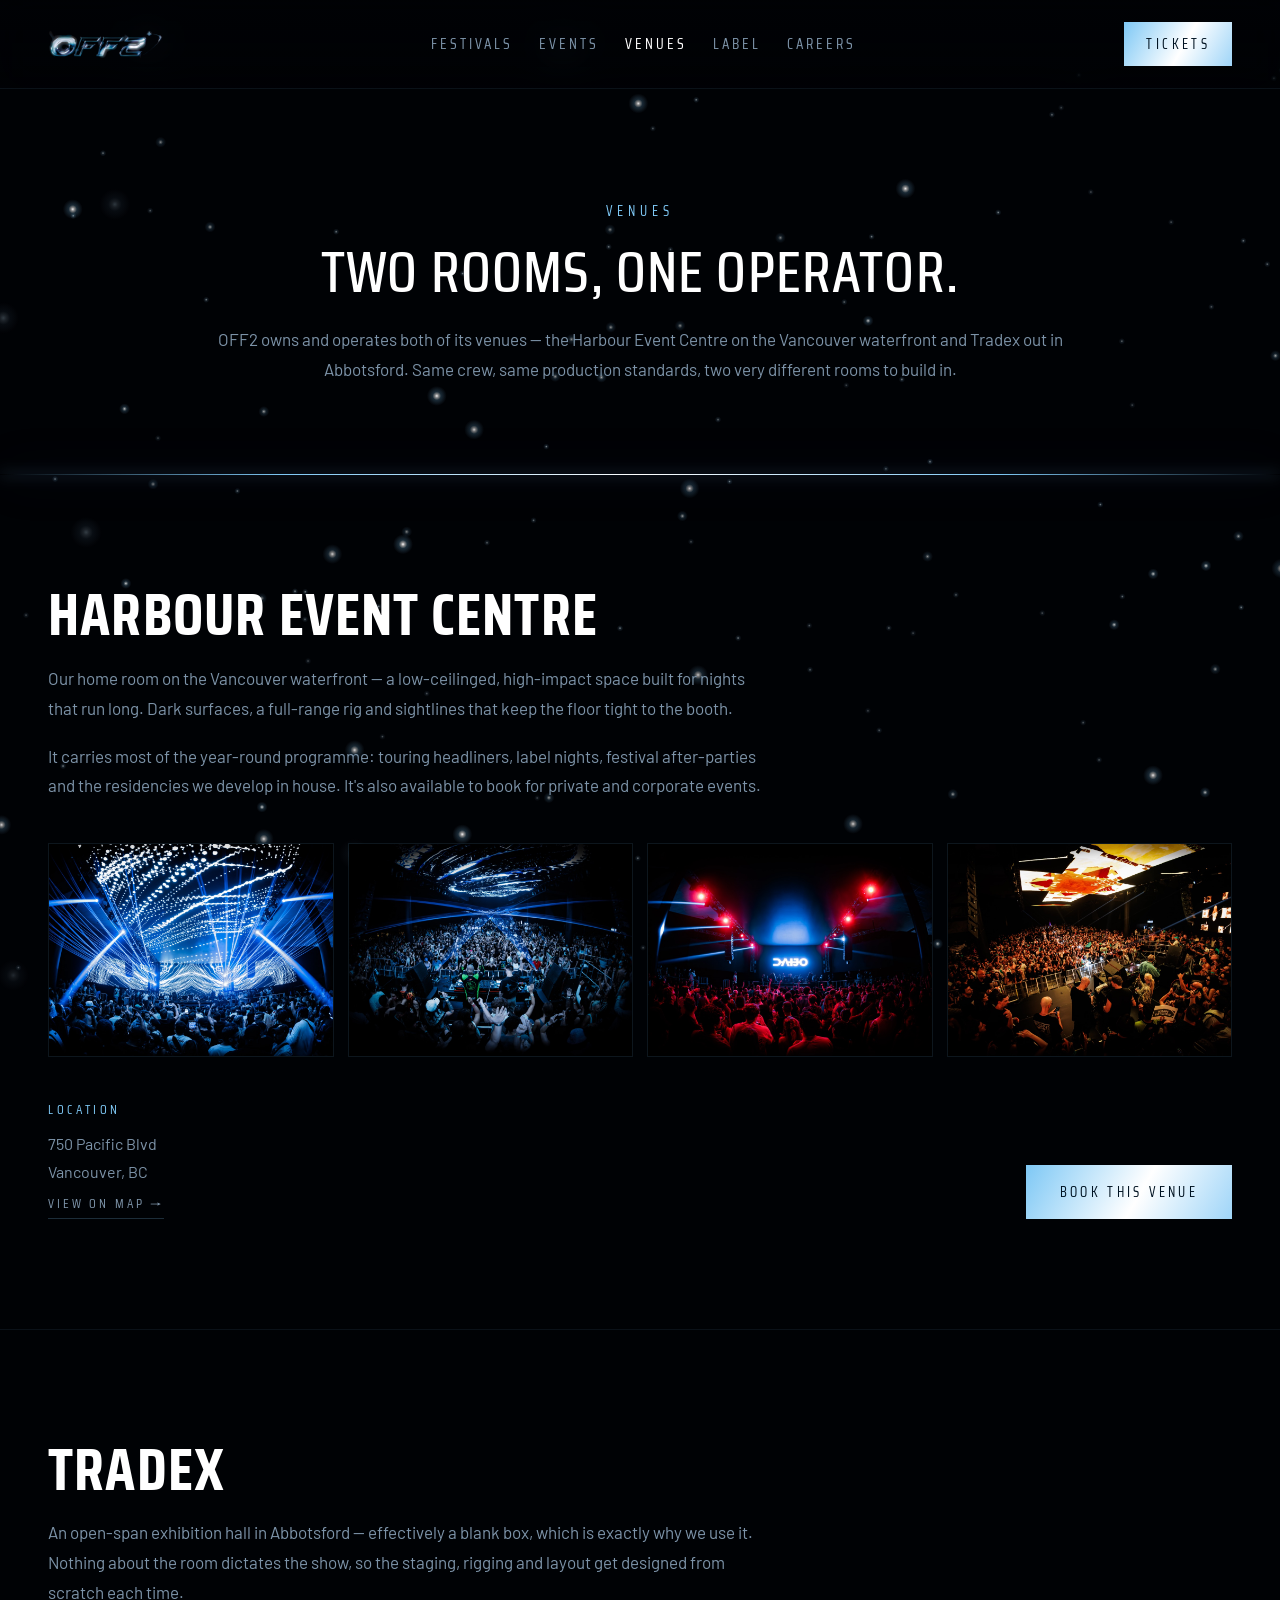
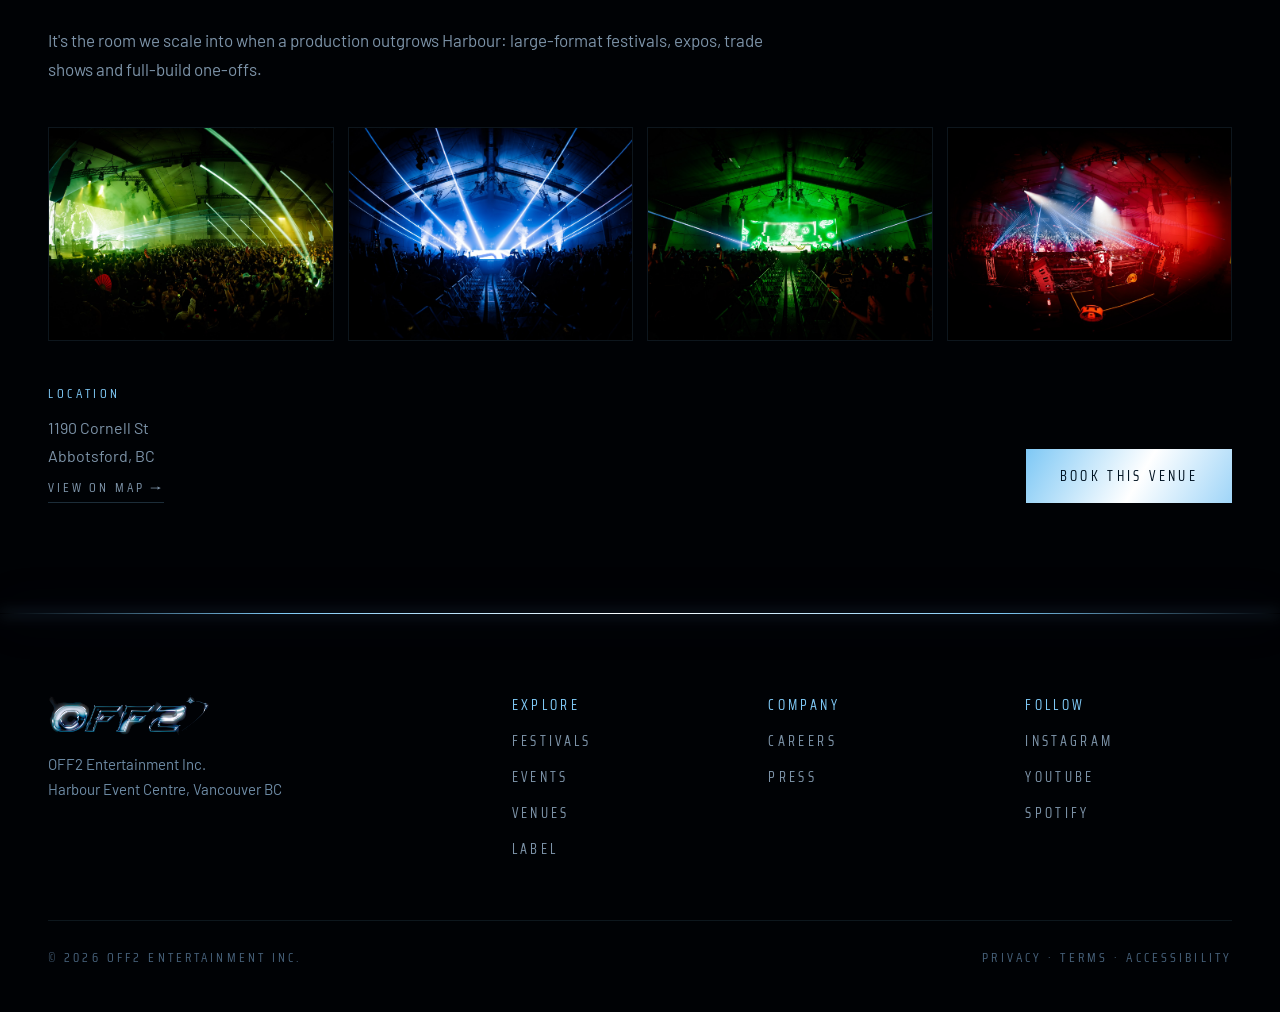
<file: venues.html>
<!DOCTYPE html>
<html lang="en">
<head>
<meta charset="utf-8">
<meta name="viewport" content="width=device-width, initial-scale=1">
<title>Venues — OFF2 Entertainment</title>
<meta name="description" content="Harbour Event Centre in Vancouver and Tradex in Abbotsford — the two venues owned and operated by OFF2 Entertainment Inc.">
<link rel="preconnect" href="https://fonts.googleapis.com" />
<link rel="preconnect" href="https://fonts.gstatic.com" crossorigin="" />
<link href="https://fonts.googleapis.com/css2?family=Saira+Condensed:wght@200;300;400;500;600;700;800;900&family=Barlow:wght@300;400;500&display=swap" rel="stylesheet" />
<link rel="stylesheet" href="css/style.css">
</head>
<body>
<div class="wrap">

  <!-- ============ NAV ============ -->
  <nav class="nav" id="site-nav">
    <a href="index.html" class="nav__logo" data-cms="nav.logo" aria-label="OFF2 — home"><img src="images/off2-logo.png" alt="OFF2"></a>
    <div class="nav__links">
      <a href="festivals.html">Festivals</a>
      <a href="events.html">Events</a>
      <a href="venues.html" aria-current="page">Venues</a>
      <a href="label.html">Label</a>
      <a href="careers.html">Careers</a>
    </div>
    <a href="events.html" class="nav__cta">Tickets</a>
    <button type="button" class="nav__toggle" id="nav-toggle" aria-label="Toggle menu" aria-expanded="false">
      <svg width="20" height="20" viewBox="0 0 24 24" fill="none" stroke="currentColor" stroke-width="2" stroke-linecap="round"><path d="M3 6h18M3 12h18M3 18h18"/></svg>
    </button>
  </nav>

  <!-- ============ SKY / STARFIELD BACKGROUND ============ -->
  <div class="sky" aria-hidden="true">
    <div class="sky__layer" style="animation: off2Twinkle 7s ease-in-out infinite, off2Float 46s ease-in-out infinite; background-image: radial-gradient(circle 3.2px at 48.70% 64.73%, rgba(226,244,255,0.62) 0%, rgba(226,244,255,0.34) 18%, rgba(150,214,255,0.14) 42%, rgba(150,214,255,0) 100%), radial-gradient(circle 3.2px at 32.99% 62.93%, rgba(226,244,255,0.57) 0%, rgba(226,244,255,0.32) 18%, rgba(150,214,255,0.13) 42%, rgba(150,214,255,0) 100%), radial-gradient(circle 3.2px at 55.08% 47.49%, rgba(226,244,255,0.53) 0%, rgba(226,244,255,0.29) 18%, rgba(150,214,255,0.12) 42%, rgba(150,214,255,0) 100%), radial-gradient(circle 3.2px at 63.75% 3.45%, rgba(226,244,255,0.55) 0%, rgba(226,244,255,0.30) 18%, rgba(150,214,255,0.12) 42%, rgba(150,214,255,0) 100%), radial-gradient(circle 3.2px at 70.57% 61.97%, rgba(226,244,255,0.48) 0%, rgba(226,244,255,0.26) 18%, rgba(150,214,255,0.11) 42%, rgba(150,214,255,0) 100%), radial-gradient(circle 3.2px at 63.30% 37.77%, rgba(226,244,255,0.53) 0%, rgba(226,244,255,0.29) 18%, rgba(150,214,255,0.12) 42%, rgba(150,214,255,0) 100%), radial-gradient(circle 3.2px at 76.82% 22.29%, rgba(226,244,255,0.55) 0%, rgba(226,244,255,0.30) 18%, rgba(150,214,255,0.12) 42%, rgba(150,214,255,0) 100%), radial-gradient(circle 3.2px at 90.84% 34.64%, rgba(226,244,255,0.52) 0%, rgba(226,244,255,0.28) 18%, rgba(150,214,255,0.11) 42%, rgba(150,214,255,0) 100%), radial-gradient(circle 3.2px at 96.78% 68.91%, rgba(226,244,255,0.48) 0%, rgba(226,244,255,0.27) 18%, rgba(150,214,255,0.11) 42%, rgba(150,214,255,0) 100%), radial-gradient(circle 3.2px at 98.65% 23.81%, rgba(226,244,255,0.54) 0%, rgba(226,244,255,0.30) 18%, rgba(150,214,255,0.12) 42%, rgba(150,214,255,0) 100%), radial-gradient(circle 3.2px at 92.11% 96.66%, rgba(226,244,255,0.58) 0%, rgba(226,244,255,0.32) 18%, rgba(150,214,255,0.13) 42%, rgba(150,214,255,0) 100%), radial-gradient(circle 3.2px at 76.19% 63.48%, rgba(226,244,255,0.39) 0%, rgba(226,244,255,0.22) 18%, rgba(150,214,255,0.09) 42%, rgba(150,214,255,0) 100%), radial-gradient(circle 3.2px at 82.17% 84.17%, rgba(226,244,255,0.59) 0%, rgba(226,244,255,0.33) 18%, rgba(150,214,255,0.13) 42%, rgba(150,214,255,0) 100%), radial-gradient(circle 3.2px at 33.23% 73.69%, rgba(226,244,255,0.37) 0%, rgba(226,244,255,0.20) 18%, rgba(150,214,255,0.08) 42%, rgba(150,214,255,0) 100%), radial-gradient(circle 3.2px at 82.05% 46.29%, rgba(226,244,255,0.36) 0%, rgba(226,244,255,0.20) 18%, rgba(150,214,255,0.08) 42%, rgba(150,214,255,0) 100%), radial-gradient(circle 3.2px at 79.35% 28.68%, rgba(226,244,255,0.40) 0%, rgba(226,244,255,0.22) 18%, rgba(150,214,255,0.09) 42%, rgba(150,214,255,0) 100%), radial-gradient(circle 3.2px at 57.01% 99.09%, rgba(226,244,255,0.59) 0%, rgba(226,244,255,0.32) 18%, rgba(150,214,255,0.13) 42%, rgba(150,214,255,0) 100%), radial-gradient(circle 3.2px at 72.11% 93.63%, rgba(226,244,255,0.41) 0%, rgba(226,244,255,0.23) 18%, rgba(150,214,255,0.09) 42%, rgba(150,214,255,0) 100%), radial-gradient(circle 3.2px at 56.39% 65.54%, rgba(226,244,255,0.61) 0%, rgba(226,244,255,0.34) 18%, rgba(150,214,255,0.13) 42%, rgba(150,214,255,0) 100%), radial-gradient(circle 3.2px at 89.14% 63.01%, rgba(226,244,255,0.62) 0%, rgba(226,244,255,0.34) 18%, rgba(150,214,255,0.14) 42%, rgba(150,214,255,0) 100%), radial-gradient(circle 3.2px at 65.08% 32.37%, rgba(226,244,255,0.58) 0%, rgba(226,244,255,0.32) 18%, rgba(150,214,255,0.13) 42%, rgba(150,214,255,0) 100%), radial-gradient(circle 3.2px at 66.97% 84.34%, rgba(226,244,255,0.47) 0%, rgba(226,244,255,0.26) 18%, rgba(150,214,255,0.10) 42%, rgba(150,214,255,0) 100%), radial-gradient(circle 3.2px at 63.25% 34.48%, rgba(226,244,255,0.66) 0%, rgba(226,244,255,0.36) 18%, rgba(150,214,255,0.15) 42%, rgba(150,214,255,0) 100%), radial-gradient(circle 3.2px at 32.89% 41.13%, rgba(226,244,255,0.47) 0%, rgba(226,244,255,0.26) 18%, rgba(150,214,255,0.10) 42%, rgba(150,214,255,0) 100%), radial-gradient(circle 3.2px at 93.49% 78.58%, rgba(226,244,255,0.46) 0%, rgba(226,244,255,0.25) 18%, rgba(150,214,255,0.10) 42%, rgba(150,214,255,0) 100%), radial-gradient(circle 3.2px at 89.28% 32.71%, rgba(226,244,255,0.56) 0%, rgba(226,244,255,0.31) 18%, rgba(150,214,255,0.12) 42%, rgba(150,214,255,0) 100%), radial-gradient(circle 3.2px at 43.07% 55.81%, rgba(226,244,255,0.48) 0%, rgba(226,244,255,0.27) 18%, rgba(150,214,255,0.11) 42%, rgba(150,214,255,0) 100%), radial-gradient(circle 3.2px at 65.57% 73.17%, rgba(226,244,255,0.44) 0%, rgba(226,244,255,0.24) 18%, rgba(150,214,255,0.10) 42%, rgba(150,214,255,0) 100%), radial-gradient(circle 3.2px at 18.78% 98.61%, rgba(226,244,255,0.59) 0%, rgba(226,244,255,0.33) 18%, rgba(150,214,255,0.13) 42%, rgba(150,214,255,0) 100%), radial-gradient(circle 3.2px at 66.01% 51.55%, rgba(226,244,255,0.48) 0%, rgba(226,244,255,0.26) 18%, rgba(150,214,255,0.10) 42%, rgba(150,214,255,0) 100%), radial-gradient(circle 3.2px at 12.44% 76.12%, rgba(226,244,255,0.66) 0%, rgba(226,244,255,0.36) 18%, rgba(150,214,255,0.14) 42%, rgba(150,214,255,0) 100%), radial-gradient(circle 3.2px at 40.75% 99.61%, rgba(226,244,255,0.41) 0%, rgba(226,244,255,0.23) 18%, rgba(150,214,255,0.09) 42%, rgba(150,214,255,0) 100%), radial-gradient(circle 3.2px at 39.64% 8.89%, rgba(226,244,255,0.57) 0%, rgba(226,244,255,0.32) 18%, rgba(150,214,255,0.13) 42%, rgba(150,214,255,0) 100%), radial-gradient(circle 3.2px at 60.23% 16.26%, rgba(226,244,255,0.36) 0%, rgba(226,244,255,0.20) 18%, rgba(150,214,255,0.08) 42%, rgba(150,214,255,0) 100%), radial-gradient(circle 3.2px at 34.92% 36.61%, rgba(226,244,255,0.52) 0%, rgba(226,244,255,0.29) 18%, rgba(150,214,255,0.11) 42%, rgba(150,214,255,0) 100%), radial-gradient(circle 3.2px at 50.81% 96.44%, rgba(226,244,255,0.59) 0%, rgba(226,244,255,0.32) 18%, rgba(150,214,255,0.13) 42%, rgba(150,214,255,0) 100%), radial-gradient(circle 3.2px at 91.84% 76.86%, rgba(226,244,255,0.36) 0%, rgba(226,244,255,0.20) 18%, rgba(150,214,255,0.08) 42%, rgba(150,214,255,0) 100%), radial-gradient(circle 3.2px at 61.07% 68.16%, rgba(226,244,255,0.50) 0%, rgba(226,244,255,0.27) 18%, rgba(150,214,255,0.11) 42%, rgba(150,214,255,0) 100%), radial-gradient(circle 3.2px at 7.74% 99.91%, rgba(226,244,255,0.64) 0%, rgba(226,244,255,0.35) 18%, rgba(150,214,255,0.14) 42%, rgba(150,214,255,0) 100%), radial-gradient(circle 3.2px at 58.43% 4.30%, rgba(226,244,255,0.34) 0%, rgba(226,244,255,0.19) 18%, rgba(150,214,255,0.08) 42%, rgba(150,214,255,0) 100%), radial-gradient(circle 3.2px at 66.20% 64.71%, rgba(226,244,255,0.51) 0%, rgba(226,244,255,0.28) 18%, rgba(150,214,255,0.11) 42%, rgba(150,214,255,0) 100%), radial-gradient(circle 3.2px at 18.62% 49.02%, rgba(226,244,255,0.39) 0%, rgba(226,244,255,0.21) 18%, rgba(150,214,255,0.09) 42%, rgba(150,214,255,0) 100%), radial-gradient(circle 3.2px at 95.80% 94.73%, rgba(226,244,255,0.46) 0%, rgba(226,244,255,0.25) 18%, rgba(150,214,255,0.10) 42%, rgba(150,214,255,0) 100%), radial-gradient(circle 3.2px at 2.83% 17.33%, rgba(226,244,255,0.38) 0%, rgba(226,244,255,0.21) 18%, rgba(150,214,255,0.08) 42%, rgba(150,214,255,0) 100%), radial-gradient(circle 3.2px at 91.27% 19.28%, rgba(226,244,255,0.46) 0%, rgba(226,244,255,0.25) 18%, rgba(150,214,255,0.10) 42%, rgba(150,214,255,0) 100%), radial-gradient(circle 3.2px at 26.76% 84.04%, rgba(226,244,255,0.50) 0%, rgba(226,244,255,0.28) 18%, rgba(150,214,255,0.11) 42%, rgba(150,214,255,0) 100%), radial-gradient(circle 3.2px at 37.67% 8.92%, rgba(226,244,255,0.44) 0%, rgba(226,244,255,0.24) 18%, rgba(150,214,255,0.10) 42%, rgba(150,214,255,0) 100%), radial-gradient(circle 3.2px at 74.59% 9.73%, rgba(226,244,255,0.35) 0%, rgba(226,244,255,0.19) 18%, rgba(150,214,255,0.08) 42%, rgba(150,214,255,0) 100%), radial-gradient(circle 3.2px at 73.84% 83.03%, rgba(226,244,255,0.56) 0%, rgba(226,244,255,0.31) 18%, rgba(150,214,255,0.12) 42%, rgba(150,214,255,0) 100%), radial-gradient(circle 3.2px at 15.04% 25.47%, rgba(226,244,255,0.59) 0%, rgba(226,244,255,0.32) 18%, rgba(150,214,255,0.13) 42%, rgba(150,214,255,0) 100%), radial-gradient(circle 3.2px at 38.45% 35.42%, rgba(226,244,255,0.53) 0%, rgba(226,244,255,0.29) 18%, rgba(150,214,255,0.12) 42%, rgba(150,214,255,0) 100%), radial-gradient(circle 3.2px at 52.55% 99.71%, rgba(226,244,255,0.47) 0%, rgba(226,244,255,0.26) 18%, rgba(150,214,255,0.10) 42%, rgba(150,214,255,0) 100%), radial-gradient(circle 3.2px at 70.47% 5.11%, rgba(226,244,255,0.36) 0%, rgba(226,244,255,0.20) 18%, rgba(150,214,255,0.08) 42%, rgba(150,214,255,0) 100%), radial-gradient(circle 3.2px at 9.53% 92.78%, rgba(226,244,255,0.37) 0%, rgba(226,244,255,0.20) 18%, rgba(150,214,255,0.08) 42%, rgba(150,214,255,0) 100%), radial-gradient(circle 3.2px at 77.42% 21.71%, rgba(226,244,255,0.35) 0%, rgba(226,244,255,0.19) 18%, rgba(150,214,255,0.08) 42%, rgba(150,214,255,0) 100%), radial-gradient(circle 3.2px at 0.90% 48.29%, rgba(226,244,255,0.47) 0%, rgba(226,244,255,0.26) 18%, rgba(150,214,255,0.10) 42%, rgba(150,214,255,0) 100%), radial-gradient(circle 3.2px at 68.88% 50.96%, rgba(226,244,255,0.64) 0%, rgba(226,244,255,0.35) 18%, rgba(150,214,255,0.14) 42%, rgba(150,214,255,0) 100%), radial-gradient(circle 3.2px at 49.86% 83.74%, rgba(226,244,255,0.55) 0%, rgba(226,244,255,0.30) 18%, rgba(150,214,255,0.12) 42%, rgba(150,214,255,0) 100%), radial-gradient(circle 3.2px at 36.12% 70.13%, rgba(226,244,255,0.40) 0%, rgba(226,244,255,0.22) 18%, rgba(150,214,255,0.09) 42%, rgba(150,214,255,0) 100%), radial-gradient(circle 3.2px at 30.02% 98.82%, rgba(226,244,255,0.46) 0%, rgba(226,244,255,0.25) 18%, rgba(150,214,255,0.10) 42%, rgba(150,214,255,0) 100%), radial-gradient(circle 3.2px at 11.92% 52.40%, rgba(226,244,255,0.57) 0%, rgba(226,244,255,0.32) 18%, rgba(150,214,255,0.13) 42%, rgba(150,214,255,0) 100%), radial-gradient(circle 3.2px at 93.56% 50.94%, rgba(226,244,255,0.48) 0%, rgba(226,244,255,0.26) 18%, rgba(150,214,255,0.10) 42%, rgba(150,214,255,0) 100%), radial-gradient(circle 3.2px at 93.93% 32.02%, rgba(226,244,255,0.58) 0%, rgba(226,244,255,0.32) 18%, rgba(150,214,255,0.13) 42%, rgba(150,214,255,0) 100%), radial-gradient(circle 3.2px at 40.04% 57.66%, rgba(226,244,255,0.49) 0%, rgba(226,244,255,0.27) 18%, rgba(150,214,255,0.11) 42%, rgba(150,214,255,0) 100%), radial-gradient(circle 3.2px at 53.32% 57.58%, rgba(226,244,255,0.39) 0%, rgba(226,244,255,0.22) 18%, rgba(150,214,255,0.09) 42%, rgba(150,214,255,0) 100%), radial-gradient(circle 3.2px at 73.32% 30.37%, rgba(226,244,255,0.65) 0%, rgba(226,244,255,0.36) 18%, rgba(150,214,255,0.14) 42%, rgba(150,214,255,0) 100%), radial-gradient(circle 3.2px at 71.44% 83.46%, rgba(226,244,255,0.41) 0%, rgba(226,244,255,0.23) 18%, rgba(150,214,255,0.09) 42%, rgba(150,214,255,0) 100%), radial-gradient(circle 3.2px at 86.56% 0.15%, rgba(226,244,255,0.44) 0%, rgba(226,244,255,0.24) 18%, rgba(150,214,255,0.10) 42%, rgba(150,214,255,0) 100%), radial-gradient(circle 3.2px at 53.66% 21.06%, rgba(226,244,255,0.64) 0%, rgba(226,244,255,0.35) 18%, rgba(150,214,255,0.14) 42%, rgba(150,214,255,0) 100%), radial-gradient(circle 3.2px at 67.05% 44.17%, rgba(226,244,255,0.60) 0%, rgba(226,244,255,0.33) 18%, rgba(150,214,255,0.13) 42%, rgba(150,214,255,0) 100%), radial-gradient(circle 3.2px at 63.43% 44.65%, rgba(226,244,255,0.34) 0%, rgba(226,244,255,0.19) 18%, rgba(150,214,255,0.08) 42%, rgba(150,214,255,0) 100%), radial-gradient(circle 3.2px at 18.11% 30.22%, rgba(226,244,255,0.45) 0%, rgba(226,244,255,0.25) 18%, rgba(150,214,255,0.10) 42%, rgba(150,214,255,0) 100%), radial-gradient(circle 3.2px at 83.64% 97.37%, rgba(226,244,255,0.63) 0%, rgba(226,244,255,0.34) 18%, rgba(150,214,255,0.14) 42%, rgba(150,214,255,0) 100%), radial-gradient(circle 3.2px at 21.76% 37.58%, rgba(226,244,255,0.61) 0%, rgba(226,244,255,0.34) 18%, rgba(150,214,255,0.13) 42%, rgba(150,214,255,0) 100%), radial-gradient(circle 3.2px at 87.20% 38.17%, rgba(226,244,255,0.44) 0%, rgba(226,244,255,0.24) 18%, rgba(150,214,255,0.10) 42%, rgba(150,214,255,0) 100%), radial-gradient(circle 3.2px at 96.75% 57.77%, rgba(226,244,255,0.64) 0%, rgba(226,244,255,0.35) 18%, rgba(150,214,255,0.14) 42%, rgba(150,214,255,0) 100%), radial-gradient(circle 3.2px at 79.97% 54.51%, rgba(226,244,255,0.55) 0%, rgba(226,244,255,0.30) 18%, rgba(150,214,255,0.12) 42%, rgba(150,214,255,0) 100%), radial-gradient(circle 3.2px at 2.67% 51.14%, rgba(226,244,255,0.46) 0%, rgba(226,244,255,0.25) 18%, rgba(150,214,255,0.10) 42%, rgba(150,214,255,0) 100%), radial-gradient(circle 3.2px at 10.03% 63.65%, rgba(226,244,255,0.39) 0%, rgba(226,244,255,0.21) 18%, rgba(150,214,255,0.09) 42%, rgba(150,214,255,0) 100%), radial-gradient(circle 3.2px at 61.02% 64.51%, rgba(226,244,255,0.42) 0%, rgba(226,244,255,0.23) 18%, rgba(150,214,255,0.09) 42%, rgba(150,214,255,0) 100%), radial-gradient(circle 3.2px at 78.85% 72.53%, rgba(226,244,255,0.43) 0%, rgba(226,244,255,0.24) 18%, rgba(150,214,255,0.09) 42%, rgba(150,214,255,0) 100%), radial-gradient(circle 3.2px at 47.77% 16.13%, rgba(226,244,255,0.49) 0%, rgba(226,244,255,0.27) 18%, rgba(150,214,255,0.11) 42%, rgba(150,214,255,0) 100%), radial-gradient(circle 3.2px at 79.89% 75.61%, rgba(226,244,255,0.43) 0%, rgba(226,244,255,0.24) 18%, rgba(150,214,255,0.10) 42%, rgba(150,214,255,0) 100%), radial-gradient(circle 3.2px at 31.39% 12.63%, rgba(226,244,255,0.65) 0%, rgba(226,244,255,0.36) 18%, rgba(150,214,255,0.14) 42%, rgba(150,214,255,0) 100%), radial-gradient(circle 3.2px at 85.74% 5.62%, rgba(226,244,255,0.62) 0%, rgba(226,244,255,0.34) 18%, rgba(150,214,255,0.14) 42%, rgba(150,214,255,0) 100%), radial-gradient(circle 3.2px at 6.06% 84.60%, rgba(226,244,255,0.48) 0%, rgba(226,244,255,0.26) 18%, rgba(150,214,255,0.11) 42%, rgba(150,214,255,0) 100%), radial-gradient(circle 3.2px at 84.58% 31.17%, rgba(226,244,255,0.42) 0%, rgba(226,244,255,0.23) 18%, rgba(150,214,255,0.09) 42%, rgba(150,214,255,0) 100%), radial-gradient(circle 3.2px at 67.78% 65.14%, rgba(226,244,255,0.38) 0%, rgba(226,244,255,0.21) 18%, rgba(150,214,255,0.08) 42%, rgba(150,214,255,0) 100%), radial-gradient(circle 3.2px at 81.37% 41.01%, rgba(226,244,255,0.50) 0%, rgba(226,244,255,0.27) 18%, rgba(150,214,255,0.11) 42%, rgba(150,214,255,0) 100%), radial-gradient(circle 3.2px at 0.19% 87.28%, rgba(226,244,255,0.55) 0%, rgba(226,244,255,0.30) 18%, rgba(150,214,255,0.12) 42%, rgba(150,214,255,0) 100%), radial-gradient(circle 3.2px at 81.40% 62.11%, rgba(226,244,255,0.50) 0%, rgba(226,244,255,0.27) 18%, rgba(150,214,255,0.11) 42%, rgba(150,214,255,0) 100%), radial-gradient(circle 3.2px at 13.10% 30.64%, rgba(226,244,255,0.63) 0%, rgba(226,244,255,0.34) 18%, rgba(150,214,255,0.14) 42%, rgba(150,214,255,0) 100%), radial-gradient(circle 3.2px at 28.39% 67.44%, rgba(226,244,255,0.41) 0%, rgba(226,244,255,0.22) 18%, rgba(150,214,255,0.09) 42%, rgba(150,214,255,0) 100%), radial-gradient(circle 3.2px at 44.67% 91.81%, rgba(226,244,255,0.64) 0%, rgba(226,244,255,0.35) 18%, rgba(150,214,255,0.14) 42%, rgba(150,214,255,0) 100%), radial-gradient(circle 3.2px at 3.32% 61.36%, rgba(226,244,255,0.51) 0%, rgba(226,244,255,0.28) 18%, rgba(150,214,255,0.11) 42%, rgba(150,214,255,0) 100%), radial-gradient(circle 3.2px at 5.51% 70.12%, rgba(226,244,255,0.52) 0%, rgba(226,244,255,0.29) 18%, rgba(150,214,255,0.11) 42%, rgba(150,214,255,0) 100%), radial-gradient(circle 3.2px at 55.83% 52.61%, rgba(226,244,255,0.53) 0%, rgba(226,244,255,0.29) 18%, rgba(150,214,255,0.12) 42%, rgba(150,214,255,0) 100%), radial-gradient(circle 3.2px at 50.84% 23.43%, rgba(226,244,255,0.46) 0%, rgba(226,244,255,0.25) 18%, rgba(150,214,255,0.10) 42%, rgba(150,214,255,0) 100%), radial-gradient(circle 3.2px at 51.98% 33.42%, rgba(226,244,255,0.44) 0%, rgba(226,244,255,0.24) 18%, rgba(150,214,255,0.10) 42%, rgba(150,214,255,0) 100%), radial-gradient(circle 3.2px at 28.19% 64.00%, rgba(226,244,255,0.48) 0%, rgba(226,244,255,0.27) 18%, rgba(150,214,255,0.11) 42%, rgba(150,214,255,0) 100%), radial-gradient(circle 3.2px at 81.72% 97.25%, rgba(226,244,255,0.60) 0%, rgba(226,244,255,0.33) 18%, rgba(150,214,255,0.13) 42%, rgba(150,214,255,0) 100%), radial-gradient(circle 3.2px at 91.76% 18.61%, rgba(226,244,255,0.45) 0%, rgba(226,244,255,0.25) 18%, rgba(150,214,255,0.10) 42%, rgba(150,214,255,0) 100%), radial-gradient(circle 3.2px at 78.57% 19.01%, rgba(226,244,255,0.61) 0%, rgba(226,244,255,0.33) 18%, rgba(150,214,255,0.13) 42%, rgba(150,214,255,0) 100%), radial-gradient(circle 3.2px at 1.76% 89.00%, rgba(226,244,255,0.61) 0%, rgba(226,244,255,0.33) 18%, rgba(150,214,255,0.13) 42%, rgba(150,214,255,0) 100%), radial-gradient(circle 3.2px at 23.79% 53.39%, rgba(226,244,255,0.56) 0%, rgba(226,244,255,0.31) 18%, rgba(150,214,255,0.12) 42%, rgba(150,214,255,0) 100%), radial-gradient(circle 3.2px at 27.54% 61.68%, rgba(226,244,255,0.64) 0%, rgba(226,244,255,0.35) 18%, rgba(150,214,255,0.14) 42%, rgba(150,214,255,0) 100%), radial-gradient(circle 3.2px at 30.22% 31.96%, rgba(226,244,255,0.58) 0%, rgba(226,244,255,0.32) 18%, rgba(150,214,255,0.13) 42%, rgba(150,214,255,0) 100%), radial-gradient(circle 3.2px at 47.96% 33.21%, rgba(226,244,255,0.60) 0%, rgba(226,244,255,0.33) 18%, rgba(150,214,255,0.13) 42%, rgba(150,214,255,0) 100%), radial-gradient(circle 3.2px at 28.21% 61.72%, rgba(226,244,255,0.59) 0%, rgba(226,244,255,0.33) 18%, rgba(150,214,255,0.13) 42%, rgba(150,214,255,0) 100%), radial-gradient(circle 3.2px at 86.24% 92.11%, rgba(226,244,255,0.57) 0%, rgba(226,244,255,0.31) 18%, rgba(150,214,255,0.13) 42%, rgba(150,214,255,0) 100%), radial-gradient(circle 3.2px at 50.20% 91.13%, rgba(226,244,255,0.40) 0%, rgba(226,244,255,0.22) 18%, rgba(150,214,255,0.09) 42%, rgba(150,214,255,0) 100%), radial-gradient(circle 3.2px at 18.65% 10.38%, rgba(226,244,255,0.34) 0%, rgba(226,244,255,0.19) 18%, rgba(150,214,255,0.08) 42%, rgba(150,214,255,0) 100%), radial-gradient(circle 3.2px at 52.85% 0.07%, rgba(226,244,255,0.65) 0%, rgba(226,244,255,0.36) 18%, rgba(150,214,255,0.14) 42%, rgba(150,214,255,0) 100%), radial-gradient(circle 3.2px at 85.29% 5.66%, rgba(226,244,255,0.36) 0%, rgba(226,244,255,0.20) 18%, rgba(150,214,255,0.08) 42%, rgba(150,214,255,0) 100%), radial-gradient(circle 3.2px at 26.29% 83.53%, rgba(226,244,255,0.64) 0%, rgba(226,244,255,0.35) 18%, rgba(150,214,255,0.14) 42%, rgba(150,214,255,0) 100%), radial-gradient(circle 3.2px at 43.90% 49.72%, rgba(226,244,255,0.60) 0%, rgba(226,244,255,0.33) 18%, rgba(150,214,255,0.13) 42%, rgba(150,214,255,0) 100%), radial-gradient(circle 3.2px at 43.31% 78.76%, rgba(226,244,255,0.34) 0%, rgba(226,244,255,0.19) 18%, rgba(150,214,255,0.08) 42%, rgba(150,214,255,0) 100%), radial-gradient(circle 3.2px at 64.84% 71.55%, rgba(226,244,255,0.37) 0%, rgba(226,244,255,0.20) 18%, rgba(150,214,255,0.08) 42%, rgba(150,214,255,0) 100%);"></div>
    <div class="sky__layer" style="animation: off2Twinkle 5.2s ease-in-out infinite reverse, off2Float 34s ease-in-out infinite; background-image: radial-gradient(circle 5.5px at 6.59% 86.25%, rgba(236,249,255,0.78) 0%, rgba(236,249,255,0.43) 18%, rgba(126,200,245,0.17) 42%, rgba(126,200,245,0) 100%), radial-gradient(circle 5.5px at 46.57% 93.84%, rgba(236,249,255,0.81) 0%, rgba(236,249,255,0.44) 18%, rgba(126,200,245,0.18) 42%, rgba(126,200,245,0) 100%), radial-gradient(circle 5.5px at 25.51% 46.82%, rgba(236,249,255,0.68) 0%, rgba(236,249,255,0.37) 18%, rgba(126,200,245,0.15) 42%, rgba(126,200,245,0) 100%), radial-gradient(circle 5.5px at 16.44% 46.60%, rgba(236,249,255,0.81) 0%, rgba(236,249,255,0.45) 18%, rgba(126,200,245,0.18) 42%, rgba(126,200,245,0) 100%), radial-gradient(circle 5.5px at 64.85% 39.32%, rgba(236,249,255,0.82) 0%, rgba(236,249,255,0.45) 18%, rgba(126,200,245,0.18) 42%, rgba(126,200,245,0) 100%), radial-gradient(circle 5.5px at 44.05% 87.50%, rgba(236,249,255,0.75) 0%, rgba(236,249,255,0.41) 18%, rgba(126,200,245,0.17) 42%, rgba(126,200,245,0) 100%), radial-gradient(circle 5.5px at 25.39% 79.51%, rgba(236,249,255,0.88) 0%, rgba(236,249,255,0.48) 18%, rgba(126,200,245,0.19) 42%, rgba(126,200,245,0) 100%), radial-gradient(circle 5.5px at 38.59% 93.72%, rgba(236,249,255,0.57) 0%, rgba(236,249,255,0.31) 18%, rgba(126,200,245,0.12) 42%, rgba(126,200,245,0) 100%), radial-gradient(circle 5.5px at 16.53% 61.03%, rgba(236,249,255,0.86) 0%, rgba(236,249,255,0.47) 18%, rgba(126,200,245,0.19) 42%, rgba(126,200,245,0) 100%), radial-gradient(circle 5.5px at 53.96% 4.32%, rgba(236,249,255,0.70) 0%, rgba(236,249,255,0.38) 18%, rgba(126,200,245,0.15) 42%, rgba(126,200,245,0) 100%), radial-gradient(circle 5.5px at 6.12% 44.63%, rgba(236,249,255,0.52) 0%, rgba(236,249,255,0.29) 18%, rgba(126,200,245,0.12) 42%, rgba(126,200,245,0) 100%), radial-gradient(circle 5.5px at 99.73% 27.52%, rgba(236,249,255,0.84) 0%, rgba(236,249,255,0.46) 18%, rgba(126,200,245,0.18) 42%, rgba(126,200,245,0) 100%), radial-gradient(circle 5.5px at 69.38% 90.81%, rgba(236,249,255,0.77) 0%, rgba(236,249,255,0.43) 18%, rgba(126,200,245,0.17) 42%, rgba(126,200,245,0) 100%), radial-gradient(circle 5.5px at 34.81% 56.76%, rgba(236,249,255,0.55) 0%, rgba(236,249,255,0.30) 18%, rgba(126,200,245,0.12) 42%, rgba(126,200,245,0) 100%), radial-gradient(circle 5.5px at 44.07% 78.74%, rgba(236,249,255,0.66) 0%, rgba(236,249,255,0.36) 18%, rgba(126,200,245,0.14) 42%, rgba(126,200,245,0) 100%), radial-gradient(circle 5.5px at 87.29% 8.54%, rgba(236,249,255,0.55) 0%, rgba(236,249,255,0.30) 18%, rgba(126,200,245,0.12) 42%, rgba(126,200,245,0) 100%), radial-gradient(circle 5.5px at 68.72% 58.80%, rgba(236,249,255,0.57) 0%, rgba(236,249,255,0.31) 18%, rgba(126,200,245,0.13) 42%, rgba(126,200,245,0) 100%), radial-gradient(circle 5.5px at 10.33% 99.40%, rgba(236,249,255,0.81) 0%, rgba(236,249,255,0.44) 18%, rgba(126,200,245,0.18) 42%, rgba(126,200,245,0) 100%), radial-gradient(circle 5.5px at 47.49% 43.99%, rgba(236,249,255,0.71) 0%, rgba(236,249,255,0.39) 18%, rgba(126,200,245,0.16) 42%, rgba(126,200,245,0) 100%), radial-gradient(circle 5.5px at 52.76% 55.46%, rgba(236,249,255,0.64) 0%, rgba(236,249,255,0.35) 18%, rgba(126,200,245,0.14) 42%, rgba(126,200,245,0) 100%), radial-gradient(circle 5.5px at 86.79% 78.30%, rgba(236,249,255,0.77) 0%, rgba(236,249,255,0.42) 18%, rgba(126,200,245,0.17) 42%, rgba(126,200,245,0) 100%), radial-gradient(circle 5.5px at 16.31% 62.46%, rgba(236,249,255,0.54) 0%, rgba(236,249,255,0.30) 18%, rgba(126,200,245,0.12) 42%, rgba(126,200,245,0) 100%), radial-gradient(circle 5.5px at 25.37% 62.25%, rgba(236,249,255,0.55) 0%, rgba(236,249,255,0.30) 18%, rgba(126,200,245,0.12) 42%, rgba(126,200,245,0) 100%), radial-gradient(circle 5.5px at 80.87% 64.44%, rgba(236,249,255,0.80) 0%, rgba(236,249,255,0.44) 18%, rgba(126,200,245,0.17) 42%, rgba(126,200,245,0) 100%), radial-gradient(circle 5.5px at 48.05% 31.79%, rgba(236,249,255,0.55) 0%, rgba(236,249,255,0.30) 18%, rgba(126,200,245,0.12) 42%, rgba(126,200,245,0) 100%), radial-gradient(circle 5.5px at 52.61% 39.73%, rgba(236,249,255,0.57) 0%, rgba(236,249,255,0.31) 18%, rgba(126,200,245,0.12) 42%, rgba(126,200,245,0) 100%), radial-gradient(circle 5.5px at 70.37% 78.45%, rgba(236,249,255,0.63) 0%, rgba(236,249,255,0.35) 18%, rgba(126,200,245,0.14) 42%, rgba(126,200,245,0) 100%), radial-gradient(circle 5.5px at 35.18% 96.56%, rgba(236,249,255,0.83) 0%, rgba(236,249,255,0.46) 18%, rgba(126,200,245,0.18) 42%, rgba(126,200,245,0) 100%), radial-gradient(circle 5.5px at 59.14% 32.46%, rgba(236,249,255,0.53) 0%, rgba(236,249,255,0.29) 18%, rgba(126,200,245,0.12) 42%, rgba(126,200,245,0) 100%), radial-gradient(circle 5.5px at 45.54% 40.85%, rgba(236,249,255,0.58) 0%, rgba(236,249,255,0.32) 18%, rgba(126,200,245,0.13) 42%, rgba(126,200,245,0) 100%), radial-gradient(circle 5.5px at 83.41% 60.24%, rgba(236,249,255,0.83) 0%, rgba(236,249,255,0.46) 18%, rgba(126,200,245,0.18) 42%, rgba(126,200,245,0) 100%), radial-gradient(circle 5.5px at 99.58% 37.00%, rgba(236,249,255,0.83) 0%, rgba(236,249,255,0.46) 18%, rgba(126,200,245,0.18) 42%, rgba(126,200,245,0) 100%), radial-gradient(circle 5.5px at 44.48% 43.93%, rgba(236,249,255,0.63) 0%, rgba(236,249,255,0.35) 18%, rgba(126,200,245,0.14) 42%, rgba(126,200,245,0) 100%), radial-gradient(circle 5.5px at 48.10% 39.86%, rgba(236,249,255,0.59) 0%, rgba(236,249,255,0.33) 18%, rgba(126,200,245,0.13) 42%, rgba(126,200,245,0) 100%), radial-gradient(circle 5.5px at 18.30% 52.82%, rgba(236,249,255,0.53) 0%, rgba(236,249,255,0.29) 18%, rgba(126,200,245,0.12) 42%, rgba(126,200,245,0) 100%), radial-gradient(circle 5.5px at 91.37% 42.21%, rgba(236,249,255,0.69) 0%, rgba(236,249,255,0.38) 18%, rgba(126,200,245,0.15) 42%, rgba(126,200,245,0) 100%), radial-gradient(circle 5.5px at 47.82% 5.19%, rgba(236,249,255,0.56) 0%, rgba(236,249,255,0.31) 18%, rgba(126,200,245,0.12) 42%, rgba(126,200,245,0) 100%), radial-gradient(circle 5.5px at 25.80% 86.70%, rgba(236,249,255,0.51) 0%, rgba(236,249,255,0.28) 18%, rgba(126,200,245,0.11) 42%, rgba(126,200,245,0) 100%), radial-gradient(circle 5.5px at 18.79% 24.56%, rgba(236,249,255,0.55) 0%, rgba(236,249,255,0.30) 18%, rgba(126,200,245,0.12) 42%, rgba(126,200,245,0) 100%), radial-gradient(circle 5.5px at 22.01% 31.57%, rgba(236,249,255,0.63) 0%, rgba(236,249,255,0.35) 18%, rgba(126,200,245,0.14) 42%, rgba(126,200,245,0) 100%), radial-gradient(circle 5.5px at 87.45% 68.11%, rgba(236,249,255,0.61) 0%, rgba(236,249,255,0.33) 18%, rgba(126,200,245,0.13) 42%, rgba(126,200,245,0) 100%), radial-gradient(circle 5.5px at 62.22% 1.64%, rgba(236,249,255,0.79) 0%, rgba(236,249,255,0.43) 18%, rgba(126,200,245,0.17) 42%, rgba(126,200,245,0) 100%), radial-gradient(circle 5.5px at 88.96% 57.13%, rgba(236,249,255,0.64) 0%, rgba(236,249,255,0.35) 18%, rgba(126,200,245,0.14) 42%, rgba(126,200,245,0) 100%), radial-gradient(circle 5.5px at 86.85% 59.57%, rgba(236,249,255,0.86) 0%, rgba(236,249,255,0.47) 18%, rgba(126,200,245,0.19) 42%, rgba(126,200,245,0) 100%);"></div>
    <div class="sky__layer" style="animation: off2Twinkle 3.6s ease-in-out infinite, off2Float 26s ease-in-out infinite; background-image: radial-gradient(circle 10px at 82.36% 92.16%, rgba(255,255,255,0.85) 0%, rgba(255,255,255,0.47) 18%, rgba(126,200,245,0.19) 42%, rgba(126,200,245,0) 100%), radial-gradient(circle 10px at 38.43% 81.76%, rgba(255,255,255,0.94) 0%, rgba(255,255,255,0.52) 18%, rgba(126,200,245,0.21) 42%, rgba(126,200,245,0) 100%), radial-gradient(circle 10px at 83.40% 76.88%, rgba(255,255,255,0.89) 0%, rgba(255,255,255,0.49) 18%, rgba(126,200,245,0.20) 42%, rgba(126,200,245,0) 100%), radial-gradient(circle 10px at 44.97% 16.45%, rgba(255,255,255,0.96) 0%, rgba(255,255,255,0.53) 18%, rgba(126,200,245,0.21) 42%, rgba(126,200,245,0) 100%), radial-gradient(circle 10px at 63.87% 80.90%, rgba(255,255,255,0.81) 0%, rgba(255,255,255,0.44) 18%, rgba(126,200,245,0.18) 42%, rgba(126,200,245,0) 100%), radial-gradient(circle 10px at 53.23% 53.18%, rgba(255,255,255,0.76) 0%, rgba(255,255,255,0.42) 18%, rgba(126,200,245,0.17) 42%, rgba(126,200,245,0) 100%), radial-gradient(circle 10px at 96.72% 42.35%, rgba(255,255,255,0.81) 0%, rgba(255,255,255,0.45) 18%, rgba(126,200,245,0.18) 42%, rgba(126,200,245,0) 100%), radial-gradient(circle 10px at 66.62% 7.40%, rgba(255,255,255,0.79) 0%, rgba(255,255,255,0.43) 18%, rgba(126,200,245,0.17) 42%, rgba(126,200,245,0) 100%), radial-gradient(circle 10px at 91.75% 59.79%, rgba(255,255,255,0.75) 0%, rgba(255,255,255,0.41) 18%, rgba(126,200,245,0.16) 42%, rgba(126,200,245,0) 100%), radial-gradient(circle 10px at 53.78% 68.59%, rgba(255,255,255,0.77) 0%, rgba(255,255,255,0.43) 18%, rgba(126,200,245,0.17) 42%, rgba(126,200,245,0) 100%), radial-gradient(circle 10px at 29.97% 58.60%, rgba(255,255,255,0.80) 0%, rgba(255,255,255,0.44) 18%, rgba(126,200,245,0.17) 42%, rgba(126,200,245,0) 100%), radial-gradient(circle 10px at 49.89% 21.36%, rgba(255,255,255,0.89) 0%, rgba(255,255,255,0.49) 18%, rgba(126,200,245,0.20) 42%, rgba(126,200,245,0) 100%), radial-gradient(circle 10px at 17.92% 15.95%, rgba(255,255,255,0.93) 0%, rgba(255,255,255,0.51) 18%, rgba(126,200,245,0.20) 42%, rgba(126,200,245,0) 100%), radial-gradient(circle 10px at 36.77% 45.53%, rgba(255,255,255,0.94) 0%, rgba(255,255,255,0.52) 18%, rgba(126,200,245,0.21) 42%, rgba(126,200,245,0) 100%), radial-gradient(circle 10px at 34.57% 57.79%, rgba(255,255,255,0.99) 0%, rgba(255,255,255,0.54) 18%, rgba(126,200,245,0.22) 42%, rgba(126,200,245,0) 100%), radial-gradient(circle 10px at 8.43% 80.98%, rgba(255,255,255,0.82) 0%, rgba(255,255,255,0.45) 18%, rgba(126,200,245,0.18) 42%, rgba(126,200,245,0) 100%), radial-gradient(circle 10px at 3.90% 47.34%, rgba(255,255,255,0.98) 0%, rgba(255,255,255,0.54) 18%, rgba(126,200,245,0.22) 42%, rgba(126,200,245,0) 100%), radial-gradient(circle 10px at 67.28% 28.40%, rgba(255,255,255,0.91) 0%, rgba(255,255,255,0.50) 18%, rgba(126,200,245,0.20) 42%, rgba(126,200,245,0) 100%), radial-gradient(circle 10px at 2.62% 29.53%, rgba(255,255,255,0.86) 0%, rgba(255,255,255,0.47) 18%, rgba(126,200,245,0.19) 42%, rgba(126,200,245,0) 100%), radial-gradient(circle 10px at 3.83% 92.51%, rgba(255,255,255,0.71) 0%, rgba(255,255,255,0.39) 18%, rgba(126,200,245,0.16) 42%, rgba(126,200,245,0) 100%), radial-gradient(circle 10px at 39.20% 48.32%, rgba(255,255,255,0.80) 0%, rgba(255,255,255,0.44) 18%, rgba(126,200,245,0.18) 42%, rgba(126,200,245,0) 100%), radial-gradient(circle 10px at 31.42% 74.80%, rgba(255,255,255,0.84) 0%, rgba(255,255,255,0.46) 18%, rgba(126,200,245,0.19) 42%, rgba(126,200,245,0) 100%), radial-gradient(circle 10px at 20.78% 86.44%, rgba(255,255,255,0.99) 0%, rgba(255,255,255,0.54) 18%, rgba(126,200,245,0.22) 42%, rgba(126,200,245,0) 100%), radial-gradient(circle 10px at 25.51% 82.14%, rgba(255,255,255,0.85) 0%, rgba(255,255,255,0.47) 18%, rgba(126,200,245,0.19) 42%, rgba(126,200,245,0) 100%), radial-gradient(circle 10px at 18.90% 95.07%, rgba(255,255,255,0.94) 0%, rgba(255,255,255,0.52) 18%, rgba(126,200,245,0.21) 42%, rgba(126,200,245,0) 100%), radial-gradient(circle 10px at 13.07% 30.10%, rgba(255,255,255,0.93) 0%, rgba(255,255,255,0.51) 18%, rgba(126,200,245,0.20) 42%, rgba(126,200,245,0) 100%);"></div>
    <div class="sky__layer" style="animation: off2Float 20s ease-in-out infinite; background-image: radial-gradient(circle 16px at 15.81% 29.70%, rgba(198,232,255,0.23) 0%, rgba(198,232,255,0.12) 18%, rgba(140,205,250,0.05) 42%, rgba(140,205,250,0) 100%), radial-gradient(circle 16px at 34.00% 98.78%, rgba(198,232,255,0.17) 0%, rgba(198,232,255,0.09) 18%, rgba(140,205,250,0.04) 42%, rgba(140,205,250,0) 100%), radial-gradient(circle 16px at 31.39% 83.39%, rgba(198,232,255,0.18) 0%, rgba(198,232,255,0.10) 18%, rgba(140,205,250,0.04) 42%, rgba(140,205,250,0) 100%), radial-gradient(circle 16px at 13.94% 56.80%, rgba(198,232,255,0.26) 0%, rgba(198,232,255,0.14) 18%, rgba(140,205,250,0.06) 42%, rgba(140,205,250,0) 100%), radial-gradient(circle 16px at 27.85% 95.72%, rgba(198,232,255,0.28) 0%, rgba(198,232,255,0.15) 18%, rgba(140,205,250,0.06) 42%, rgba(140,205,250,0) 100%), radial-gradient(circle 16px at 57.38% 6.74%, rgba(198,232,255,0.21) 0%, rgba(198,232,255,0.12) 18%, rgba(140,205,250,0.05) 42%, rgba(140,205,250,0) 100%), radial-gradient(circle 16px at 8.55% 39.09%, rgba(198,232,255,0.25) 0%, rgba(198,232,255,0.14) 18%, rgba(140,205,250,0.05) 42%, rgba(140,205,250,0) 100%), radial-gradient(circle 16px at 9.20% 93.41%, rgba(198,232,255,0.17) 0%, rgba(198,232,255,0.09) 18%, rgba(140,205,250,0.04) 42%, rgba(140,205,250,0) 100%), radial-gradient(circle 16px at 20.87% 93.11%, rgba(198,232,255,0.17) 0%, rgba(198,232,255,0.09) 18%, rgba(140,205,250,0.04) 42%, rgba(140,205,250,0) 100%), radial-gradient(circle 16px at 15.63% 2.31%, rgba(198,232,255,0.26) 0%, rgba(198,232,255,0.14) 18%, rgba(140,205,250,0.06) 42%, rgba(140,205,250,0) 100%);"></div>
  </div>

  <!-- ============ PAGE HEADER ============ -->
  <section class="page-header">
    <div class="page-header-inner" data-reveal>
      <div class="eyebrow">Venues</div>
      <h1>Two rooms, one operator.</h1>
      <p>OFF2 owns and operates both of its venues — the Harbour Event Centre on the Vancouver waterfront and Tradex out in Abbotsford. Same crew, same production standards, two very different rooms to build in.</p>
    </div>
  </section>

  <div class="hr-beam" aria-hidden="true"></div>

  <!-- ============ VENUE — HARBOUR EVENT CENTRE ============ -->
  <section class="venue-section" id="harbour">
    <div class="venue-section-inner">
      <div class="venue-head" data-reveal>
        <h2>Harbour Event Centre</h2>
        <p>Our home room on the Vancouver waterfront — a low-ceilinged, high-impact space built for nights that run long. Dark surfaces, a full-range rig and sightlines that keep the floor tight to the booth.</p>
        <p>It carries most of the year-round programme: touring headliners, label nights, festival after-parties and the residencies we develop in house. It's also available to book for private and corporate events.</p>
      </div>

      <div class="venue-gallery" data-reveal>
        <div class="venue-gallery__item">
          <img src="images/harbour-led-wall.jpg" alt="Harbour Event Centre — the main room under a blue beam array and full-width LED wall" loading="lazy">
        </div>
        <div class="venue-gallery__item">
          <img src="images/harbour-booth.jpg" alt="Harbour Event Centre — the floor from behind the DJ booth, blue lasers converging overhead" loading="lazy">
        </div>
        <div class="venue-gallery__item">
          <img src="images/harbour-truss-red.jpg" alt="Harbour Event Centre — red and blue wash across the truss and LED wall above a packed floor" loading="lazy">
        </div>
        <div class="venue-gallery__item">
          <img src="images/harbour-floor-warm.jpg" alt="Harbour Event Centre — angled ceiling panels in warm orange over the crowd" loading="lazy">
        </div>
      </div>

      <div class="venue-meta" data-reveal>
        <div class="venue-location">
          <div class="venue-location__label">Location</div>
          <div class="venue-location__address">750 Pacific Blvd<br />Vancouver, BC</div>
          <a class="venue-location__map" href="https://maps.google.com/?q=750+Pacific+Blvd+Vancouver+BC" target="_blank" rel="noopener noreferrer">View on map →</a>
        </div>
        <a href="coming-soon.html?title=Book+Harbour+Event+Centre" class="btn-book">Book this venue</a>
      </div>
    </div>
  </section>

  <!-- ============ VENUE — TRADEX ============ -->
  <section class="venue-section" id="tradex">
    <div class="venue-section-inner">
      <div class="venue-head" data-reveal>
        <h2>Tradex</h2>
        <p>An open-span exhibition hall in Abbotsford — effectively a blank box, which is exactly why we use it. Nothing about the room dictates the show, so the staging, rigging and layout get designed from scratch each time.</p>
        <p>It's the room we scale into when a production outgrows Harbour: large-format festivals, expos, trade shows and full-build one-offs.</p>
      </div>

      <!-- Lost in Dreams, staged at Tradex — the hall built out for a show. -->
      <div class="venue-gallery" data-reveal>
        <div class="venue-gallery__item">
          <img src="images/gallery-crowd-green.jpg" alt="Tradex — the full floor under green and yellow lasers during Lost in Dreams" loading="lazy">
        </div>
        <div class="venue-gallery__item">
          <img src="images/gallery-blue-lasers.jpg" alt="Tradex — blue lasers fanning above the crowd toward the main stage" loading="lazy">
        </div>
        <div class="venue-gallery__item">
          <img src="images/gallery-stage-green.jpg" alt="Tradex — the LED wall in green wash, seen from the front barrier" loading="lazy">
        </div>
        <div class="venue-gallery__item">
          <img src="images/gallery-booth-red.jpg" alt="Tradex — the hall from behind the DJ booth, red and blue lasers over the crowd" loading="lazy">
        </div>
      </div>

      <div class="venue-meta" data-reveal>
        <div class="venue-location">
          <div class="venue-location__label">Location</div>
          <div class="venue-location__address">1190 Cornell St<br />Abbotsford, BC</div>
          <a class="venue-location__map" href="https://maps.google.com/?q=Tradex+Abbotsford+BC" target="_blank" rel="noopener noreferrer">View on map →</a>
        </div>
        <a href="coming-soon.html?title=Book+Tradex" class="btn-book">Book this venue</a>
      </div>
    </div>
  </section>

  <div class="hr-beam" aria-hidden="true"></div>

  <!-- ============ FOOTER ============ -->
  <footer class="site-footer">
    <div class="footer-inner">
      <div class="footer-grid">
        <div>
          <div class="footer-brand"><img src="images/off2-logo.png" alt="OFF2"></div>
          <div class="footer-address">OFF2 Entertainment Inc.<br />Harbour Event Centre, Vancouver BC</div>
        </div>
        <div class="footer-col">
          <div class="footer-col__head">Explore</div>
          <a href="festivals.html">Festivals</a>
          <a href="events.html">Events</a>
          <a href="venues.html">Venues</a>
          <a href="label.html">Label</a>
        </div>
        <div class="footer-col">
          <div class="footer-col__head">Company</div>
          <a href="careers.html">Careers</a>
          <a href="coming-soon.html?title=Press">Press</a>
        </div>
        <div class="footer-col">
          <div class="footer-col__head">Follow</div>
          <a href="index.html#top">Instagram</a>
          <a href="index.html#top">Youtube</a>
          <a href="index.html#top">Spotify</a>
        </div>
      </div>
      <div class="footer-bottom">
        <span>© 2026 OFF2 Entertainment Inc.</span>
        <span>Privacy · Terms · Accessibility</span>
      </div>
    </div>
  </footer>

</div>
<script src="js/main.js"></script>
</body>
</html>
</file>
<file: css/style.css>
/* ==========================================================================
   OFF2 Entertainment — Homepage stylesheet
   Ported from the OFF2 Homepage design (Claude Design project).
   Every color/spacing value below matches the source design 1:1.
   Content that will move into a CMS later is marked with a
   `data-cms="section.field"` attribute in index.html — see /content/site-content.json.
   ========================================================================== */

:root {
  --bg: #000205;
  --card-bg: #05080B;
  --text: #C9D6E0;
  --text-dim: #7C93A8;
  --text-dimmer: #6E8CA6;
  --text-faint: #46617A;
  --white: #FFFFFF;
  --accent: #7EC8F5;
  --accent-deep: #1E7FD4;
  --btn-text: #001322;
  --border: rgba(126, 200, 245, 0.08);
  --border-soft: rgba(126, 200, 245, 0.1);
  --border-strong: rgba(126, 200, 245, 0.22);

  --font-display: 'Saira Condensed', sans-serif;
  --font-body: 'Barlow', sans-serif;

  --container: 1440px;
  --gutter: 48px;
}

/* ---------- Reset ---------- */
* { box-sizing: border-box; }
html, body { margin: 0; padding: 0; background: var(--bg); }
body {
  -webkit-font-smoothing: antialiased;
  font-family: var(--font-body);
  color: var(--text);
  overflow-x: hidden;
  position: relative;
}
img { max-width: 100%; display: block; }
a { color: var(--accent); text-decoration: none; }
a:hover { color: var(--white); }
::selection { background: var(--accent-deep); color: #fff; }
button, input { font-family: inherit; }

.wrap { position: relative; background: var(--bg); color: var(--text); font-family: var(--font-body); }

/* ---------- Motion ---------- */
@keyframes off2Twinkle { 0%, 100% { opacity: .35; } 50% { opacity: 1; } }
@keyframes off2Float {
  0% { transform: translate3d(0, 0, 0); }
  50% { transform: translate3d(-1.2%, -2.2%, 0); }
  100% { transform: translate3d(0, 0, 0); }
}
@keyframes off2Meteor {
  0% { opacity: 0; transform: translate3d(0, 0, 0) rotate(var(--tilt)) scaleX(.3); }
  7% { opacity: 1; }
  64% { opacity: 1; }
  100% { opacity: 0; transform: translate3d(var(--dx), var(--dy), 0) rotate(var(--tilt)) scaleX(1); }
}
@keyframes off2Marquee { from { transform: translateX(0); } to { transform: translateX(-50%); } }

@media (prefers-reduced-motion: reduce) {
  * { animation-duration: .001ms !important; animation-iteration-count: 1 !important; }
}

/* Scroll reveal. Elements rise, sharpen and settle; main.js staggers
   siblings so a row of cards arrives one after another rather than as a
   single block. --reveal-delay is set per element by main.js. */
[data-reveal] {
  opacity: 0;
  transform: translate3d(0, 32px, 0) scale(.99);
  filter: blur(5px);
  transition:
    opacity .85s cubic-bezier(.22, .61, .36, 1),
    transform .85s cubic-bezier(.22, .61, .36, 1),
    filter .85s cubic-bezier(.22, .61, .36, 1);
  transition-delay: var(--reveal-delay, 0s);
}
[data-reveal].is-visible { opacity: 1; transform: none; filter: none; }

/* Motion is decoration here — with reduced motion everything is simply
   present, with no transition to interrupt. */
@media (prefers-reduced-motion: reduce) {
  [data-reveal],
  [data-reveal].is-visible {
    opacity: 1; transform: none; filter: none; transition: none;
  }
}

/* ---------- Nav ---------- */
.nav {
  position: fixed; inset: 0 0 auto 0; z-index: 50;
  display: flex; align-items: center; justify-content: space-between;
  padding: 22px var(--gutter);
  backdrop-filter: blur(18px);
  background: linear-gradient(180deg, rgba(0, 2, 5, .82), rgba(0, 2, 5, .18));
  border-bottom: 1px solid var(--border);
}
/* Logo is the chrome OFF2 wordmark (images/off2-logo.png, ~3.8:1). Sized by
   height so the nav bar's rhythm stays fixed regardless of the artwork's
   width; display:block kills the inline-baseline gap under the image. */
.nav__logo { display: flex; align-items: center; flex-shrink: 0; }
.nav__logo img { display: block; height: 30px; width: auto; }
@media (max-width: 980px) { .nav__logo img { height: 26px; } }
.nav__links {
  display: flex; align-items: center; gap: 26px;
  font-family: var(--font-display); font-size: 15px; letter-spacing: .2em; text-transform: uppercase;
}
.nav__links a { color: var(--text-dim); }
.nav__links a:hover { color: var(--white); }
.nav__links a[aria-current="page"] { color: var(--white); }
.nav__cta {
  font-family: var(--font-display); font-size: 14px; letter-spacing: .24em; text-transform: uppercase;
  color: var(--btn-text);
  background: linear-gradient(120deg, var(--accent), var(--white) 55%, #9FD5F8);
  padding: 11px 22px; border: 0; cursor: pointer;
}
.nav__cta:hover { background: var(--white); color: var(--btn-text); }
.nav__toggle {
  display: none; width: 40px; height: 40px; border: 1px solid var(--border-strong);
  background: transparent; color: var(--white); cursor: pointer; align-items: center; justify-content: center;
}

@media (max-width: 980px) {
  .nav__links { position: fixed; inset: 74px 0 auto 0; flex-direction: column; align-items: flex-start;
    gap: 0; background: rgba(0, 2, 5, .97); border-bottom: 1px solid var(--border);
    padding: 8px var(--gutter) 20px; transform: translateY(-8px); opacity: 0; pointer-events: none;
    transition: opacity .25s ease, transform .25s ease; }
  .nav__links a { padding: 12px 0; width: 100%; border-bottom: 1px solid rgba(126,200,245,.06); }
  .nav.is-open .nav__links { opacity: 1; transform: none; pointer-events: auto; }
  .nav__toggle { display: flex; }
  .nav__cta { display: none; }
}

/* ---------- Sky background ---------- */
/* z-index 0, not 1: content sections are position:relative with z-index auto,
   so at z-index 1 the starfield and meteors painted OVER the posters and
   cards. At 0 the sky shares the same layer as those sections and loses on
   tree order (it appears first in the DOM), which puts it behind all content
   without needing a z-index on every section. Negative values are wrong here
   — they'd drop it behind .wrap's background and hide it entirely. */
.sky {
  position: fixed; inset: -10%; z-index: 0; pointer-events: none; overflow: hidden;
}
/* The copy main.js clones into .page-flow. Sticky rather than fixed so it
   stays inside the flow and never paints over the hero at the top of the
   page; z-index -1 puts it above .page-flow's opaque background but behind
   every section, which are all position: relative. The negative margin keeps
   it out of the layout. */
.sky--flow {
  position: sticky; top: -10vh; left: 0; right: 0; bottom: auto;
  height: 120vh; margin-bottom: -120vh; z-index: -1;
}
/* 300% tall was ~30x the viewport per layer, and with eight layers animating
   that is a lot of pixels to repaint every frame. off2Float only travels
   ~2%, so 140% is all the headroom the drift needs. */
.sky__layer {
  position: absolute; left: 0; right: 0; top: -6%; height: 112%;
  animation: off2Twinkle 7s ease-in-out infinite, off2Float 46s ease-in-out infinite;
  will-change: transform;
}
.meteor-field { position: absolute; left: 0; right: 0; top: -20%; height: 140%; overflow: hidden; will-change: translate; }
.meteor {
  position: absolute; width: 160px; height: 1.5px; border-radius: 2px; transform-origin: 100% 50%;
  background: linear-gradient(270deg, rgba(255,255,255,.9) 0%, rgba(126,200,245,.5) 26%, rgba(126,200,245,0) 100%);
  box-shadow: 0 0 10px rgba(126,200,245,.8), 0 0 26px rgba(30,127,212,.45);
  animation: off2Meteor 18s cubic-bezier(.3,0,.5,1) infinite;
  opacity: 0; will-change: transform, opacity;
}

/* ---------- Section shell ---------- */
section { position: relative; }
.section { padding: 130px var(--gutter); border-bottom: 1px solid var(--border); }
.section-inner { max-width: var(--container); margin: 0 auto; }
.eyebrow {
  font-family: var(--font-display); font-size: 14px; letter-spacing: .36em; text-transform: uppercase;
  color: var(--accent); margin-bottom: 20px;
}
.section-head {
  display: flex; align-items: flex-end; justify-content: space-between; gap: 40px; margin-bottom: 56px;
}
.section-head h2 {
  margin: 0; font-family: var(--font-display); font-weight: 700; font-size: 76px; line-height: .94;
  letter-spacing: .02em; text-transform: uppercase; color: var(--white);
}
.section-head__note { max-width: 320px; margin: 14px 0 0; font-size: 15px; line-height: 1.7; color: var(--text-dim); }
.link-more {
  font-family: var(--font-display); font-size: 15px; letter-spacing: .26em; text-transform: uppercase;
  color: var(--text-dim); border-bottom: 1px solid var(--border-strong); padding-bottom: 6px; white-space: nowrap;
}
.link-more:hover { color: var(--white); border-color: var(--accent); }

/* ---------- Hero ---------- */
/* Height comes from the artwork's own aspect ratio (both hero banners are
   exactly 16:9) rather than the viewport. A 100vh box letterboxed the
   contained image — up to ~45px of dead space at 16:10 — which detached the
   beam divider below from the bottom of the artwork. Matching the ratio means
   the image fills the box edge to edge and the beam sits flush against it. */
/* ---------- Pinned hero (homepage) ----------
   .hero-stack sticks to the top of the viewport and .page-flow, which is
   opaque, scrolls up over it. The stack keeps the lower z-index so it is
   covered rather than overlapping. */
.hero-stack { position: sticky; top: 0; z-index: 1; }
.page-flow { position: relative; z-index: 2; background: var(--bg); }

.hero {
  position: relative; z-index: 2; aspect-ratio: 16 / 9; overflow: hidden; background: transparent;
}
.hero__slide {
  position: absolute; inset: 0; opacity: 0; transition: opacity 1.1s cubic-bezier(.4, 0, .2, 1);
}
.hero__slide.is-active { opacity: 1; }
.hero__media { position: absolute; inset: 0; display: flex; align-items: center; justify-content: center; }
.hero__media img { width: 100%; height: 100%; object-fit: contain; }
/* Centre-composed banners (Dreamstate) run their line-up down the middle of
   the frame, leaving only ~500px of clear art on the left. At the standard
   116px the title reaches into the line-up, so it steps down to fit that
   gutter. These banners are also bright, so a fade behind the caption keeps
   white text legible; it runs out before the line-up starts. Desktop only —
   the caption is hidden on mobile anyway. */
@media (min-width: 721px) {
  .hero__slide--centred .hero__title { font-size: 92px; }
  .hero__slide--centred .hero__media::after {
    content: ''; position: absolute; top: 0; bottom: 0; left: 0; width: 38%;
    background: linear-gradient(90deg, rgba(0, 2, 5, .78), rgba(0, 2, 5, .42) 55%, rgba(0, 2, 5, 0));
    pointer-events: none;
  }
}
.hero__caption { position: absolute; left: var(--gutter); bottom: 156px; max-width: 640px; pointer-events: none; }
.hero__kicker {
  font-family: var(--font-display); font-size: 15px; letter-spacing: .34em; text-transform: uppercase;
  color: var(--accent); margin-bottom: 18px;
}
.hero__title {
  font-family: var(--font-display); font-weight: 700; font-size: 116px; line-height: .88; letter-spacing: .02em;
  text-transform: uppercase; color: var(--white);
}
.hero__meta {
  font-family: var(--font-display); font-weight: 300; font-size: 22px; letter-spacing: .26em; text-transform: uppercase;
  color: var(--text-dim); margin-top: 20px;
}
.hero__controls {
  position: absolute; left: var(--gutter); right: var(--gutter); bottom: 34px;
  display: flex; align-items: center; justify-content: space-between; gap: 40px;
}
/* Fixed-width ticks rather than flex-stretched bars: two slides sharing a
   560px track rendered as two ~275px lines, which read as rules across the
   artwork instead of a progress indicator. */
.hero__dots { display: flex; gap: 8px; flex: 0 0 auto; }
.hero__dot { width: 40px; height: 2px; border: 0; padding: 0; background: rgba(255,255,255,.28); cursor: pointer; transition: background .3s ease; }
.hero__dot.is-active { background: rgba(255,255,255,.9); }
.hero__nav { display: flex; align-items: center; gap: 26px; }
.hero__counter { font-family: var(--font-display); font-size: 15px; letter-spacing: .26em; color: var(--text-dim); }
.hero__arrow {
  width: 46px; height: 46px; border: 1px solid var(--border-strong); background: transparent;
  color: var(--text); font-size: 15px; cursor: pointer;
}
.hero__arrow:hover { border-color: var(--accent); color: var(--white); }

@media (max-width: 720px) {
  .hero__title { font-size: 58px; }
  /* Below this width .hero__media swaps to the portrait poster (see the
     <picture><source media> in each .hero__media in index.html), which
     already has the title/date/lineup baked into the artwork — the text
     overlay below would just duplicate it and collide visually, so hide it. */
  .hero__caption { display: none; }
  /* Portrait posters, so the box switches ratio with them. The two posters
     differ slightly (0.732 vs 0.75), so `cover` absorbs the ~2% difference
     instead of letterboxing one of them and re-opening the gap under the
     beam; the crop is small enough not to touch the baked-in artwork. */
  .hero { aspect-ratio: 3 / 4; }
  /* Scoped through .img-slot on purpose: the generic `.img-slot img` rule
     further down sets object-fit:contain at the same specificity and would
     otherwise win on source order. */
  .hero__media .img-slot img { object-fit: cover; }
  /* The portrait poster carries its own venue/ticket lines at the bottom, and
     the carousel controls were sitting straight on top of them — two sets of
     text in the same place. Give the hero a little extra height and stop the
     artwork short of it, so the controls get their own strip underneath
     instead of competing with the poster. Ratio rather than a vw calc so the
     band scales with the screen. */
  .hero { aspect-ratio: 300 / 444; }
  .hero__media { bottom: 56px; }
  .hero__controls { left: var(--gutter); right: var(--gutter); bottom: 14px; gap: 16px; }
  .hero__dot { width: 32px; }
  .hero__arrow { width: 40px; height: 40px; }
  .hero__nav { gap: 16px; }
}

.hr-beam {
  position: relative; height: 1px;
  background: linear-gradient(90deg, rgba(126,200,245,0) 0%, var(--accent) 22%, var(--white) 50%, var(--accent) 78%, rgba(126,200,245,0) 100%);
  box-shadow: 0 0 14px rgba(126,200,245,.85), 0 0 46px rgba(30,127,212,.55);
}

/* ---------- Intro / mission ---------- */
.intro { padding: 150px var(--gutter) 130px; border-bottom: 1px solid var(--border); overflow: hidden; }
.intro::before {
  content: ''; position: absolute; width: 900px; height: 900px; left: 50%; top: -420px; transform: translateX(-50%);
  background: radial-gradient(circle, rgba(30,127,212,.18), transparent 62%); filter: blur(40px); pointer-events: none;
}
.intro-inner { position: relative; max-width: 1180px; margin: 0 auto; text-align: center; }
.intro-inner .eyebrow { margin-bottom: 34px; }
.intro-inner h1 {
  margin: 0; font-family: var(--font-display); font-weight: 500; font-size: 62px; line-height: 1.06;
  letter-spacing: .02em; text-transform: uppercase; color: var(--white); text-wrap: balance;
}
.intro-inner p {
  margin: 40px auto 0; max-width: 620px; font-size: 17px; line-height: 1.75; color: var(--text-dim); text-wrap: pretty;
}
@media (max-width: 720px) { .intro-inner h1 { font-size: 38px; } }

/* ---------- Cards (festivals / events) ---------- */
.card-grid { display: grid; grid-template-columns: repeat(4, 1fr); gap: 24px; }
.card {
  display: flex; flex-direction: column; gap: 22px; color: inherit;
  transition: transform .6s cubic-bezier(.2, 0, .2, 1);
}
.card:hover { transform: translateY(-8px); color: inherit; }
.card__media {
  position: relative; aspect-ratio: 3 / 4; background: var(--card-bg); border: 1px solid var(--border-soft);
  overflow: hidden;
}
.card__name { font-family: var(--font-display); font-weight: 700; font-size: 30px; letter-spacing: .06em; text-transform: uppercase; color: var(--white); }
.card__date { font-family: var(--font-display); font-size: 14px; letter-spacing: .26em; text-transform: uppercase; color: var(--accent); }
.card__desc { font-size: 15px; line-height: 1.6; color: var(--text-dim); }
.card__body { display: flex; flex-direction: column; gap: 10px; }
.card__row { display: flex; justify-content: space-between; gap: 14px; font-family: var(--font-display); font-size: 14px; letter-spacing: .2em; text-transform: uppercase; color: var(--text-dim); }
.card__tickets { margin-top: 4px; font-family: var(--font-display); font-size: 14px; letter-spacing: .22em; text-transform: uppercase; color: var(--white); }

@media (max-width: 1100px) { .card-grid { grid-template-columns: repeat(2, 1fr); } }
@media (max-width: 560px) { .card-grid { grid-template-columns: 1fr; } }

.rail {
  display: flex; gap: 24px; overflow-x: auto; scroll-snap-type: x mandatory; padding-bottom: 18px; scrollbar-width: thin;
}
.rail .card { flex: 0 0 316px; scroll-snap-align: start; }
/* Event posters are all 4:5 (not the 3:4 used by festival posters) — match the
   frame to that so `object-fit: contain` fills it edge-to-edge with no
   letterboxing. Every rail card shares the same fixed width above, so a
   shared aspect-ratio here keeps every frame identically sized too. */
.rail .card__media { aspect-ratio: 4 / 5; }

/* ---------- Gallery ---------- */
.gallery-grid {
  display: grid; grid-template-columns: 1.6fr 1fr 1fr; grid-template-rows: 260px 260px; gap: 18px;
}
.gallery-grid .g1 { grid-row: 1 / span 2; }
.gallery-grid .g4 { grid-column: 2 / span 2; }
.gallery-grid > div { position: relative; overflow: hidden; border: 1px solid var(--border-soft); }
/* The teaser tiles are fixed-height panels of varying ratio, so photos fill
   and crop rather than letterboxing the way .img-slot img does. */
.gallery-grid img {
  position: absolute; inset: 0; width: 100%; height: 100%; object-fit: cover;
  transition: transform .7s cubic-bezier(.2, 0, .2, 1);
}
.gallery-grid > div:hover img { transform: scale(1.04); }
@media (max-width: 860px) {
  .gallery-grid { grid-template-columns: 1fr 1fr; grid-template-rows: repeat(3, 220px); }
  .gallery-grid .g1 { grid-row: auto; grid-column: 1 / span 2; }
  .gallery-grid .g4 { grid-column: 1 / span 2; }
}

/* ---------- About ---------- */
.about { padding: 140px var(--gutter); overflow: hidden; border-bottom: 1px solid var(--border); }
.about::before {
  content: ''; position: absolute; width: 1100px; height: 700px; right: -280px; top: 40px;
  background: radial-gradient(circle, rgba(18,58,95,.5), transparent 62%); filter: blur(50px); pointer-events: none;
}
.about-inner {
  position: relative; max-width: var(--container); margin: 0 auto; display: grid; grid-template-columns: 1fr 1fr;
  gap: 90px; align-items: center;
}
.about h2 {
  margin: 0 0 28px; font-family: var(--font-display); font-weight: 700; font-size: 66px; line-height: .98;
  letter-spacing: .02em; text-transform: uppercase; color: var(--white);
}
.about p { margin: 0 0 34px; max-width: 500px; font-size: 17px; line-height: 1.75; color: var(--text-dim); text-wrap: pretty; }
.about-media {
  position: relative; aspect-ratio: 4 / 5; border: 1px solid var(--border-strong); overflow: hidden;
}
@media (max-width: 900px) {
  .about-inner { grid-template-columns: 1fr; gap: 50px; }
  .about h2 { font-size: 44px; }
}

/* ---------- Newsletter ---------- */
.newsletter { padding: 120px var(--gutter); overflow: hidden; }
.newsletter-inner { max-width: 900px; margin: 0 auto; text-align: center; }
.newsletter h2 {
  margin: 0 0 20px; font-family: var(--font-display); font-weight: 500; font-size: 54px; line-height: 1.04;
  letter-spacing: .02em; text-transform: uppercase; color: var(--white);
}
.newsletter p { margin: 0 0 40px; font-size: 16px; line-height: 1.7; color: var(--text-dim); }
.newsletter-form { display: flex; gap: 12px; max-width: 540px; margin: 0 auto; }
.newsletter-form input {
  flex: 1; background: rgba(126,200,245,.05); border: 1px solid var(--border-strong); color: var(--white);
  font-size: 16px; padding: 15px 18px; outline: none;
}
.newsletter-form input:focus { border-color: var(--accent); }
.newsletter-form button {
  font-family: var(--font-display); font-size: 15px; letter-spacing: .24em; text-transform: uppercase;
  color: var(--btn-text); background: linear-gradient(120deg, var(--accent), var(--white) 55%, #9FD5F8);
  border: 0; padding: 15px 30px; cursor: pointer;
}
.newsletter-form button:hover { background: var(--white); }
@media (max-width: 560px) {
  .newsletter h2 { font-size: 34px; }
  .newsletter-form { flex-direction: column; }
}

/* ---------- Footer ---------- */
.site-footer { padding: 80px var(--gutter) 44px; }
.footer-inner { max-width: var(--container); margin: 0 auto; }
.footer-grid {
  display: grid; grid-template-columns: 2fr 1fr 1fr 1fr; gap: 50px; padding-bottom: 60px; border-bottom: 1px solid var(--border-soft);
}
.footer-brand img { display: block; height: 42px; width: auto; }
.footer-address { margin-top: 16px; font-size: 15px; line-height: 1.7; color: var(--text-dimmer); max-width: 300px; }
.footer-col { display: flex; flex-direction: column; gap: 14px; font-family: var(--font-display); font-size: 14px; letter-spacing: .24em; text-transform: uppercase; }
.footer-col__head { color: var(--accent); }
.footer-col a { color: var(--text-dim); }
.footer-col a:hover { color: var(--white); }
.footer-bottom {
  display: flex; justify-content: space-between; padding-top: 26px; font-family: var(--font-display); font-size: 13px;
  letter-spacing: .24em; text-transform: uppercase; color: var(--text-faint); flex-wrap: wrap; gap: 10px;
}
@media (max-width: 860px) { .footer-grid { grid-template-columns: 1fr 1fr; } }
@media (max-width: 520px) { .footer-grid { grid-template-columns: 1fr; } }

/* ==========================================================================
   Image slot — replaces the design tool's <image-slot> web component.
   Empty state mirrors its placeholder look (dashed ring + caption) so the
   site reads as finished today; drop a real file in /images and point the
   <img> at it (or wire a CMS field) to fill any slot later.
   ========================================================================== */
.img-slot {
  position: absolute; inset: 0; display: flex; flex-direction: column; align-items: center; justify-content: center;
  gap: 10px; text-align: center; padding: 20px; color: inherit; background: rgba(127,127,127,.06);
}
.img-slot::after {
  content: ''; position: absolute; inset: 0; pointer-events: none; border: 1.5px dashed currentColor; opacity: .28;
}
.img-slot svg { opacity: .45; flex-shrink: 0; }
.img-slot span {
  max-width: 90%; font-size: 12px; line-height: 1.5; letter-spacing: .02em; color: var(--text-dim); opacity: .85;
}
.img-slot img { position: absolute; inset: 0; width: 100%; height: 100%; object-fit: contain; }
.img-slot.is-filled::after { display: none; }
.img-slot.is-filled svg, .img-slot.is-filled span { display: none; }

/* ==========================================================================
   Festivals index page (festivals.html) — overview grid linking out to each
   festival's own page (not built yet, per the brief — CTAs go to
   coming-soon.html?title=<name> like every other not-yet-built page on
   the site).
   ========================================================================== */
.page-header { padding: 200px var(--gutter) 90px; overflow: hidden; }
.page-header-inner { position: relative; max-width: 900px; margin: 0 auto; text-align: center; }
.page-header-inner h1 {
  margin: 0 0 22px; font-family: var(--font-display); font-weight: 500; font-size: 58px; line-height: 1.05;
  letter-spacing: .02em; text-transform: uppercase; color: var(--white); text-wrap: balance;
}
.page-header-inner p { margin: 0; font-size: 17px; line-height: 1.75; color: var(--text-dim); text-wrap: pretty; }
@media (max-width: 720px) { .page-header { padding: 150px 24px 70px; } .page-header-inner h1 { font-size: 36px; } }

.festival-grid { display: grid; grid-template-columns: repeat(2, 1fr); gap: 44px 32px; }
@media (max-width: 860px) { .festival-grid { grid-template-columns: 1fr; gap: 40px; } }

/* Staggered reveal — each entry fades in slightly after the last. */
.festival-grid [data-reveal]:nth-child(2) { transition-delay: .08s; }
.festival-grid [data-reveal]:nth-child(3) { transition-delay: .16s; }
.festival-grid [data-reveal]:nth-child(4) { transition-delay: .24s; }

.festival-entry {
  display: flex; flex-direction: column; gap: 24px; color: inherit;
  transition: transform .5s cubic-bezier(.2, 0, .2, 1);
}
.festival-entry:hover { transform: translateY(-6px); color: inherit; }
.festival-entry__media {
  position: relative; aspect-ratio: 3 / 4; background: var(--card-bg); overflow: hidden;
  border: 1px solid var(--border-soft); transition: border-color .4s ease, box-shadow .5s ease;
}
/* Each entry's --mood custom property (set inline per festival) tints its own
   card on hover — a restrained per-festival accent inside one shared grid,
   not a full re-theme. */
.festival-entry:hover .festival-entry__media {
  border-color: var(--mood, var(--accent));
  box-shadow: 0 0 0 1px var(--mood, var(--accent)), 0 30px 70px -30px var(--mood, var(--accent));
}
.festival-entry__media img { transition: transform .8s cubic-bezier(.2, 0, .2, 1); }
.festival-entry:hover .festival-entry__media img { transform: scale(1.035); }
.festival-entry__body { display: flex; flex-direction: column; gap: 10px; }
.festival-entry__mood {
  width: 30px; height: 3px; border-radius: 2px; background: var(--mood, var(--accent)); margin-bottom: 4px;
}
.festival-entry__date {
  font-family: var(--font-display); font-size: 14px; letter-spacing: .26em; text-transform: uppercase; color: var(--mood, var(--accent));
}
.festival-entry__name {
  margin: 0; font-family: var(--font-display); font-weight: 700; font-size: 40px; line-height: 1; letter-spacing: .04em;
  text-transform: uppercase; color: var(--white);
}
.festival-entry__tagline { margin: 0; max-width: 46ch; font-size: 16px; line-height: 1.6; color: var(--text-dim); }
.festival-entry__cta {
  margin-top: 6px; font-family: var(--font-display); font-size: 14px; letter-spacing: .24em; text-transform: uppercase; color: var(--white);
}
@media (max-width: 720px) { .festival-entry__name { font-size: 32px; } }

/* ==========================================================================
   Events page (events.html) — venue-filterable grid, expanded from the
   homepage's Harbour-only teaser rail to cover every OFF2 venue.
   ========================================================================== */
.venue-filter {
  display: flex; flex-wrap: wrap; gap: 10px; margin-bottom: 44px;
}
.venue-filter button {
  appearance: none; cursor: pointer; background: transparent; border: 1px solid var(--border-strong);
  color: var(--text-dim); font-family: var(--font-display); font-size: 13px; letter-spacing: .2em; text-transform: uppercase;
  padding: 10px 20px; transition: border-color .3s ease, color .3s ease, background .3s ease;
}
.venue-filter button:hover { color: var(--white); border-color: var(--accent); }
.venue-filter button.is-active { color: var(--btn-text); background: var(--accent); border-color: var(--accent); }

.event-grid { display: grid; grid-template-columns: repeat(3, 1fr); gap: 40px 28px; }
@media (max-width: 1100px) { .event-grid { grid-template-columns: repeat(2, 1fr); } }
@media (max-width: 640px) { .event-grid { grid-template-columns: 1fr; } }

.event-grid .card__media { aspect-ratio: 4 / 5; }
.event-item { transition: opacity .25s ease, transform .25s ease; }
.event-item.is-filtered-out { opacity: 0; transform: translateY(10px); pointer-events: none; }
.card__venue {
  font-family: var(--font-display); font-size: 12px; letter-spacing: .18em; text-transform: uppercase; color: var(--text-dimmer);
}
.card__desc.card__desc--event { font-size: 14px; }

.venue-empty {
  display: none; padding: 60px 0; text-align: center; color: var(--text-dim); font-size: 15px;
}
.venue-empty.is-visible { display: block; }

/* ==========================================================================
   Venues page (venues.html) — one stacked section per owned venue, each with
   its own image strip, copy, location and booking CTA. Stacked (not
   side-by-side) so each venue's gallery strip gets full width to breathe.
   ========================================================================== */
.venue-section { padding: 110px var(--gutter); border-bottom: 1px solid var(--border); }
.venue-section:last-of-type { border-bottom: 0; }
.venue-section-inner { max-width: var(--container); margin: 0 auto; }

.venue-head { max-width: 720px; margin-bottom: 42px; }
.venue-head h2 {
  margin: 0 0 20px; font-family: var(--font-display); font-weight: 700; font-size: 60px; line-height: .98;
  letter-spacing: .02em; text-transform: uppercase; color: var(--white);
}
.venue-head p { margin: 0 0 18px; font-size: 17px; line-height: 1.75; color: var(--text-dim); text-wrap: pretty; }
.venue-head p:last-child { margin-bottom: 0; }
@media (max-width: 720px) { .venue-head h2 { font-size: 38px; } }

/* Image strip — a horizontal row of equal frames that becomes a swipeable
   scroller on narrow screens rather than shrinking to unreadable slivers. */
.venue-gallery {
  display: grid; grid-template-columns: repeat(4, 1fr); gap: 14px; margin-bottom: 42px;
}
.venue-gallery__item {
  position: relative; aspect-ratio: 4 / 3; overflow: hidden; border: 1px solid var(--border-soft);
  transition: border-color .4s ease, transform .5s cubic-bezier(.2, 0, .2, 1);
}
.venue-gallery__item:hover { border-color: var(--accent); transform: translateY(-4px); }
/* 4:3 tiles holding 3:2 photos — fill and crop. The generic .img-slot img
   rule uses contain, which would letterbox them. */
.venue-gallery__item img {
  position: absolute; inset: 0; width: 100%; height: 100%; object-fit: cover;
  transition: transform .8s cubic-bezier(.2, 0, .2, 1);
}
.venue-gallery__item:hover img { transform: scale(1.04); }
@media (max-width: 860px) {
  .venue-gallery {
    display: flex; overflow-x: auto; scroll-snap-type: x mandatory; padding-bottom: 14px; scrollbar-width: thin;
  }
  .venue-gallery__item { flex: 0 0 72%; scroll-snap-align: start; }
}

.venue-meta {
  display: flex; flex-wrap: wrap; align-items: flex-end; justify-content: space-between; gap: 28px;
}
.venue-location__label {
  font-family: var(--font-display); font-size: 13px; letter-spacing: .28em; text-transform: uppercase;
  color: var(--accent); margin-bottom: 10px;
}
.venue-location__address { font-size: 16px; line-height: 1.7; color: var(--text-dim); }
.venue-location__map {
  display: inline-block; margin-top: 8px; font-family: var(--font-display); font-size: 13px; letter-spacing: .22em;
  text-transform: uppercase; color: var(--text-dim); border-bottom: 1px solid var(--border-strong); padding-bottom: 4px;
}
.venue-location__map:hover { color: var(--white); border-color: var(--accent); }

.btn-book {
  display: inline-block; font-family: var(--font-display); font-size: 14px; letter-spacing: .24em;
  text-transform: uppercase; color: var(--btn-text);
  background: linear-gradient(120deg, var(--accent), var(--white) 55%, #9FD5F8);
  border: 0; padding: 16px 34px; cursor: pointer; white-space: nowrap;
  transition: transform .3s ease, box-shadow .4s ease, background .3s ease;
}
.btn-book:hover {
  background: var(--white); color: var(--btn-text);
  transform: translateY(-2px); box-shadow: 0 14px 40px -14px rgba(126, 200, 245, .8);
}

/* ==========================================================================
   Careers page (careers.html)
   ========================================================================== */
.culture-grid {
  display: grid; grid-template-columns: repeat(3, 1fr); gap: 40px; max-width: var(--container); margin: 0 auto;
}
@media (max-width: 860px) { .culture-grid { grid-template-columns: 1fr; gap: 32px; } }
.culture-item__label {
  font-family: var(--font-display); font-size: 13px; letter-spacing: .28em; text-transform: uppercase;
  color: var(--accent); margin-bottom: 14px;
}
.culture-item p { margin: 0; font-size: 16px; line-height: 1.75; color: var(--text-dim); text-wrap: pretty; }

/* ---------- Demo submission form (label.html) ----------
   Stacked variant of the .newsletter-form treatment: same border, focus
   colour and button, laid out vertically with labels. */
.demo-form { max-width: 560px; margin: 0 auto; }
.demo-form__field { margin-bottom: 22px; }
.demo-form__field label {
  display: block; font-family: var(--font-display); font-size: 13px;
  letter-spacing: .24em; text-transform: uppercase; color: var(--accent);
  margin-bottom: 10px;
}
.demo-form__field label span {
  letter-spacing: .12em; color: var(--text-dimmer); text-transform: none;
}
.demo-form input,
.demo-form textarea {
  width: 100%; box-sizing: border-box; padding: 14px 16px;
  background: rgba(255, 255, 255, .03); border: 1px solid var(--border-strong);
  color: var(--white); font-family: var(--font-body); font-size: 15px;
  transition: border-color .3s ease;
}
.demo-form textarea { resize: vertical; min-height: 110px; }
.demo-form input:focus,
.demo-form textarea:focus { outline: none; border-color: var(--accent); }
.demo-form input:disabled,
.demo-form textarea:disabled { opacity: .45; cursor: not-allowed; }
.demo-form input[aria-invalid="true"],
.demo-form textarea[aria-invalid="true"] { border-color: #E0554A; }

.demo-form__help,
.demo-form__legal {
  font-size: 13px; line-height: 1.65; color: var(--text-dimmer); margin: 10px 0 0;
}
.demo-form__legal { margin-top: 26px; }

/* Shown while the endpoint is not configured. */
.demo-form__notice {
  margin: 0 0 30px; padding: 14px 16px; font-size: 14px; line-height: 1.6;
  color: var(--accent); border: 1px solid var(--border-strong);
  background: rgba(126, 200, 245, .06);
}

.demo-form__status { margin: 18px 0 0; font-size: 14px; line-height: 1.6; }
.demo-form__status.is-error { color: #E0554A; }
.demo-form__status.is-success { color: var(--accent); }

.demo-form .btn-book { width: 100%; text-align: center; }
.demo-form .btn-book:disabled { opacity: .45; cursor: not-allowed; }

/* Off-screen rather than display:none — bots skip hidden inputs. */
.demo-form__trap {
  position: absolute; width: 1px; height: 1px; overflow: hidden;
  clip: rect(0 0 0 0); clip-path: inset(50%); white-space: nowrap;
}

/* Job listing rows. Kept as a flat list (not cards) so a long roster stays
   scannable; the whole row is the link target. */
.job-list { border-top: 1px solid var(--border-soft); }
.job-row {
  display: grid; grid-template-columns: 2fr 1fr 1fr auto; align-items: center; gap: 24px;
  padding: 30px 20px; border-bottom: 1px solid var(--border-soft); color: inherit;
  transition: background .35s ease, padding-left .35s ease;
}
.job-row:hover { background: rgba(126, 200, 245, .05); padding-left: 30px; color: inherit; }
.job-row__title {
  font-family: var(--font-display); font-weight: 700; font-size: 24px; letter-spacing: .04em;
  text-transform: uppercase; color: var(--white);
}
.job-row__meta {
  font-family: var(--font-display); font-size: 13px; letter-spacing: .2em; text-transform: uppercase; color: var(--text-dim);
}
.job-row__cta {
  font-family: var(--font-display); font-size: 13px; letter-spacing: .22em; text-transform: uppercase;
  color: var(--accent); white-space: nowrap;
}
.job-row__cta span { display: inline-block; transition: transform .35s ease; }
.job-row:hover .job-row__cta span { transform: translateX(5px); }
@media (max-width: 720px) {
  .job-row { grid-template-columns: 1fr; gap: 8px; padding: 24px 0; }
  .job-row:hover { padding-left: 10px; }
  .job-row__title { font-size: 20px; }
}

/* Open-application block — shown when there are no live postings. Never
   fabricate roles: an invented listing sends real people through a real
   application flow for a job that does not exist. */
.open-application {
  max-width: 760px; margin: 0 auto; text-align: center;
  border: 1px solid var(--border-soft); padding: 70px 40px;
  background: linear-gradient(180deg, rgba(126, 200, 245, .04), transparent);
}
.open-application h2 {
  margin: 0 0 20px; font-family: var(--font-display); font-weight: 500; font-size: 42px; line-height: 1.06;
  letter-spacing: .02em; text-transform: uppercase; color: var(--white); text-wrap: balance;
}
.open-application p { margin: 0 auto 34px; max-width: 520px; font-size: 16px; line-height: 1.75; color: var(--text-dim); }
.open-application__contact {
  display: block; margin-top: 22px; font-family: var(--font-display); font-size: 13px; letter-spacing: .22em;
  text-transform: uppercase; color: var(--text-dim);
}
@media (max-width: 720px) {
  .open-application { padding: 50px 24px; }
  .open-application h2 { font-size: 30px; }
}

/* ==========================================================================
   Gallery page (gallery.html) — photos from past events, filterable by show.
   ========================================================================== */
.gallery-page-grid {
  display: grid; grid-template-columns: repeat(4, 1fr); gap: 16px; grid-auto-flow: dense;
}
@media (max-width: 1100px) { .gallery-page-grid { grid-template-columns: repeat(3, 1fr); } }
@media (max-width: 780px) { .gallery-page-grid { grid-template-columns: repeat(2, 1fr); } }
@media (max-width: 480px) { .gallery-page-grid { grid-template-columns: 1fr; } }

.gallery-tile {
  position: relative; display: block; overflow: hidden; border: 1px solid var(--border-soft);
  background: var(--card-bg); aspect-ratio: 3 / 2; cursor: pointer; padding: 0; width: 100%;
  color: inherit; text-align: left;
  transition: opacity .25s ease, transform .25s ease, border-color .4s ease;
}
/* A couple of deliberately larger tiles break up the even grid without
   needing a masonry library. Only applied where there's room for them. */
@media (min-width: 781px) {
  .gallery-tile--wide { grid-column: span 2; aspect-ratio: 3 / 1.32; }
  .gallery-tile--tall { grid-row: span 2; aspect-ratio: 3 / 4.2; }
}
.gallery-tile:hover { border-color: var(--accent); }
.gallery-tile img { position: absolute; inset: 0; width: 100%; height: 100%; object-fit: cover; transition: transform .8s cubic-bezier(.2, 0, .2, 1); }
.gallery-tile:hover img { transform: scale(1.05); }
.gallery-tile:focus-visible { outline: 2px solid var(--accent); outline-offset: 2px; }

.gallery-tile__caption {
  position: absolute; left: 0; right: 0; bottom: 0; padding: 14px 16px;
  background: linear-gradient(180deg, transparent, rgba(0, 2, 5, .9));
  font-family: var(--font-display); font-size: 12px; letter-spacing: .16em; text-transform: uppercase;
  color: var(--text); opacity: 0; transform: translateY(6px);
  transition: opacity .35s ease, transform .35s ease;
}
.gallery-tile:hover .gallery-tile__caption,
.gallery-tile:focus-visible .gallery-tile__caption { opacity: 1; transform: none; }

/* Placeholder tiles reuse .img-slot, which is absolutely positioned. */
.gallery-tile .img-slot { cursor: pointer; }

/* ---------- Lightbox ---------- */
.lightbox {
  position: fixed; inset: 0; z-index: 100; display: none; align-items: center; justify-content: center;
  padding: 40px; background: rgba(0, 2, 5, .94); backdrop-filter: blur(6px);
}
.lightbox.is-open { display: flex; animation: off2FadeIn .25s ease; }
@keyframes off2FadeIn { from { opacity: 0; } to { opacity: 1; } }
.lightbox__inner { position: relative; max-width: 1100px; width: 100%; }
.lightbox__figure {
  display: flex; align-items: center; justify-content: center; max-height: 78vh; overflow: hidden;
  border: 1px solid var(--border-soft);
}
.lightbox__figure img { max-width: 100%; max-height: 78vh; width: auto; height: auto; object-fit: contain; }
.lightbox__placeholder {
  display: flex; align-items: center; justify-content: center; width: 100%; min-height: 300px; padding: 60px;
  color: var(--text-dim); font-size: 14px; letter-spacing: .04em; background: rgba(127, 127, 127, .06);
}
.lightbox__caption {
  margin-top: 18px; text-align: center; font-family: var(--font-display); font-size: 13px;
  letter-spacing: .2em; text-transform: uppercase; color: var(--text-dim);
}
.lightbox__close {
  position: absolute; top: -46px; right: 0; width: 38px; height: 38px; cursor: pointer;
  background: transparent; border: 1px solid var(--border-strong); color: var(--text); font-size: 18px; line-height: 1;
  transition: border-color .3s ease, color .3s ease;
}
.lightbox__close:hover { border-color: var(--accent); color: var(--white); }
@media (max-width: 720px) {
  .lightbox { padding: 20px; }
  .lightbox__close { top: -44px; }
}

/* ==========================================================================
   Mobile pass
   The layout already collapses to one column at each component's own
   breakpoint; what was missing was the page frame. --gutter stayed 48px at
   every width, so a 375px phone spent 96px — a quarter of the screen — on
   side padding, and the desktop vertical rhythm (130px between sections)
   left long dead gaps between short blocks.
   ========================================================================== */
@media (max-width: 720px) {
  :root { --gutter: 24px; }

  /* Desktop section rhythm is built for wide columns; on a narrow screen the
     same values read as empty space rather than breathing room. */
  .section { padding: 84px var(--gutter); }
  .newsletter { padding: 84px var(--gutter); }
  .site-footer { padding: 56px var(--gutter) 36px; }
  .footer-grid { gap: 34px; padding-bottom: 40px; }

  /* Touch targets. These are 22-30px tall on desktop, which is fine for a
     cursor and too small for a thumb — roughly 40px is the practical floor.
     Scoped to mobile so the desktop footer's spacing is untouched. */
  .footer-col { gap: 4px; }
  .footer-col a { display: inline-block; padding: 9px 0; }
  .link-more { display: inline-block; padding: 6px 0 10px; }
  .footer-bottom { gap: 14px; }

  /* .section-head is a nowrap flex row, and .link-more carries
     white-space: nowrap, so on a narrow screen the link cannot shrink or
     wrap — it pushed straight through the right edge and dragged the layout
     wider than the viewport. body{overflow-x:hidden} hid the scrollbar but
     not the drift: the layout viewport still stretched, so the whole page
     slid sideways while scrolling. Let the row wrap instead. */
  .section-head { flex-wrap: wrap; align-items: flex-start; gap: 18px; margin-bottom: 34px; }
  .section-head h2 { font-size: 38px; }
  .section-head > div { min-width: 0; }
  .section-head__note { max-width: none; }

  .venue-location__map { padding: 12px 0 8px; }

  /* iOS Safari zooms the whole page when a focused input's text is under
     16px. The newsletter field is already 16px; match it here so tapping a
     demo field does not jerk the layout. */
  .demo-form input,
  .demo-form textarea { font-size: 16px; }

  /* Long uppercase headings with wide tracking are the most likely thing to
     force a horizontal scrollbar at 320px. */
  h1, h2 { overflow-wrap: break-word; }
}

/* Small phones (iPhone SE and similar). */
@media (max-width: 380px) {
  :root { --gutter: 18px; }
  .section { padding: 68px var(--gutter); }
  .newsletter { padding: 68px var(--gutter); }
  .eyebrow { font-size: 13px; letter-spacing: .28em; }
  .footer-col, .footer-bottom { letter-spacing: .16em; }
}
</file>
